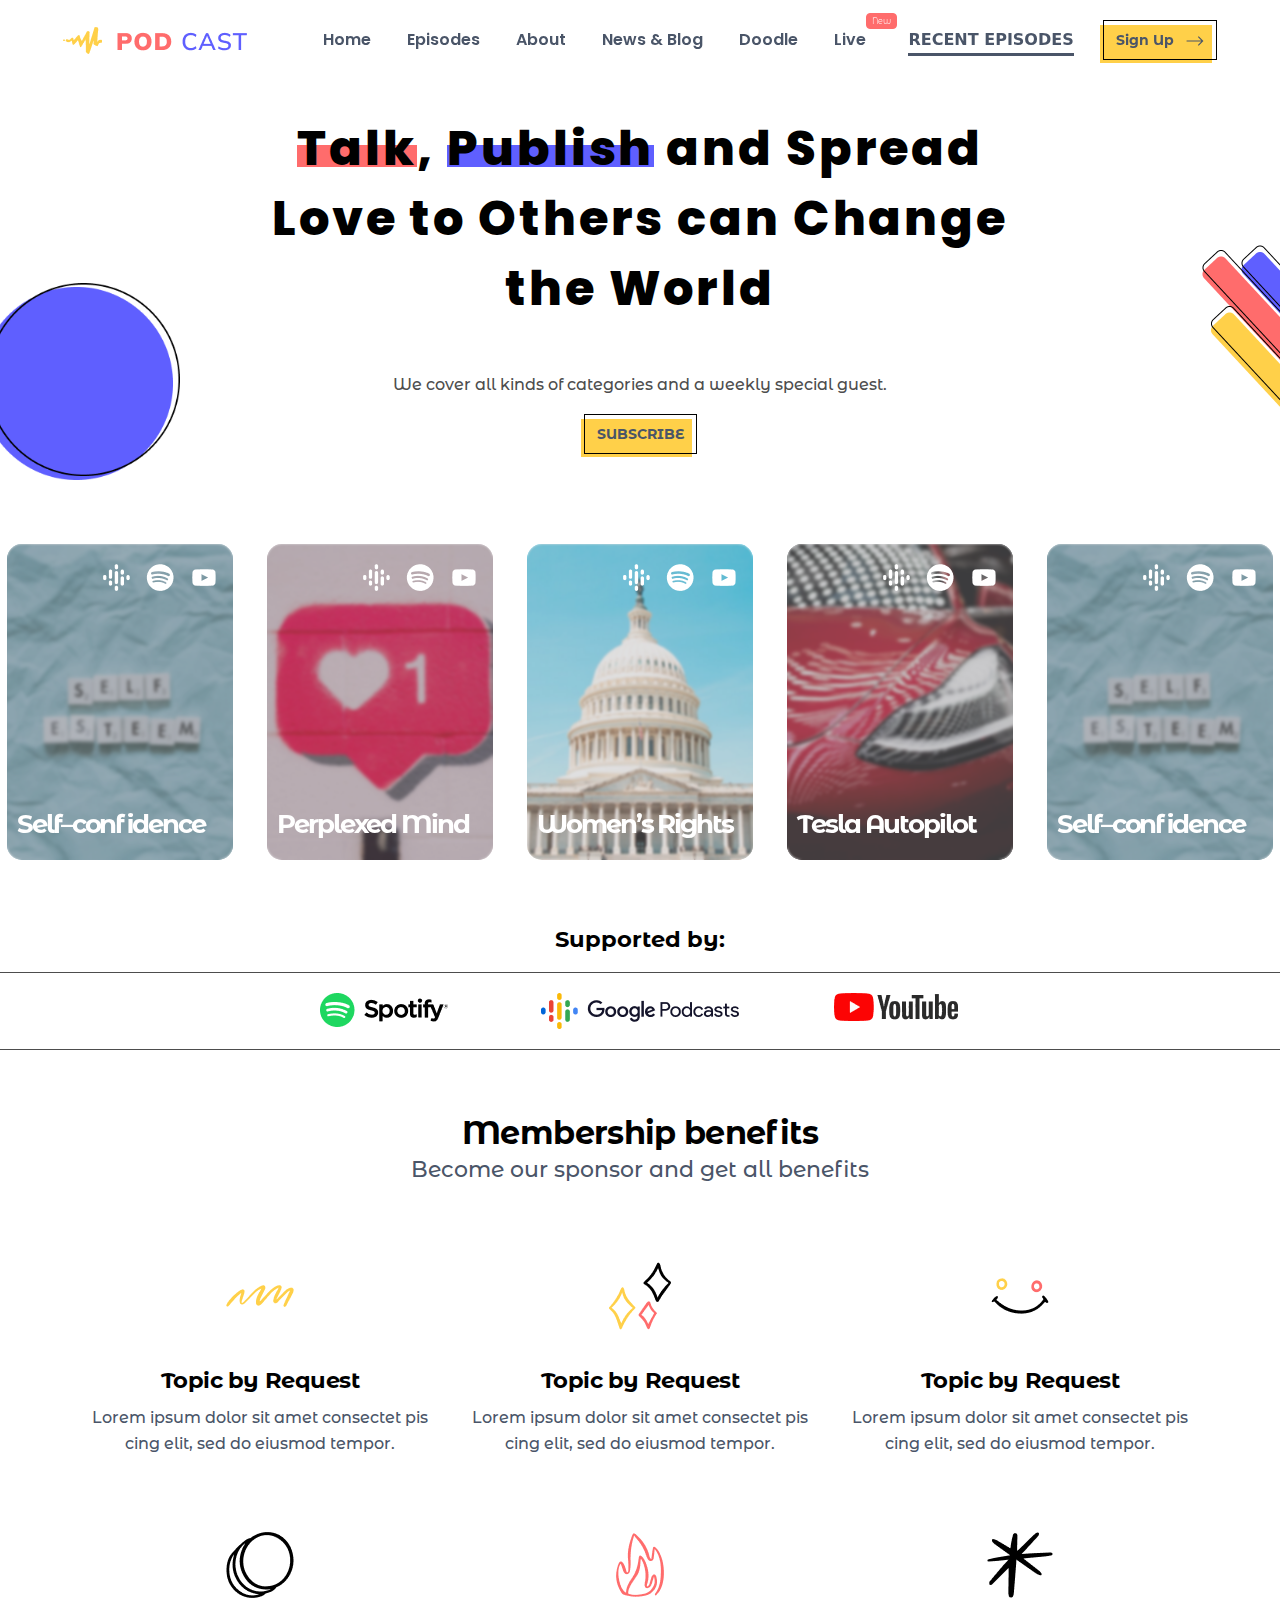
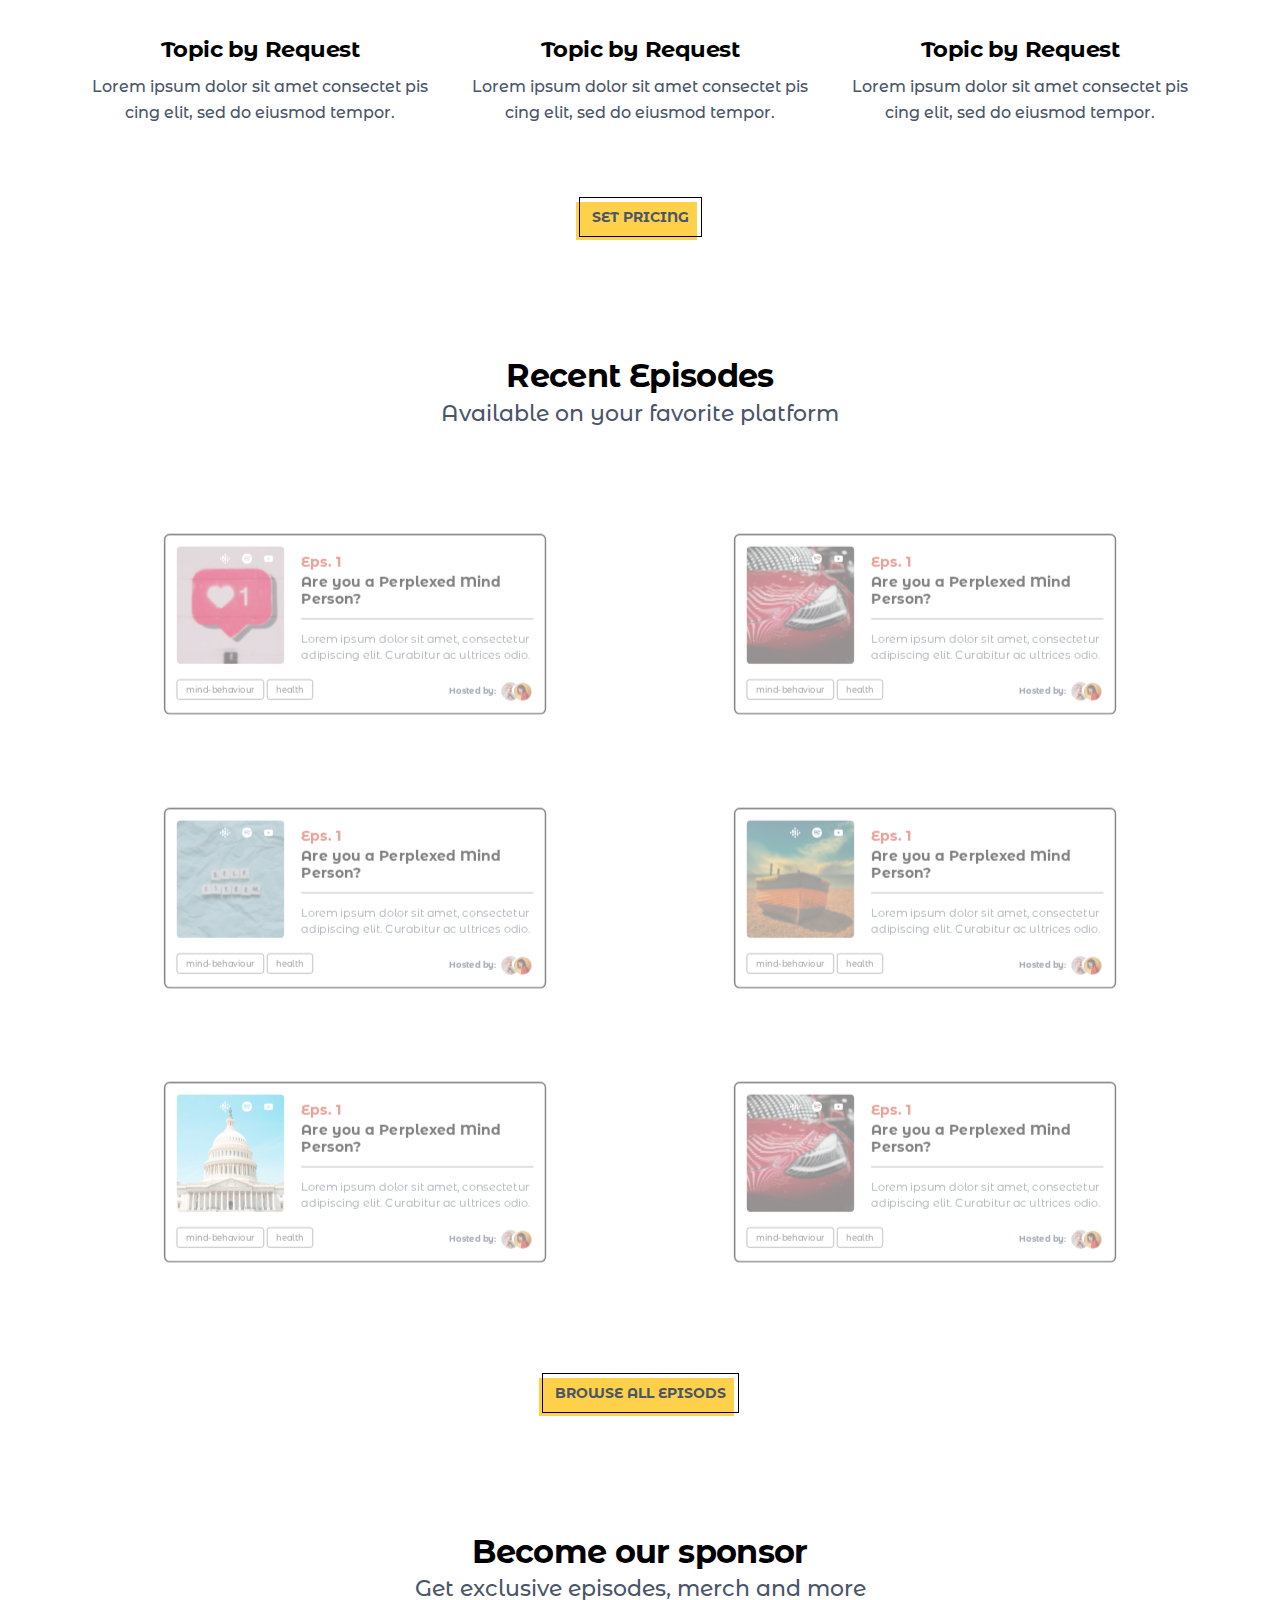
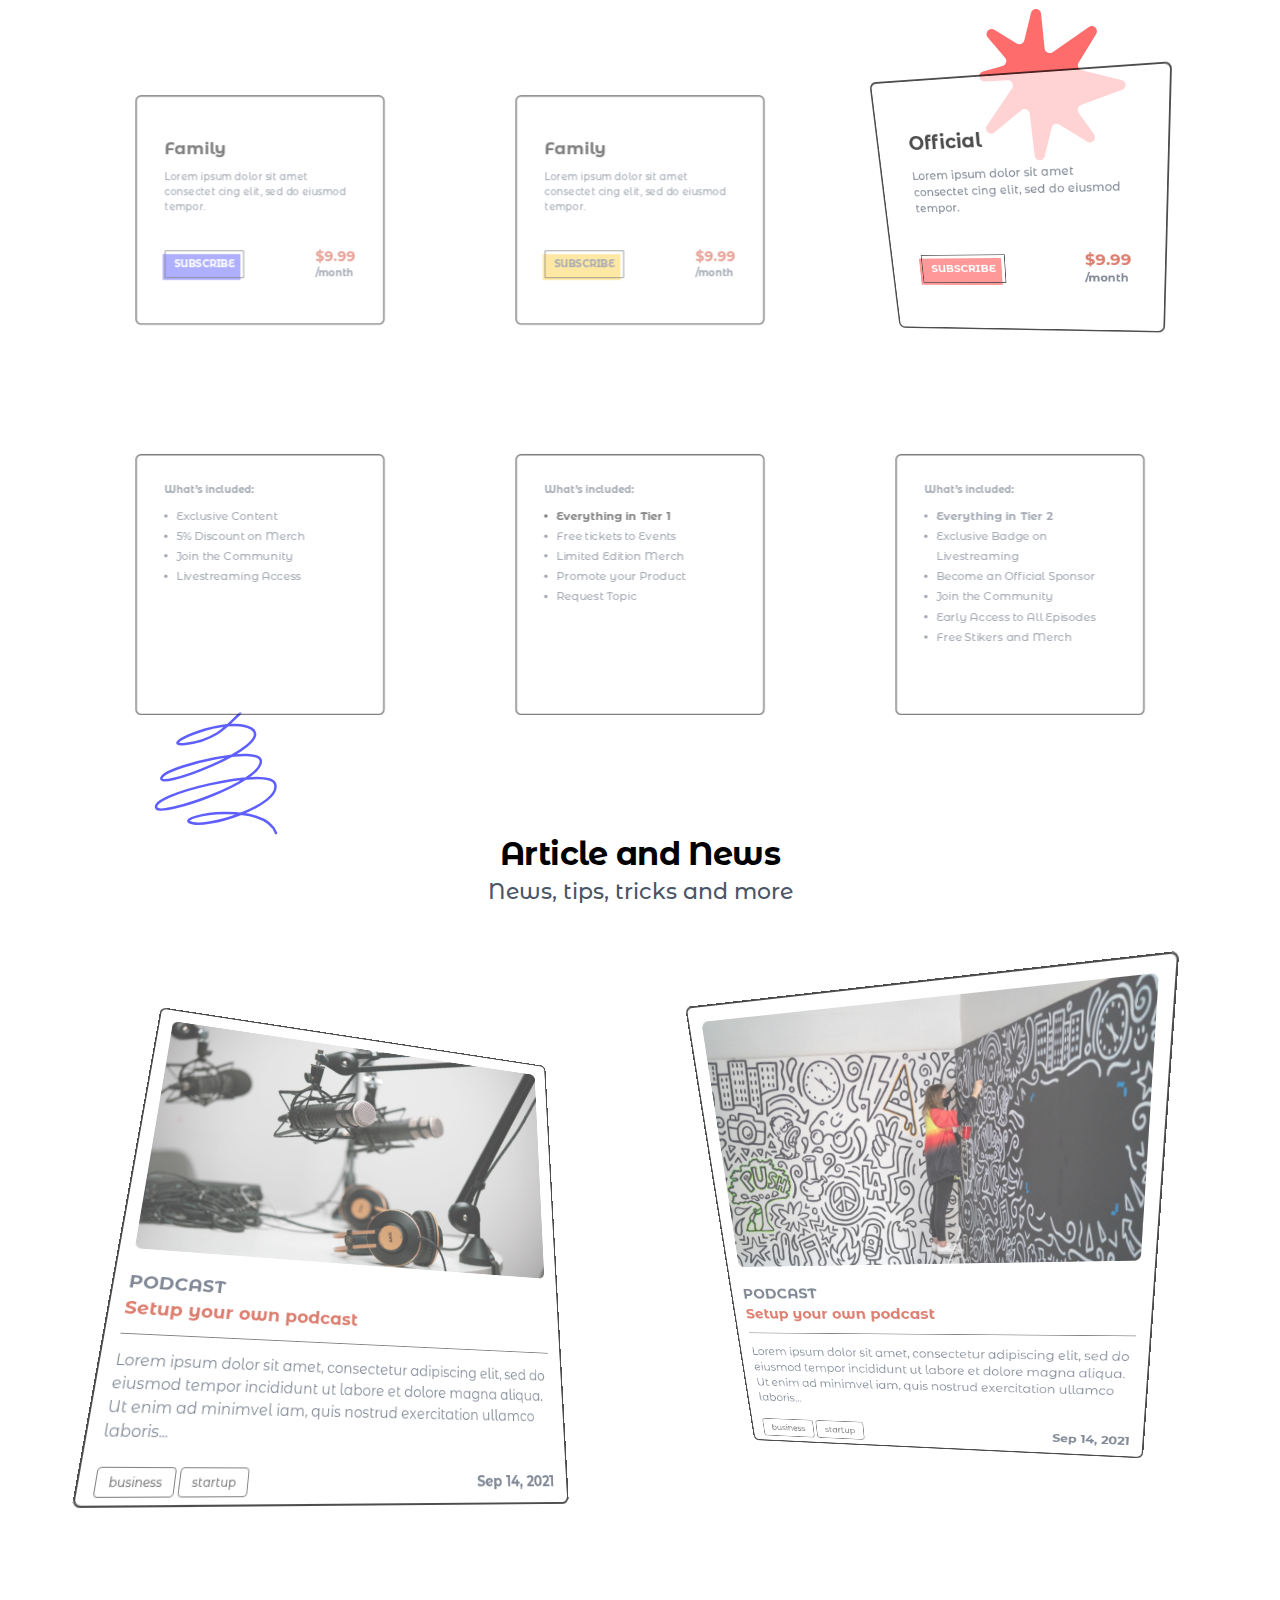
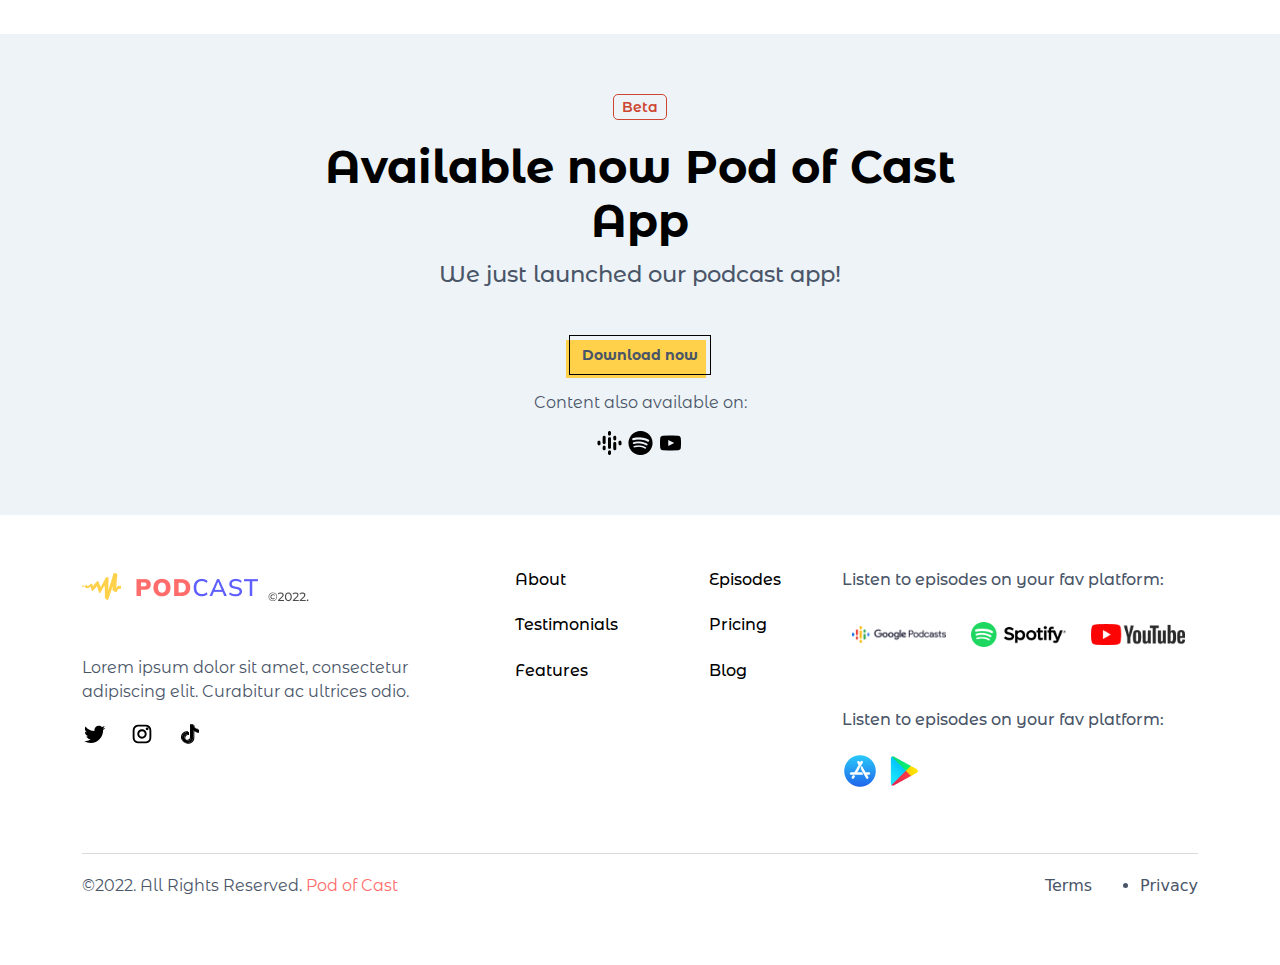
<file: index.html>
<!DOCTYPE html>

<html>

<head>
  <meta charset="utf-8">
  <meta http-equiv="X-UA-Compatible" content="IE=edge">
  <title></title>
  <meta name="description" content="">
  <meta name="viewport" content="width=device-width, initial-scale=1">
  <link rel="stylesheet" href="assets/css/preloader.css" type="text/css">
  <link rel="stylesheet" href="assets/plugins/slick/slick.1.8.1.css" type="text/css">
  <link rel="stylesheet" href="assets/css/index.css" type="text/css">
  <link rel="stylesheet" href="assets/css/bootstrap.min.css" type="text/css">

  <!-- Make css by page name and individual responsive -->
</head>

<body>

  <main id="main">

    <!-- Preloader started  -->
    <section id="preloader">
      <div class="loading">
        <span style="width:80px"><img class="img-fluid w-100" src="assets/images/loader/loader_icon.svg" alt=""></span>
        <span style="color: #FF6C6C; font-weight: bold;">P</span>
        <span style="color: #FF6C6C; font-weight: bold;">O</span>
        <span style="color: #FF6C6C; font-weight: bold;">D</span>
        <span style="color: #5F5FFF; font-weight: bold;">C</span>
        <span style="color: #5F5FFF;">A</span>
        <span style="color: #5F5FFF;">S</span>
        <span style="color: #5F5FFF;">T</span>
      </div>
    </section>
    <!-- Preloader Ended  -->


    <section id="navbar">
      <nav class="navbar navbar-expand-lg navbar-light bg-light fixed-top">
        <div class="container-fluid">
          <a class="navbar-brand" href="/"><img class="img-fluid" src="assets/images/logo/Logo.png" alt=""></a>
          <button class="navbar-toggler" type="button" data-bs-toggle="collapse"
            data-bs-target="#navbarSupportedContent" aria-controls="navbarSupportedContent" aria-expanded="false"
            aria-label="Toggle navigation">
            <span class="navbar-toggler-icon"></span>
          </button>
          <div class="collapse navbar-collapse" id="navbarSupportedContent" style="height: 100%;">
            <ul class="navbar-nav mx-auto mb-2 mb-lg-0 d-flex ">

              <li class="nav-item">
                <a class="nav-link active" aria-current="page" href="/">Home</a>
              </li>

              <li class="nav-item">
                <a class="nav-link " aria-current="page" href="pages/episod.html">Episodes</a>
              </li>
              <li class="nav-item">
                <a class="nav-link" href="pages/about.html">About</a>
              </li>
              <!-- <li class="nav-item dropdown">
                <a class="nav-link dropdown-toggle" href="#" id="navbarDropdown" role="button" data-bs-toggle="dropdown"
                  aria-expanded="false">
                  More

                  <svg width="17" height="17" viewBox="0 0 17 17" fill="none" xmlns="http://www.w3.org/2000/svg">
                    <path opacity="0.3"
                      d="M15.1668 8.49992C15.1668 12.1766 12.1762 15.1666 8.50016 15.1666C4.82416 15.1666 1.8335 12.1766 1.8335 8.49992C1.8335 4.82392 4.82416 1.83325 8.50016 1.83325C12.1762 1.83325 15.1668 4.82392 15.1668 8.49992"
                      stroke="black" stroke-opacity="0.4" stroke-width="1.5" />
                    <path
                      d="M11.3141 7.5384C11.3141 7.66574 11.2654 7.79374 11.1681 7.89107L8.85472 10.2157C8.76072 10.3097 8.63338 10.3624 8.50005 10.3624C8.36738 10.3624 8.24005 10.3097 8.14605 10.2157L5.83138 7.89107C5.63671 7.69574 5.63671 7.37974 5.83271 7.1844C6.02871 6.98974 6.34538 6.9904 6.54005 7.18574L8.50005 9.1544L10.46 7.18574C10.6547 6.9904 10.9707 6.98974 11.1667 7.1844C11.2654 7.28174 11.3141 7.4104 11.3141 7.5384Z"
                      fill="black" />
                  </svg>

                </a>
                <ul class="dropdown-menu" aria-labelledby="navbarDropdown">
                  <div class="arrow"></div>
                  <li><a class="dropdown-item" href="pages/news.html">Article & News</a></li>
                  <li><a class="dropdown-item" href="pages/atwork.html">Doodle</a></li>
                </ul>
                
              </li> -->

              <li class="nav-item position-relative">
                <a href="pages/news.html" class="nav-link ">News & Blog</a>
              </li>

              <li class="nav-item position-relative">
                <a href="pages/atwork.html" class="nav-link ">Doodle</a>
              </li>

              <li class="nav-item position-relative">
                <a href="pages/episod.html" class="nav-link ">Live <sup class="badge position-absolute">New</sup></a>
              </li>
            </ul>

            <div class="right_side_nav ">

              <a style="border-bottom: 3px solid #4A5568;" class="text-dark fw-bold pb-1 me-4" href="pages/episod.html">RECENT
                EPISODES</a>
              <a class="them_btn text-dark yellow_btn text-capitalize" href="">Sign Up
                <svg class="ms-2" width="18" height="10" viewBox="0 0 18 10" fill="none"
                  xmlns="http://www.w3.org/2000/svg">
                  <path
                    d="M12.7046 0.26716L17.4375 5.00004L12.7046 9.73291L11.9091 8.93739L15.284 5.5625L0.589361 5.5625V4.4375L15.2839 4.4375L11.9091 1.06268L12.7046 0.26716Z"
                    fill="#4A5568" />
                </svg>

              </a>
            </div>
          </div>
        </div>
      </nav>
    </section>
    <section id="page_content">

      <section  id="hero" class="animated_banner d-flex align-items-center position-relative overflow-hidden first_content">
        <div class="hero_text text-center mx-auto">
          <h1>
            <span class="text1">Talk</span>, <span class="text2">Publish</span> and <span class="text2">Spread
              Love</span> to Others can Change the World
          </h1>

          <p class="mt-2 mt-md-5">We cover all kinds of categories and a weekly special guest.</p>
          <br>
          <a class="them_btn text-dark yellow_btn text-uppercase" href="">Subscribe</a>
        </div>

        <img class="line position-absolute" src="assets/images/hero/lines.png " alt="">
        <img class="circle img-fluid  position-absolute" src="assets/images/hero/circle.png" alt="">
      </section>

      <div class="gap_64"></div>
      <section id="photo_slider">
        <div class="photo_slider_wrapper">

          <div class="img_card"style="background-image:url('assets/images/card/card5.png')">
            <div class="overlay">

              <div class="card_links d-flex gap-3">
                <a href=""><img src="assets/images/icon/podcast_white.png" alt=""></a>
                <a href=""><img src="assets/images/icon/spotify_white.png" alt=""></a>
                <a href=""><img src="assets/images/icon/youtube_white.png" alt=""></a>
              </div>

               <h5 class="caption text-white">Women’s Rights</h5> 
            </div>
          </div>
          <div class="img_card" style="background-image:url('assets/images/card/card_img2.png')">
            <div class="overlay">
              <div class="card_links d-flex gap-3">
                <a href=""><img src="assets/images/icon/podcast_white.png" alt=""></a>
                <a href=""><img src="assets/images/icon/spotify_white.png" alt=""></a>
                <a href=""><img src="assets/images/icon/youtube_white.png" alt=""></a>
    
              </div>
               <h5 class="caption text-white">Tesla Autopilot</h5> 
            </div>
          </div>

          <div class="img_card" style="background-image:url('assets/images/card/card_img3.png') ;">
            <div class="overlay">
              <div class="card_links d-flex gap-3">
                <a href=""><img src="assets/images/icon/podcast_white.png" alt=""></a>
                <a href=""><img src="assets/images/icon/spotify_white.png" alt=""></a>
                <a href=""><img src="assets/images/icon/youtube_white.png" alt=""></a>
    
              </div>
               <h5 class="caption text-white">Self–confidence</h5> 
            </div>
          </div>

          <div class="img_card" style="background-image: url('assets/images/card/card_img.png');">
            <div class="overlay">
              <div class="card_links d-flex gap-3">
                <a href=""><img src="assets/images/icon/podcast_white.png" alt=""></a>
                <a href=""><img src="assets/images/icon/spotify_white.png" alt=""></a>
                <a href=""><img src="assets/images/icon/youtube_white.png" alt=""></a>
    
              </div>
               <h5 class="caption text-white">Perplexed Mind</h5> 
            </div>
          </div>

        </div>



      </section>

      <div class="gap_64"></div>

      <div id="support_slider">
        <h4 class="fw-bold text-center mb-3 text-black"> Supported by: </h4>
        <div class="support_slider_wrapper ">
          <div>
            <img class="img-fluid" src="assets/images/icon/Spotify_logo.png" alt="">
          </div>
          <div>
            <img class="img-fluid" src="assets/images/icon/Google Podcast.png" alt="">
          </div>
          <div>
            <img class="img-fluid" src="assets/images/icon/Youtube_logo.png" alt="">
          </div>
        </div>
      </div>

      <div class="gap_64"></div>

      <section id="memberships" >

          
        <div class="container">
          <div class="heading_group text-center">
            <h2 class="heading_2">Membership benefits</h2>
            <h6 class="sub_heading">Become our sponsor and get all benefits</h6>
          </div>

          <div class="gap_40"></div>
  
          <div class="row">
            <div class="col-12 col-md-6 col-lg-4">
              <div class="service_cards text-center mx-auto">
                <img class="mx-auto" src="assets/images/icon/Scribble.png" alt="">
                <div class="heading_4 text-black mb-2">Topic by Request</div>
                <p class="text-dark">
                 Lorem ipsum dolor sit amet consectet pis
                 cing elit, sed do eiusmod tempor.
                </p>
             </div>
            </div>
            <div class="col-12 col-md-6 col-lg-4">
              <div class="service_cards text-center mx-auto">
                <img class="mx-auto" src="assets/images/icon/Shining stars.png" alt="">
                <div class="heading_4 text-black mb-2">Topic by Request</div>
                <p class="text-dark">
                 Lorem ipsum dolor sit amet consectet pis
                 cing elit, sed do eiusmod tempor.
                </p>
             </div>
            </div>
            <div class="col-12 col-md-6 col-lg-4">
              <div class="service_cards text-center mx-auto">
                <img class="mx-auto" src="assets/images/icon/Face 1.png" alt="">
                <div class="heading_4 text-black mb-2">Topic by Request</div>
                <p class="text-dark">
                 Lorem ipsum dolor sit amet consectet pis
                 cing elit, sed do eiusmod tempor.
                </p>
             </div>
            </div>
            <div class="col-12 col-md-6 col-lg-4">
              <div class="service_cards text-center mx-auto">
                <img class="mx-auto" src="assets/images/icon/Coin.png" alt="">
                <div class="heading_4 text-black mb-2">Topic by Request</div>
                <p class="text-dark">
                 Lorem ipsum dolor sit amet consectet pis
                 cing elit, sed do eiusmod tempor.
                </p>
             </div>
            </div>
            <div class="col-12 col-md-6 col-lg-4">
              <div class="service_cards text-center mx-auto">
                <img class="mx-auto" src="assets/images/icon/Fire.png" alt="">
                <div class="heading_4 text-black mb-2">Topic by Request</div>
                <p class="text-dark">
                 Lorem ipsum dolor sit amet consectet pis
                 cing elit, sed do eiusmod tempor.
                </p>
             </div>
            </div>
            <div class="col-12 col-md-6 col-lg-4">
              <div class="service_cards text-center mx-auto">
                <img class="mx-auto" src="assets/images/icon/Star.png" alt="">
                <div class="heading_4 text-black mb-2">Topic by Request</div>
                <p class="text-dark">
                 Lorem ipsum dolor sit amet consectet pis
                 cing elit, sed do eiusmod tempor.
                </p>
             </div>
            </div>
          </div>

          <div class="gap_40"></div>
           <div class="btn_wrapper text-center">
            <a class="them_btn yellow_btn text-dark " href="">SET PRICING</a>
           </div>
        </div>
        <div class="gap_64"></div>
      </section>


      <section id="episods">
        <div class="gap_64"></div>
        <div class="heading_group text-center">
          <h2 class="heading_2">Recent Episodes</h2>
          <h6 class="sub_heading">Available on your favorite platform</h6>
        </div>

        <div class="gap_64"></div>
        <div class="container">
          <div class="row">
            <div class="col-12 col-md-6">
              <div class="card card1 p-2 p-md-3 mb-3 " data-aos="wake-up" data-aos-duration="1200">
                <div class="card_body ">
                    <div class="row">
                      <div class="col-12 col-lg-4">
                       
                        <div class="left_img">
                          <div class="card_links d-flex gap-3">
                            <a href=""><img src="assets/images/icon/podcast_white.png" alt=""></a>
                            <a href=""><img src="assets/images/icon/spotify_white.png" alt=""></a>
                            <a href=""><img src="assets/images/icon/youtube_white.png" alt=""></a>
                          </div>
                          <img class="w-100 img-fluid" src="assets/images/card/card_img.png" alt="">
                        </div>
                      </div>
                      <div class="col-12 col-lg-8">
                        <div class="card_info">
                          <div class="card_heading d-flex flex-column justify-content-between pb-1 pb-md-3 mt-2 mt-md-0">
                            <h5 class="text-brown fw-bold">Eps. 1</h5>
                            <h3 class="text-black fw-bold">Are you a Perplexed Mind Person?</h3>
                          </div>
        
                          <div class="card_details mt-1 mt-md-3">
                            <p>Lorem ipsum dolor sit amet, consectetur adipiscing elit. Curabitur ac ultrices odio. </p>
                          </div>
                        </div>
                      </div>
                    </div>
                </div>
                <div class="card_footer d-flex justify-content-between mt-2 mt-md-4">
                  <div class="btn_group">
                    <a class="bordered_btn" href="">mind-behaviour</a>
                    <a class="bordered_btn" href="">health</a>
                  </div>
      
                  <div class="hosters">
                    <span class="fw-bold">Hosted by: </span>
                    <span class="hosters_img">
                      <a href=""><img class="avatar" src="assets/images/avatar/avatar1.png" alt=""></a>
                      <a href=""><img class="avatar" src="assets/images/avatar/avatar2.png" alt=""></a>
                    </span>
                  </div>
                </div>
              </div>
            </div>
            <div class="col-12 col-md-6">
              <div class="card card1 p-2 p-md-3 mb-3" data-aos="wake-up" data-aos-duration="1400">
                <div class="card_body ">
                    <div class="row">
                      <div class="col-12 col-lg-4">
                        <div class="left_img">
                          <div class="card_links d-flex gap-3">
                            <a href=""><img src="assets/images/icon/podcast_white.png" alt=""></a>
                            <a href=""><img src="assets/images/icon/spotify_white.png" alt=""></a>
                            <a href=""><img src="assets/images/icon/youtube_white.png" alt=""></a>
                          </div>
                          <img class="w-100 img-fluid" src="assets/images/card/card_img2.png" alt="">
                        </div>
                      </div>
                      <div class="col-12 col-lg-8">
                        <div class="card_info">
                          <div class="card_heading d-flex flex-column justify-content-between pb-1 pb-md-3 mt-2 mt-md-0">
                            <h5 class="text-brown fw-bold">Eps. 1</h5>
                            <h3 class="text-black fw-bold">Are you a Perplexed Mind Person?</h3>
                          </div>
        
                          <div class="card_details mt-1 mt-md-3">
                            <p>Lorem ipsum dolor sit amet, consectetur adipiscing elit. Curabitur ac ultrices odio. </p>
                          </div>
                        </div>
                      </div>
                    </div>
                </div>
                <div class="card_footer d-flex justify-content-between mt-2 mt-md-4">
                  <div class="btn_group">
                    <a class="bordered_btn" href="">mind-behaviour</a>
                    <a class="bordered_btn" href="">health</a>
                  </div>
      
                  <div class="hosters">
                    <span class="fw-bold">Hosted by: </span>
                    <span class="hosters_img">
                      <a href=""><img class="avatar" src="assets/images/avatar/avatar1.png" alt=""></a>
                      <a href=""><img class="avatar" src="assets/images/avatar/avatar2.png" alt=""></a>
                    </span>
                  </div>
                </div>
              </div>
            </div>
            <div class="col-12 col-md-6">
              <div class="card card1  p-2 p-md-3 mb-3" data-aos="wake-up" data-aos-duration="1200">
                <div class="card_body ">
                    <div class="row">
                      <div class="col-12 col-lg-4">
                        <div class="left_img">
                          <div class="card_links d-flex gap-3">
                            <a href=""><img src="assets/images/icon/podcast_white.png" alt=""></a>
                            <a href=""><img src="assets/images/icon/spotify_white.png" alt=""></a>
                            <a href=""><img src="assets/images/icon/youtube_white.png" alt=""></a>
                          </div>
                          <img class="w-100 img-fluid" src="assets/images/card/card_img3.png" alt="">
                        </div>
                      </div>
                      <div class="col-12 col-lg-8">
                        <div class="card_info">
                          <div class="card_heading d-flex flex-column justify-content-between pb-1 pb-md-3 mt-2 mt-md-0">
                            <h5 class="text-brown fw-bold">Eps. 1</h5>
                            <h3 class="text-black fw-bold">Are you a Perplexed Mind Person?</h3>
                          </div>
        
                          <div class="card_details mt-1 mt-md-3">
                            <p>Lorem ipsum dolor sit amet, consectetur adipiscing elit. Curabitur ac ultrices odio. </p>
                          </div>
                        </div>
                      </div>
                    </div>
                </div>
                <div class="card_footer d-flex justify-content-between mt-2 mt-md-4">
                  <div class="btn_group">
                    <a class="bordered_btn" href="">mind-behaviour</a>
                    <a class="bordered_btn" href="">health</a>
                  </div>
      
                  <div class="hosters">
                    <span class="fw-bold">Hosted by: </span>
                    <span class="hosters_img">
                      <a href=""><img class="avatar" src="assets/images/avatar/avatar1.png" alt=""></a>
                      <a href=""><img class="avatar" src="assets/images/avatar/avatar2.png" alt=""></a>
                    </span>
                  </div>
                </div>
              </div>
            </div>
            <div class="col-12 col-md-6">
              <div class="card card1   p-2 p-md-3 mb-3" data-aos="wake-up" data-aos-duration="1400">
                <div class="card_body ">
                    <div class="row">
                      <div class="col-12 col-lg-4">
                        <div class="left_img">
                          <div class="card_links d-flex gap-3">
                            <a href=""><img src="assets/images/icon/podcast_white.png" alt=""></a>
                            <a href=""><img src="assets/images/icon/spotify_white.png" alt=""></a>
                            <a href=""><img src="assets/images/icon/youtube_white.png" alt=""></a>
                          </div>
                          <img class="w-100 img-fluid" src="assets/images/card/card_img4.png" alt="">
                        </div>
                      </div>
                      <div class="col-12 col-lg-8">
                        <div class="card_info">
                          <div class="card_heading d-flex flex-column justify-content-between pb-1 pb-md-3 mt-2 mt-md-0">
                            <h5 class="text-brown fw-bold">Eps. 1</h5>
                            <h3 class="text-black fw-bold">Are you a Perplexed Mind Person?</h3>
                          </div>
        
                          <div class="card_details mt-1 mt-md-3">
                            <p>Lorem ipsum dolor sit amet, consectetur adipiscing elit. Curabitur ac ultrices odio. </p>
                          </div>
                        </div>
                      </div>
                    </div>
                </div>
                <div class="card_footer d-flex justify-content-between mt-2 mt-md-4">
                  <div class="btn_group">
                    <a class="bordered_btn" href="">mind-behaviour</a>
                    <a class="bordered_btn" href="">health</a>
                  </div>
      
                  <div class="hosters">
                    <span class="fw-bold">Hosted by: </span>
                    <span class="hosters_img">
                      <a href=""><img class="avatar" src="assets/images/avatar/avatar1.png" alt=""></a>
                      <a href=""><img class="avatar" src="assets/images/avatar/avatar2.png" alt=""></a>
                    </span>
                  </div>
                </div>
              </div>
            </div>
            <div class="col-12 col-md-6">
              <div class="card card1   p-2 p-md-3 mb-3" data-aos="wake-up" data-aos-duration="1200">
                <div class="card_body ">
                    <div class="row">
                      <div class="col-12 col-lg-4">
                        <div class="left_img">
                          <div class="card_links d-flex gap-3">
                            <a href=""><img src="assets/images/icon/podcast_white.png" alt=""></a>
                            <a href=""><img src="assets/images/icon/spotify_white.png" alt=""></a>
                            <a href=""><img src="assets/images/icon/youtube_white.png" alt=""></a>
                          </div>
                          <img class="w-100 img-fluid" src="assets/images/card/card5.png" alt="">
                        </div>
                      </div>
                      <div class="col-12 col-lg-8">
                        <div class="card_info">
                          <div class="card_heading d-flex flex-column justify-content-between pb-1 pb-md-3 mt-2 mt-md-0">
                            <h5 class="text-brown fw-bold">Eps. 1</h5>
                            <h3 class="text-black fw-bold">Are you a Perplexed Mind Person?</h3>
                          </div>
        
                          <div class="card_details mt-1 mt-md-3">
                            <p>Lorem ipsum dolor sit amet, consectetur adipiscing elit. Curabitur ac ultrices odio. </p>
                          </div>
                        </div>
                      </div>
                    </div>
                </div>
                <div class="card_footer d-flex justify-content-between mt-2 mt-md-4">
                  <div class="btn_group">
                    <a class="bordered_btn" href="">mind-behaviour</a>
                    <a class="bordered_btn" href="">health</a>
                  </div>
      
                  <div class="hosters">
                    <span class="fw-bold">Hosted by: </span>
                    <span class="hosters_img">
                      <a href=""><img class="avatar" src="assets/images/avatar/avatar1.png" alt=""></a>
                      <a href=""><img class="avatar" src="assets/images/avatar/avatar2.png" alt=""></a>
                    </span>
                  </div>
                </div>
              </div>
            </div>
            <div class="col-12 col-md-6">
              <div class="card card1  p-2 p-md-3 mb-3" data-aos="wake-up" data-aos-duration="1400">
                <div class="card_body ">
                    <div class="row">
                      <div class="col-12 col-lg-4">
                        <div class="left_img">
                          <div class="card_links d-flex gap-3">
                            <a href=""><img src="assets/images/icon/podcast_white.png" alt=""></a>
                            <a href=""><img src="assets/images/icon/spotify_white.png" alt=""></a>
                            <a href=""><img src="assets/images/icon/youtube_white.png" alt=""></a>
                          </div>
                          <img class="w-100 img-fluid" src="assets/images/card/card_img2.png" alt="">
                        </div>
                      </div>
                      <div class="col-12 col-lg-8">
                        <div class="card_info">
                          <div class="card_heading d-flex flex-column justify-content-between pb-1 pb-md-3 mt-2 mt-md-0">
                            <h5 class="text-brown fw-bold">Eps. 1</h5>
                            <h3 class="text-black fw-bold">Are you a Perplexed Mind Person?</h3>
                          </div>
        
                          <div class="card_details mt-1 mt-md-3">
                            <p>Lorem ipsum dolor sit amet, consectetur adipiscing elit. Curabitur ac ultrices odio. </p>
                          </div>
                        </div>
                      </div>
                    </div>
                </div>
                <div class="card_footer d-flex justify-content-between mt-2 mt-md-4">
                  <div class="btn_group">
                    <a class="bordered_btn" href="">mind-behaviour</a>
                    <a class="bordered_btn" href="">health</a>
                  </div>
      
                  <div class="hosters">
                    <span class="fw-bold">Hosted by: </span>
                    <span class="hosters_img">
                      <a href=""><img class="avatar" src="assets/images/avatar/avatar1.png" alt=""></a>
                      <a href=""><img class="avatar" src="assets/images/avatar/avatar2.png" alt=""></a>
                    </span>
                  </div>
                </div>
              </div>
            </div>

          </div>
        </div>
        <div class="gap_64"></div>

        <div class="btn_wrapper text-center">
          <a class="them_btn yellow_btn text-uppercase text-dark" href="">Browse All Episods</a>
        </div>
        <div class="gap_64"></div>
      </section>

      <section id="sponsor">
        <div class="gap_64"></div>
        <svg class="chorki star" width="147" height="153" viewBox="0 0 147 153" fill="none" xmlns="http://www.w3.org/2000/svg">
          <path d="M51.9887 4.87672C53.3442 -0.705837 61.4555 -0.155127 62.044 5.5594L65.6395 40.4751C66.0381 44.3452 70.4411 46.3701 73.6387 44.1538L109.872 19.0398C114.413 15.8926 120.026 21.1847 117.152 25.9027L99.5972 54.7149C97.7956 57.672 99.3924 61.5272 102.757 62.3443L142.68 72.0374C147.588 73.2291 147.98 80.0588 143.24 81.8045L102.008 96.991C98.8376 98.1586 97.651 102.025 99.6203 104.77L115.053 126.281C118.301 130.807 112.996 136.527 108.238 133.628L80.2851 116.597C77.328 114.796 73.4728 116.392 72.6557 119.757L65.7196 148.325C64.3741 153.866 56.3387 153.379 55.6724 147.716L50.7185 105.607C50.246 101.591 45.5186 99.6866 42.3941 102.254L15.36 124.467C10.8054 128.21 4.57888 122.546 7.87398 117.658L33.0832 80.2626C35.4422 76.7633 32.7859 72.0742 28.5717 72.2984L5.65256 73.5178C-0.451023 73.8426 -1.87764 65.1227 4.0112 63.4854L23.5438 58.0546C27.1391 57.055 28.4874 52.6655 26.073 49.82L8.79029 29.4511C5.0341 25.0242 10.3917 18.7556 15.3497 21.7763L37.7149 35.4028C40.672 37.2044 44.5272 35.6076 45.3443 32.2426L51.9887 4.87672Z" fill="#FF6C6C"/>
          </svg>
          <svg class="spring" width="124" height="124" viewBox="0 0 124 124" fill="none" xmlns="http://www.w3.org/2000/svg">
            <path d="M86.3474 2C76.4722 11.0172 63.6396 29.7092 31.2177 32.9779C-0.450531 36.1705 74.6031 3.02726 97.5111 17.6517C124.289 34.7467 -8.1881 84.113 8.77193 64.9345C18.2604 54.205 106.907 33.3564 106.907 50.2606C106.907 71.7648 8.77179 104.986 2.66813 97.3922C-8.09955 83.9963 114.757 54.8902 121.001 72.7607C128.447 94.07 50.0547 119.321 35.4387 111.169C23.7459 104.647 110.256 89.7993 122 122" stroke="#5F5FFF" stroke-width="2.5" stroke-linecap="round"/>
            </svg>
            
        <div class="heading_group text-center">
          <h2 class="heading_2">Become our sponsor</h2>
          <h6 class="sub_heading">Get exclusive episodes, merch and more</h6>
        </div>

        <div class="gap_40"></div>
        <div class="container">
          <div class="row">
            <div class="col-12 col-md-6 col-lg-4">
              <div class="group_card  mb-3 mb-lg-0">
                <div class="card d-flex flex-column gap-5 " data-aos="wake-up" data-aos-duration="1400">
                  
                  <div class="part1 card_heading border-0">
                    <h4 class="text-black fw-bold ">Family</h4>
                    <p class="mt-3">Lorem ipsum dolor sit amet consectet
                      cing elit, sed do eiusmod tempor.</p>
                    </div>
      
                    <div class="button_and_price d-flex align-items-center justify-content-between">
                      <a class="them_btn blue_btn text-white text-uppercase" href="">Subscribe</a>
                      <div>
                        <h5 class="text-brown fw-bold">$9.99</h5>
                        <small class="text-dark  fw-bold">/month</small>
                      </div>
                    </div>
                </div>
      
                <div class="part2 card mt-4" data-aos="wake-up" data-aos-duration="1400">
                  <h6>What’s included:</h6>
                  <div class="features mt-3">
                    <ul>
                      <li>Exclusive Content</li>
                      <li>5% Discount on Merch</li>
                      <li>Join the Community</li>
                      <li>Livestreaming Access</li>
                    </ul>
                  </div>
                </div>
              </div>
            </div>
            <div class="col-12 col-md-6 col-lg-4">
              <div class="group_card  mb-3 mb-lg-0">
                <div class="card d-flex flex-column gap-5 " data-aos="wake-up" data-aos-duration="1400">
                  
                  <div class="part1 card_heading border-0">
                    <h4 class="text-black fw-bold ">Family</h4>
                    <p class="mt-3">Lorem ipsum dolor sit amet consectet
                      cing elit, sed do eiusmod tempor.</p>
                    </div>
      
                    <div class="button_and_price d-flex align-items-center justify-content-between">
                      <a class="them_btn yellow_btn text-dark text-uppercase" href="">Subscribe</a>
                      <div>
                        <h5 class="text-brown fw-bold">$9.99</h5>
                        <small class="text-dark  fw-bold">/month</small>
                      </div>
                    </div>
                </div>
      
                <div class="part2 card mt-4" data-aos="wake-up" data-aos-duration="1400">
                  <h6>What’s included:</h6>
                  <div class="features mt-3">
                    <ul>
                      <li class="fw-bold text-black">Everything in Tier 1</li>
                      <li>Free tickets to Events</li>
                      <li>Limited Edition Merch</li>
                      <li>Promote your Product</li>
                      <li>Request Topic</li>
                    </ul>
                  </div>
                </div>
              </div>
            </div>
            <div class="col-12 col-md-6 col-lg-4 mx-auto">
              <div class="group_card mb-3 mb-lg-0">
                <div class="card  d-flex flex-column gap-5 " data-aos="right-skew" data-aos-duration="1400">
                  
                  <div class="part1 card_heading border-0">
                    <h4 class="text-black fw-bold ">Official</h4>
                    <p class="mt-3">Lorem ipsum dolor sit amet consectet
                      cing elit, sed do eiusmod tempor.</p>
                    </div>
      
                    <div class="button_and_price d-flex align-items-center justify-content-between">
                      <a class="them_btn red_btn text-white text-uppercase" href="">Subscribe</a>
                      <div>
                        <h5 class="text-brown fw-bold">$9.99</h5>
                        <small class="text-dark text-lowercase fw-bold">/month</small>
                      </div>
                    </div>
                </div>
      
                <div class="part2 card mt-4" data-aos="wake-up" data-aos-duration="1400">
                  <h6>What’s included:</h6>
                  <div class="features mt-3">
                    <ul>
                      <li class="fw-bold">Everything in Tier 2</li>
                      <li >Exclusive Badge on Livestreaming</li>
                      <li>Become an Official Sponsor</li>
                      <li>Join the Community</li>
                      <li>Early Access to All Episodes</li>
                      <li>Free Stikers and Merch</li>
                    </ul>
                  </div>
                </div>
              </div>
            </div>

          </div>
        </div>
        <div class="gap_64"></div>
      </section>

      <section id="article_news">
        <div class="heading_group text-center">
          <h2 class="heading_2">Article and News</h2>
          <h6 class="sub_heading">News, tips, tricks and more</h6>
        </div>
        <div class="gap_40"></div>
        <div class="container">
          <div class="row">
            <div class="col-12 col-md-6">
              <div class="card card2    p-2 p-md-3 mb-4 mb-lg-0 " data-aos="left-skew" data-aos-duration="1200">
                <div class="card_body ">
                    <div class="row">
                      <div class="col-12 ">
                        <div class="left_img"><img class="w-100 img-fluid" src="assets/images/card/card2_1.png" alt=""></div>
                      </div>
                      <div class="col-12">
                        <div class="card_info">
                          <div class="card_heading d-flex flex-column justify-content-between pb-1 pb-md-3 mt-2 mt-md-0">
                            <h5 class="text-uppercase mt-1 mt-md-3 fw-bold">Podcast</h5>
                            <h3 class="text-brown fw-bold ">Setup your own podcast</h3>
                          </div>
        
                          <div class="card_details mt-1 mt-md-3">
                            <p>Lorem ipsum dolor sit amet, consectetur adipiscing elit, sed do eiusmod tempor incididunt ut labore et dolore magna aliqua. Ut enim ad minimvel iam, quis nostrud exercitation ullamco laboris... </p>
                          </div>
                        </div>
                      </div>
                    </div>
                </div>
                <div class="card_footer d-flex flex-wrap justify-content-between mt-2 mt-md-4 gap-2">
                  <div class="btn_group">
                    <a class="bordered_btn" href="">business</a>
                    <a class="bordered_btn" href="">startup</a>
                  </div>
      
                  <div class="date">
                    <p class="fw-bold">Sep 14, 2021</p>
                  </div>
                </div>
              </div>
      
            </div>
            <div class="col-12 col-md-6">
              <div class="card card2    p-2 p-md-3 mb-4 mb-lg-0 " data-aos="right-skew" data-aos-duration="1200">
                <div class="card_body ">
                    <div class="row">
                      <div class="col-12 ">
                        <div class="left_img"><img class="w-100 img-fluid" src="assets/images/card/card2_2.png" alt=""></div>
                      </div>
                      <div class="col-12">
                        <div class="card_info">
                          <div class="card_heading d-flex flex-column justify-content-between pb-1 pb-md-3 mt-2 mt-md-0">
                            <h5 class="text-uppercase mt-1 mt-md-3 fw-bold">Podcast</h5>
                            <h3 class="text-brown fw-bold ">Setup your own podcast</h3>
                          </div>
        
                          <div class="card_details mt-1 mt-md-3">
                            <p>Lorem ipsum dolor sit amet, consectetur adipiscing elit, sed do eiusmod tempor incididunt ut labore et dolore magna aliqua. Ut enim ad minimvel iam, quis nostrud exercitation ullamco laboris... </p>
                          </div>
                        </div>
                      </div>
                    </div>
                </div>
                <div class="card_footer d-flex flex-wrap justify-content-between mt-2 mt-md-4 gap-2">
                  <div class="btn_group">
                    <a class="bordered_btn" href="">business</a>
                    <a class="bordered_btn" href="">startup</a>
                  </div>
      
                  <div class="date">
                    <p class="fw-bold">Sep 14, 2021</p>
                  </div>
                </div>
              </div>
            </div>
          </div>
        </div>

        <div class="gap_64"></div>
      </section>

      <section id="app_ad">
        <div class="gap_32"></div>
        <div class="banner1 position-relative overflow-hidden">
          <div style="gap:100px" class="banner_el_wrapper d-flex flex-column ">
            <div class="banner_text text-center text-center">

              <div class="red_badge mx-auto"> Beta</div>
              <h2 class="text-black mx-auto">Available now
                Pod of Cast App</h2>
  
                <p class="text-dark mt-2">We just launched our podcast app!</p>
            </div>
  
            <div class="banner_actions text-center">
              <div>
                <a class="them_btn yellow_btn text-dark" href=""> Download now </a>

                <p class="text-dark mt-4">Content also available on:</p>

              </div>
              
              <div class="mt-3">
                <a href=""><img src="assets/images/icon/podcast.png" alt=""></a>
                <a href=""><img src="assets/images/icon/spotify.png" alt=""></a>
                <a href=""><img src="assets/images/icon/youtube.png" alt=""></a>
              </div>
            </div>
          </div>

          <img class="l_moving_img" data-aos="zoom-out-up" data-aos-duration="1200" src="assets/images/banner/mobile1.png" alt="">
          <img class="r_moving_img" data-aos="zoom-out-down" data-aos-duration="1200" src="assets/images/banner/mobile2.png" alt="">
        </div>

      </section> 



    <section id="footer" class="d-flex  justify-content-center flex-column">
      <div class="container">
        <div  class="row">
          <div class="col-lg-4">
            <div class="footer_logo">
              <img src="assets/images/logo/footer_logo.png">
            </div>
            <p>
              Lorem ipsum dolor sit amet, consectetur adipiscing elit. Curabitur ac ultrices odio. 
            </p>
            <div class="footer_socials d-flex gap-4">
              <a href="">
                <svg width="24" height="24" viewBox="0 0 24 24" fill="none" xmlns="http://www.w3.org/2000/svg">
                  <path d="M8.84156 21C6.41531 21 4.15363 20.2943 2.25 19.0767C3.86624 19.1813 6.71855 18.9308 8.49268 17.2386C5.82381 17.1161 4.6202 15.0692 4.4632 14.1945C4.68997 14.2819 5.77148 14.3869 6.382 14.142C3.31192 13.3722 2.84095 10.678 2.94561 9.85573C3.52125 10.2581 4.49809 10.3981 4.88185 10.3631C2.02109 8.31618 3.05027 5.23707 3.55613 4.57226C5.60912 7.4165 8.6859 9.01393 12.4923 9.10278C12.4205 8.78802 12.3826 8.46032 12.3826 8.12373C12.3826 5.70819 14.3351 3.75 16.7435 3.75C18.0019 3.75 19.1358 4.28457 19.9318 5.13963C20.7727 4.94258 22.0382 4.4813 22.6569 4.0824C22.3451 5.20208 21.3742 6.13612 20.7869 6.48231C20.7918 6.49408 20.7821 6.47048 20.7869 6.48231C21.3028 6.40428 22.6986 6.13603 23.25 5.76192C22.9773 6.39094 21.948 7.4368 21.1033 8.02232C21.2605 14.9535 15.9574 21 8.84156 21Z" fill="black"/>
                  </svg>
              </a>

              <a href="">
                <svg width="24" height="24" viewBox="0 0 24 24" fill="none" xmlns="http://www.w3.org/2000/svg">
                  <path d="M18.5332 6.86675C18.5332 7.63995 17.9064 8.26675 17.1332 8.26675C16.36 8.26675 15.7332 7.63995 15.7332 6.86675C15.7332 6.09355 16.36 5.46675 17.1332 5.46675C17.9064 5.46675 18.5332 6.09355 18.5332 6.86675Z" fill="black"/>
                  <path fill-rule="evenodd" clip-rule="evenodd" d="M11.9998 16.6667C14.5772 16.6667 16.6665 14.5774 16.6665 12.0001C16.6665 9.42275 14.5772 7.33342 11.9998 7.33342C9.42251 7.33342 7.33317 9.42275 7.33317 12.0001C7.33317 14.5774 9.42251 16.6667 11.9998 16.6667ZM11.9998 14.8001C13.5462 14.8001 14.7998 13.5465 14.7998 12.0001C14.7998 10.4537 13.5462 9.20008 11.9998 9.20008C10.4534 9.20008 9.19984 10.4537 9.19984 12.0001C9.19984 13.5465 10.4534 14.8001 11.9998 14.8001Z" fill="black"/>
                  <path fill-rule="evenodd" clip-rule="evenodd" d="M2.6665 11.6267C2.6665 8.49045 2.6665 6.92231 3.27687 5.7244C3.81376 4.67069 4.67045 3.814 5.72416 3.27711C6.92206 2.66675 8.49021 2.66675 11.6265 2.66675H12.3732C15.5095 2.66675 17.0776 2.66675 18.2755 3.27711C19.3292 3.814 20.1859 4.67069 20.7228 5.7244C21.3332 6.92231 21.3332 8.49045 21.3332 11.6267V12.3734C21.3332 15.5097 21.3332 17.0779 20.7228 18.2758C20.1859 19.3295 19.3292 20.1862 18.2755 20.7231C17.0776 21.3334 15.5095 21.3334 12.3732 21.3334H11.6265C8.49021 21.3334 6.92206 21.3334 5.72416 20.7231C4.67045 20.1862 3.81376 19.3295 3.27687 18.2758C2.6665 17.0779 2.6665 15.5097 2.6665 12.3734V11.6267ZM11.6265 4.53341H12.3732C13.9721 4.53341 15.0591 4.53487 15.8992 4.60351C16.7176 4.67037 17.1361 4.79157 17.4281 4.94032C18.1305 5.29825 18.7017 5.86938 19.0596 6.57185C19.2084 6.8638 19.3295 7.28231 19.3964 8.10069C19.4651 8.94085 19.4665 10.0278 19.4665 11.6267V12.3734C19.4665 13.9724 19.4651 15.0593 19.3964 15.8995C19.3295 16.7179 19.2084 17.1364 19.0596 17.4283C18.7017 18.1308 18.1305 18.7019 17.4281 19.0598C17.1361 19.2086 16.7176 19.3298 15.8992 19.3967C15.0591 19.4653 13.9721 19.4667 12.3732 19.4667H11.6265C10.0276 19.4667 8.94061 19.4653 8.10044 19.3967C7.28207 19.3298 6.86355 19.2086 6.57161 19.0598C5.86913 18.7019 5.29801 18.1308 4.94008 17.4283C4.79133 17.1364 4.67013 16.7179 4.60327 15.8995C4.53462 15.0593 4.53317 13.9724 4.53317 12.3734V11.6267C4.53317 10.0278 4.53462 8.94085 4.60327 8.10069C4.67013 7.28231 4.79133 6.8638 4.94008 6.57185C5.29801 5.86938 5.86913 5.29825 6.57161 4.94032C6.86355 4.79157 7.28207 4.67037 8.10044 4.60351C8.94061 4.53487 10.0276 4.53341 11.6265 4.53341Z" fill="black"/>
                  </svg>
                  
              </a>

              <a href="">
                <svg width="24" height="24" viewBox="0 0 24 24" fill="none" xmlns="http://www.w3.org/2000/svg">
                  <path d="M6.33822 14.8446C6.45542 13.8742 6.85342 13.3308 7.60344 12.7739C8.67659 12.0195 10.0171 12.4462 10.0171 12.4462V9.91486C10.343 9.90653 10.669 9.92585 10.9914 9.97259V13.2302C10.9914 13.2302 9.65125 12.8035 8.5781 13.5582C7.82849 14.1148 7.42967 14.6586 7.31288 15.629C7.30921 16.1559 7.4081 16.8447 7.86349 17.4403C7.7509 17.3826 7.63614 17.3168 7.5192 17.243C6.51606 16.5694 6.33333 15.5588 6.33822 14.8446ZM16.5264 5.23436C15.7881 4.42541 15.509 3.60866 15.4081 3.03491H16.3367C16.3367 3.03491 16.1516 4.5393 17.501 6.01873L17.5197 6.03863C17.156 5.80985 16.8225 5.5398 16.5264 5.23436ZM21 7.52781V10.7199C21 10.7199 19.815 10.6735 18.938 10.4504C17.7135 10.1384 16.9264 9.65977 16.9264 9.65977C16.9264 9.65977 16.3827 9.31849 16.3388 9.2947V15.8864C16.3388 16.2534 16.2382 17.17 15.9318 17.9345C15.5318 18.9346 14.9144 19.591 14.8009 19.7252C14.8009 19.7252 14.05 20.6125 12.7254 21.2101C11.5314 21.7491 10.4831 21.7355 10.1697 21.7491C10.1697 21.7491 8.35753 21.8209 6.72686 20.7612C6.37424 20.5276 6.04508 20.263 5.74365 19.9709L5.75179 19.9768C7.38287 21.0365 9.19464 20.9648 9.19464 20.9648C9.5084 20.9511 10.5567 20.9648 11.7503 20.4257C13.0738 19.8282 13.8258 18.9408 13.8258 18.9408C13.9381 18.8066 14.5583 18.1502 14.9567 17.1498C15.2624 16.3857 15.3637 15.4687 15.3637 15.1016V8.51071C15.4076 8.53489 15.9509 8.87618 15.9509 8.87618C15.9509 8.87618 16.7384 9.35515 17.9629 9.6668C18.8403 9.8899 20.025 9.93631 20.025 9.93631V7.43498C20.4303 7.52586 20.7758 7.55043 21 7.52781Z" fill="black"/>
                  <path d="M20.0252 7.43497V9.93553C20.0252 9.93553 18.8405 9.88912 17.9631 9.66601C16.7386 9.35398 15.9511 8.8754 15.9511 8.8754C15.9511 8.8754 15.4078 8.53411 15.3639 8.50993V15.1024C15.3639 15.4694 15.2634 16.3864 14.9569 17.1505C14.5569 18.151 13.9395 18.8074 13.826 18.9416C13.826 18.9416 13.0747 19.8289 11.7505 20.4265C10.5569 20.9655 9.50859 20.9519 9.19483 20.9655C9.19483 20.9655 7.38306 21.0373 5.75198 19.9776L5.74384 19.9717C5.57163 19.805 5.40953 19.6289 5.25834 19.4444C4.73784 18.8098 4.41879 18.0593 4.33862 17.8452C4.33848 17.8443 4.33848 17.8434 4.33862 17.8425C4.20961 17.4704 3.93858 16.5768 3.97561 15.7113C4.04113 14.1843 4.57831 13.247 4.72034 13.0122C5.09649 12.3719 5.58572 11.799 6.16626 11.319C6.67855 10.9048 7.25921 10.5753 7.88443 10.3439C8.56031 10.0722 9.28406 9.92661 10.0169 9.91486V12.4462C10.0169 12.4462 8.67636 12.0211 7.60363 12.7739C6.85361 13.3308 6.4556 13.8742 6.3384 14.8446C6.33352 15.5588 6.51624 16.5694 7.51857 17.2434C7.63551 17.3175 7.75027 17.3833 7.86286 17.4407C8.03797 17.6683 8.2511 17.8667 8.49364 18.0277C9.47278 18.6475 10.2932 18.6908 11.3423 18.2883C12.0419 18.0192 12.5685 17.4126 12.8127 16.7406C12.9661 16.3209 12.9641 15.8985 12.9641 15.4616V3.03491H15.4058C15.5067 3.60866 15.7859 4.42541 16.5241 5.23436C16.8202 5.5398 17.1538 5.80985 17.5175 6.03862C17.6249 6.14979 18.1743 6.69936 18.8796 7.03674C19.2442 7.21114 19.6286 7.34476 20.0252 7.43497Z" fill="black"/>
                  <path d="M3.3667 17.0676V17.0696L3.42729 17.2338C3.42033 17.2147 3.39781 17.1566 3.3667 17.0676Z" fill="black"/>
                  <path d="M7.88461 10.3437C7.25939 10.5751 6.67873 10.9047 6.16644 11.3188C5.58572 11.7999 5.09661 12.374 4.72093 13.0155C4.57891 13.2495 4.04172 14.1876 3.9762 15.7146C3.93917 16.5801 4.2102 17.4737 4.33921 17.8458C4.33907 17.8467 4.33907 17.8476 4.33921 17.8485C4.4206 18.0607 4.73843 18.8112 5.25893 19.4477C5.41012 19.6322 5.57222 19.8083 5.74443 19.975C5.19268 19.6093 4.7006 19.1671 4.28427 18.6629C3.76825 18.0338 3.45001 17.2912 3.36699 17.072C3.36689 17.0704 3.36689 17.0688 3.36699 17.0673V17.0645C3.23758 16.6928 2.96573 15.7989 3.00358 14.9322C3.0691 13.4052 3.60628 12.4679 3.74831 12.2331C4.12388 11.5915 4.613 11.0174 5.19382 10.5364C5.706 10.1221 6.28669 9.79254 6.91199 9.56131C7.30202 9.40621 7.70833 9.29179 8.1239 9.22002C8.75019 9.11524 9.38984 9.10616 10.0191 9.19311V9.91469C9.2856 9.92619 8.56113 10.0718 7.88461 10.3437Z" fill="black"/>
                  <path d="M15.4078 3.03476H12.9661V15.4619C12.9661 15.8987 12.9661 16.32 12.8147 16.7408C12.5681 17.4125 12.0435 18.019 11.3444 18.2881C10.2948 18.6922 9.47442 18.6474 8.49569 18.0276C8.25273 17.8673 8.03905 17.6696 7.86328 17.4425C8.69713 17.8688 9.44349 17.8614 10.3681 17.5057C11.0668 17.2366 11.5922 16.6301 11.838 15.958C11.9919 15.5383 11.9898 15.1159 11.9898 14.6795V2.25H15.3615C15.3615 2.25 15.3236 2.55891 15.4078 3.03476ZM20.0252 6.74328V7.43483C19.6293 7.34447 19.2456 7.21085 18.8816 7.0366C18.1764 6.69921 17.627 6.14964 17.5195 6.03848C17.6442 6.11693 17.7736 6.1883 17.907 6.25222C18.7644 6.66255 19.6089 6.78502 20.0252 6.74328Z" fill="black"/>
                  </svg>
                  
              </a>
            </div>
          </div>
          <div class="col-lg-4">
            <div class="footer_link_wrapper d-flex justify-content-between justify-content-lg-around">
              <ul class="footer_links">
                <li><a href="pages/about.html">About</a></li>
                <li><a href="#">Testimonials</a></li>
                <li><a href="#">Features</a></li>
              </ul>

              <ul class="footer_links">
                <li><a href="pages/episod.html">Episodes</a></li>
                <li><a href="#">Pricing</a></li>
                <li><a href="#">Blog</a></li>
              </ul>
            </div>
          </div>
          <div class="col-lg-4 ">
            <div class="footer_add d-flex flex-column justify-content-end">
              <p class="text-dark">Listen to episodes on your fav platform:</p>
              <div class="add_wrapper">
              <a href="https://podcasts.google.com/"><img src="assets/images/icon/Google Podcast.png" alt=""></a>
              <a href="https://open.spotify.com/"><img src="assets/images/icon/Spotify_logo.png" alt=""></a>
              <a href="https://www.youtube.com/"><img src="assets/images/icon/Youtube_logo.png" alt=""></a>
              </div>
            </div>

            <div class="app_market">
              <p class="text-dark">Listen to episodes on your fav platform:</p>

              <a href="https://www.apple.com/app-store/"><img src="assets/images/icon/app_store.png" alt=""></a>
              <a href="https://play.google.com/store/"><img src="assets/images/icon/google_play.png" alt=""></a>

            </div>
          </div>
        </div>
        <div class="gap_64"></div>
        <div class="tiny_footer d-flex justify-content-between">
          <p>©2022. All Rights Reserved. <span class="text_first_color">Pod of Cast</span></p>
          <div class="conditions">
            <ul class="d-flex">
              <li class="me-5" style="list-style:none;">Terms</li>
              <li>Privacy</li>
            </ul>
          </div>
        </div>
      </div>

      
    </section>
  </main>

  <script src="assets/js/core/jquery-3.6.0.js" type="text/javascript"></script>
  <script src="assets/js/core/bootstrap.min.js" type="text/javascript"></script>
  <script src="assets/js/core/popper.min.js" type="text/javascript"></script>
  <script src="assets/js/preloader.js" type="text/javascript"></script>
  <script src="assets/plugins/twin_max/twin_max.js" type="text/javascript"></script>
  <script src="assets/plugins/chorki/chorki.js" type="text/javascript"></script>
  <script src="assets/plugins/slick/slick.1.8.1.js" type="text/javascript"></script>
  <script src="assets/plugins/aos/aos-2.3.1.js" type="text/javascript"></script>
  <script src="assets/js/common.js" type="text/javascript"></script>

  <script>
    AOS.init();
  
  </script>
  <script>
    
$('.photo_slider_wrapper').slick({
  centerMode: true,
  infinite: true,
  centerPadding: '250px',
  slidesToShow: 3,
  arrows:false,
  autoplay:true,
  responsive: [
    {
      breakpoint: 1200,
      settings: {
        slidesToShow: 2,
        centerPadding: '150px',

      }
    },
    {
      breakpoint: 1030,
      settings: {
        slidesToShow: 2, 
        centerPadding: '100px',

      }
    },

    {
      breakpoint: 992,
      settings: {
        slidesToShow: 2,
        centerPadding: '50px',

      }
    },
    {
      breakpoint: 768,
      settings: {
        slidesToShow: 1,
        centerPadding: '50px',

      }
    }

  ]
});
  </script>


<script>
    
  $('.support_slider_wrapper').slick({
    infinite: true,
    slidesToShow: 5,
    arrows:false,
    autoplay:true,
    responsive: [

  
      {
        breakpoint: 992,
        settings: {
          slidesToShow: 3,
  
        }
      },
      {
        breakpoint: 768,
        settings: {
          slidesToShow: 2,
          autoplay:true
  
        }
      }
  
    ]
  });
    </script>




  <script>
    var rect = $('#hero')[0].getBoundingClientRect();
    var mouse = {
      x: 0,
      y: 0,
      moved: false
    };

    $("#hero").mousemove(function (e) {
      mouse.moved = true;
      mouse.x = e.clientX - rect.left;
      mouse.y = e.clientY - rect.top;
    });

    // Ticker event will be called on every frame
    TweenLite.ticker.addEventListener('tick', function () {
      if (mouse.moved) {
        parallaxIt(" #hero img", -150);
      }
      mouse.moved = false;
    });

    function parallaxIt(target, movement) {
      TweenMax.to(target, 0.5, {
        x: (mouse.x - rect.width / 2) / rect.width * movement,
        y: (mouse.y - rect.height / 2) / rect.height * movement
      });
    }

    $(window).on('resize scroll', function () {
      rect = $('#hero')[0].getBoundingClientRect();
    });



  </script>
</body>

</html>
</file>
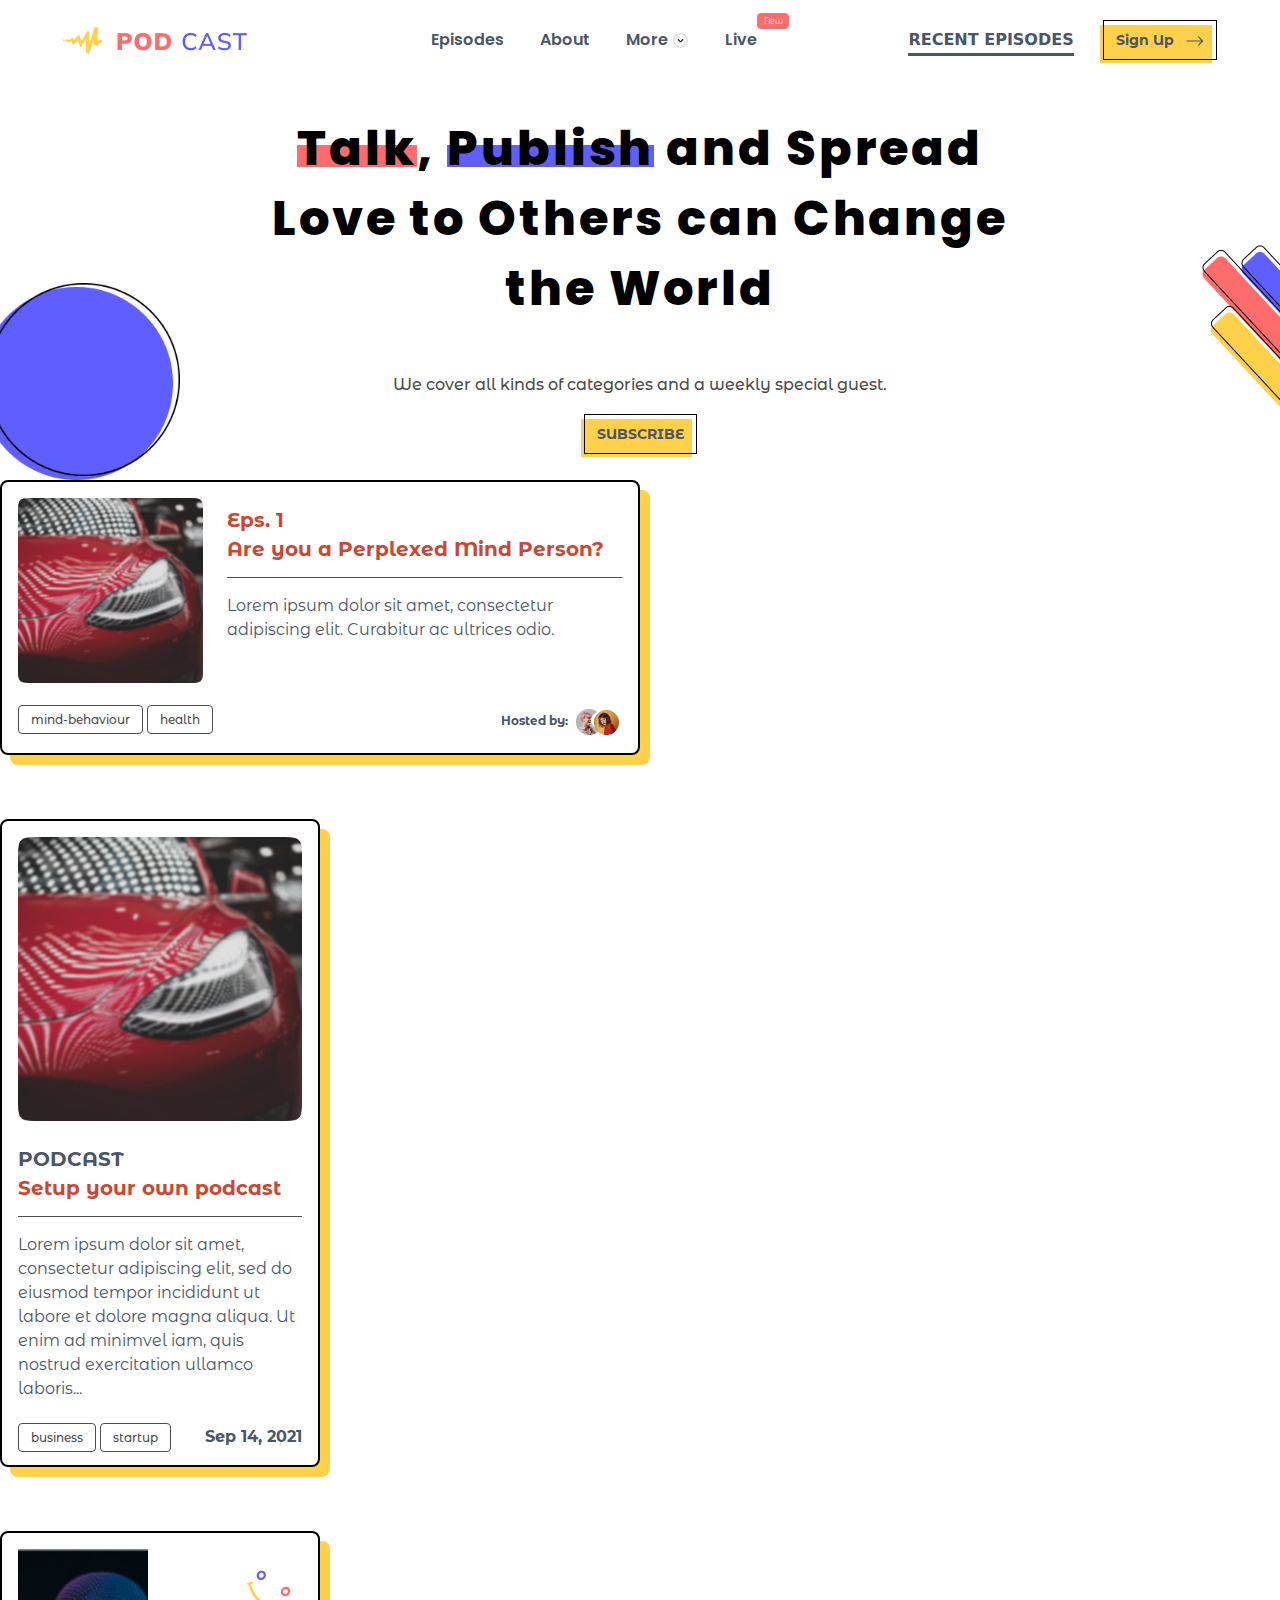
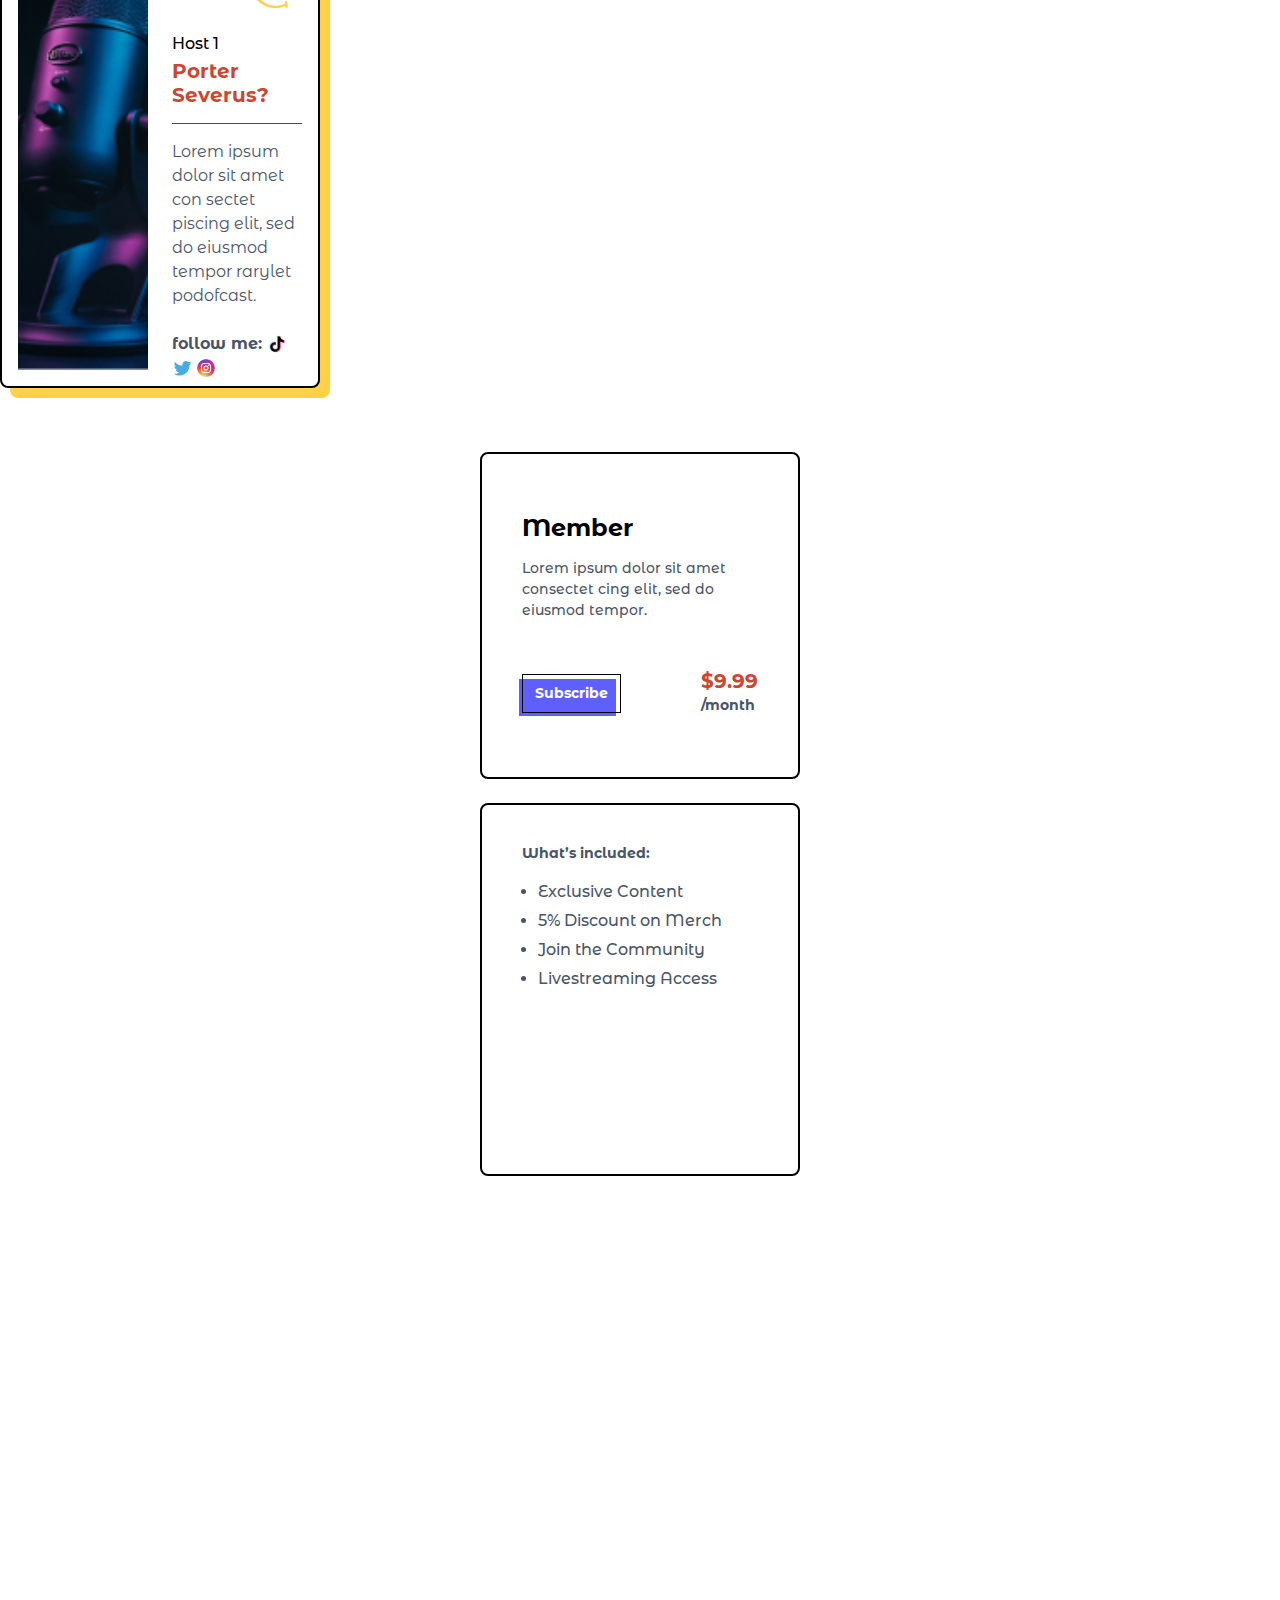
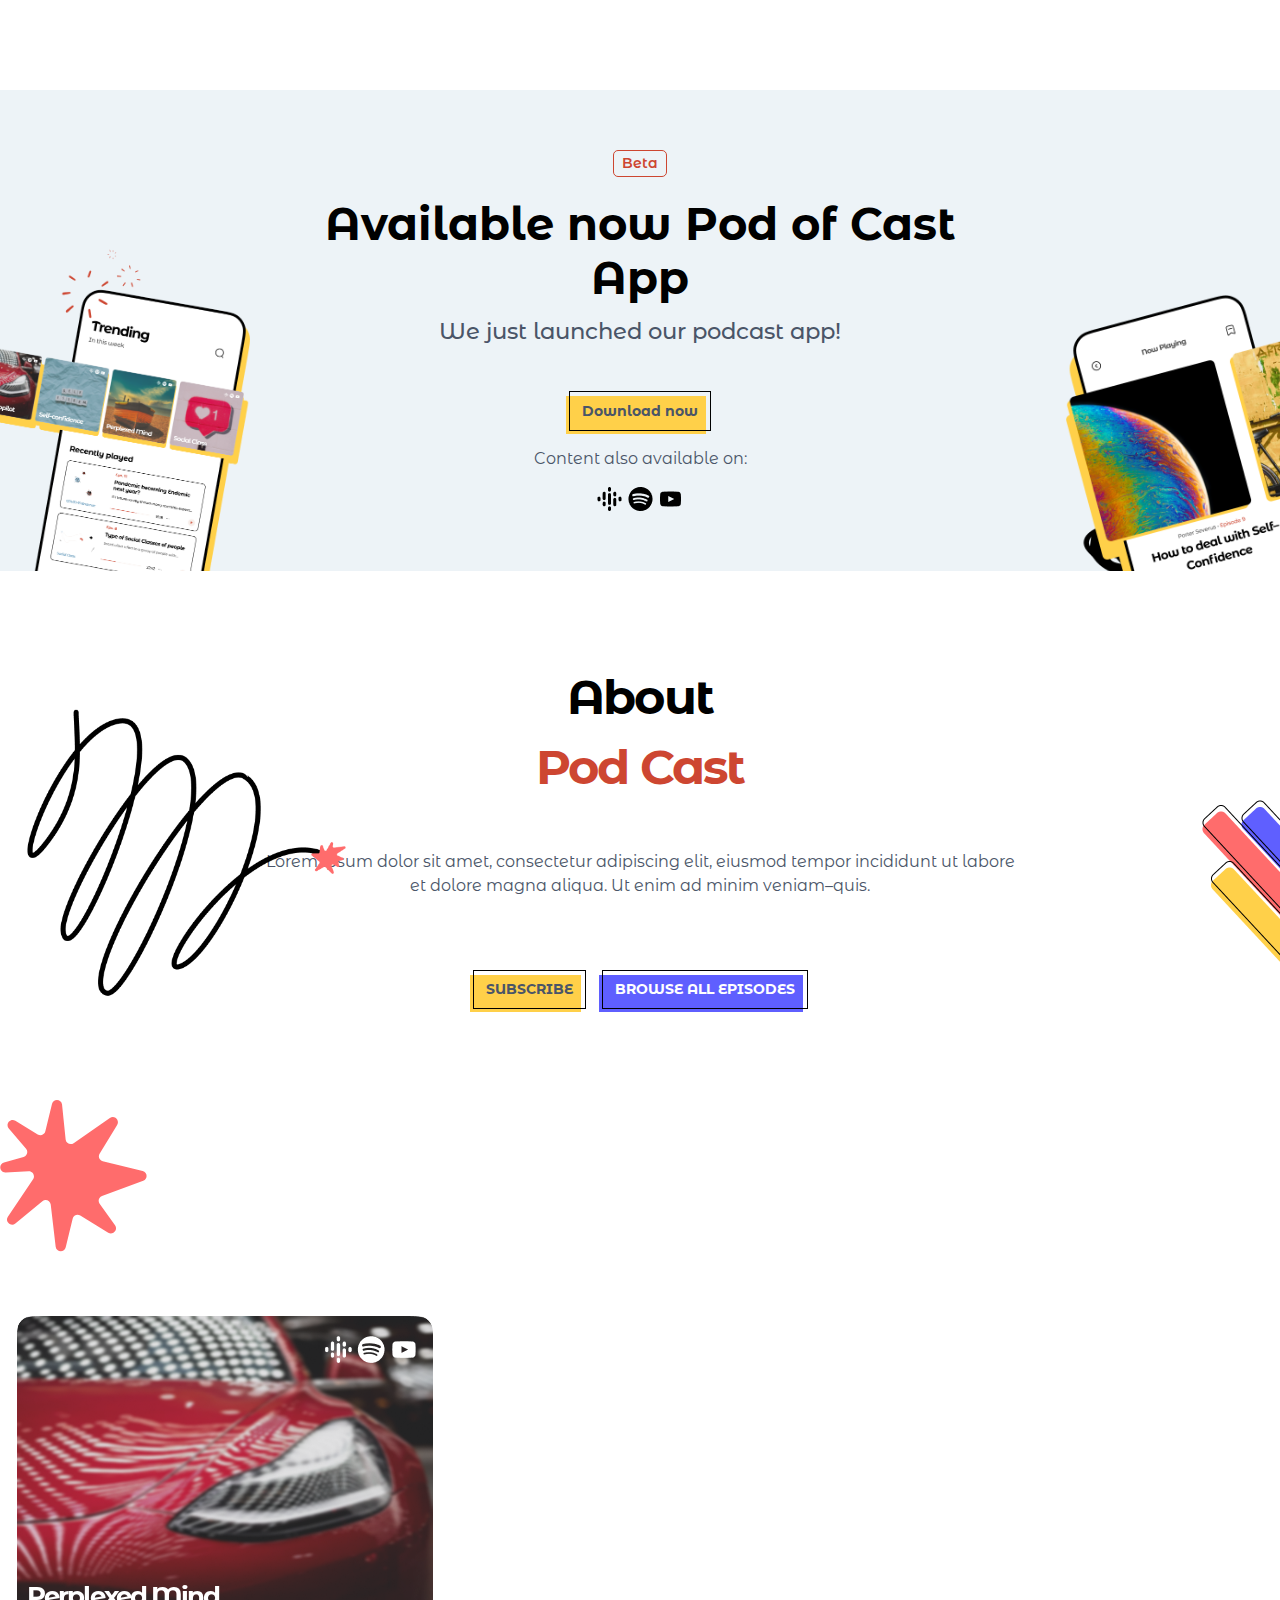
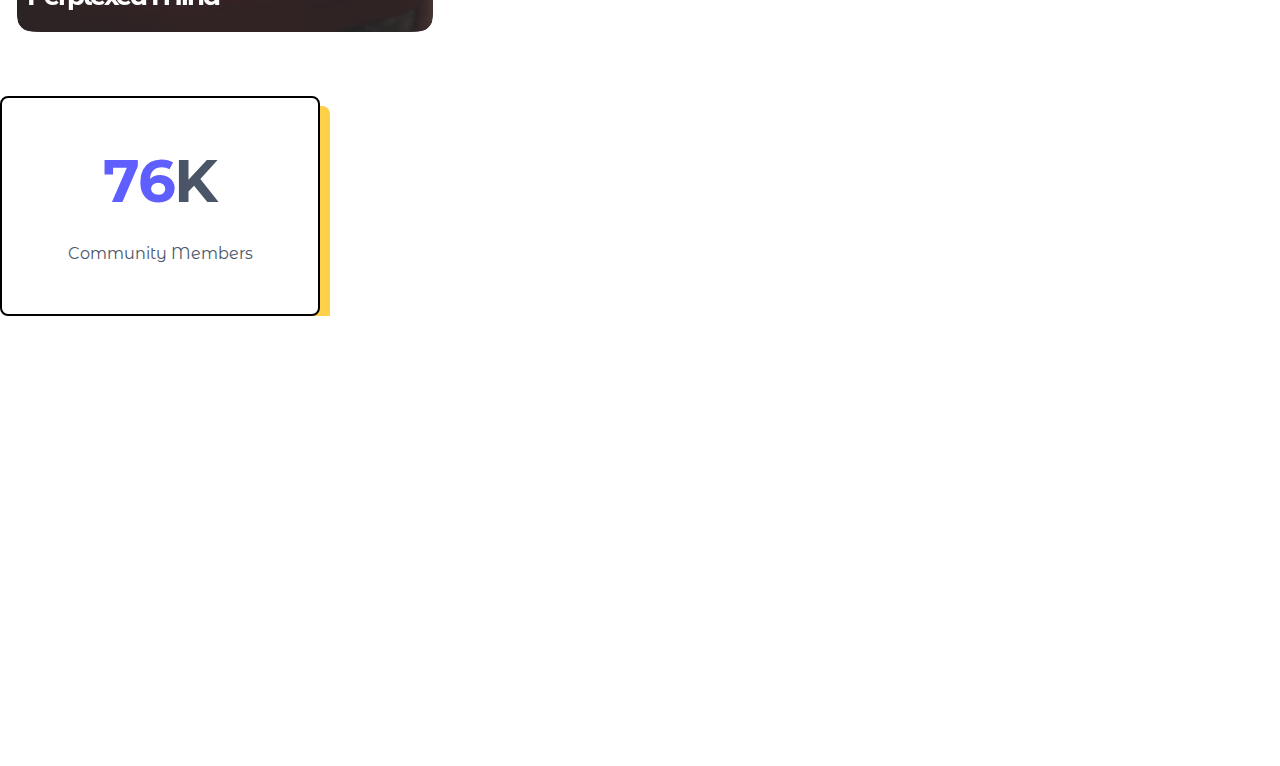
<file: comps.html>
<!DOCTYPE html>

<html>

<head>
  <meta charset="utf-8">
  <meta http-equiv="X-UA-Compatible" content="IE=edge">
  <title></title>
  <meta name="description" content="">
  <meta name="viewport" content="width=device-width, initial-scale=1">
  <link rel="stylesheet" href="assets/css/preloader.css" type="text/css">
  <link rel="stylesheet" href="assets/css/index.css" type="text/css">
  <link rel="stylesheet" href="assets/css/bootstrap.min.css" type="text/css">

  <!-- Make css by page name and individual responsive -->
</head>

<body>

  <main id="main">

    <!-- Preloader started  -->
    <section id="preloader">
      <div class="loading">
        <span style="width:80px"><img class="img-fluid w-100" src="assets/images/loader/loader_icon.svg" alt=""></span>
        <span style="color: #FF6C6C; font-weight: bold;">P</span>
        <span style="color: #FF6C6C; font-weight: bold;">O</span>
        <span style="color: #FF6C6C; font-weight: bold;">D</span>
        <span style="color: #5F5FFF; font-weight: bold;">C</span>
        <span style="color: #5F5FFF;">A</span>
        <span style="color: #5F5FFF;">S</span>
        <span style="color: #5F5FFF;">T</span>
      </div>
    </section>
    <!-- Preloader Ended  -->


    <section id="navbar">
      <nav class="navbar navbar-expand-lg navbar-light bg-light">
        <div class="container-fluid">
          <a class="navbar-brand" href="#"><img class="img-fluid" src="assets/images/logo/Logo.png" alt=""></a>
          <button class="navbar-toggler" type="button" data-bs-toggle="collapse"
            data-bs-target="#navbarSupportedContent" aria-controls="navbarSupportedContent" aria-expanded="false"
            aria-label="Toggle navigation">
            <span class="navbar-toggler-icon"></span>
          </button>
          <div class="collapse navbar-collapse" id="navbarSupportedContent">
            <ul class="navbar-nav mx-auto mb-2 mb-lg-0 d-flex ">
              <li class="nav-item">
                <a class="nav-link active" aria-current="page" href="#">Episodes</a>
              </li>
              <li class="nav-item">
                <a class="nav-link" href="#">About</a>
              </li>
              <li class="nav-item dropdown">
                <a class="nav-link dropdown-toggle" href="#" id="navbarDropdown" role="button" data-bs-toggle="dropdown"
                  aria-expanded="false">
                  More

                  <svg width="17" height="17" viewBox="0 0 17 17" fill="none" xmlns="http://www.w3.org/2000/svg">
                    <path opacity="0.3"
                      d="M15.1668 8.49992C15.1668 12.1766 12.1762 15.1666 8.50016 15.1666C4.82416 15.1666 1.8335 12.1766 1.8335 8.49992C1.8335 4.82392 4.82416 1.83325 8.50016 1.83325C12.1762 1.83325 15.1668 4.82392 15.1668 8.49992"
                      stroke="black" stroke-opacity="0.4" stroke-width="1.5" />
                    <path
                      d="M11.3141 7.5384C11.3141 7.66574 11.2654 7.79374 11.1681 7.89107L8.85472 10.2157C8.76072 10.3097 8.63338 10.3624 8.50005 10.3624C8.36738 10.3624 8.24005 10.3097 8.14605 10.2157L5.83138 7.89107C5.63671 7.69574 5.63671 7.37974 5.83271 7.1844C6.02871 6.98974 6.34538 6.9904 6.54005 7.18574L8.50005 9.1544L10.46 7.18574C10.6547 6.9904 10.9707 6.98974 11.1667 7.1844C11.2654 7.28174 11.3141 7.4104 11.3141 7.5384Z"
                      fill="black" />
                  </svg>

                </a>
                <ul class="dropdown-menu" aria-labelledby="navbarDropdown">
                  <div class="arrow"></div>
                  <li><a class="dropdown-item" href="#">Action</a></li>
                  <li><a class="dropdown-item" href="#">Another action</a></li>
                  <li>
                    <hr class="dropdown-divider">
                  </li>
                  <li><a class="dropdown-item" href="#">Something else here</a></li>
                </ul>
              </li>
              <li class="nav-item position-relative">
                <a href="" class="nav-link ">Live <sup class="badge position-absolute">New</sup></a>
              </li>
            </ul>

            <div class="right_side_nav ">

              <a style="border-bottom: 3px solid #4A5568;" class="text-dark fw-bold pb-1 me-4" href="">RECENT
                EPISODES</a>
              <a class="them_btn text-dark yellow_btn text-capitalize" href="">Sign Up
                <svg class="ms-2" width="18" height="10" viewBox="0 0 18 10" fill="none"
                  xmlns="http://www.w3.org/2000/svg">
                  <path
                    d="M12.7046 0.26716L17.4375 5.00004L12.7046 9.73291L11.9091 8.93739L15.284 5.5625L0.589361 5.5625V4.4375L15.2839 4.4375L11.9091 1.06268L12.7046 0.26716Z"
                    fill="#4A5568" />
                </svg>

              </a>
            </div>
          </div>
        </div>
      </nav>
    </section>
    <section id="page_content">

      <section id="hero" class="animated_banner d-flex align-items-center position-relative overflow-hidden">
        <div class="hero_text text-center mx-auto">
          <h1>
            <span class="text1">Talk</span>, <span class="text2">Publish</span> and <span class="text2">Spread
              Love</span> to Others can Change the World
          </h1>

          <p class="mt-5">We cover all kinds of categories and a weekly special guest.</p>
          <br>
          <a class="them_btn text-dark yellow_btn text-uppercase" href="">Subscribe</a>
        </div>

        <img class="line position-absolute" src="assets/images/hero/lines.png " alt="">
        <img class="circle img-fluid  position-absolute" src="assets/images/hero/circle.png" alt="">
      </section>



        <div class="card card1 has_shadow  p-1 p-md-3 w-50">
          <div class="card_body ">
              <div class="row">
                <div class="col-12 col-lg-4">
                  <div class="left_img"><img class="w-100 img-fluid" src="assets/images/card/card_img2.png" alt=""></div>
                </div>
                <div class="col-12 col-lg-8">
                  <div class="card_info">
                    <div class="card_heading d-flex flex-column justify-content-between pb-1 pb-md-3 mt-2 mt-md-0">
                      <h5 class="text-brown fw-bold">Eps. 1</h5>
                      <h3 class="text-brown fw-bold">Are you a Perplexed Mind Person?</h3>
                    </div>
  
                    <div class="card_details mt-1 mt-md-3">
                      <p>Lorem ipsum dolor sit amet, consectetur adipiscing elit. Curabitur ac ultrices odio. </p>
                    </div>
                  </div>
                </div>
              </div>
          </div>
          <div class="card_footer d-flex justify-content-between mt-2 mt-md-4">
            <div class="btn_group">
              <a class="bordered_btn" href="">mind-behaviour</a>
              <a class="bordered_btn" href="">health</a>
            </div>

            <div class="hosters">
              <span class="fw-bold">Hosted by: </span>
              <span class="hosters_img">
                <a href=""><img class="avatar" src="assets/images/avatar/avatar1.png" alt=""></a>
                <a href=""><img class="avatar" src="assets/images/avatar/avatar2.png" alt=""></a>
              </span>
            </div>
          </div>
        </div>


        <div class="gap_64"></div>
        <div class="card card2 has_shadow  p-1 p-md-3 w-25">
          <div class="card_body ">
              <div class="row">
                <div class="col-12 ">
                  <div class="left_img"><img class="w-100 img-fluid" src="assets/images/card/card_img2.png" alt=""></div>
                </div>
                <div class="col-12">
                  <div class="card_info">
                    <div class="card_heading d-flex flex-column justify-content-between pb-1 pb-md-3 mt-2 mt-md-0">
                      <h5 class="text-uppercase mt-1 mt-md-3 fw-bold">Podcast</h5>
                      <h3 class="text-brown fw-bold ">Setup your own podcast</h3>
                    </div>
  
                    <div class="card_details mt-1 mt-md-3">
                      <p>Lorem ipsum dolor sit amet, consectetur adipiscing elit, sed do eiusmod tempor incididunt ut labore et dolore magna aliqua. Ut enim ad minimvel iam, quis nostrud exercitation ullamco laboris... </p>
                    </div>
                  </div>
                </div>
              </div>
          </div>
          <div class="card_footer d-flex flex-wrap justify-content-between mt-2 mt-md-4 gap-2">
            <div class="btn_group">
              <a class="bordered_btn" href="">business</a>
              <a class="bordered_btn" href="">startup</a>
            </div>

            <div class="date">
              <p class="fw-bold">Sep 14, 2021</p>
            </div>
          </div>
        </div>

        <div class="gap_64"></div>
        <div class="card card3 has_shadow  p-1 p-md-3 w-25">
          <div class="card_body ">
              <div class="row">
                <div class="col-6">
                  <div class="left_img h-100 "><img style="object-fit:cover;" class="w-100 h-100 img-fluid" src="assets/images/card/speaker.png" alt=""></div>
                </div>
                <div class="col-6">
                  <div class="card_info d-flex flex-column justify-content-between h-100">
                    <div class="card_top right_img d-flex justify-content-end">
                      <img class="w-50" src="assets/images/card/Face 1.png" alt="">
                    </div>

                    <div class="card_bottom">
                      <div class="card_heading d-flex flex-column justify-content-between pb-1 pb-md-3 mt-2 mt-md-0">
                        <h6 class="text-black">Host 1</h6>
                        <h3 class="text-black fw-bold">Porter Severus?</h3>
                      </div>
    
                      <div class="card_details mt-1 mt-md-3">
                        <p>Lorem ipsum dolor sit amet con
                          sectet piscing elit, sed do eiusmod tempor rarylet podofcast. </p>
                      </div>
  
                      <div class="card_footer d-flex  mt-2 mt-md-4 justify-content-end">
            
                        <div class="socials align-content-end">
                          <span class="fw-bold">follow me: </span>
                          <span class="social_img">
                            <a href=""><img class="avatar" src="assets/images/icon/tiktok.png" alt=""></a>
                            <a href=""><img class="avatar" src="assets/images/icon/twitter.png" alt=""></a>
                            <a href=""><img class="avatar" src="assets/images/icon/instagram.png" alt=""></a>
                          </span>
                        </div>
                      </div>
                    </div>
                    
                  </div>
                </div>
              </div>
          </div>
          
        </div>

        <div class="gap_64">

        </div>

        <div class="group_card w-25">
          <div class="card  d-flex flex-column gap-5 ">
            
            <div class="part1 card_heading border-0">
              <h4 class="text-black fw-bold ">Member</h4>
              <p class="mt-3">Lorem ipsum dolor sit amet consectet
                cing elit, sed do eiusmod tempor.</p>
              </div>

              <div class="button_and_price d-flex align-items-center justify-content-between">
                <a class="them_btn blue_btn text-white" href="">Subscribe</a>
                <div>
                  <h5 class="text-brown fw-bold">$9.99</h5>
                  <small class="text-dark text-lowercase fw-bold">/month</small>
                </div>
              </div>
          </div>

          <div class="part2 card mt-4">
            <h6>What’s included:</h6>
            <div class="features mt-3">
              <ul>
                <li>Exclusive Content</li>
                <li>5% Discount on Merch</li>
                <li>Join the Community</li>
                <li>Livestreaming Access</li>
              </ul>
            </div>
          </div>
        </div>

        <div class="gap_64"></div>


        <section id="footer">

        </section>

        </div>




        <div class="banner1 position-relative overflow-hidden">
          <div style="gap:100px" class="banner_el_wrapper d-flex flex-column ">
            <div class="banner_text text-center text-center">

              <div class="red_badge mx-auto"> Beta</div>
              <h2 class="text-black mx-auto">Available now
                Pod of Cast App</h2>
  
                <p class="text-dark mt-2">We just launched our podcast app!</p>
            </div>
  
            <div class="banner_actions text-center">
              <div>
                <a class="them_btn yellow_btn text-dark" href=""> Download now </a>

                <p class="text-dark mt-4">Content also available on:</p>

              </div>
              
              <div class="mt-3">
                <a href=""><img src="assets/images/icon/podcast.png" alt=""></a>
                <a href=""><img src="assets/images/icon/spotify.png" alt=""></a>
                <a href=""><img src="assets/images/icon/youtube.png" alt=""></a>
              </div>
            </div>
          </div>

          <img class="l_moving_img" src="assets/images/banner/mobile1.png" alt="">
          <img class="r_moving_img" src="assets/images/banner/mobile2.png" alt="">
        </div>

        <div class="gap_64"></div>

        <section style="min-height: 450px;" id="banner2" class="animated_banner d-flex align-items-center position-relative overflow-hidden">
          <div class="banner2_text text-center mx-auto">
            <h1 class="text-black text-capitalize">
              About
            </h1>
            <h1 class="text-brown text-capitalize">
              Pod Cast
            </h1>
  
            <p class="my-5 mx-auto">
              Lorem ipsum dolor sit amet, consectetur adipiscing elit,  eiusmod tempor incididunt
              ut labore et dolore magna aliqua. Ut enim ad minim veniam–quis.
            </p>
            <br>
            <div class="button_group gap-3 d-flex justify-content-center ">
              <a class="them_btn text-dark yellow_btn text-uppercase" href="">Subscribe</a>
              <a class="them_btn text-white blue_btn text-uppercase" href="">BROWSE ALL EPISODES</a>
            </div>
          </div>
  
          <img class="line position-absolute" src="assets/images/hero/lines.png " alt="">
          <img style="width: 400px;" class="circle img-fluid  position-absolute" src="assets/images/banner/banner_spring.png" alt="">
        </section>

        <style>
          #banner2 h1{
            font-family: 'Montserrat Alternates';
            font-style: normal;
            font-weight: 700;
            font-size: 96px;
            line-height: 100%;
            /* or 96px */ 

            text-align: center;
            letter-spacing: -0.04em;
          }

          .banner2_text p{
            max-width: 766px;
            width: 100%;
          }
        </style>

        <div class="gap_64"></div>

<svg class="chorki" width="147" height="153" viewBox="0 0 147 153" fill="none" xmlns="http://www.w3.org/2000/svg">
    <path d="M51.9887 4.87672C53.3442 -0.705837 61.4555 -0.155126 62.044 5.5594L65.6395 40.4751C66.0381 44.3452 70.4411 46.3701 73.6387 44.1538L109.872 19.0398C114.413 15.8926 120.026 21.1847 117.152 25.9027L99.5973 54.7149C97.7956 57.672 99.3924 61.5272 102.757 62.3443L142.68 72.0374C147.588 73.2291 147.98 80.0588 143.24 81.8045L102.008 96.991C98.8376 98.1586 97.651 102.025 99.6203 104.77L115.053 126.281C118.301 130.807 112.996 136.527 108.238 133.628L80.2851 116.597C77.328 114.796 73.4728 116.392 72.6557 119.757L65.7196 148.325C64.3741 153.866 56.3387 153.379 55.6724 147.716L50.7185 105.607C50.246 101.591 45.5186 99.6866 42.3941 102.254L15.36 124.467C10.8054 128.21 4.57888 122.546 7.87398 117.658L33.0832 80.2626C35.4422 76.7633 32.7859 72.0742 28.5717 72.2984L5.65256 73.5178C-0.451024 73.8426 -1.87764 65.1227 4.0112 63.4854L23.5438 58.0546C27.1391 57.055 28.4873 52.6655 26.073 49.82L8.79029 29.4511C5.03411 25.0242 10.3917 18.7556 15.3497 21.7763L37.7149 35.4028C40.672 37.2044 44.5272 35.6076 45.3443 32.2426L51.9887 4.87672Z" fill="#FF6C6C"/>
    </svg>
    

        <div class="gap_64"></div>

        <div class="img_card">
          <div class="overlay">
            <div class="card_links">
              <a href=""><img src="assets/images/icon/podcast_white.png" alt=""></a>
              <a href=""><img src="assets/images/icon/spotify_white.png" alt=""></a>
              <a href=""><img src="assets/images/icon/youtube_white.png" alt=""></a>
  
            </div>
            <img class="h-100 w-100" src="assets/images/card/card_img2.png" alt="">
             <h5 class="caption text-white">Perplexed Mind</h5> 
          </div>
        </div>


        <style>
          .img_card{
            max-height: 416px;
            max-width: 416px;
            position: relative;
          }
          .img_card .overlay{
            position: absolute;
            width: 100%;
            height: 100%;
            left: 0px;
            top: 0px;
            background: rgba(135, 135, 138, 0.25);
            backdrop-filter: blur(1px);
          }
          .card_links{
            position: absolute;
            right: 15px;
            top: 20px;

          }
          .img_card .caption{
            position: absolute;
            left: 10px;
            bottom: 20px;
            font-family: 'Montserrat Alternates';
            font-style: normal;
            font-weight: 700;
            font-size: 40px;
            line-height: 120%;
          }
          
        </style>


       <div class="gap_64"></div>

       <section class="card card4 has_shadow w-25 d-flex flex-column gap-4 p-5">
            <div class="card4_heading text-center">
                <h2><span class="text_second_color">76</span><span class="text-dark">K</span></h2>
            </div>

            <div class="card4_details text-center">
                <p class="text-dark">Community Members</p>
            </div>
       </section>
    </section>

    <style>
        .card4_heading h2{
            font-family: 'Montserrat Alternates';
font-style: normal;
font-weight: 700;
font-size: 59.3px;
line-height: 120%;
/* or 71px */

letter-spacing: -0.02em;

        }
    </style>

    <section id="footer">
      <!-- Footer  -->
    </section>
  </main>

  <script src="assets/js/core/jquery-3.6.0.js" type="text/javascript"></script>
  <script src="assets/js/core/bootstrap.min.js" type="text/javascript"></script>
  <script src="assets/js/core/popper.min.js" type="text/javascript"></script>
  <script src="assets/js/preloader.js" type="text/javascript"></script>
  <script src="assets/plugins/twin_max/twin_max.js" type="text/javascript"></script>
  <script src="assets/plugins/chorki/chorki.js" type="text/javascript"></script>

  <script src="assets/js/common.js" type="text/javascript"></script>

  <script>
    var rect = $('#hero')[0].getBoundingClientRect();
    var mouse = {
      x: 0,
      y: 0,
      moved: false
    };

    $("#hero").mousemove(function (e) {
      mouse.moved = true;
      mouse.x = e.clientX - rect.left;
      mouse.y = e.clientY - rect.top;
    });

    // Ticker event will be called on every frame
    TweenLite.ticker.addEventListener('tick', function () {
      if (mouse.moved) {
        parallaxIt(" #hero img", -150);
      }
      mouse.moved = false;
    });

    function parallaxIt(target, movement) {
      TweenMax.to(target, 0.5, {
        x: (mouse.x - rect.width / 2) / rect.width * movement,
        y: (mouse.y - rect.height / 2) / rect.height * movement
      });
    }

    $(window).on('resize scroll', function () {
      rect = $('#hero')[0].getBoundingClientRect();
    });



  </script>
</body>

</html>
</file>
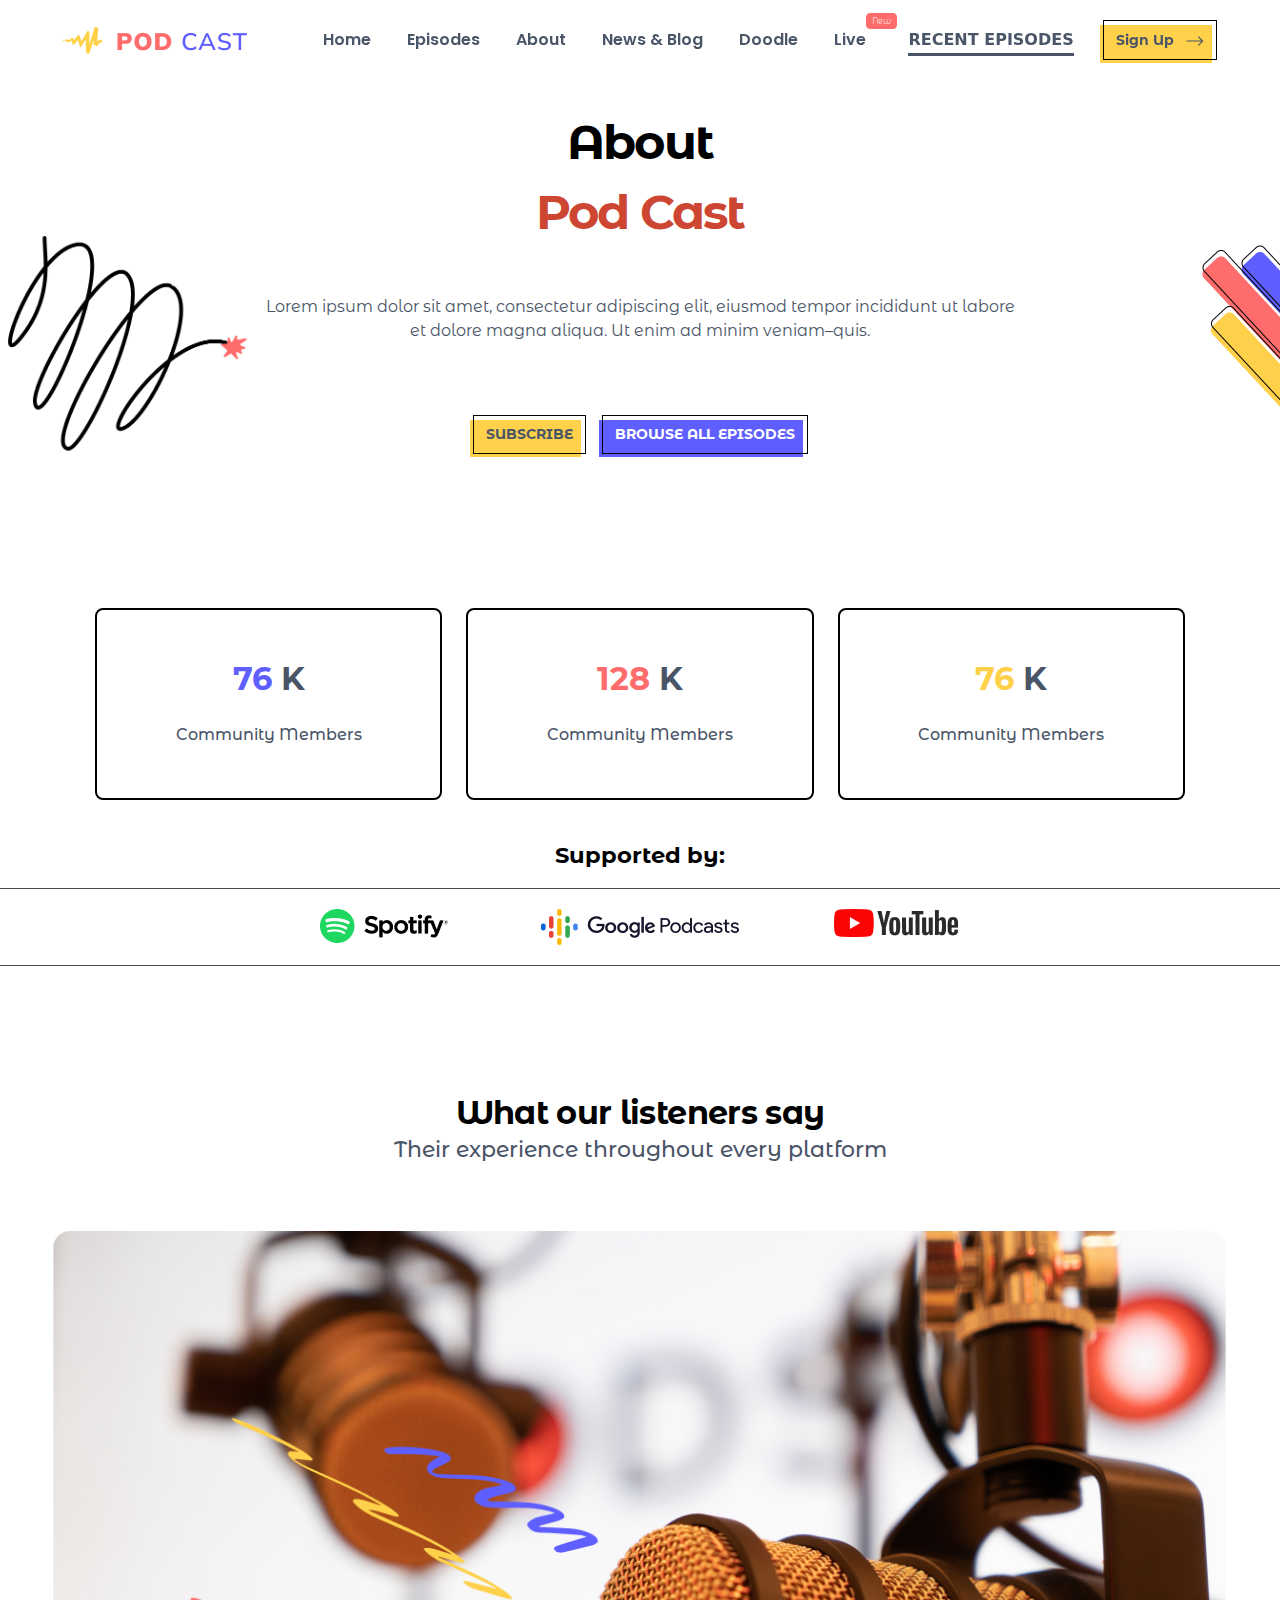
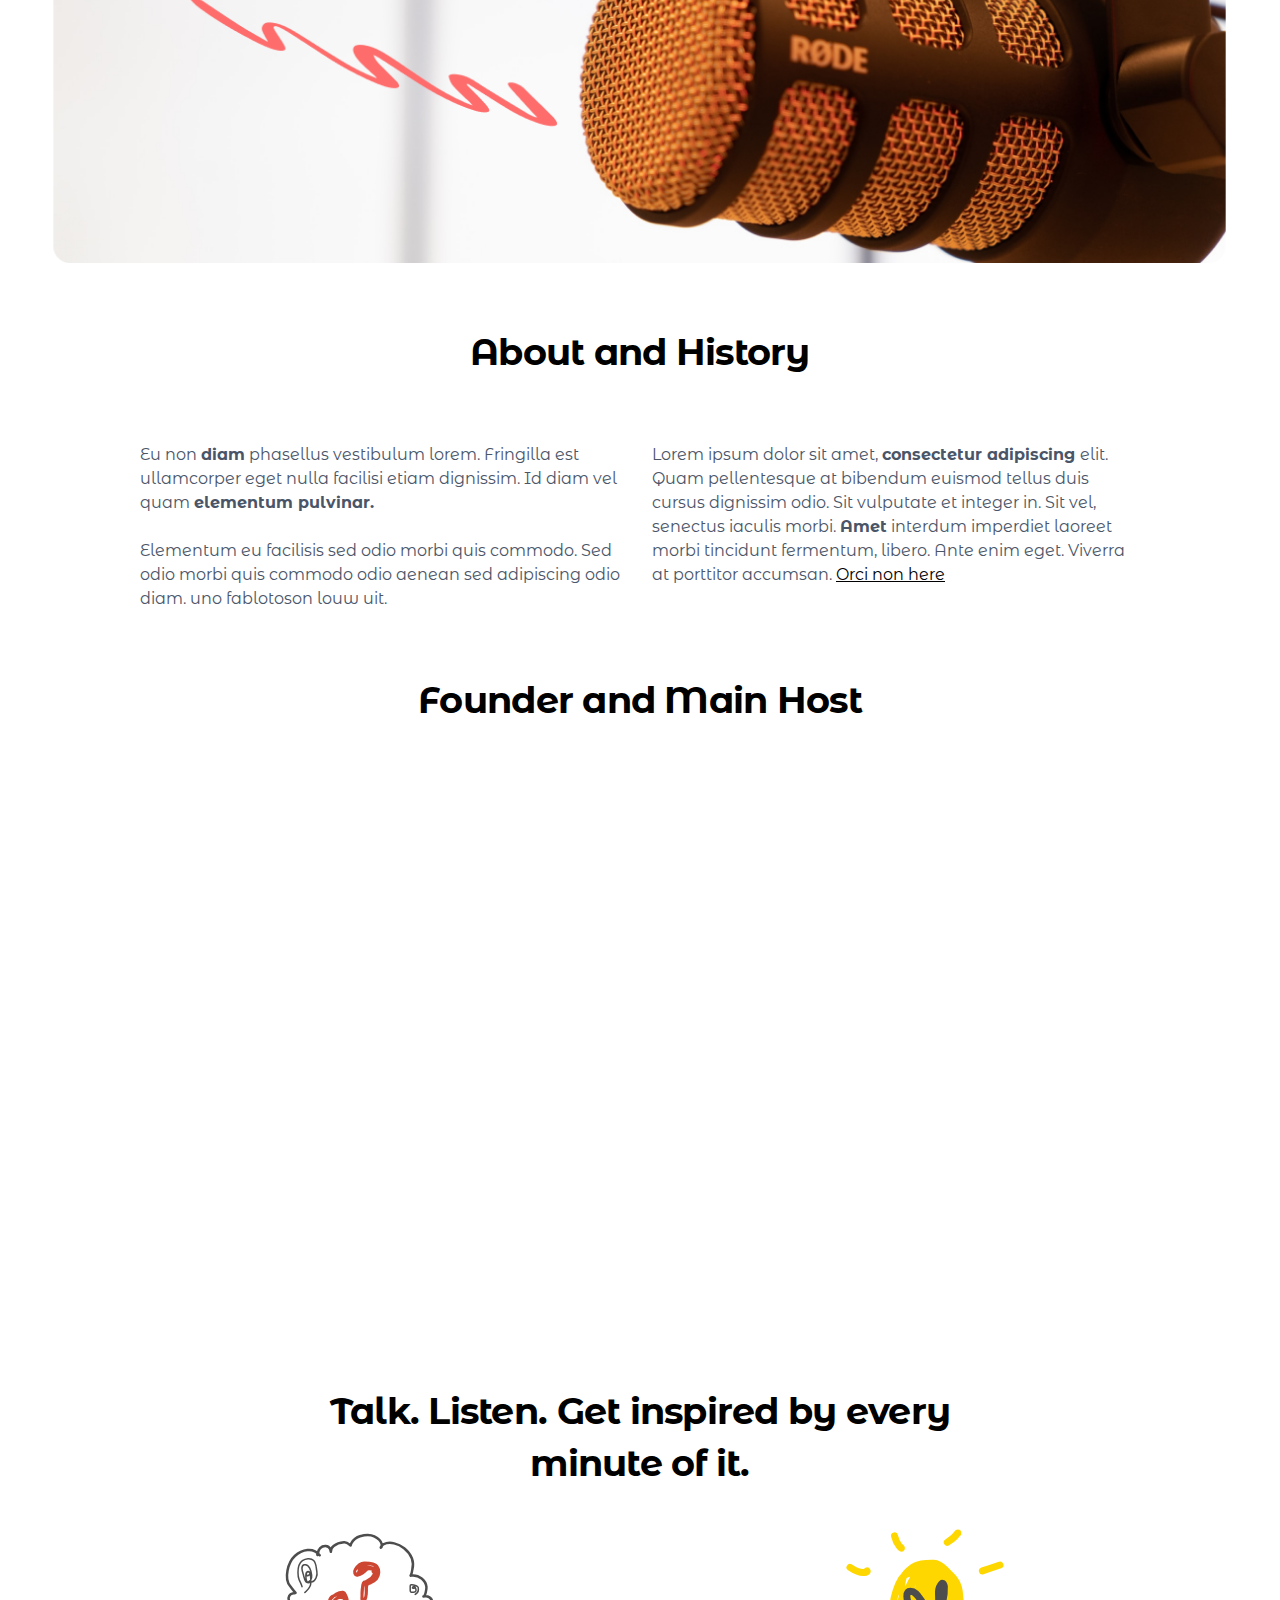
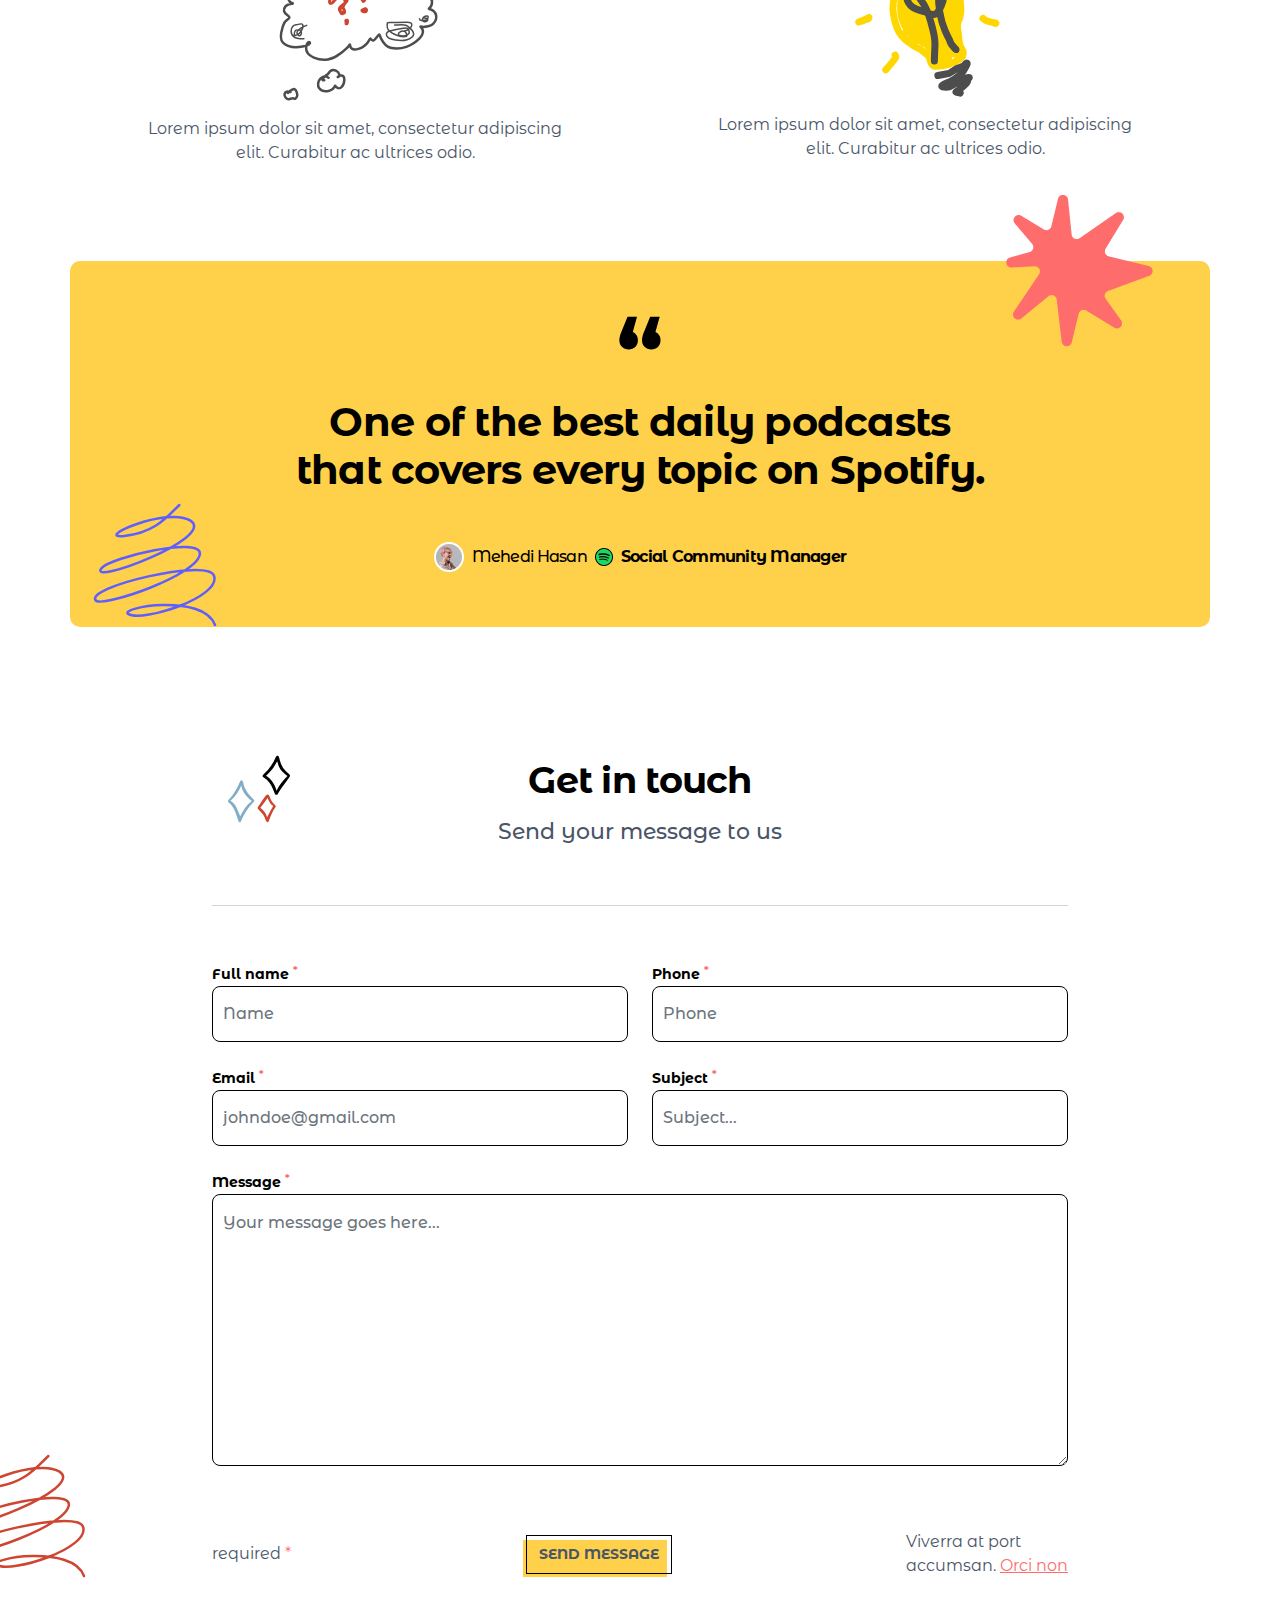
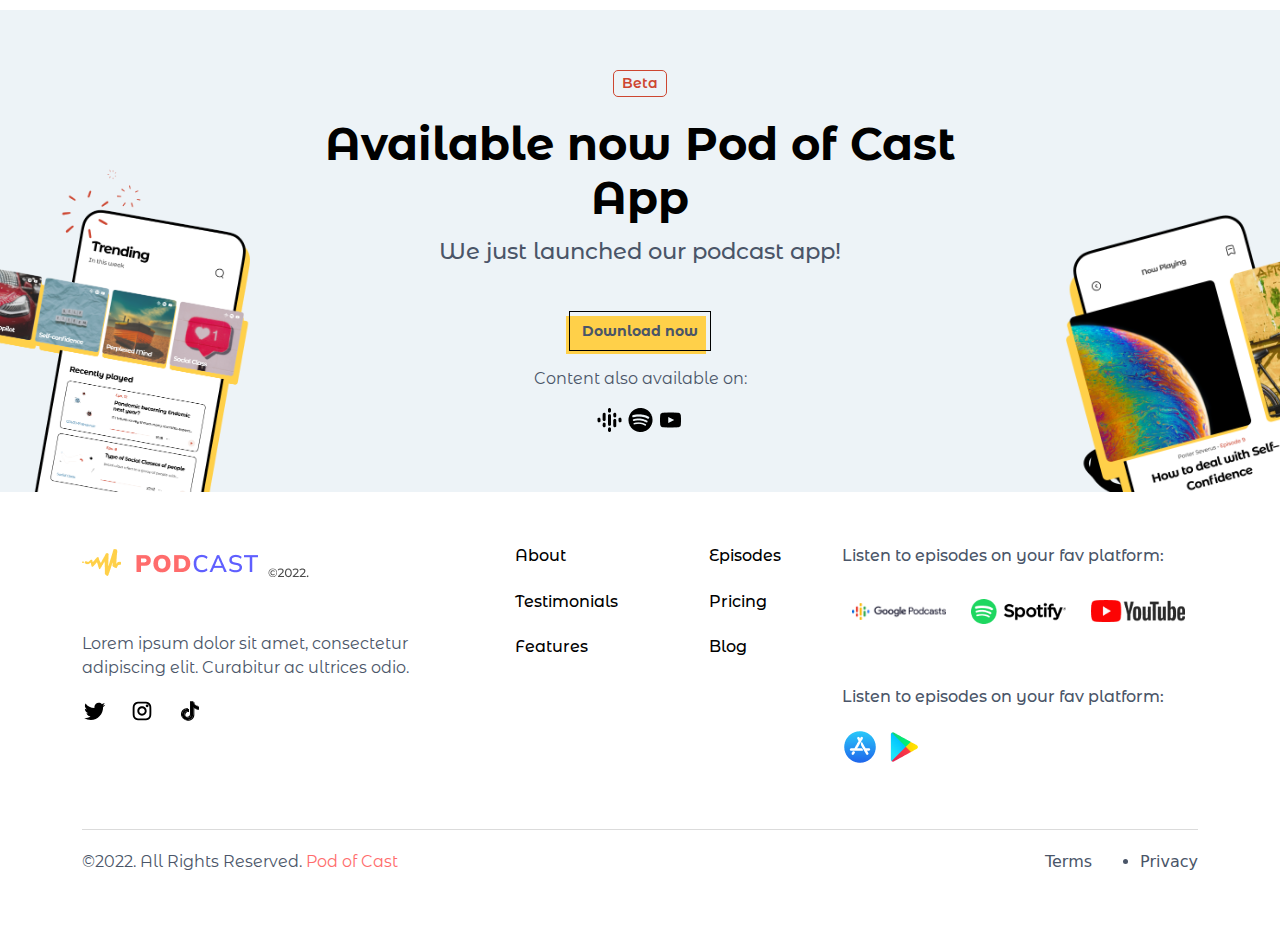
<file: pages/about.html>
<!DOCTYPE html>

<html>

<head>
  <meta charset="utf-8">
  <meta http-equiv="X-UA-Compatible" content="IE=edge">
  <title></title>
  <meta name="description" content="">
  <meta name="viewport" content="width=device-width, initial-scale=1">
  <link rel="stylesheet" href="../assets/css/preloader.css" type="text/css">
  <link rel="stylesheet" href="../assets/css/about.css" type="text/css">
  <link rel="stylesheet" href="../assets/plugins/slick/slick.1.8.1.css">
  <link rel="stylesheet" href="../assets/css/bootstrap.min.css" type="text/css">

  <!-- Make css by page name and individual responsive -->
</head>

<body>

  <main id="main">

    <!-- Preloader started  -->
    <section id="preloader">
      <div class="loading">
        <span style="width:80px"><img class="img-fluid w-100" src="../assets/images/loader/loader_icon.svg" alt=""></span>
        <span style="color: #FF6C6C; font-weight: bold;">P</span>
        <span style="color: #FF6C6C; font-weight: bold;">O</span>
        <span style="color: #FF6C6C; font-weight: bold;">D</span>
        <span style="color: #5F5FFF; font-weight: bold;">C</span>
        <span style="color: #5F5FFF;">A</span>
        <span style="color: #5F5FFF;">S</span>
        <span style="color: #5F5FFF;">T</span>
      </div>
    </section>
    <!-- Preloader Ended  -->


    <section id="navbar">
      <nav class="navbar navbar-expand-lg fixed-top navbar-light bg-light">
        <div class="container-fluid">
          <a class="navbar-brand" href="../index.html"><img class="img-fluid" src="../assets/images/logo/Logo.png" alt=""></a>
          <button class="navbar-toggler" type="button" data-bs-toggle="collapse"
            data-bs-target="#navbarSupportedContent" aria-controls="navbarSupportedContent" aria-expanded="false"
            aria-label="Toggle navigation">
            <span class="navbar-toggler-icon"></span>
          </button>
          <div class="collapse navbar-collapse" id="navbarSupportedContent">
            <ul class="navbar-nav mx-auto mb-2 mb-lg-0 d-flex ">
              <li class="nav-item">
                <a class="nav-link active" aria-current="page" href="../index.html">Home</a>
              </li>

              <li class="nav-item">
                <a class="nav-link active" aria-current="page" href="../pages/episod.html">Episodes</a>
              </li>
              <li class="nav-item">
                <a class="nav-link" href="../pages/about.html">About</a>
              </li>
              <!-- <li class="nav-item dropdown">
                <a class="nav-link dropdown-toggle" href="#" id="navbarDropdown" role="button" data-bs-toggle="dropdown"
                  aria-expanded="false">
                  More

                  <svg width="17" height="17" viewBox="0 0 17 17" fill="none" xmlns="http://www.w3.org/2000/svg">
                    <path opacity="0.3"
                      d="M15.1668 8.49992C15.1668 12.1766 12.1762 15.1666 8.50016 15.1666C4.82416 15.1666 1.8335 12.1766 1.8335 8.49992C1.8335 4.82392 4.82416 1.83325 8.50016 1.83325C12.1762 1.83325 15.1668 4.82392 15.1668 8.49992"
                      stroke="black" stroke-opacity="0.4" stroke-width="1.5" />
                    <path
                      d="M11.3141 7.5384C11.3141 7.66574 11.2654 7.79374 11.1681 7.89107L8.85472 10.2157C8.76072 10.3097 8.63338 10.3624 8.50005 10.3624C8.36738 10.3624 8.24005 10.3097 8.14605 10.2157L5.83138 7.89107C5.63671 7.69574 5.63671 7.37974 5.83271 7.1844C6.02871 6.98974 6.34538 6.9904 6.54005 7.18574L8.50005 9.1544L10.46 7.18574C10.6547 6.9904 10.9707 6.98974 11.1667 7.1844C11.2654 7.28174 11.3141 7.4104 11.3141 7.5384Z"
                      fill="black" />
                  </svg>

                </a>
                <ul class="dropdown-menu" aria-labelledby="navbarDropdown">
                  <div class="arrow"></div>
                  <li><a class="dropdown-item" href="../pages/news.html">News & Blogs</a></li>
                  <li><a class="dropdown-item" href="../pages/atwork.html">Doodle</a></li>
                </ul>
              </li> -->


              <li class="nav-item position-relative">
                <a href="../pages/news.html" class="nav-link ">News & Blog</a>
              </li>

              <li class="nav-item position-relative">
                <a href="../pages/atwork.html" class="nav-link ">Doodle</a>
              </li>

              <li class="nav-item position-relative">
                <a href="../pages/episod.html" class="nav-link ">Live <sup class="badge position-absolute">New</sup></a>
              </li>
            </ul>

            <div class="right_side_nav ">

              <a style="border-bottom: 3px solid #4A5568;" class="text-dark fw-bold pb-1 me-4" href="../pages/episod.html">RECENT
                EPISODES</a>
              <a class="them_btn text-dark yellow_btn text-capitalize" href="../pages/episod.html">Sign Up
                <svg class="ms-2" width="18" height="10" viewBox="0 0 18 10" fill="none"
                  xmlns="http://www.w3.org/2000/svg">
                  <path
                    d="M12.7046 0.26716L17.4375 5.00004L12.7046 9.73291L11.9091 8.93739L15.284 5.5625L0.589361 5.5625V4.4375L15.2839 4.4375L11.9091 1.06268L12.7046 0.26716Z"
                    fill="#4A5568" />
                </svg>

              </a>
            </div>
          </div>
        </div>
      </nav>
    </section>
    <section id="page_content">
        <section style="min-height: 450px;" id="banner2" class="animated_banner d-flex align-items-center position-relative overflow-hidden first_content">
            <div class="banner2_text text-center mx-auto">
              <h1 class="text-black text-capitalize">
                About <br>
                <span class="text-brown text-capitalize"> Pod Cast</span>
              </h1>

    
              <p class="my-2 my-md-5 mx-auto">
                Lorem ipsum dolor sit amet, consectetur adipiscing elit,  eiusmod tempor incididunt
                ut labore et dolore magna aliqua. Ut enim ad minim veniam–quis.
              </p>
              <br>
              <div class="button_group gap-3 d-flex justify-content-center ">
                <a class="them_btn text-dark yellow_btn text-uppercase" href="">Subscribe</a>
                <a class="them_btn text-white blue_btn text-uppercase" href="">BROWSE ALL EPISODES</a>
              </div>
            </div>
    
            <img class="line position-absolute" src="../assets/images//hero/lines.png " alt="">
            <img  class="circle img-fluid  position-absolute" src="../assets/images//banner/banner_spring.png" alt="">
        </section>

        <div class="gap_64 d-none d-md-block"></div>
        <div class="gap_64 d-none d-md-block"></div>

        <section class="card_group">
            <div class="container">
                <div class="row">
                    <div class="col-12 col-md-4 mb-3 mb-md-0 ">
                        <div class="card card4  d-flex flex-column gap-4" data-aos="fade-right" data-aos-duration="1200">
                            <div class="container">
                                <div class="card4_heading text-center mb-4">
                                    <h2 class="fw-bold"><span class="text_second_color">76</span> <span class="text-dark">K</span></h2>
                                </div>
                    
                                <div class="card4_details text-center">
                                    <p class="text-dark">Community Members</p>
                                </div>
                            </div>
                       </div>
                    </div>
                    <div class="col-12 col-md-4 mb-3 mb-md-0 ">
                        <div class="card card4  d-flex flex-column gap-4" >
                            <div class="container">
                                <div class="card4_heading text-center mb-4">
                                    <h2 class="fw-bold"><span class="text_first_color">128</span> <span class="text-dark">K</span></h2>
                                </div>
                    
                                <div class="card4_details text-center">
                                    <p class="text-dark">Community Members</p>
                                </div>
                            </div>
                       </div>
                    </div>
                    <div class="col-12 col-md-4 mb-3 mb-md-0">
                        <div class="card card4  d-flex flex-column gap-4" data-aos="fade-left" data-aos-duration="1200">
                            <div class="container">
                                <div class="card4_heading text-center mb-4">
                                    <h2 class="fw-bold"><span class="text_third_color">76</span> <span class="text-dark">K</span></h2>
                                </div>
                    
                                <div class="card4_details text-center">
                                    <p class="text-dark">Community Members</p>
                                </div>
                            </div>
                       </div>
                    </div>
                </div>
            </div>


        </section>

        <div class="gap_40"></div>

        <section id="support_slider">
            <h4 class="fw-bold text-center mb-3 text-black"> Supported by: </h4>
            <div class="support_slider_wrapper">
              <div>
                <img class="img-fluid" src="../assets/images/icon/Spotify_logo.png" alt="">
              </div>
              <div>
                <img class="img-fluid" src="../assets/images/icon/Google Podcast.png" alt="">
              </div>
              <div>
                <img class="img-fluid" src="../assets/images/icon/Youtube_logo.png" alt="">
              </div>
            </div>
        </section>

        <div class="gap_64"></div>
        <div class="gap_64"> </div>
        
          <section id="listener_say">
              <div class="heading_group text-center">
                <h2 class="heading_2">What our listeners say</h2>
                <h6 class="sub_heading">Their experience throughout every platform</h6>
              </div>
              <div class="gap_64"></div>
              <div class="img_wrapper text-center">
                <img class="img-fluid" src="../assets/images/banner/speakers.png" alt="">
              </div>
          </section>

          <div class="gap_64"></div>


          <section id="history">

            <div class="heading_group text-center">
              <h2 class="heading_3 text-black">About and History</h2>
            </div>

            <div class="gap_64"></div>
            <div class="container">
              <div class="history_wrapper">
                <div class="row">
                  <div class="col-12 col-md-6">
                    <div class="history_text">
                      <p>
                        Eu non <b>diam</b> phasellus vestibulum lorem. Fringilla est ullamcorper eget nulla facilisi etiam dignissim. Id diam vel quam <b>elementum pulvinar.</b>
                      </p>
                      <br>
                      <p>
                        Elementum eu facilisis sed odio morbi quis commodo.
                        Sed odio morbi quis commodo odio aenean sed adipiscing odio diam. uno fablotoson louw uit.
                      </p>
                    </div>
                  </div>
                  <div class="col-12 col-md-6">
                    <div class="history_text">
                      <p>
                        Lorem ipsum dolor sit amet, <b>consectetur adipiscing </b> elit. Quam pellentesque at bibendum euismod tellus duis cursus dignissim odio. Sit vulputate et integer in. Sit vel, senectus iaculis morbi. <b>Amet</b> interdum imperdiet laoreet morbi tincidunt fermentum, libero. Ante enim eget. 
                        Viverra at porttitor accumsan. <a class="text-black text-decoration-underline" href="">Orci non here</a>
                      </p>
                    </div>
                  </div>
              </div>
              </div>
            </div>
          </section>

          <div class="gap_64"></div>

          <section id="founder">
            <div class="heading_group text-center">
              <h2 class="heading_3 text-black">Founder and Main Host</h2>
            </div>
            <div class="gap_64"></div>
            <div class="container">
              <div class="row">
                <div class="col-12 col-md-6 mb-3 mb-md-0">
                  <div class="card card3   p-1 p-md-3" data-aos="fade-right" data-aos-duration="1200">
                    <div class="card_body ">
                        <div class="row">
                          <div class="col-6">
                            <div class="left_img h-100 "><img style="object-fit:cover;" class="w-100 h-100 img-fluid" src="../assets/images/card/speaker.png" alt=""></div>
                          </div>
                          <div class="col-6">
                            <div class="card_info d-flex flex-column justify-content-between h-100">
                              <div class="card_top right_img d-flex justify-content-end">
                                <img class="w-50" src="../assets/images/card/Face 1.png" alt="">
                              </div>
          
                              <div class="card_bottom">
                                <div class="card_heading d-flex flex-column justify-content-between pb-1 pb-md-3 mt-2 mt-md-0">
                                  <h6 class="text-black">Host 1</h6>
                                  <h3 class="text-black fw-bold">Porter Severus?</h3>
                                </div>
              
                                <div class="card_details mt-1 mt-md-3">
                                  <p>Lorem ipsum dolor sit amet con
                                    sectet piscing elit, sed do eiusmod tempor rarylet podofcast. </p>
                                </div>
            
                                <div class="card_footer d-flex  mt-2 mt-md-4 justify-content-end">
                      
                                  <div class="socials align-content-end">
                                    <span class="fw-bold">follow me: </span>
                                    <span class="social_img">
                                      <a href=""><img class="avatar" src="../assets/images/icon/tiktok.png" alt=""></a>
                                      <a href=""><img class="avatar" src="../assets/images/icon/twitter.png" alt=""></a>
                                      <a href=""><img class="avatar" src="../assets/images/icon/instagram.png" alt=""></a>
                                    </span>
                                  </div>
                                </div>
                              </div>
                              
                            </div>
                          </div>
                        </div>
                    </div>
                    
                  </div>
                </div>
                <div class="col-12 col-md-6 mb-3 mb-md-0">
                  <div class="card card3   p-1 p-md-3" data-aos="fade-left" data-aos-duration="1200">
                    <div class="card_body ">
                        <div class="row">
                          <div class="col-6">
                            <div class="left_img h-100 "><img style="object-fit:cover;" class="w-100 h-100 img-fluid" src="../assets/images/card/speaker.png" alt=""></div>
                          </div>
                          <div class="col-6">
                            <div class="card_info d-flex flex-column justify-content-between h-100">
                              <div class="card_top right_img d-flex justify-content-end">
                                <img class="w-50" src="../assets/images/card/Face 1.png" alt="">
                              </div>
          
                              <div class="card_bottom">
                                <div class="card_heading d-flex flex-column justify-content-between pb-1 pb-md-3 mt-2 mt-md-0">
                                  <h6 class="text-black">Host 1</h6>
                                  <h3 class="text-black fw-bold">Porter Severus?</h3>
                                </div>
              
                                <div class="card_details mt-1 mt-md-3">
                                  <p>Lorem ipsum dolor sit amet con
                                    sectet piscing elit, sed do eiusmod tempor rarylet podofcast. </p>
                                </div>
            
                                <div class="card_footer d-flex  mt-2 mt-md-4 justify-content-end">
                      
                                  <div class="socials align-content-end">
                                    <span class="fw-bold">follow me: </span>
                                    <span class="social_img">
                                      <a href=""><img class="avatar" src="../assets/images/icon/tiktok.png" alt=""></a>
                                      <a href=""><img class="avatar" src="../assets/images/icon/twitter.png" alt=""></a>
                                      <a href=""><img class="avatar" src="../assets/images/icon/instagram.png" alt=""></a>
                                    </span>
                                  </div>
                                </div>
                              </div>
                              
                            </div>
                          </div>
                        </div>
                    </div>
                    
                  </div>
                </div>
              </div>
            </div>
          </section>

          <div class="gap_64"></div>

          <section id="idea">
            <div class="gap_64"></div>
            <div class="heading_group text-center">
              <h2 class="heading_3 text-black">Talk. Listen. Get inspired
                by every minute of it.</h2>
            </div>
            <div class="gap_40"></div>
            <div class="container">
              <div class="row">
                <div class="col-12 col-md-6">
                  <div class="idea_wrapper text-center d-flex flex-column justify-center  align-items-center gap-3">
                      <svg class="animate_blink" width="169" height="172" viewBox="0 0 169 172" fill="none" xmlns="http://www.w3.org/2000/svg">
                        <path class="ele" d="M57.5453 148.776C54.4061 146.507 52.459 146.813 49.5963 149.464C46.9221 151.941 46.0605 156.534 48.4642 159.485C52.1932 164.063 60.6231 162.68 63.3891 157.876C64.7313 155.545 64.3208 157.36 65.205 158.075C67.4054 159.855 68.5366 159.987 70.7468 157.892C73.4042 155.373 75.5633 145.216 69.0104 146.556C68.2819 146.706 65.9427 148.325 67.0439 148.1C68.5008 147.802 68.4704 146.008 68.1088 144.877C67.1442 141.861 62.9251 140.39 60.2684 141.511C58.2833 142.348 57.7787 144.785 56.1819 145.707C54.6385 146.598 48.5204 151.816 53.2587 151.251" stroke="#4D4D4D" stroke-width="2.5" stroke-linecap="round" stroke-linejoin="round"/>
                        <path class="ele" d="M19.4428 162.99C17.0202 162.517 14.1661 161.811 13.554 165.101C13.0988 167.547 15.5993 170.621 18.1928 170.212C19.0971 170.069 22.0763 168.679 22.6651 169.268C24.1442 170.747 25.036 169.041 25.9428 167.601C27.0017 165.919 25.3986 160.508 23.1928 160.018C21.7914 159.706 16.2636 163.65 16.9428 163.99" stroke="#4D4D4D" stroke-width="2.5" stroke-linecap="round" stroke-linejoin="round"/>
                        <path class="ele" d="M59.5446 70.166C62.2865 66.6064 67.2243 62.8819 72.0534 63.1505C74.2042 63.2702 75.2565 68.1132 75.9451 69.6649C78.3874 75.1683 66.0856 75.8853 68.551 81.4407C69.0189 82.4952 70.4218 82.8937 71.3307 83.473C73.2598 84.7024 73.5545 84.1227 73.5545 82.1924C73.5545 80.6983 70.3165 76.8127 72.0534 75.7894C76.767 73.0126 75.7513 65.656 69.8019 65.656C65.2294 65.656 58.5439 66.4967 58.5439 72.4209C58.5439 75.3733 61.0399 74.5044 62.2688 72.922C63.7524 71.0117 64.8073 68.6627 67.5503 68.6627C69.4764 68.6627 73.2495 67.918 73.5545 70.6671C73.6062 71.1334 74.6118 73.3462 74.444 73.5623C73.7483 74.4582 73.0517 75.8087 72.5538 76.9308C71.719 78.812 69.0513 78.5636 69.0513 80.9396C69.0513 82.5265 69.137 82.8007 70.052 83.9462C70.3548 84.3252 72.1225 85.3374 71.5531 84.1968" stroke="#CD4631" stroke-width="3" stroke-linecap="round" stroke-linejoin="round"/>
                        <path class="ele" d="M75.0565 91.2122C75.1606 95.3806 77.1986 92.8282 75.6681 91.6019C74.6546 90.7899 74.3713 93.0126 75.5569 93.6063C76.8888 94.2733 76.581 90.9103 76.1684 91.3235C75.0952 92.3983 77.3734 95.3 75.0565 94.7199" stroke="#CD4631" stroke-width="3" stroke-linecap="round" stroke-linejoin="round"/>
                        <path class="" d="M48.6952 26.2355C42.1794 17.908 30.8171 20.4846 23.8072 26.9844C16.9813 33.3136 12.7863 49.1851 19.0804 57.067C20.8312 59.2593 22.373 61.6949 24.4375 63.6002C25.1739 64.28 22.5463 64.3051 21.5555 64.4522C18.4888 64.9075 16.9786 68.2226 17.8163 71.0761C18.2558 72.573 19.484 73.6018 20.9659 73.937C21.9883 74.1683 22.2123 74.5295 21.0367 74.6471C18.2803 74.923 16.319 75.0708 14.4292 77.3831C11.6396 80.7966 12.8995 83.7445 16.2051 85.9653C19.5466 88.2102 18.9295 89.2 15.8191 91.0754C13.3543 92.5615 12.4292 95.5772 11.5758 98.2877C10.0998 102.976 7.99763 110.043 12.1499 113.803C17.3487 118.512 25.1314 118.694 31.5975 117.492C33.7458 117.093 36.3032 116.91 37.982 115.342C38.4352 114.919 39.6654 113.401 38.3749 113.126C36.0741 112.634 35.2396 116.759 35.1198 118.19C34.271 128.328 49.4068 131.789 56.7079 130.527C61.4509 129.707 65.5998 127.417 69.3253 124.449C72.2571 122.113 76.3823 119.522 78.3245 116.197C79.2617 114.593 78.919 116.464 79.4687 117.927C80.7841 121.425 84.5795 120.755 87.4401 119.895C91.3058 118.733 94.7701 116.248 97.105 112.934C97.4473 112.449 99.1759 109.238 99.4659 109.676C103.014 115.025 105.138 107.499 108.173 105.679C108.681 105.375 109.631 108.833 109.924 109.397C112.14 113.66 114.451 117.489 119.449 118.741C130.148 121.42 141.352 116.884 148.753 109.174C151.87 105.927 153.591 101.438 149.644 97.8407C148.69 96.9704 151.7 97.9782 152.263 97.9372C155.356 97.712 159.836 97.3228 162.089 94.9048C164.656 92.1489 166.039 89.7051 165.023 85.8512C164.313 83.1557 162.754 81.5544 160.198 80.5454C159.073 80.1015 156.809 80.019 158.456 78.978C160.108 77.9333 160.875 75.2996 161.025 73.4445C161.26 70.5165 159.25 68.5222 156.65 67.5301C155.478 67.0827 151.874 67.547 152.477 67.4867C154.483 67.2859 155.586 59.4204 155.437 57.9183C154.771 51.242 148.086 46.0399 141.304 46.4746C140.18 46.5466 139.029 47.2146 139.881 46.0535C140.858 44.7205 140.908 42.3304 141.3 40.7887C143.507 32.1055 139.941 24.7698 133.165 19.2163C127.588 14.6455 118.999 12.1316 112.287 15.2865C111.854 15.4903 109.036 18.7623 109.888 18.6771C111.188 18.547 110.772 15.4255 110.596 14.7386C109.768 11.5198 105.981 8.85163 103.218 7.43423C99.1471 5.34589 93.2568 6.06588 88.9787 7.24559C85.2085 8.28522 82.3679 10.7445 80.423 14.0442C79.3923 15.7927 80.2658 17.2537 78.9892 16.0831C76.9191 14.1849 76.1589 12.9412 72.9224 13.2068C69.1084 13.5197 65.6289 14.5187 62.5998 16.9037C61.0488 18.1249 59.6606 20.7754 59.8636 22.8125C59.8667 22.8437 59.4374 20.8829 59.1348 20.1192C57.5045 16.0047 52.0503 16.1445 49.1551 19.0432C47.9354 20.2643 47.238 22.1222 47.1003 23.8337C47.0283 24.7289 46.5271 27.5779 46.2796 25.0941" stroke="#4D4D4D" stroke-width="2.5" stroke-linecap="round" stroke-linejoin="round"/>
                        <path class="ele" d="M87.978 41.1041C87.2434 36.9002 91.8828 36.4356 95.2057 35.592C97.8434 34.9223 100.356 34.3653 102.878 35.8147C104.519 36.7578 106.827 39.1745 106.965 41.1041C107.477 48.2839 101.194 52.6294 94.2884 52.6294C91.3964 52.6294 91.5058 57.8357 91.4807 59.6449C91.4401 62.5673 90.753 65.3929 91.0915 68.3306C91.1846 69.1389 91.6639 73.5972 92.9818 72.0889C95.1648 69.5905 95.4837 64.2766 95.4837 61.1482C95.4837 58.1692 94.6522 55.5708 97.7354 54.3833C100.463 53.3327 103.779 52.1259 105.602 49.6228C108.224 46.0252 108.737 41.0193 105.964 37.3737C103.62 34.293 97.0636 34.1551 93.4822 34.0887C88.7872 34.0016 86.6311 36.7058 84.253 40.603C82.8295 42.9357 83.5476 46.8624 86.9773 46.0038C90.6422 45.0862 93.192 42.9537 95.7617 40.3803C97.1366 39.0034 100.954 39.9456 102.489 40.7144C104.317 41.6294 103.227 44.7884 102.711 46.1151C100.65 51.4232 93.7967 51.2463 92.0922 56.0258C90.8046 59.6364 90.9803 63.3582 90.9803 67.1335C90.9803 68.2995 90.2229 72.0641 92.4814 71.0588C96.788 69.142 94.7696 60.9917 94.9833 57.1393C95.1058 54.9319 98.0202 54.6165 99.4867 53.8822C101.261 52.9938 103.718 50.3901 104.602 48.6206C105.801 46.2194 106.02 42.5585 104.24 40.3803C102.022 37.6654 98.2539 39.3283 95.9841 37.5964C94.0126 36.0921 89.8694 41.2143 88.4784 42.6074C87.9315 43.1551 87.32 43.6356 86.7271 44.1107C86.4578 44.3264 85.6727 45.8924 85.4761 45.8924C84.859 45.8924 86.202 44.8666 86.6993 44.5005C88.3757 43.266 89.9492 41.8572 91.1749 40.1576C92.5397 38.2651 94.7511 39.0997 96.9848 39.0997C98.268 39.0997 101.166 38.5425 102.239 39.3781C103.865 40.6443 104.457 41.7836 101.989 42.6074" stroke="#CD4631" stroke-width="3" stroke-linecap="round" stroke-linejoin="round"/>
                        <path class="ele" d="M93.4816 80.19C86.1847 81.8343 96.7281 84.8246 95.3718 80.5798C94.9115 79.1393 92.8531 79.6587 93.5094 81.1922C93.7984 81.8677 96.4298 83.0116 93.9819 82.1945" stroke="#CD4631" stroke-width="3" stroke-linecap="round" stroke-linejoin="round"/>
                        <path class="ele" d="M123.635 96.0496C127.069 96.0496 131.522 95.2481 134.86 96.2231C136.81 96.7926 137.842 98.0313 139.242 99.3455C140.9 100.902 142.883 102.978 142.637 105.434C142.338 108.431 138.478 109.905 136.072 110.708C132.639 111.854 128.073 111.643 124.501 111.107C121.686 110.684 116.704 109.796 115.598 106.596C114.699 103.997 116.638 102.606 118.854 101.982C122.282 101.017 125.87 100.259 129.386 99.7271C131.09 99.4692 134.961 98.3291 136.661 99.4843C137.374 99.9685 138.091 102.083 138.255 102.902C138.517 104.217 137.819 104.946 136.713 105.556C134.289 106.891 131.337 107.509 128.676 106.51C125.147 105.184 129.641 102.135 131.603 102C133.916 101.84 134.801 102.763 135.622 104.931C136.202 106.463 136.185 107.424 134.254 107.585C131.955 107.777 129.562 107.578 127.377 106.839C123.975 105.689 119.559 103.678 117.226 100.803C116.139 99.4629 116.152 97.6707 116.152 96.0496C116.152 93.3611 116.175 93.5789 119.236 93.5517C124.528 93.5046 129.808 93.2394 135.102 93.2394C136.76 93.2394 138.297 93.0703 139.779 93.9333C140.8 94.5274 140.839 94.7821 140.784 95.9455C140.585 100.133 135.946 101.203 132.677 102.294" stroke="#4D4D4D" stroke-width="1.5" stroke-linecap="round"/>
                        <path class="ele" d="M31.0328 57.6438C30.5469 55.1502 28.9854 52.8623 28.0534 50.4623C27.2427 48.3744 26.9795 45.6642 26.9795 43.4195C26.9795 39.1271 27.5821 34.4906 31.4139 31.7277C34.3491 29.6113 39.7432 28.5856 42.6384 31.4849C45.4534 34.3039 45.0258 38.7433 45.8429 42.344C46.6935 46.0918 44.8132 51.9226 40.6983 53.0816C39.3577 53.4592 35.928 54.309 34.9302 52.9255C33.4831 50.9189 33.0053 47.9065 32.3492 45.5705C31.6446 43.0613 29.1568 37.0531 33.198 35.8389C38.2173 34.331 40.315 42.6318 40.6291 46.0215C40.8132 48.0092 40.9661 49.7621 39.6244 51.3296C39.0652 51.9829 36.6253 53.7968 35.8656 52.6133C34.8112 50.9708 34.0422 43.0892 36.3333 42.9685C36.8735 42.94 38.4369 42.7335 38.7583 43.2807C39.3375 44.2668 38.6327 45.8271 37.719 46.2297C35.9228 47.0211 35.3979 46.9071 35.3979 44.998C35.3979 43.2593 36.1502 41.9432 38.1347 42.795C39.1122 43.2145 39.2248 45.1348 39.3819 45.9868C39.8769 48.672 39.763 51.4224 39.763 54.1398C39.763 58.3361 36.6276 60.6368 33.8389 63.5764" stroke="#4D4D4D" stroke-width="1.5" stroke-linecap="round"/>
                        <path class="ele" d="M32.9017 109.788C29.2138 109.788 25.9736 110.09 22.9249 107.845C20.8402 106.31 20.1189 104.848 20.1189 102.225C20.1189 100.363 20.3295 98.8648 21.6778 97.4373C22.9307 96.1108 24.0732 96.0751 25.8348 95.668C26.4845 95.5178 31.0832 94.2519 31.5853 95.4251C32.3195 97.1409 31.3445 100.068 30.4075 101.531C29.3684 103.153 28.4508 104.749 26.6662 105.66C26.2694 105.862 23.29 107.003 23.2366 106.041C23.1368 104.241 23.3958 102.898 24.4837 101.427C25.1376 100.543 27.6063 100.998 28.5368 101.045C31.9091 101.219 30.404 109.614 26.7354 105.798C25.9477 104.979 25.823 103.343 26.389 102.399C28.4513 98.9562 32.1174 97.4682 35.7076 96.3618" stroke="#4D4D4D" stroke-width="1.5" stroke-linecap="round"/>
                        <path class="ele" d="M144.213 65.4499C145.864 64.4415 147.331 63.1692 147.331 61.0785C147.331 59.7412 147.663 58.413 146.534 57.4877C145.705 56.8082 139.341 54.2721 139.225 56.7071C139.144 58.3991 139.225 60.1131 139.225 61.8071C139.225 63.6502 141.182 63.2869 142.585 63.2642C145.19 63.2221 145.51 61.2688 144.508 58.9275C143.968 57.6678 142.145 56.7818 141.442 58.7193C141.075 59.7304 146.12 58.8928 142.654 58.8928" stroke="#4D4D4D" stroke-width="1.5" stroke-linecap="round"/>
                        <path class="ele" d="M153.852 89.2707C154.54 89.2707 156.476 89.0344 156.707 90.0778C156.912 91.0013 156.578 91.5412 155.911 92.0605C154.45 93.1992 150.607 92.6457 151.465 90.1475C152.075 88.3701 153.875 87.1892 155.742 87.1186C156.192 87.1016 156.75 86.9619 156.986 87.3876C157.215 87.8 157.094 88.6155 156.896 89.0117C156.328 90.1511 155.262 91.1294 154.071 91.2833C152.403 91.4988 148.48 92.268 148.48 89.8087" stroke="#4D4D4D" stroke-width="1.5" stroke-linecap="round"/>
                        </svg>

                        <p>
                          Lorem ipsum dolor sit amet, consectetur adipiscing elit. Curabitur ac ultrices odio. 
                        </p>
                        
                      
                  </div>
                </div>
                <div class="col-12 col-md-6">
                  <div class="idea_wrapper text-center d-flex flex-column justify-center  align-items-center gap-3">
                    <svg class="animate_blink" width="158" height="168" viewBox="0 0 158 168" fill="none" xmlns="http://www.w3.org/2000/svg">
                      <path d="M112.399 91.8605C111.899 88.2604 111.671 84.8992 110.934 81.3886C109.89 76.415 106.333 71.9434 103.87 67.5554C99.0521 58.9727 93.9986 49.274 84.8598 44.737C76.2108 40.4433 69.0087 42.13 60.3806 45.1895C55.0875 47.0665 51.4968 57.4715 49.9639 62.2548C47.454 70.0872 45.9668 76.6135 47.3598 84.9116C48.4241 91.2522 50.6115 100.804 54.977 105.823C57.0262 108.179 58.1796 110.108 60.8038 111.899C62.5559 113.095 64.5622 114.257 66.1098 115.713C68.991 118.423 73.3928 118.872 76.3637 121.822C78.9779 124.417 82.7561 125.367 83.6553 129.385C84.2268 131.938 85.5437 137.05 88.9613 137.239C97.4381 137.706 107.992 134.388 114.71 129.385C117.659 127.189 117.999 122.348 115.621 119.462C112.803 116.042 112.723 108.973 112.399 104.789C112.119 101.177 110.207 97.2459 111.943 93.6058C114.711 87.8047 115.372 81.079 114.45 74.6659C113.121 65.43 114.402 57.3716 108.004 49.6821C105.551 46.7338 102.563 43.9561 99.8337 41.2464C96.4202 37.8572 93.1026 34.3509 87.9197 34.2652C80.082 34.1355 70.5187 34.1666 64.4822 39.9536C61.8926 42.4361 58.2329 45.3849 57.0277 48.8418C54.8493 55.0904 55.733 61.1135 56.4418 67.5877C57.7931 79.9314 57.6995 95.0808 67.2816 104.595C69.9546 107.249 71.4045 103.134 71.8389 101.169C72.5534 97.9371 71.2972 94.4078 70.9275 91.2141C70.4172 86.8064 69.2489 82.7039 67.8676 78.4798C67.1129 76.1718 63.6703 60.7258 58.8181 64.2587C53.0627 68.4493 54.3857 84.0947 55.9535 89.4688C57.611 95.1502 62.0269 105.987 69.9835 103.948C77.4324 102.04 79.7776 93.215 75.4197 87.4972C73.3692 84.8069 65.952 78.2015 65.0681 85.3318C64.1705 92.5732 69.9848 101.387 75.1592 105.791C78.4626 108.602 85.3856 110.951 87.0733 104.918C88.0664 101.368 81.552 95.9649 78.2842 96.644C70.5993 98.241 79.4661 113.226 81.279 116.133C83.4275 119.579 96.0727 127.031 93.5186 118.04C92.8281 115.609 86.7366 108.67 83.7204 110.542C78.3634 113.866 89.8187 125.714 92.6723 126.961C96.9415 128.826 96.6965 124.339 94.8207 121.983C93.1863 119.931 89.6201 117.295 91.0447 122.145C92.0228 125.475 95.1613 133.357 99.8337 132.455C104.775 131.501 102.036 119.725 101.006 117.071C100.143 114.848 98.3552 110.293 95.9926 109.12C93.9002 108.081 95.5634 113.202 95.7647 113.709C97.037 116.916 100.308 124.763 104.651 124.763C109.943 124.763 105.214 112.567 104.521 110.897C103.771 109.088 103.016 105.922 101.006 105.015C99.3452 104.266 100.81 110.28 101.006 110.897C101.502 112.466 104.925 126.661 108.883 124.892C113.707 122.737 110.594 112.985 109.73 109.475C108.845 105.884 107.655 102.399 106.67 98.8418C106.117 96.8457 105.915 97.4469 106.409 99.165C106.663 100.048 107.697 101.952 108.883 101.363C110.992 100.316 110.733 95.7689 110.934 93.8967C111.712 86.6334 111.039 78.9009 110.511 71.6278C110.158 66.7661 109.713 63.007 107.158 58.9904C103.357 53.0153 102.667 47.2558 96.1228 43.121C91.2539 40.0446 85.5431 36.0508 79.8793 39.2425C72.5521 43.3716 67.0722 52.4894 63.8962 59.9924C62.6447 62.9491 61.3656 72.4779 67.1189 67.8463C71.0119 64.7122 73.4903 60.7096 75.5173 56.2109C77.608 51.5709 80.3421 46.5852 79.8142 41.3434C78.7758 31.033 67.8794 47.9357 66.8259 50.2315C64.8177 54.6078 57.3315 72.2273 64.9379 74.9245C67.7092 75.9072 70.6976 72.833 72.3598 70.9814C76.5153 66.3522 79.8848 60.2839 80.628 54.0454C81.0537 50.4715 80.4218 45.4228 76.7869 43.5089C72.031 41.0047 66.746 50.1826 65.1332 53.205C61.8288 59.3978 59.7194 66.103 59.1762 73.1146C58.8635 77.1502 58.3367 83.4711 62.5941 85.8489C65.9737 87.7363 70.337 82.7689 72.1645 80.6129C76.7718 75.1772 79.6811 69.0068 82.1254 62.3841C83.9494 57.4421 84.8151 51.5881 83.3949 46.4177C82.1649 41.9398 77.4249 48.5268 76.6241 49.7791C71.6223 57.6009 69.4373 67.4237 67.9978 76.4759C67.2329 81.2857 65.7375 89.0482 69.072 93.2503C76.6474 102.797 86.9648 76.8767 87.9848 73.2438C89.7203 67.0623 90.6436 60.1898 89.8077 53.7868C89.0031 47.6245 85.1014 55.9471 84.3389 57.9562C81.8088 64.6231 80.9601 72.201 80.4327 79.2555C80.0603 84.2358 79.1038 91.2682 81.0186 96.1268C82.7832 100.604 86.4797 98.2391 88.3754 95.4158C92.4723 89.3141 93.5637 81.8751 94.2348 74.7306C94.8024 68.6878 94.7759 62.2666 93.9092 56.2432C92.906 49.2704 90.379 63.6496 90.1983 64.7758C88.7511 73.7963 87.8267 83.0488 87.7895 92.1837C87.7699 96.9855 86.1359 110.205 91.5655 113.257C94.6114 114.969 97.3064 110.746 98.5642 108.57C102.636 101.529 102.643 91.9062 102.08 84.0712C101.68 78.5166 100.987 72.9924 100.127 67.4908C99.7486 65.074 99.5346 62.2342 98.3363 60.0247C96.6815 56.9733 96.0778 71.1555 96.0902 71.951C96.1323 74.642 98.5229 109.529 102.894 107.439C105.203 106.335 105.442 99.8846 105.628 97.9045C106.506 88.5656 104.99 78.7728 103.317 69.5916C103.192 68.9096 101.413 61.9379 101.396 61.9963C99.9304 67.0094 100.68 73.352 100.68 78.4798C100.68 84.3838 100.378 90.4155 101.852 96.1915C102.449 98.5325 103.743 101.273 104.912 97.6136C108.556 86.2019 105.251 72.1067 102.145 60.8004C101.324 57.81 101.199 59.9744 101.396 61.6731C101.915 66.141 102.551 71.1138 104.196 75.3124C104.471 76.0153 106.477 80.4483 107.939 78.6737C109.351 76.9601 107.837 72.0427 107.353 70.2703C105.641 63.9914 102.396 58.1733 98.9548 52.6879C97.0979 49.7283 94.958 46.1733 91.3376 45.1249C82.1181 42.455 83.1029 70.0072 83.2322 73.6963C83.4456 79.7884 84.1896 85.7952 85.9991 91.6343C86.2746 92.5232 88.0401 98.1073 89.5147 95.5451C91.677 91.7879 88.0416 84.5453 86.3572 81.2594C84.8205 78.2616 79.4148 67.6705 75.2244 67.814C70.764 67.9667 70.8067 76.5308 70.9275 79.2555C71.27 86.981 73.0267 94.607 76.5264 101.557C78.2217 104.923 81.1962 108.635 85.0876 109.508C86.6904 109.867 90.2656 109.414 89.71 106.987C89.155 104.562 85.909 103.221 84.0785 102.009C80.4338 99.5967 76.9942 97.0013 73.0759 95.0279C66.3966 91.664 72.816 102.912 74.085 105.338C76.1379 109.264 78.9252 114.228 83.3298 115.939C85.1917 116.663 85.7051 115.365 84.1762 114.226C81.2037 112.013 78.2577 109.769 75.2244 107.633C74.0183 106.784 69.6839 102.219 67.9978 102.591C67.9041 102.612 75.564 112.575 76.9496 113.645C81.6781 117.296 67.3457 106.527 62.3988 103.173C58.5448 100.559 60.6912 101.897 62.9197 104.078C64.9949 106.108 66.897 108.273 68.9092 110.348C70.576 112.066 72.8395 111.144 75.2244 111.996C78.6074 113.205 82.1225 117.224 86.0316 114.42C89.8056 111.714 89.4641 110.849 91.3051 115.81C93.5176 121.773 94.6099 128.088 95.9926 134.265C96.4639 136.371 97.1583 133.832 97.49 132.972C98.3732 130.683 99.4604 128.073 99.5082 125.603C99.5946 121.141 95.9436 119.839 93.0954 123.567C92.2518 124.671 88.7235 132.227 93.0629 130.257C95.2382 129.27 96.0718 127.859 96.5785 125.539C98.1184 118.489 98.0988 110.772 97.49 103.625C97.3293 101.739 97.1019 92.548 94.2022 91.8282C90.8218 90.9891 89.1711 104.323 88.9613 106.276C88.3899 111.594 87.3497 116.988 88.3754 122.307C89.2977 127.089 91.5412 125.452 92.9327 121.725C95.1381 115.818 95.3111 108.828 95.0486 102.623C94.8663 98.3163 94.347 94.1488 93.3559 89.9536C93.0353 88.5966 92.7243 85.3277 91.2725 84.4268C88.8018 82.8935 88.4325 93.2202 88.3754 94.1553C88.1958 97.0968 87.2911 105.878 87.822 102.979C89.8898 91.6866 86.1308 78.0248 80.0421 68.4604C72.5394 56.675 64.4171 76.6509 64.4171 83.3279C64.4171 84.4862 64.5477 88.5654 66.6957 87.5296C70.4974 85.6961 69.9871 78.6599 69.9509 75.377C69.9143 72.0475 69.2927 62.2866 65.5238 60.3802C60.9739 58.0788 60.8778 74.2939 60.8363 75.5709" stroke="#FFD700" stroke-width="7.02381" stroke-linecap="round" stroke-linejoin="round"/>
                      <path class="" d="M91.8906 146.547C94.9871 145.947 98.2151 145.152 101.298 144.769C104.046 144.428 107.823 141.204 110.283 139.889C112.542 138.681 115.369 138.418 117.542 136.98C118.396 136.414 121.326 132.437 121.188 134.911C121.102 136.437 118.899 139.053 118.225 140.503C117.021 143.093 114.288 145.62 112.073 147.42C109.672 149.37 107.305 150.982 104.521 152.365C101.872 153.68 98.5103 154.431 96.2526 156.437C94.6523 157.859 97.3442 157.912 98.6615 158.15C101.157 158.601 103.696 158.123 105.725 156.728C108.139 155.069 111.498 153.417 114.286 152.494C116.774 151.671 118.377 150.108 120.602 149.003C121.472 148.571 124.626 147.888 122.652 149.456C121.707 150.207 121.709 152.234 121.188 153.27C120.529 154.577 119.012 155.826 117.9 156.76C115.468 158.803 112.825 161.16 110.055 162.707C108.872 163.368 113.984 163.886 114.156 164" stroke="#4D4D4D" stroke-width="7.02381" stroke-linecap="round" stroke-linejoin="round"/>
                      <path class="" d="M88.3751 132.003C88.3751 126.035 88.9611 120.239 88.9611 114.291C88.9611 106.938 86.672 99.6837 84.7293 92.636C82.7132 85.3218 80.1748 78.0307 75.4845 71.9508C72.6988 68.3397 69.782 62.19 64.4819 62.19C61.3417 62.19 60.8361 65.0189 60.8361 67.4259C60.8361 71.9863 63.3893 75.945 67.1512 78.4795C71.3009 81.2754 76.6141 81.9284 81.2137 83.7155C85.0399 85.202 88.9323 86.9818 91.7605 83.1337C97.3315 75.5537 98.6892 66.5236 98.3361 57.4065C98.3013 56.5084 96.9181 53.4491 95.8621 54.4976C93.8134 56.5318 92.5392 60.3045 92.4767 63.1596C92.1972 75.9245 93.9183 89.7933 99.0522 101.556C100.202 104.191 101.367 106.826 102.763 109.346C103.844 111.296 104.198 113.603 105.498 115.39C106.236 116.404 111.764 122.824 109.469 119.785" stroke="#4D4D4D" stroke-width="7.02381" stroke-linecap="round" stroke-linejoin="round"/>
                      <path class="ele" d="M39.7424 140.729C43.0834 137.412 45.8738 133.792 48.6617 129.999C50.4577 127.555 49.8169 128.268 49.1174 126.185" stroke="#FFD700" stroke-width="7.02381" stroke-linecap="round" stroke-linejoin="round"/>
                      <path class="ele" d="M12.7891 93.0238C15.9507 91.9347 20.14 90.4034 22.8802 88.4989C23.2842 88.2181 22.2789 90.9247 21.5781 89.5331" stroke="#FFD700" stroke-width="7.02381" stroke-linecap="round" stroke-linejoin="round"/>
                      <path class="ele" d="M4 38.3374C8.03186 41.0334 11.9837 43.5733 17.0208 43.5733C18.1398 43.5733 21.8063 43.4447 20.9922 41.828" stroke="#FFD700" stroke-width="7.02381" stroke-linecap="round" stroke-linejoin="round"/>
                      <path class="ele" d="M48.5312 6.92188C49.3827 10.867 50.8876 13.8221 53.1862 17.1029C53.5796 17.6644 56.4068 20.6874 54.9766 18.5573" stroke="#FFD700" stroke-width="7.02381" stroke-linecap="round" stroke-linejoin="round"/>
                      <path class="ele" d="M101.266 13.3211C103.834 11.604 106.729 9.75504 108.883 7.50343C109.504 6.85383 111.813 3.77757 111.813 4.0128" stroke="#FFD700" stroke-width="7.02381" stroke-linecap="round" stroke-linejoin="round"/>
                      <path class="ele" d="M136.422 41.828C142.293 39.9245 154 36.0103 154 36.0103" stroke="#FFD700" stroke-width="7.02381" stroke-linecap="round" stroke-linejoin="round"/>
                      <path class="ele" d="M137.008 89.5333C140.511 92.909 143.85 92.4353 148.141 94.0582C150.035 94.7748 150.749 94.1238 148.141 93.6057" stroke="#FFD700" stroke-width="7.02381" stroke-linecap="round" stroke-linejoin="round"/>
                      </svg>

                      <p>
                        Lorem ipsum dolor sit amet, consectetur adipiscing elit. Curabitur ac ultrices odio. 
                      </p>
                  </div>
                </div>
              </div>
            </div>
          </section>

          <div class="gap_96"></div>
          <section  id="comments" >
            <div class="container comments_wrapper d-flex flex-column justify-content-center align-items-center gap-5">
              <svg width="42" height="34" viewBox="0 0 42 34" fill="none" xmlns="http://www.w3.org/2000/svg">
                <path d="M13.8015 16.0612C15.4007 16.7648 16.648 17.8202 17.5436 19.2275C18.4391 20.6348 18.8869 22.2979 18.8869 24.2169C18.8869 26.9675 18.0233 29.2063 16.2962 30.9334C14.5691 32.5965 12.3623 33.4281 9.67565 33.4281C6.98905 33.4281 4.75022 32.5645 2.95915 30.8374C1.23205 29.1103 0.368501 26.9035 0.368501 24.2169C0.368501 22.9376 0.528418 21.6582 0.848251 20.3789C1.16808 19.0996 1.87172 17.1806 2.95915 14.6219L8.52425 0.805098H18.0233L13.8015 16.0612ZM36.4457 16.0612C38.0449 16.7648 39.2922 17.8202 40.1878 19.2275C41.0833 20.6348 41.5311 22.2979 41.5311 24.2169C41.5311 26.9675 40.6675 29.2063 38.9404 30.9334C37.2133 32.5965 35.0065 33.4281 32.3199 33.4281C29.6333 33.4281 27.3944 32.5645 25.6034 30.8374C23.8763 29.1103 23.0127 26.9035 23.0127 24.2169C23.0127 22.9376 23.1726 21.6582 23.4925 20.3789C23.8123 19.0996 24.5159 17.1806 25.6034 14.6219L31.1685 0.805098H40.6675L36.4457 16.0612Z" fill="black"/>
                </svg>
  
                <div class="comment_slider">
  
                  <div class="comment_slider_wrapper d-flex flex-column gap-5">
                    <h1 class="fw-bold">
                      One of the best daily podcasts that
                      covers every topic on Spotify.
                    </h1>
  
                    <div class="commenter d-flex justify-content-center align-items-center gap-2">
                      <img src="../assets/images/avatar/avatar1.png" alt="">
                      <h6 class="text-black ">Mehedi Hasan</h6>
                      <img src="../assets/images/icon/Spotify_green.png" alt="">
                      <h6 class="text-black fw-bold"> Social Community Manager</h6>  
                    </div>
                  </div>
                </div>
                
                <img class="chorki img1" src="../assets/images/banner/Star.png" alt="">
                <svg class="spring" width="124" height="124" viewBox="0 0 124 124" fill="none" xmlns="http://www.w3.org/2000/svg">
                  <path d="M86.3474 2C76.4722 11.0172 63.6396 29.7092 31.2177 32.9779C-0.450531 36.1705 74.6031 3.02726 97.5111 17.6517C124.289 34.7467 -8.1881 84.113 8.77193 64.9345C18.2604 54.205 106.907 33.3564 106.907 50.2606C106.907 71.7648 8.77179 104.986 2.66813 97.3922C-8.09955 83.9963 114.757 54.8902 121.001 72.7607C128.447 94.07 50.0547 119.321 35.4387 111.169C23.7459 104.647 110.256 89.7993 122 122" stroke="#5F5FFF" stroke-width="2.5" stroke-linecap="round"></path>
                  </svg>
            </div>
            <div class="gap_64"></div>
          </section>

          <section id="contact">
            <div class="container">
              <div class="gap_64"></div>
            <div class="heading_group text-center">
              <h2 class="heading_3 text-black">Get in touch</h2>
              <h6 class="sub_heading mt-2">Send your message to us</h6>
              <div class="gap_40"></div>            
            </div>

            <div class="form">
              <hr>
              <div class="gap_40"></div>
              <div class="row">
                <div class="col-12 col-md-6">
                   <div class="form_group mb-4">
                    <label for="">Full name <sup class="text_first_color">*</sup></label>
                    <input placeholder="Name" class="form-control" type="text" name="" id="">
                   </div>
                   <div class="form_group mb-4">
                    <label for="">Email <sup class="text_first_color">*</sup></label>
                    <input placeholder="johndoe@gmail.com" class="form-control" type="text" name="" id="">
                   </div>
                </div>
                <div class="col-12 col-md-6">
                  <div class="form_group mb-4">
                    <label for="">Phone <sup class="text_first_color">*</sup></label>
                    <input placeholder="Phone" class="form-control" type="text" name="" id="">
                   </div>
                   <div class="form_group mb-4">
                    <label for="">Subject <sup class="text_first_color">*</sup></label>
                    <input placeholder="Subject..." class="form-control" type="text" name="" id="">
                   </div>
                </div>
                <div class="col-12">
                  <label for="">Message <sup class="text_first_color">*</sup></label>
                  <textarea placeholder="Your message goes here..." class="form-control" name="" id="" cols="30" rows="10"></textarea>
                </div>
              </div>
             <div class="gap_64 d-none d-md-block"></div>
             <div class="submit_wrapper d-flex align-items-center justify-content-between">
              <p class="d-none d-md-block">required <span class="text_first_color">*</span></p>
              <a class="them_btn yellow_btn text-dark mt-4 mt-md-0" href="">SEND MESSAGE</a>
              <div class="d-none d-md-block">
                <p>Viverra at port</p>
                 <p>accumsan. <a class="text_first_color text-decoration-underline" href="">Orci non</a></p>
              </div>
             </div>

             <svg class="svg1 animate_star" width="64" height="68" viewBox="0 0 64 68" fill="none" xmlns="http://www.w3.org/2000/svg">
              <path class="ele" d="M62.6584 19.741C63.0782 20.2014 63.1323 20.8785 62.8073 21.4201C62.5094 21.9212 62.2521 22.3545 61.9542 22.7607C58.8667 27.0399 57.174 29.2743 54.1271 33.5805C53.3553 34.6639 51.4865 37.9816 50.7688 39.1191C50.7553 39.1326 50.7553 39.1462 50.7417 39.1597C50.0917 40.1347 48.4938 40.067 47.9792 38.9972C47.9792 38.9972 47.9792 38.9837 47.9657 38.9837C47.2073 37.318 46.598 35.5982 45.8938 33.9055C43.9573 29.2337 41.2626 25.1847 36.7803 22.5305C35.1553 21.5691 35.1282 20.8649 36.3875 19.4701C36.8615 18.9555 37.3355 18.4274 37.85 17.967C42.8198 13.5389 46.2459 8.06804 48.8053 1.97429C48.9678 1.59512 49.2928 1.2972 49.6448 0.999288C50.1053 0.620122 50.7688 0.674289 51.175 1.10762C51.5136 1.45971 51.825 1.83887 52.0146 2.25866C52.4344 3.23366 52.5428 4.33054 52.8 5.37325C54.1813 11.0472 57.2553 15.5701 61.9271 19.0503C62.1844 19.2399 62.4146 19.4837 62.6584 19.741ZM50.2136 6.14512C48.6021 8.82637 47.248 11.5889 45.4063 13.9993C43.524 16.4503 41.1678 18.5357 39.0146 20.7972C44.4855 24.0743 47.6542 29.2607 49.5636 35.6253C52.3667 29.8295 56.2396 25.2253 60.4917 20.9191C53.775 15.8003 52.1771 13.4847 50.2136 6.14512Z" fill="black"/>
              <path class="ele" d="M11.5927 66.4733C10.3605 62.9795 9.29066 59.4181 7.9365 55.9785C6.60941 52.6472 4.63233 49.6816 1.78858 47.3931C0.745871 46.5535 0.772954 45.7951 1.62608 44.8472C6.41983 39.6337 10.1032 33.7295 12.7438 27.1618C13.0282 26.4576 13.7865 25.3337 14.3146 25.3337C15.75 24.9951 16.2646 27.7983 16.3188 28.0556C17.524 34.6639 21.6136 39.4712 26.2042 43.967C27.6938 45.4295 27.8157 45.8764 26.3532 47.2847C20.8417 52.566 17.1855 59.066 14.0438 65.9045C13.0552 68.2879 11.7417 66.8931 11.5927 66.4733ZM3.44066 45.7816C6.36566 47.6368 8.30212 50.1149 9.71046 52.9181C11.0782 55.667 12.0802 58.5785 13.2177 61.3681C15.8448 55.491 19.3927 50.0608 24.7823 45.9306C19.5688 41.8274 15.4521 37.142 14.1927 30.4253C11.9313 36.4649 8.34275 41.4889 3.44066 45.7816Z" fill="#81ADC8"/>
              <path class="ele" d="M48.602 51.9025C45.6093 55.9244 43.7812 60.515 42.102 65.1869C41.9937 65.4848 41.6416 67.1775 40.3551 67.164C39.9895 67.164 39.3801 66.5817 39.1499 66.1213C38.1343 64.0494 37.4978 61.7338 36.2114 59.865C34.6947 57.6442 32.6093 55.8161 30.8489 53.7713C30.5916 53.4734 30.4968 52.7963 30.6593 52.4307C30.9708 51.7536 31.526 51.2119 31.9593 50.589C34.1666 47.339 36.3333 44.0619 38.6083 40.8661C39.0822 40.2025 40.0166 39.4036 40.5718 39.4036C41.953 39.39 42.2239 40.4734 42.4676 41.2452C43.578 44.7932 45.4874 47.7588 48.2635 50.2098C49.252 51.1307 48.7239 51.74 48.602 51.9025ZM33.3947 52.8369C36.6176 55.1254 38.8114 58.4296 40.1385 62.1265C42.102 58.5244 44.1062 54.8546 46.1645 51.0629C43.402 49.1536 41.4791 45.5921 40.5989 42.965C38.1885 46.2692 35.8051 49.5327 33.3947 52.8369Z" fill="#CD4631"/>
              </svg>

              <svg class="svg2" width="124" height="124" viewBox="0 0 124 124" fill="none" xmlns="http://www.w3.org/2000/svg">
                <path d="M86.3474 2C76.4722 11.0172 63.6396 29.7092 31.2177 32.9779C-0.450531 36.1705 74.6031 3.02726 97.5111 17.6517C124.289 34.7467 -8.1881 84.113 8.77193 64.9345C18.2604 54.205 106.907 33.3564 106.907 50.2606C106.907 71.7648 8.77179 104.986 2.66813 97.3922C-8.09955 83.9963 114.757 54.8902 121.001 72.7607C128.447 94.07 50.0547 119.321 35.4387 111.169C23.7459 104.647 110.256 89.7993 122 122" stroke="#CD4631" stroke-width="2.5" stroke-linecap="round"/>
                </svg>
                
            </div>
            </div>

              
          </section>


          <section id="app_ad">
            <div class="gap_32"></div>
            <div class="banner1 position-relative overflow-hidden">
              <div style="gap:100px" class="banner_el_wrapper d-flex flex-column ">
                <div class="banner_text text-center text-center">
    
                  <div class="red_badge mx-auto"> Beta</div>
                  <h2 class="text-black mx-auto">Available now
                    Pod of Cast App</h2>
      
                    <p class="text-dark mt-2">We just launched our podcast app!</p>
                </div>
      
                <div class="banner_actions text-center">
                  <div>
                    <a class="them_btn yellow_btn text-dark" href=""> Download now </a>
    
                    <p class="text-dark mt-4">Content also available on:</p>
    
                  </div>
                  
                  <div class="mt-3">
                    <a href=""><img src="../assets/images/icon/podcast.png" alt=""></a>
                    <a href=""><img src="../assets/images/icon/spotify.png" alt=""></a>
                    <a href=""><img src="../assets/images/icon/youtube.png" alt=""></a>
                  </div>
                </div>
              </div>
    
              <img class="l_moving_img" src="../assets/images/banner/mobile1.png" alt="">
              <img class="r_moving_img" src="../assets/images/banner/mobile2.png" alt="">
            </div>
    
          </section>

          


    </section>


   

    <section id="footer" class="d-flex  justify-content-center flex-column">
      <div class="container">
        <div  class="row">
          <div class="col-lg-4">
            <div class="footer_logo">
              <img src="../assets/images/logo/footer_logo.png">
            </div>
            <p>
              Lorem ipsum dolor sit amet, consectetur adipiscing elit. Curabitur ac ultrices odio. 
            </p>
            <div class="footer_socials d-flex gap-4">
              <a href="">
                <svg width="24" height="24" viewBox="0 0 24 24" fill="none" xmlns="http://www.w3.org/2000/svg">
                  <path d="M8.84156 21C6.41531 21 4.15363 20.2943 2.25 19.0767C3.86624 19.1813 6.71855 18.9308 8.49268 17.2386C5.82381 17.1161 4.6202 15.0692 4.4632 14.1945C4.68997 14.2819 5.77148 14.3869 6.382 14.142C3.31192 13.3722 2.84095 10.678 2.94561 9.85573C3.52125 10.2581 4.49809 10.3981 4.88185 10.3631C2.02109 8.31618 3.05027 5.23707 3.55613 4.57226C5.60912 7.4165 8.6859 9.01393 12.4923 9.10278C12.4205 8.78802 12.3826 8.46032 12.3826 8.12373C12.3826 5.70819 14.3351 3.75 16.7435 3.75C18.0019 3.75 19.1358 4.28457 19.9318 5.13963C20.7727 4.94258 22.0382 4.4813 22.6569 4.0824C22.3451 5.20208 21.3742 6.13612 20.7869 6.48231C20.7918 6.49408 20.7821 6.47048 20.7869 6.48231C21.3028 6.40428 22.6986 6.13603 23.25 5.76192C22.9773 6.39094 21.948 7.4368 21.1033 8.02232C21.2605 14.9535 15.9574 21 8.84156 21Z" fill="black"/>
                  </svg>
              </a>

              <a href="">
                <svg width="24" height="24" viewBox="0 0 24 24" fill="none" xmlns="http://www.w3.org/2000/svg">
                  <path d="M18.5332 6.86675C18.5332 7.63995 17.9064 8.26675 17.1332 8.26675C16.36 8.26675 15.7332 7.63995 15.7332 6.86675C15.7332 6.09355 16.36 5.46675 17.1332 5.46675C17.9064 5.46675 18.5332 6.09355 18.5332 6.86675Z" fill="black"/>
                  <path fill-rule="evenodd" clip-rule="evenodd" d="M11.9998 16.6667C14.5772 16.6667 16.6665 14.5774 16.6665 12.0001C16.6665 9.42275 14.5772 7.33342 11.9998 7.33342C9.42251 7.33342 7.33317 9.42275 7.33317 12.0001C7.33317 14.5774 9.42251 16.6667 11.9998 16.6667ZM11.9998 14.8001C13.5462 14.8001 14.7998 13.5465 14.7998 12.0001C14.7998 10.4537 13.5462 9.20008 11.9998 9.20008C10.4534 9.20008 9.19984 10.4537 9.19984 12.0001C9.19984 13.5465 10.4534 14.8001 11.9998 14.8001Z" fill="black"/>
                  <path fill-rule="evenodd" clip-rule="evenodd" d="M2.6665 11.6267C2.6665 8.49045 2.6665 6.92231 3.27687 5.7244C3.81376 4.67069 4.67045 3.814 5.72416 3.27711C6.92206 2.66675 8.49021 2.66675 11.6265 2.66675H12.3732C15.5095 2.66675 17.0776 2.66675 18.2755 3.27711C19.3292 3.814 20.1859 4.67069 20.7228 5.7244C21.3332 6.92231 21.3332 8.49045 21.3332 11.6267V12.3734C21.3332 15.5097 21.3332 17.0779 20.7228 18.2758C20.1859 19.3295 19.3292 20.1862 18.2755 20.7231C17.0776 21.3334 15.5095 21.3334 12.3732 21.3334H11.6265C8.49021 21.3334 6.92206 21.3334 5.72416 20.7231C4.67045 20.1862 3.81376 19.3295 3.27687 18.2758C2.6665 17.0779 2.6665 15.5097 2.6665 12.3734V11.6267ZM11.6265 4.53341H12.3732C13.9721 4.53341 15.0591 4.53487 15.8992 4.60351C16.7176 4.67037 17.1361 4.79157 17.4281 4.94032C18.1305 5.29825 18.7017 5.86938 19.0596 6.57185C19.2084 6.8638 19.3295 7.28231 19.3964 8.10069C19.4651 8.94085 19.4665 10.0278 19.4665 11.6267V12.3734C19.4665 13.9724 19.4651 15.0593 19.3964 15.8995C19.3295 16.7179 19.2084 17.1364 19.0596 17.4283C18.7017 18.1308 18.1305 18.7019 17.4281 19.0598C17.1361 19.2086 16.7176 19.3298 15.8992 19.3967C15.0591 19.4653 13.9721 19.4667 12.3732 19.4667H11.6265C10.0276 19.4667 8.94061 19.4653 8.10044 19.3967C7.28207 19.3298 6.86355 19.2086 6.57161 19.0598C5.86913 18.7019 5.29801 18.1308 4.94008 17.4283C4.79133 17.1364 4.67013 16.7179 4.60327 15.8995C4.53462 15.0593 4.53317 13.9724 4.53317 12.3734V11.6267C4.53317 10.0278 4.53462 8.94085 4.60327 8.10069C4.67013 7.28231 4.79133 6.8638 4.94008 6.57185C5.29801 5.86938 5.86913 5.29825 6.57161 4.94032C6.86355 4.79157 7.28207 4.67037 8.10044 4.60351C8.94061 4.53487 10.0276 4.53341 11.6265 4.53341Z" fill="black"/>
                  </svg>
                  
              </a>

              <a href="">
                <svg width="24" height="24" viewBox="0 0 24 24" fill="none" xmlns="http://www.w3.org/2000/svg">
                  <path d="M6.33822 14.8446C6.45542 13.8742 6.85342 13.3308 7.60344 12.7739C8.67659 12.0195 10.0171 12.4462 10.0171 12.4462V9.91486C10.343 9.90653 10.669 9.92585 10.9914 9.97259V13.2302C10.9914 13.2302 9.65125 12.8035 8.5781 13.5582C7.82849 14.1148 7.42967 14.6586 7.31288 15.629C7.30921 16.1559 7.4081 16.8447 7.86349 17.4403C7.7509 17.3826 7.63614 17.3168 7.5192 17.243C6.51606 16.5694 6.33333 15.5588 6.33822 14.8446ZM16.5264 5.23436C15.7881 4.42541 15.509 3.60866 15.4081 3.03491H16.3367C16.3367 3.03491 16.1516 4.5393 17.501 6.01873L17.5197 6.03863C17.156 5.80985 16.8225 5.5398 16.5264 5.23436ZM21 7.52781V10.7199C21 10.7199 19.815 10.6735 18.938 10.4504C17.7135 10.1384 16.9264 9.65977 16.9264 9.65977C16.9264 9.65977 16.3827 9.31849 16.3388 9.2947V15.8864C16.3388 16.2534 16.2382 17.17 15.9318 17.9345C15.5318 18.9346 14.9144 19.591 14.8009 19.7252C14.8009 19.7252 14.05 20.6125 12.7254 21.2101C11.5314 21.7491 10.4831 21.7355 10.1697 21.7491C10.1697 21.7491 8.35753 21.8209 6.72686 20.7612C6.37424 20.5276 6.04508 20.263 5.74365 19.9709L5.75179 19.9768C7.38287 21.0365 9.19464 20.9648 9.19464 20.9648C9.5084 20.9511 10.5567 20.9648 11.7503 20.4257C13.0738 19.8282 13.8258 18.9408 13.8258 18.9408C13.9381 18.8066 14.5583 18.1502 14.9567 17.1498C15.2624 16.3857 15.3637 15.4687 15.3637 15.1016V8.51071C15.4076 8.53489 15.9509 8.87618 15.9509 8.87618C15.9509 8.87618 16.7384 9.35515 17.9629 9.6668C18.8403 9.8899 20.025 9.93631 20.025 9.93631V7.43498C20.4303 7.52586 20.7758 7.55043 21 7.52781Z" fill="black"/>
                  <path d="M20.0252 7.43497V9.93553C20.0252 9.93553 18.8405 9.88912 17.9631 9.66601C16.7386 9.35398 15.9511 8.8754 15.9511 8.8754C15.9511 8.8754 15.4078 8.53411 15.3639 8.50993V15.1024C15.3639 15.4694 15.2634 16.3864 14.9569 17.1505C14.5569 18.151 13.9395 18.8074 13.826 18.9416C13.826 18.9416 13.0747 19.8289 11.7505 20.4265C10.5569 20.9655 9.50859 20.9519 9.19483 20.9655C9.19483 20.9655 7.38306 21.0373 5.75198 19.9776L5.74384 19.9717C5.57163 19.805 5.40953 19.6289 5.25834 19.4444C4.73784 18.8098 4.41879 18.0593 4.33862 17.8452C4.33848 17.8443 4.33848 17.8434 4.33862 17.8425C4.20961 17.4704 3.93858 16.5768 3.97561 15.7113C4.04113 14.1843 4.57831 13.247 4.72034 13.0122C5.09649 12.3719 5.58572 11.799 6.16626 11.319C6.67855 10.9048 7.25921 10.5753 7.88443 10.3439C8.56031 10.0722 9.28406 9.92661 10.0169 9.91486V12.4462C10.0169 12.4462 8.67636 12.0211 7.60363 12.7739C6.85361 13.3308 6.4556 13.8742 6.3384 14.8446C6.33352 15.5588 6.51624 16.5694 7.51857 17.2434C7.63551 17.3175 7.75027 17.3833 7.86286 17.4407C8.03797 17.6683 8.2511 17.8667 8.49364 18.0277C9.47278 18.6475 10.2932 18.6908 11.3423 18.2883C12.0419 18.0192 12.5685 17.4126 12.8127 16.7406C12.9661 16.3209 12.9641 15.8985 12.9641 15.4616V3.03491H15.4058C15.5067 3.60866 15.7859 4.42541 16.5241 5.23436C16.8202 5.5398 17.1538 5.80985 17.5175 6.03862C17.6249 6.14979 18.1743 6.69936 18.8796 7.03674C19.2442 7.21114 19.6286 7.34476 20.0252 7.43497Z" fill="black"/>
                  <path d="M3.3667 17.0676V17.0696L3.42729 17.2338C3.42033 17.2147 3.39781 17.1566 3.3667 17.0676Z" fill="black"/>
                  <path d="M7.88461 10.3437C7.25939 10.5751 6.67873 10.9047 6.16644 11.3188C5.58572 11.7999 5.09661 12.374 4.72093 13.0155C4.57891 13.2495 4.04172 14.1876 3.9762 15.7146C3.93917 16.5801 4.2102 17.4737 4.33921 17.8458C4.33907 17.8467 4.33907 17.8476 4.33921 17.8485C4.4206 18.0607 4.73843 18.8112 5.25893 19.4477C5.41012 19.6322 5.57222 19.8083 5.74443 19.975C5.19268 19.6093 4.7006 19.1671 4.28427 18.6629C3.76825 18.0338 3.45001 17.2912 3.36699 17.072C3.36689 17.0704 3.36689 17.0688 3.36699 17.0673V17.0645C3.23758 16.6928 2.96573 15.7989 3.00358 14.9322C3.0691 13.4052 3.60628 12.4679 3.74831 12.2331C4.12388 11.5915 4.613 11.0174 5.19382 10.5364C5.706 10.1221 6.28669 9.79254 6.91199 9.56131C7.30202 9.40621 7.70833 9.29179 8.1239 9.22002C8.75019 9.11524 9.38984 9.10616 10.0191 9.19311V9.91469C9.2856 9.92619 8.56113 10.0718 7.88461 10.3437Z" fill="black"/>
                  <path d="M15.4078 3.03476H12.9661V15.4619C12.9661 15.8987 12.9661 16.32 12.8147 16.7408C12.5681 17.4125 12.0435 18.019 11.3444 18.2881C10.2948 18.6922 9.47442 18.6474 8.49569 18.0276C8.25273 17.8673 8.03905 17.6696 7.86328 17.4425C8.69713 17.8688 9.44349 17.8614 10.3681 17.5057C11.0668 17.2366 11.5922 16.6301 11.838 15.958C11.9919 15.5383 11.9898 15.1159 11.9898 14.6795V2.25H15.3615C15.3615 2.25 15.3236 2.55891 15.4078 3.03476ZM20.0252 6.74328V7.43483C19.6293 7.34447 19.2456 7.21085 18.8816 7.0366C18.1764 6.69921 17.627 6.14964 17.5195 6.03848C17.6442 6.11693 17.7736 6.1883 17.907 6.25222C18.7644 6.66255 19.6089 6.78502 20.0252 6.74328Z" fill="black"/>
                  </svg>
                  
              </a>
            </div>
          </div>
          <div class="col-lg-4">
            <div class="footer_link_wrapper d-flex justify-content-between justify-content-lg-around">
              <ul class="footer_links">
                <li><a href="../pages/about.html">About</a></li>
                <li><a href="#">Testimonials</a></li>
                <li><a href="#">Features</a></li>
              </ul>

              <ul class="footer_links">
                <li><a href="../pages/episod.html">Episodes</a></li>
                <li><a href="#">Pricing</a></li>
                <li><a href="#">Blog</a></li>
              </ul>
            </div>
          </div>
          <div class="col-lg-4 ">
            <div class="footer_add d-flex flex-column justify-content-end">
              <p class="text-dark">Listen to episodes on your fav platform:</p>
              <div class="add_wrapper">
              <a href="https://podcasts.google.com/"><img src="../assets/images//icon/Google Podcast.png" alt=""></a>
              <a href="https://open.spotify.com/"><img src="../assets/images//icon/Spotify_logo.png" alt=""></a>
              <a href="https://www.youtube.com/"><img src="../assets/images//icon/Youtube_logo.png" alt=""></a>
              </div>
            </div>

            <div class="app_market">
              <p class="text-dark">Listen to episodes on your fav platform:</p>

              <a href="https://www.apple.com/app-store/"><img src="../assets/images//icon/app_store.png" alt=""></a>
              <a href="https://play.google.com/store/"><img src="../assets/images//icon/google_play.png" alt=""></a>

            </div>
          </div>
        </div>
        <div class="gap_64"></div>
        <div class="tiny_footer d-flex justify-content-between">
          <p>©2022. All Rights Reserved. <span class="text_first_color">Pod of Cast</span></p>
          <div class="conditions">
            <ul class="d-flex">
              <li class="me-5" style="list-style:none;">Terms</li>
              <li>Privacy</li>
            </ul>
          </div>
        </div>
      </div>

      
    </section>
  </main>

  <script src="../assets/js/core/jquery-3.6.0.js" type="text/javascript"></script>
  <script src="../assets/js/core/bootstrap.min.js" type="text/javascript"></script>
  <script src="../assets/js/core/popper.min.js" type="text/javascript"></script>
  <script src="../assets/js/preloader.js" type="text/javascript"></script>
  <script src="../assets/plugins/twin_max/twin_max.js"></script>
  <script src="../assets/plugins/slick/slick.1.8.1.js"></script>
  <script src="../assets/plugins/aos/aos-2.3.1.js"></script>
  <script src="../assets/plugins/chorki/chorki.js" type="text/javascript"></script>
  <script src="../assets/js/common.js" type="text/javascript"></script>

  <script>
    AOS.init();
  </script>

  <script>
    var rect = $('#banner2')[0].getBoundingClientRect();
    var mouse = {
      x: 0,
      y: 0,
      moved: false
    };

    $("#banner2").mousemove(function (e) {
      mouse.moved = true;
      mouse.x = e.clientX - rect.left;
      mouse.y = e.clientY - rect.top;
    });

    // Ticker event will be called on every frame
    TweenLite.ticker.addEventListener('tick', function () {
      if (mouse.moved) {
        parallaxIt(" #banner2 img", -150);
      }
      mouse.moved = false;
    });

    function parallaxIt(target, movement) {
      TweenMax.to(target, 0.5, {
        x: (mouse.x - rect.width / 2) / rect.width * movement,
        y: (mouse.y - rect.height / 2) / rect.height * movement
      });
    }

    $(window).on('resize scroll', function () {
      rect = $('#banner2')[0].getBoundingClientRect();
    });



  </script>

<script>
    
  $('.support_slider_wrapper').slick({
    infinite: true,
    slidesToShow: 5,
    arrows:false,
    responsive: [

  
      {
        breakpoint: 992,
        settings: {
          slidesToShow: 3,
  
        }
      },
      {
        breakpoint: 768,
        settings: {
          slidesToShow: 2,
          autoplay:true
  
        }
      }
  
    ]
  });
    </script>
</body>

</html>
</file>
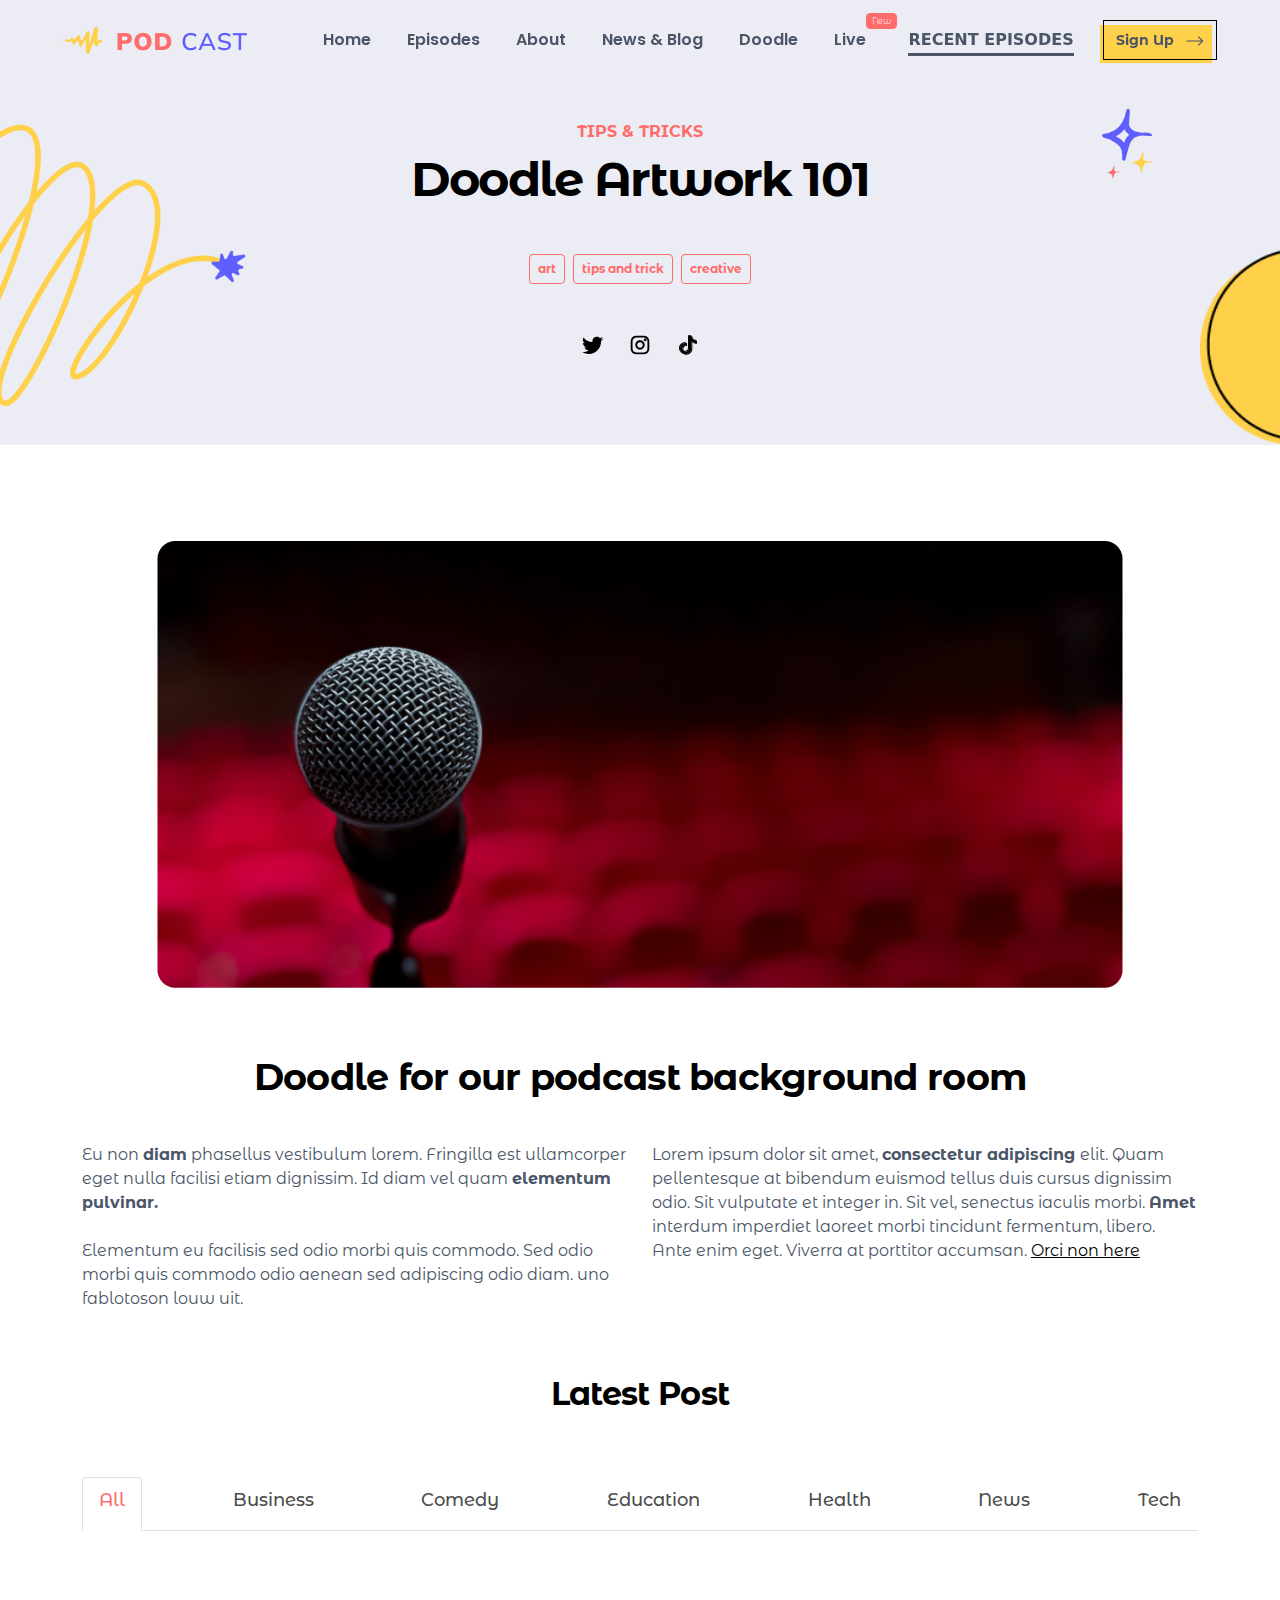
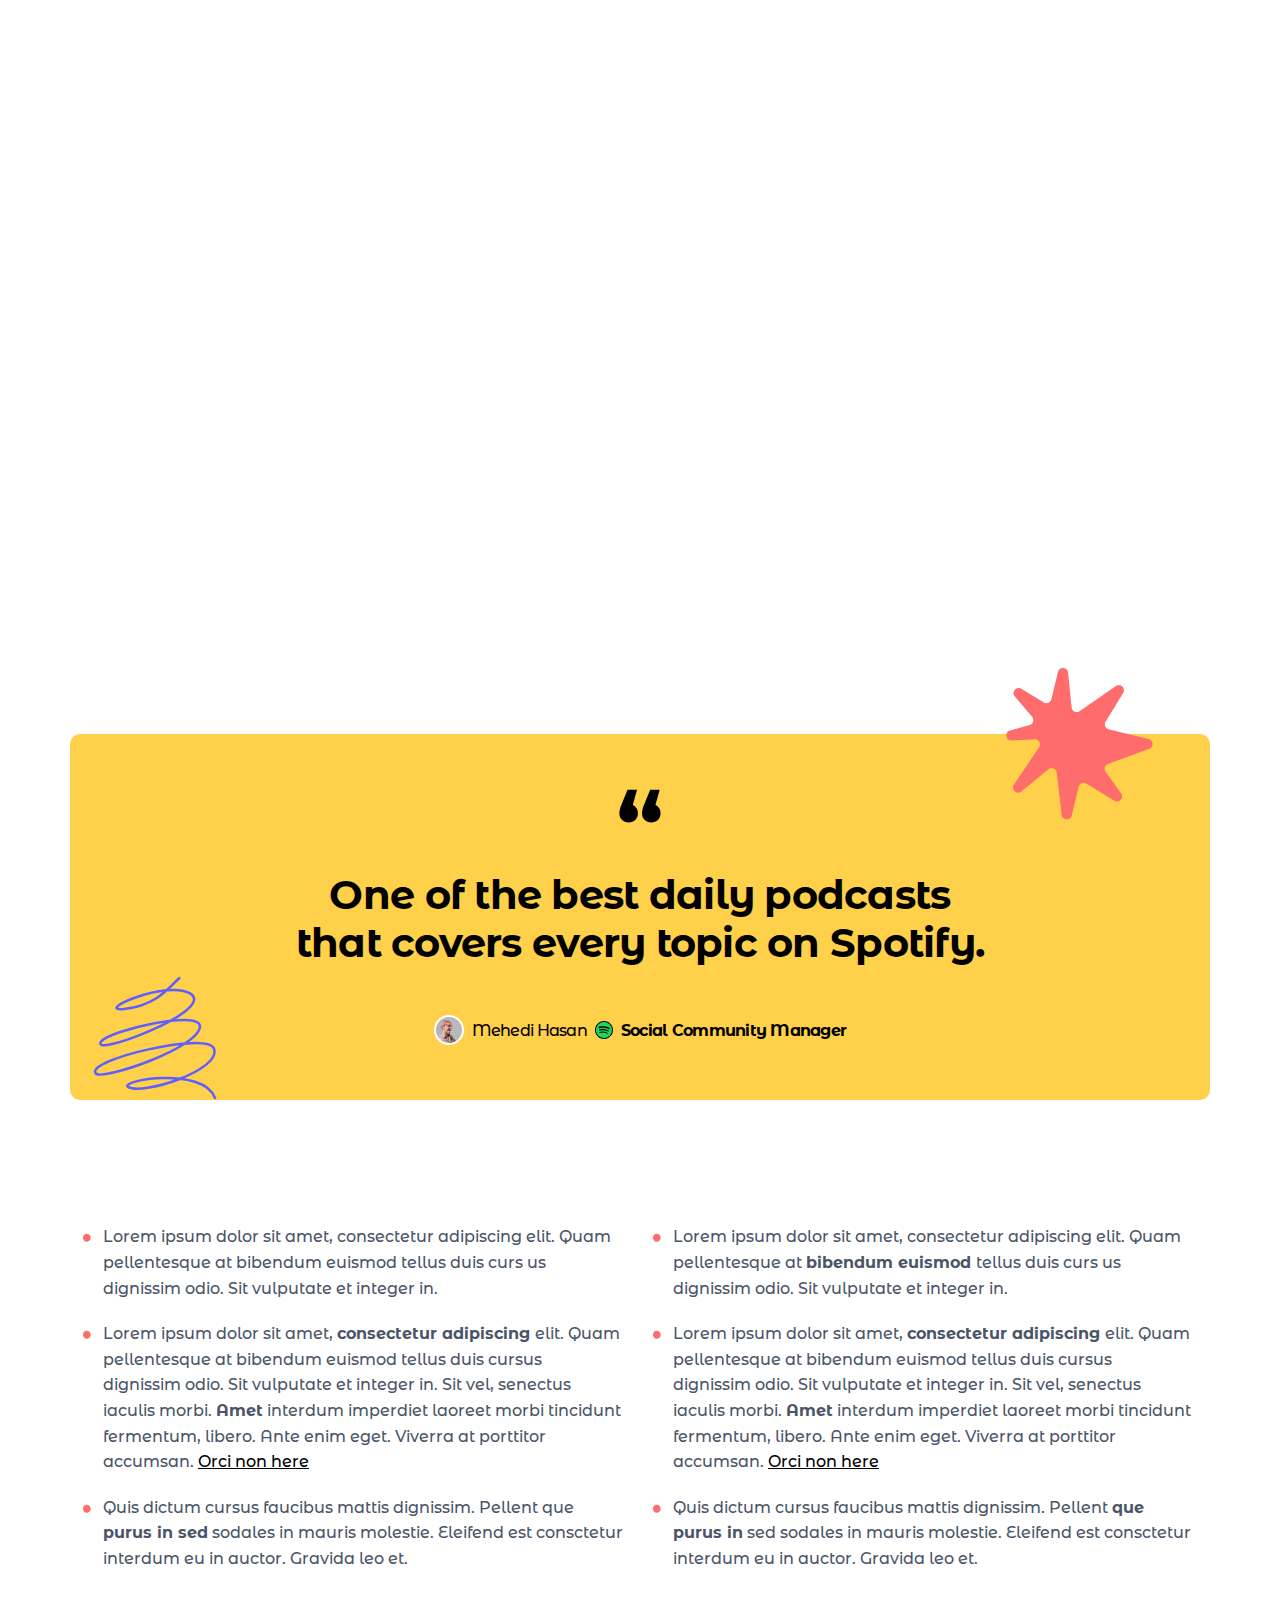
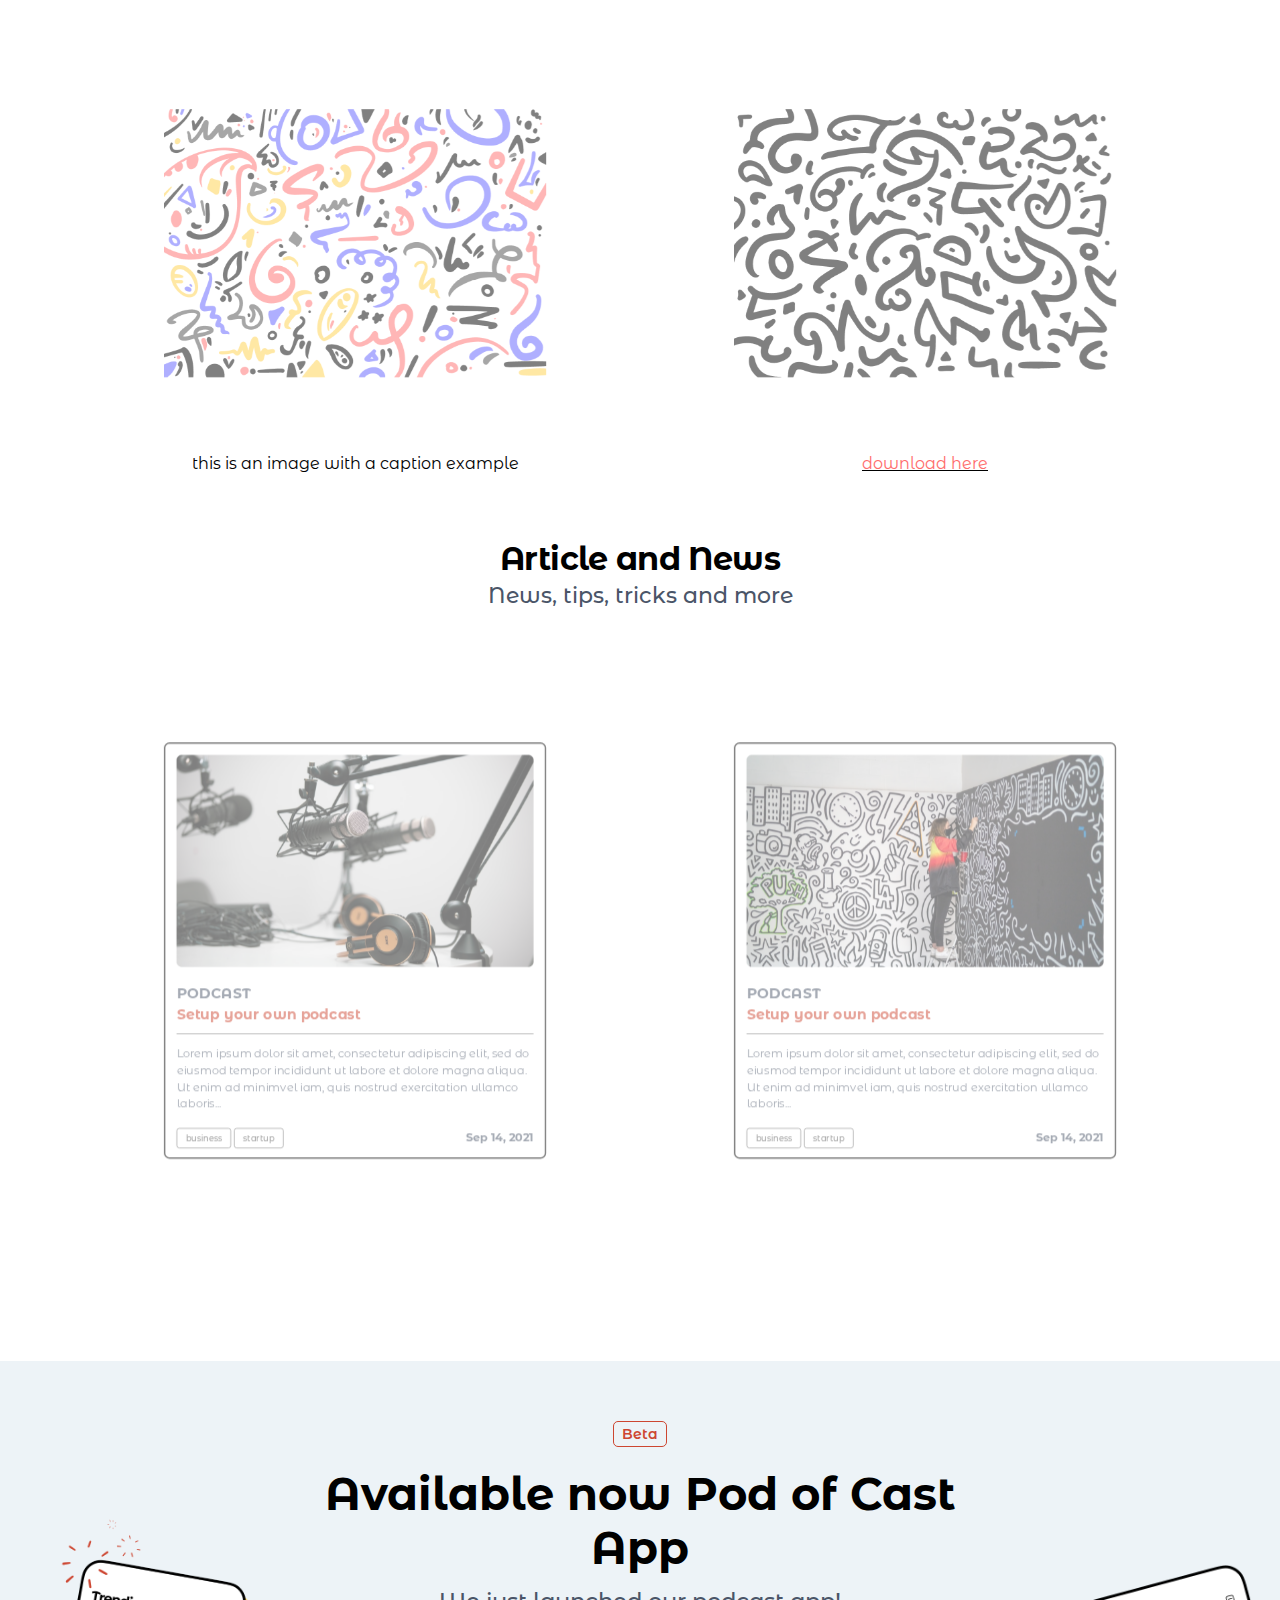
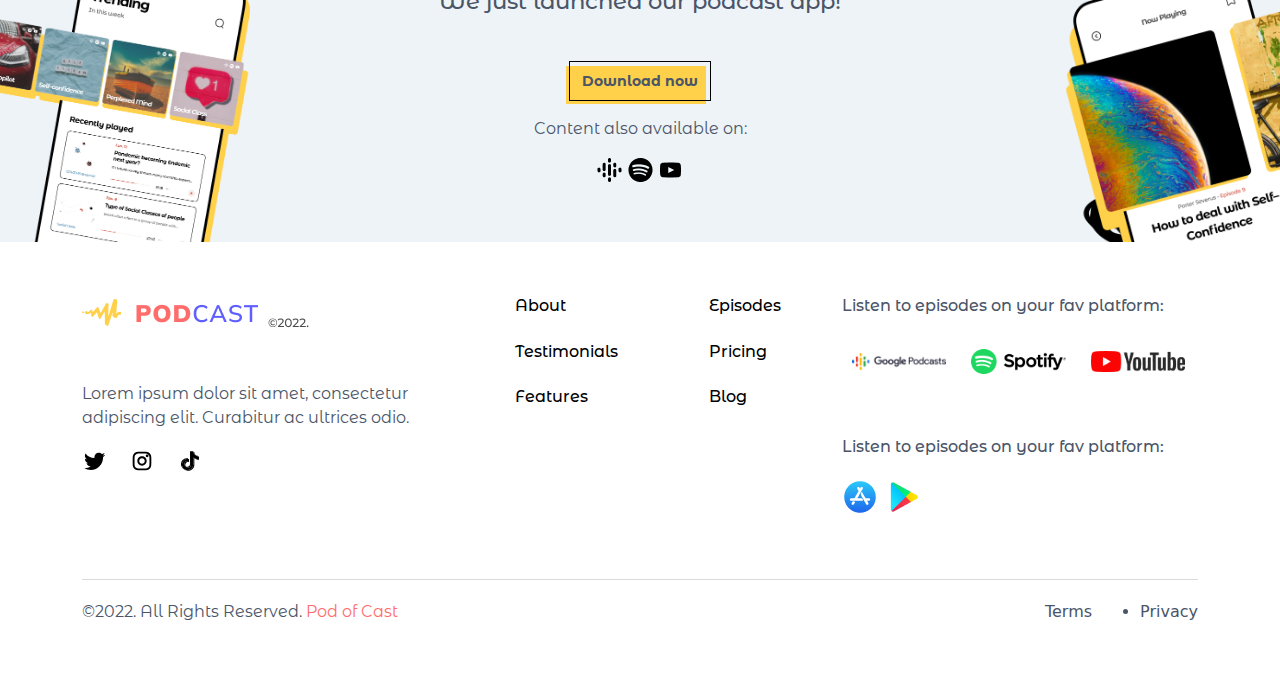
<file: pages/atwork.html>
<!DOCTYPE html>

<html>

<head>
  <meta charset="utf-8">
  <meta http-equiv="X-UA-Compatible" content="IE=edge">
  <title></title>
  <meta name="description" content="">
  <meta name="viewport" content="width=device-width, initial-scale=1">
  <link rel="stylesheet" href="../assets/css/preloader.css" type="text/css">
  <link rel="stylesheet" href="../assets/css/atwork.css" type="text/css">
  <link rel="stylesheet" href="../assets/css/bootstrap.min.css" type="text/css">

  <!-- Make css by page name and individual responsive -->
</head>

<body>

  <main id="main">

    <!-- Preloader started  -->
    <section id="preloader">
      <div class="loading">
        <span style="width:80px"><img class="img-fluid w-100" src="../assets/images/loader/loader_icon.svg" alt=""></span>
        <span style="color: #FF6C6C; font-weight: bold;">P</span>
        <span style="color: #FF6C6C; font-weight: bold;">O</span>
        <span style="color: #FF6C6C; font-weight: bold;">D</span>
        <span style="color: #5F5FFF; font-weight: bold;">C</span>
        <span style="color: #5F5FFF;">A</span>
        <span style="color: #5F5FFF;">S</span>
        <span style="color: #5F5FFF;">T</span>
      </div>
    </section>
    <!-- Preloader Ended  -->


    <section id="navbar">
      <nav class="navbar navbar-expand-lg fixed-top navbar-light bg-light">
        <div class="container-fluid">
          <a class="navbar-brand" href="../index.html"><img class="img-fluid" src="../assets/images/logo/Logo.png" alt=""></a>
          <button class="navbar-toggler" type="button" data-bs-toggle="collapse"
            data-bs-target="#navbarSupportedContent" aria-controls="navbarSupportedContent" aria-expanded="false"
            aria-label="Toggle navigation">
            <span class="navbar-toggler-icon"></span>
          </button>
          <div class="collapse navbar-collapse" id="navbarSupportedContent">
            <ul class="navbar-nav mx-auto mb-2 mb-lg-0 d-flex ">
              <li class="nav-item">
                <a class="nav-link active" aria-current="page" href="../index.html">Home</a>
              </li>

              <li class="nav-item">
                <a class="nav-link active" aria-current="page" href="../pages/episod.html">Episodes</a>
              </li>
              <li class="nav-item">
                <a class="nav-link" href="../pages/about.html">About</a>
              </li>
              <!-- <li class="nav-item dropdown">
                <a class="nav-link dropdown-toggle" href="#" id="navbarDropdown" role="button" data-bs-toggle="dropdown"
                  aria-expanded="false">
                  More

                  <svg width="17" height="17" viewBox="0 0 17 17" fill="none" xmlns="http://www.w3.org/2000/svg">
                    <path opacity="0.3"
                      d="M15.1668 8.49992C15.1668 12.1766 12.1762 15.1666 8.50016 15.1666C4.82416 15.1666 1.8335 12.1766 1.8335 8.49992C1.8335 4.82392 4.82416 1.83325 8.50016 1.83325C12.1762 1.83325 15.1668 4.82392 15.1668 8.49992"
                      stroke="black" stroke-opacity="0.4" stroke-width="1.5" />
                    <path
                      d="M11.3141 7.5384C11.3141 7.66574 11.2654 7.79374 11.1681 7.89107L8.85472 10.2157C8.76072 10.3097 8.63338 10.3624 8.50005 10.3624C8.36738 10.3624 8.24005 10.3097 8.14605 10.2157L5.83138 7.89107C5.63671 7.69574 5.63671 7.37974 5.83271 7.1844C6.02871 6.98974 6.34538 6.9904 6.54005 7.18574L8.50005 9.1544L10.46 7.18574C10.6547 6.9904 10.9707 6.98974 11.1667 7.1844C11.2654 7.28174 11.3141 7.4104 11.3141 7.5384Z"
                      fill="black" />
                  </svg>

                </a>
                <ul class="dropdown-menu" aria-labelledby="navbarDropdown">
                  <div class="arrow"></div>
                  <li><a class="dropdown-item" href="../pages/news.html">News & Blogs</a></li>
                  <li><a class="dropdown-item" href="../pages/atwork.html">Doodle</a></li>
                </ul>
              </li> -->


              <li class="nav-item position-relative">
                <a href="../pages/news.html" class="nav-link ">News & Blog</a>
              </li>

              <li class="nav-item position-relative">
                <a href="../pages/atwork.html" class="nav-link ">Doodle</a>
              </li>

              <li class="nav-item position-relative">
                <a href="../pages/episod.html" class="nav-link ">Live <sup class="badge position-absolute">New</sup></a>
              </li>
            </ul>

            <div class="right_side_nav ">

              <a style="border-bottom: 3px solid #4A5568;" class="text-dark fw-bold pb-1 me-4" href="../pages/episod.html">RECENT
                EPISODES</a>
              <a class="them_btn text-dark yellow_btn text-capitalize" href="../pages/episod.html">Sign Up
                <svg class="ms-2" width="18" height="10" viewBox="0 0 18 10" fill="none"
                  xmlns="http://www.w3.org/2000/svg">
                  <path
                    d="M12.7046 0.26716L17.4375 5.00004L12.7046 9.73291L11.9091 8.93739L15.284 5.5625L0.589361 5.5625V4.4375L15.2839 4.4375L11.9091 1.06268L12.7046 0.26716Z"
                    fill="#4A5568" />
                </svg>

              </a>
            </div>
          </div>
        </div>
      </nav>
      </section>
    <section id="page_content">
    
        <section style="min-height: 500px; background-color:#ECECF4;" id="banner2" class="animated_banner d-flex align-items-center position-relative overflow-hidden ">
            <div class="banner2_text text-center mx-auto first_content">
                <div class="gap_40"></div>
                <p class="text_first_color fw-bold text-center mx-auto">TIPS & TRICKS</p>
                <h1 class="text-black text-capitalize">
                    Doodle Artwork 101
                </h1>
                <div class="gap_40"></div>
                <div class="d-flex gap-2 justify-content-center">
                    <span class="badge text_first_color p-2">art</span>
                    <span class="badge text_first_color p-2">tips and trick</span>
                    <span class="badge text_first_color p-2">creative</span>
                </div>

                <div class="footer_socials d-flex gap-4 justify-content-center mt-5">
                    <a href="">
                      <svg width="24" height="24" viewBox="0 0 24 24" fill="none" xmlns="http://www.w3.org/2000/svg">
                        <path d="M8.84156 21C6.41531 21 4.15363 20.2943 2.25 19.0767C3.86624 19.1813 6.71855 18.9308 8.49268 17.2386C5.82381 17.1161 4.6202 15.0692 4.4632 14.1945C4.68997 14.2819 5.77148 14.3869 6.382 14.142C3.31192 13.3722 2.84095 10.678 2.94561 9.85573C3.52125 10.2581 4.49809 10.3981 4.88185 10.3631C2.02109 8.31618 3.05027 5.23707 3.55613 4.57226C5.60912 7.4165 8.6859 9.01393 12.4923 9.10278C12.4205 8.78802 12.3826 8.46032 12.3826 8.12373C12.3826 5.70819 14.3351 3.75 16.7435 3.75C18.0019 3.75 19.1358 4.28457 19.9318 5.13963C20.7727 4.94258 22.0382 4.4813 22.6569 4.0824C22.3451 5.20208 21.3742 6.13612 20.7869 6.48231C20.7918 6.49408 20.7821 6.47048 20.7869 6.48231C21.3028 6.40428 22.6986 6.13603 23.25 5.76192C22.9773 6.39094 21.948 7.4368 21.1033 8.02232C21.2605 14.9535 15.9574 21 8.84156 21Z" fill="black"/>
                        </svg>
                    </a>
      
                    <a href="">
                      <svg width="24" height="24" viewBox="0 0 24 24" fill="none" xmlns="http://www.w3.org/2000/svg">
                        <path d="M18.5332 6.86675C18.5332 7.63995 17.9064 8.26675 17.1332 8.26675C16.36 8.26675 15.7332 7.63995 15.7332 6.86675C15.7332 6.09355 16.36 5.46675 17.1332 5.46675C17.9064 5.46675 18.5332 6.09355 18.5332 6.86675Z" fill="black"/>
                        <path fill-rule="evenodd" clip-rule="evenodd" d="M11.9998 16.6667C14.5772 16.6667 16.6665 14.5774 16.6665 12.0001C16.6665 9.42275 14.5772 7.33342 11.9998 7.33342C9.42251 7.33342 7.33317 9.42275 7.33317 12.0001C7.33317 14.5774 9.42251 16.6667 11.9998 16.6667ZM11.9998 14.8001C13.5462 14.8001 14.7998 13.5465 14.7998 12.0001C14.7998 10.4537 13.5462 9.20008 11.9998 9.20008C10.4534 9.20008 9.19984 10.4537 9.19984 12.0001C9.19984 13.5465 10.4534 14.8001 11.9998 14.8001Z" fill="black"/>
                        <path fill-rule="evenodd" clip-rule="evenodd" d="M2.6665 11.6267C2.6665 8.49045 2.6665 6.92231 3.27687 5.7244C3.81376 4.67069 4.67045 3.814 5.72416 3.27711C6.92206 2.66675 8.49021 2.66675 11.6265 2.66675H12.3732C15.5095 2.66675 17.0776 2.66675 18.2755 3.27711C19.3292 3.814 20.1859 4.67069 20.7228 5.7244C21.3332 6.92231 21.3332 8.49045 21.3332 11.6267V12.3734C21.3332 15.5097 21.3332 17.0779 20.7228 18.2758C20.1859 19.3295 19.3292 20.1862 18.2755 20.7231C17.0776 21.3334 15.5095 21.3334 12.3732 21.3334H11.6265C8.49021 21.3334 6.92206 21.3334 5.72416 20.7231C4.67045 20.1862 3.81376 19.3295 3.27687 18.2758C2.6665 17.0779 2.6665 15.5097 2.6665 12.3734V11.6267ZM11.6265 4.53341H12.3732C13.9721 4.53341 15.0591 4.53487 15.8992 4.60351C16.7176 4.67037 17.1361 4.79157 17.4281 4.94032C18.1305 5.29825 18.7017 5.86938 19.0596 6.57185C19.2084 6.8638 19.3295 7.28231 19.3964 8.10069C19.4651 8.94085 19.4665 10.0278 19.4665 11.6267V12.3734C19.4665 13.9724 19.4651 15.0593 19.3964 15.8995C19.3295 16.7179 19.2084 17.1364 19.0596 17.4283C18.7017 18.1308 18.1305 18.7019 17.4281 19.0598C17.1361 19.2086 16.7176 19.3298 15.8992 19.3967C15.0591 19.4653 13.9721 19.4667 12.3732 19.4667H11.6265C10.0276 19.4667 8.94061 19.4653 8.10044 19.3967C7.28207 19.3298 6.86355 19.2086 6.57161 19.0598C5.86913 18.7019 5.29801 18.1308 4.94008 17.4283C4.79133 17.1364 4.67013 16.7179 4.60327 15.8995C4.53462 15.0593 4.53317 13.9724 4.53317 12.3734V11.6267C4.53317 10.0278 4.53462 8.94085 4.60327 8.10069C4.67013 7.28231 4.79133 6.8638 4.94008 6.57185C5.29801 5.86938 5.86913 5.29825 6.57161 4.94032C6.86355 4.79157 7.28207 4.67037 8.10044 4.60351C8.94061 4.53487 10.0276 4.53341 11.6265 4.53341Z" fill="black"/>
                        </svg>
                        
                    </a>
      
                    <a href="">
                      <svg width="24" height="24" viewBox="0 0 24 24" fill="none" xmlns="http://www.w3.org/2000/svg">
                        <path d="M6.33822 14.8446C6.45542 13.8742 6.85342 13.3308 7.60344 12.7739C8.67659 12.0195 10.0171 12.4462 10.0171 12.4462V9.91486C10.343 9.90653 10.669 9.92585 10.9914 9.97259V13.2302C10.9914 13.2302 9.65125 12.8035 8.5781 13.5582C7.82849 14.1148 7.42967 14.6586 7.31288 15.629C7.30921 16.1559 7.4081 16.8447 7.86349 17.4403C7.7509 17.3826 7.63614 17.3168 7.5192 17.243C6.51606 16.5694 6.33333 15.5588 6.33822 14.8446ZM16.5264 5.23436C15.7881 4.42541 15.509 3.60866 15.4081 3.03491H16.3367C16.3367 3.03491 16.1516 4.5393 17.501 6.01873L17.5197 6.03863C17.156 5.80985 16.8225 5.5398 16.5264 5.23436ZM21 7.52781V10.7199C21 10.7199 19.815 10.6735 18.938 10.4504C17.7135 10.1384 16.9264 9.65977 16.9264 9.65977C16.9264 9.65977 16.3827 9.31849 16.3388 9.2947V15.8864C16.3388 16.2534 16.2382 17.17 15.9318 17.9345C15.5318 18.9346 14.9144 19.591 14.8009 19.7252C14.8009 19.7252 14.05 20.6125 12.7254 21.2101C11.5314 21.7491 10.4831 21.7355 10.1697 21.7491C10.1697 21.7491 8.35753 21.8209 6.72686 20.7612C6.37424 20.5276 6.04508 20.263 5.74365 19.9709L5.75179 19.9768C7.38287 21.0365 9.19464 20.9648 9.19464 20.9648C9.5084 20.9511 10.5567 20.9648 11.7503 20.4257C13.0738 19.8282 13.8258 18.9408 13.8258 18.9408C13.9381 18.8066 14.5583 18.1502 14.9567 17.1498C15.2624 16.3857 15.3637 15.4687 15.3637 15.1016V8.51071C15.4076 8.53489 15.9509 8.87618 15.9509 8.87618C15.9509 8.87618 16.7384 9.35515 17.9629 9.6668C18.8403 9.8899 20.025 9.93631 20.025 9.93631V7.43498C20.4303 7.52586 20.7758 7.55043 21 7.52781Z" fill="black"/>
                        <path d="M20.0252 7.43497V9.93553C20.0252 9.93553 18.8405 9.88912 17.9631 9.66601C16.7386 9.35398 15.9511 8.8754 15.9511 8.8754C15.9511 8.8754 15.4078 8.53411 15.3639 8.50993V15.1024C15.3639 15.4694 15.2634 16.3864 14.9569 17.1505C14.5569 18.151 13.9395 18.8074 13.826 18.9416C13.826 18.9416 13.0747 19.8289 11.7505 20.4265C10.5569 20.9655 9.50859 20.9519 9.19483 20.9655C9.19483 20.9655 7.38306 21.0373 5.75198 19.9776L5.74384 19.9717C5.57163 19.805 5.40953 19.6289 5.25834 19.4444C4.73784 18.8098 4.41879 18.0593 4.33862 17.8452C4.33848 17.8443 4.33848 17.8434 4.33862 17.8425C4.20961 17.4704 3.93858 16.5768 3.97561 15.7113C4.04113 14.1843 4.57831 13.247 4.72034 13.0122C5.09649 12.3719 5.58572 11.799 6.16626 11.319C6.67855 10.9048 7.25921 10.5753 7.88443 10.3439C8.56031 10.0722 9.28406 9.92661 10.0169 9.91486V12.4462C10.0169 12.4462 8.67636 12.0211 7.60363 12.7739C6.85361 13.3308 6.4556 13.8742 6.3384 14.8446C6.33352 15.5588 6.51624 16.5694 7.51857 17.2434C7.63551 17.3175 7.75027 17.3833 7.86286 17.4407C8.03797 17.6683 8.2511 17.8667 8.49364 18.0277C9.47278 18.6475 10.2932 18.6908 11.3423 18.2883C12.0419 18.0192 12.5685 17.4126 12.8127 16.7406C12.9661 16.3209 12.9641 15.8985 12.9641 15.4616V3.03491H15.4058C15.5067 3.60866 15.7859 4.42541 16.5241 5.23436C16.8202 5.5398 17.1538 5.80985 17.5175 6.03862C17.6249 6.14979 18.1743 6.69936 18.8796 7.03674C19.2442 7.21114 19.6286 7.34476 20.0252 7.43497Z" fill="black"/>
                        <path d="M3.3667 17.0676V17.0696L3.42729 17.2338C3.42033 17.2147 3.39781 17.1566 3.3667 17.0676Z" fill="black"/>
                        <path d="M7.88461 10.3437C7.25939 10.5751 6.67873 10.9047 6.16644 11.3188C5.58572 11.7999 5.09661 12.374 4.72093 13.0155C4.57891 13.2495 4.04172 14.1876 3.9762 15.7146C3.93917 16.5801 4.2102 17.4737 4.33921 17.8458C4.33907 17.8467 4.33907 17.8476 4.33921 17.8485C4.4206 18.0607 4.73843 18.8112 5.25893 19.4477C5.41012 19.6322 5.57222 19.8083 5.74443 19.975C5.19268 19.6093 4.7006 19.1671 4.28427 18.6629C3.76825 18.0338 3.45001 17.2912 3.36699 17.072C3.36689 17.0704 3.36689 17.0688 3.36699 17.0673V17.0645C3.23758 16.6928 2.96573 15.7989 3.00358 14.9322C3.0691 13.4052 3.60628 12.4679 3.74831 12.2331C4.12388 11.5915 4.613 11.0174 5.19382 10.5364C5.706 10.1221 6.28669 9.79254 6.91199 9.56131C7.30202 9.40621 7.70833 9.29179 8.1239 9.22002C8.75019 9.11524 9.38984 9.10616 10.0191 9.19311V9.91469C9.2856 9.92619 8.56113 10.0718 7.88461 10.3437Z" fill="black"/>
                        <path d="M15.4078 3.03476H12.9661V15.4619C12.9661 15.8987 12.9661 16.32 12.8147 16.7408C12.5681 17.4125 12.0435 18.019 11.3444 18.2881C10.2948 18.6922 9.47442 18.6474 8.49569 18.0276C8.25273 17.8673 8.03905 17.6696 7.86328 17.4425C8.69713 17.8688 9.44349 17.8614 10.3681 17.5057C11.0668 17.2366 11.5922 16.6301 11.838 15.958C11.9919 15.5383 11.9898 15.1159 11.9898 14.6795V2.25H15.3615C15.3615 2.25 15.3236 2.55891 15.4078 3.03476ZM20.0252 6.74328V7.43483C19.6293 7.34447 19.2456 7.21085 18.8816 7.0366C18.1764 6.69921 17.627 6.14964 17.5195 6.03848C17.6442 6.11693 17.7736 6.1883 17.907 6.25222C18.7644 6.66255 19.6089 6.78502 20.0252 6.74328Z" fill="black"/>
                        </svg>
                        
                    </a>
                  </div>

              <br>

              <div class="gap_64"></div>

            </div>

                
            <img style="right:0px; bottom:20px;" class="line position-absolute" src="../assets/images/banner/circle.png" alt="">
            <img  class="circle img-fluid  position-absolute" src="../assets/images//banner/yellow_spring.png" alt="">
            <svg style="width:50px; top:60px; right:10%" class="animate_star position-absolute" width="120" height="167" viewBox="0 0 120 167" fill="none" xmlns="http://www.w3.org/2000/svg">
                <path class="ele" fill-rule="evenodd" clip-rule="evenodd" d="M58.6233 112.966C58.593 113.074 58.5625 113.182 58.5321 113.289C58.2653 114.233 57.9948 115.175 57.7193 116.115C57.5218 116.804 57.3886 117.493 57.2569 118.175C57.0593 119.196 56.8653 120.2 56.4631 121.158C56.3433 121.444 56.205 121.725 56.0426 122.002C55.9963 122.081 55.948 122.159 55.8977 122.237C55.2904 123.415 53.1652 124.828 51.9507 124.828C50.7363 124.828 48.6111 123.179 48.6111 122.002C48.4856 120.835 48.4638 119.627 48.4815 118.413C48.486 118.099 48.4932 117.784 48.5019 117.47C48.5141 117.029 48.5294 116.588 48.5445 116.149C48.5754 115.256 48.606 114.37 48.6105 113.505C48.6106 113.485 48.6107 113.466 48.6108 113.446C48.611 113.394 48.6111 113.341 48.6111 113.289C48.559 112.644 48.507 111.998 48.4535 111.353C48.1945 108.231 47.8998 105.109 47.3966 101.987C47.3579 101.788 47.3174 101.591 47.2751 101.394C45.6593 93.8806 41.4267 87.4964 33.7342 82.6776C33.1421 82.3034 32.5516 81.928 31.9615 81.5529C26.6478 78.1748 21.3699 74.8195 15.2921 72.5883C14.0953 72.149 12.8676 71.7533 11.6024 71.4095C10.1279 71.0089 8.60271 70.679 7.0166 70.4329C6.7908 70.3979 6.55828 70.3524 6.32304 70.2974C6.21211 70.2714 6.10058 70.2433 5.98886 70.2131C4.74473 69.8769 3.47754 69.2849 2.76608 68.5491C2.6416 68.4043 2.51074 68.2545 2.37645 68.1009C1.20054 66.7551 -0.238888 65.1077 0.0336009 63.8396C0.337209 62.4268 2.76608 60.543 4.89135 60.3075C6.18751 60.1218 7.45163 59.9122 8.68466 59.6794C10.0621 59.4194 11.4007 59.1305 12.7019 58.8137C12.7356 58.8055 12.7693 58.7973 12.803 58.789C12.8108 58.7871 12.8186 58.7852 12.8265 58.7833C13.7997 58.5445 14.7519 58.2901 15.6836 58.0204C34.3596 52.6145 44.8075 41.0729 51.4707 26.6194C52.1776 25.0862 52.8418 23.5201 53.4688 21.9251C53.703 21.3197 53.9221 20.7064 54.1288 20.0869C54.1356 20.0664 54.1425 20.0458 54.1493 20.0253C55.0075 17.4406 55.6504 14.7476 56.2649 12.055C56.3468 11.696 56.4283 11.337 56.5097 10.9783C56.5445 10.8248 56.5793 10.6714 56.6141 10.518C56.7278 10.0174 56.8417 9.51756 56.9571 9.01915C57.1066 8.37325 57.2586 7.72976 57.4157 7.09021C57.5895 6.77569 57.7191 6.46118 57.8213 6.14831C57.8807 5.96648 57.9309 5.7852 57.9752 5.60479C58.0507 5.29696 58.109 4.99166 58.1665 4.69051C58.3211 3.88026 58.4701 3.09997 58.9338 2.38071C59.8446 1.20334 61.6662 -0.209513 62.8807 0.0259618C64.0951 0.0259618 65.6131 1.67429 66.524 2.85166C66.9774 3.55506 66.9229 4.38979 66.8662 5.25777C66.847 5.55207 66.8276 5.85019 66.8276 6.14831C66.8015 6.57356 66.7753 6.99708 66.7492 7.41915C66.7294 7.74046 66.7095 8.06093 66.6896 8.3807C66.6694 8.70545 66.6492 9.02947 66.6291 9.35291C66.572 10.2678 66.5148 11.178 66.4577 12.0866C66.4305 12.5204 66.4032 12.9538 66.376 13.3872C66.3747 13.4081 66.3733 13.429 66.372 13.4499C66.2203 15.8629 66.0685 18.2759 65.9167 20.7477C65.8155 22.5531 65.6806 24.3584 65.5457 26.1637C65.5352 26.3039 65.5247 26.4441 65.5142 26.5843C65.5124 26.6089 65.5106 26.6334 65.5088 26.6579C65.4246 27.7865 65.3416 28.915 65.2681 30.0436C65.1171 32.3609 65.0059 34.6782 65.0059 36.9955C64.729 45.1583 70.7685 50.3817 78.7452 53.9171C78.7739 53.9298 78.8026 53.9424 78.8313 53.9551C79.5713 54.2814 80.3277 54.5932 81.0972 54.8916C86.8657 57.0109 93.2415 58.1882 100.225 57.4818C101.473 57.3435 102.721 57.327 103.978 57.3848C104.033 57.3873 104.087 57.3899 104.142 57.3927C105.258 57.4496 106.38 57.5634 107.514 57.7005C108.24 57.7882 108.97 57.8856 109.707 57.9838C110.88 58.1401 112.069 58.2985 113.28 58.4237C113.941 58.5262 114.602 58.6288 115.213 58.7702C115.298 58.79 115.382 58.8105 115.466 58.8319C116.155 59.009 116.768 59.2453 117.227 59.6011C118.441 60.7785 119.959 62.4268 119.959 63.6042C119.959 65.7234 117.227 65.9589 114.798 65.7234C114.05 65.6788 113.313 65.6342 112.583 65.588C112.568 65.5871 112.554 65.5861 112.539 65.5852C112.417 65.5775 112.294 65.5696 112.172 65.5618C111.945 65.5471 111.718 65.5323 111.491 65.5172C109.668 65.3959 107.875 65.2593 106.046 65.082C105.13 64.9932 104.204 64.8941 103.261 64.7815C102.506 64.7084 101.758 64.658 101.016 64.6284C100.993 64.6275 100.97 64.6266 100.947 64.6258C94.548 64.3821 88.5816 65.689 82.6152 67.3718C81.368 67.7587 80.1207 68.3046 78.9787 68.9605C77.3408 69.9012 75.9194 71.0681 75.025 72.3167C71.6853 76.3198 68.3456 80.3229 66.8276 84.7969C64.8065 90.5445 63.1591 96.3646 61.5745 102.177C61.2859 103.235 60.9994 104.293 60.7132 105.351C60.069 107.73 59.4259 110.105 58.7624 112.471C58.7162 112.636 58.6698 112.801 58.6233 112.966ZM53.1511 81.5073C53.2987 81.0749 53.4477 80.6444 53.5981 80.216C55.987 73.2417 60.8091 67.4859 63.7803 63.9393C63.866 63.837 63.9501 63.7367 64.0325 63.6381C64.377 63.1865 64.7372 62.7505 65.1109 62.3299C60.5754 59.261 56.259 55.12 53.6204 49.5846C51.3452 52.3464 48.8122 54.977 45.981 57.4324C42.2078 60.7049 38.0332 63.555 33.4293 65.9612C35.534 67.2158 37.4798 68.4601 39.2739 69.6073C39.9339 70.0293 40.5733 70.4382 41.1926 70.8297C46.0352 73.8672 50.0146 77.4589 53.1511 81.5073Z" fill="#5F5FFF"/>
                <path class="ele" fill-rule="evenodd" clip-rule="evenodd" d="M97.307 145.001C97.082 145.832 96.8566 146.661 96.6248 147.488C96.5956 147.592 96.5663 147.697 96.5368 147.801C96.4349 148.161 96.3316 148.521 96.2264 148.88C96.1509 149.143 96.1 149.407 96.0497 149.667C95.9743 150.057 95.9001 150.44 95.7465 150.806C95.7008 150.915 95.6479 151.023 95.5859 151.129C95.5682 151.159 95.5498 151.189 95.5305 151.219C95.2986 151.668 94.4868 152.208 94.0229 152.208C93.5591 152.208 92.7473 151.578 92.7473 151.129C92.6994 150.683 92.691 150.221 92.6978 149.758C92.6995 149.638 92.7023 149.517 92.7056 149.397C92.7102 149.229 92.7161 149.061 92.7218 148.893C92.7336 148.552 92.7453 148.214 92.747 147.883C92.7471 147.876 92.7471 147.868 92.7472 147.86C92.7472 147.84 92.7473 147.821 92.7473 147.801C92.6556 146.663 92.5639 145.526 92.415 144.388C92.3755 144.087 92.332 143.785 92.2834 143.483C91.9909 141.986 91.4327 140.603 90.5643 139.358C89.7113 138.134 88.5589 137.044 87.0647 136.108C86.8386 135.965 86.613 135.822 86.3876 135.678C85.4784 135.1 84.5719 134.524 83.6394 133.987C82.8461 133.531 82.0339 133.103 81.1853 132.726C79.8555 132.137 78.4362 131.675 76.8593 131.431C76.7731 131.417 76.6843 131.4 76.5944 131.379C76.5521 131.369 76.5094 131.358 76.4668 131.347C75.9916 131.218 75.5075 130.992 75.2358 130.711C75.1882 130.656 75.1382 130.599 75.0869 130.54C74.6378 130.026 74.088 129.397 74.192 128.912C74.308 128.373 75.2358 127.653 76.0476 127.563C76.5427 127.492 77.0255 127.412 77.4965 127.323C78.0464 127.219 78.5802 127.104 79.0983 126.976C79.3321 126.919 79.5627 126.859 79.7901 126.796C80.4191 126.624 81.0242 126.434 81.6065 126.227C82.4463 125.929 83.2386 125.595 83.9869 125.228C86.9539 123.774 89.2275 121.8 91.0153 119.459C91.2156 119.197 91.4098 118.93 91.5981 118.659C91.6547 118.577 91.7108 118.495 91.7664 118.413C92.9062 116.724 93.8289 114.871 94.6028 112.902C94.6922 112.671 94.7759 112.437 94.8549 112.2C94.8575 112.192 94.8601 112.184 94.8627 112.176C94.9044 112.051 94.9448 111.924 94.984 111.798C95.2939 110.794 95.5298 109.755 95.7643 108.721C95.7776 108.662 95.7909 108.604 95.8042 108.545C95.8476 108.354 95.8912 108.163 95.9352 107.972C95.9923 107.726 96.0504 107.48 96.1104 107.236C96.1768 107.115 96.2263 106.995 96.2653 106.876C96.288 106.806 96.3072 106.737 96.3241 106.668C96.3529 106.551 96.3752 106.434 96.3972 106.319C96.4562 106.009 96.5131 105.711 96.6902 105.437C97.0382 104.987 97.734 104.447 98.1979 104.537C98.6617 104.537 99.2416 105.167 99.5895 105.617C99.7627 105.885 99.7419 106.204 99.7202 106.536C99.7129 106.648 99.7055 106.762 99.7055 106.876C99.6955 107.038 99.6855 107.2 99.6755 107.361C99.668 107.484 99.6604 107.606 99.6528 107.729C99.6451 107.853 99.6374 107.976 99.6296 108.1C99.6078 108.449 99.586 108.797 99.5642 109.144C99.5533 109.318 99.5424 109.491 99.5315 109.664C99.4743 110.574 99.417 111.484 99.3598 112.416C99.3591 112.428 99.3583 112.44 99.3576 112.452C99.3189 113.142 99.2674 113.832 99.2158 114.521C99.2118 114.575 99.2078 114.628 99.2038 114.682C99.2031 114.691 99.2024 114.701 99.2017 114.71C99.1035 116.026 99.0096 117.342 99.0096 118.659C98.9785 119.576 99.1564 120.397 99.5006 121.132C99.909 122.004 100.551 122.757 101.357 123.41C102.145 124.05 103.089 124.594 104.123 125.062C104.178 125.087 104.234 125.112 104.291 125.137C104.573 125.261 104.862 125.38 105.156 125.494C107.339 126.296 109.75 126.745 112.389 126.491C112.413 126.489 112.438 126.486 112.462 126.484C112.939 126.431 113.416 126.425 113.896 126.447C113.917 126.448 113.938 126.449 113.959 126.45C114.658 126.485 115.363 126.579 116.084 126.676C116.532 126.735 116.987 126.796 117.449 126.844C117.701 126.883 117.954 126.922 118.187 126.976C118.22 126.983 118.252 126.991 118.284 126.999C118.547 127.067 118.781 127.157 118.956 127.293C119.42 127.743 120 128.373 120 128.822C120 129.632 118.956 129.722 118.029 129.632C117.743 129.615 117.462 129.598 117.183 129.58C117.177 129.58 117.172 129.579 117.166 129.579C117.119 129.576 117.073 129.573 117.026 129.57C116.939 129.564 116.852 129.559 116.766 129.553C115.72 129.483 114.701 129.401 113.622 129.272C113.334 129.244 113.048 129.225 112.765 129.214C112.756 129.213 112.747 129.213 112.738 129.213C112.494 129.203 112.251 129.2 112.01 129.202C109.838 129.221 107.787 129.683 105.736 130.261C104.576 130.621 103.417 131.341 102.837 132.15C102.762 132.24 102.687 132.33 102.612 132.42C102.523 132.527 102.434 132.634 102.346 132.74C102.295 132.802 102.244 132.864 102.194 132.926C101.15 134.201 100.187 135.497 99.7055 136.917C99.5128 137.465 99.3291 138.015 99.1523 138.566C98.7479 139.826 98.3804 141.093 98.0277 142.361C98.0086 142.43 97.9896 142.498 97.9706 142.567C97.7673 143.301 97.5685 144.035 97.3699 144.768C97.349 144.846 97.328 144.923 97.307 145.001ZM93.6933 131.053C94.2248 130.175 94.7878 129.391 95.3031 128.726C94.9642 128.406 94.6347 128.068 94.3189 127.711C94.0467 127.967 93.7673 128.22 93.4805 128.469C92.9765 128.906 92.4568 129.324 91.921 129.724C92.5456 130.144 93.1364 130.587 93.6933 131.053Z" fill="#FFD049"/>
                <path class="ele" fill-rule="evenodd" clip-rule="evenodd" d="M28.4848 161.469C28.4032 161.768 28.3223 162.066 28.2416 162.365C28.0895 162.926 27.9377 163.487 27.7811 164.046C27.763 164.11 27.7449 164.174 27.7267 164.239C27.6637 164.461 27.5998 164.684 27.5348 164.906C27.4882 165.068 27.4567 165.231 27.4256 165.392C27.379 165.633 27.3332 165.87 27.2383 166.096C27.21 166.164 27.1773 166.23 27.139 166.295C27.128 166.314 27.1166 166.333 27.1048 166.351C26.9614 166.629 26.4597 166.963 26.173 166.963C25.8863 166.963 25.3846 166.573 25.3846 166.295C25.355 166.02 25.3498 165.735 25.354 165.448C25.3551 165.374 25.3567 165.3 25.3588 165.225C25.3617 165.121 25.3653 165.017 25.3689 164.914C25.3761 164.703 25.3834 164.494 25.3844 164.29C25.3845 164.285 25.3845 164.28 25.3845 164.276C25.3845 164.263 25.3846 164.251 25.3846 164.239C25.3129 163.349 25.2412 162.46 25.0979 161.57C25.0662 161.408 25.0295 161.248 24.9876 161.091C24.6854 159.953 24.1134 158.932 23.2158 158.058C22.8297 157.681 22.3834 157.332 21.8725 157.012C21.7327 156.924 21.5933 156.835 21.454 156.746C21.2759 156.633 21.098 156.52 20.9196 156.408C20.3529 156.051 19.7822 155.703 19.1894 155.387C18.0947 154.804 16.9246 154.332 15.5651 154.121C15.5118 154.113 15.4569 154.102 15.4014 154.089C15.3752 154.083 15.3489 154.077 15.3225 154.069C15.0288 153.99 14.7297 153.85 14.5617 153.677C14.5323 153.642 14.5014 153.607 14.4697 153.571C14.1921 153.253 13.8523 152.864 13.9166 152.565C13.9883 152.231 14.5617 151.787 15.0634 151.731C15.3694 151.687 15.6678 151.638 15.9589 151.583C16.2988 151.519 16.6287 151.447 16.9489 151.368C17.0934 151.333 17.2359 151.296 17.3765 151.257C18.132 151.05 18.8317 150.802 19.4806 150.516C20.0685 150.256 20.6147 149.966 21.1229 149.647C21.9661 149.118 22.7048 148.511 23.3562 147.837C23.8417 147.336 24.2788 146.797 24.6744 146.228C24.7093 146.177 24.744 146.127 24.7783 146.076C25.4218 145.123 25.9533 144.084 26.405 142.984C26.4478 142.88 26.4899 142.775 26.5314 142.67C26.5866 142.527 26.6384 142.382 26.6872 142.236C26.6888 142.231 26.6904 142.226 26.692 142.221C26.9216 141.53 27.0859 140.805 27.2492 140.086C27.2575 140.049 27.2657 140.013 27.2739 139.977C27.3007 139.859 27.3276 139.741 27.3549 139.623C27.3902 139.471 27.4261 139.319 27.4631 139.168C27.5042 139.093 27.5347 139.019 27.5589 138.945C27.5729 138.902 27.5848 138.86 27.5952 138.817C27.613 138.744 27.6268 138.672 27.6404 138.601C27.6769 138.41 27.712 138.226 27.8215 138.056C28.0365 137.778 28.4666 137.444 28.7533 137.5C29.04 137.5 29.3983 137.889 29.6134 138.167C29.7204 138.333 29.7076 138.53 29.6942 138.735C29.6896 138.805 29.685 138.875 29.685 138.945C29.6789 139.046 29.6727 139.146 29.6666 139.245C29.6619 139.321 29.6572 139.397 29.6525 139.472C29.6477 139.549 29.6429 139.626 29.6382 139.702C29.6247 139.918 29.6112 140.133 29.5977 140.347C29.591 140.455 29.5843 140.562 29.5775 140.669C29.5417 141.239 29.5058 141.808 29.47 142.392C29.4503 142.744 29.4251 143.096 29.399 143.448C29.3935 143.522 29.388 143.596 29.3824 143.67C29.3799 143.704 29.3775 143.737 29.375 143.77C29.3746 143.776 29.3741 143.781 29.3737 143.787C29.313 144.601 29.255 145.414 29.255 146.228C29.2266 147.065 29.48 147.772 29.9303 148.372C30.0184 148.489 30.1139 148.602 30.2164 148.711C30.7774 149.31 31.5451 149.791 32.4151 150.185C32.4495 150.201 32.4841 150.216 32.5188 150.231C32.6935 150.308 32.8721 150.382 33.0537 150.452C34.0895 150.833 35.2082 151.085 36.4099 151.11C36.7881 151.118 37.1746 151.104 37.5692 151.064C37.864 151.031 38.1587 151.027 38.4553 151.041C38.4682 151.042 38.4812 151.042 38.4941 151.043C38.9262 151.065 39.3622 151.123 39.8079 151.182C40.0848 151.219 40.3655 151.257 40.6512 151.286C40.8073 151.31 40.9633 151.335 41.1075 151.368C41.1277 151.373 41.1477 151.378 41.1673 151.383C41.3301 151.424 41.4747 151.48 41.583 151.564C41.8697 151.842 42.2281 152.231 42.2281 152.509C42.2281 153.01 41.583 153.065 41.0096 153.01C40.8331 152.999 40.6592 152.988 40.4868 152.978C40.4834 152.977 40.4799 152.977 40.4764 152.977C40.4475 152.975 40.4187 152.973 40.3899 152.971C40.3361 152.968 40.2825 152.964 40.229 152.961C39.583 152.918 38.9529 152.867 38.286 152.787C38.1079 152.77 37.9313 152.758 37.7562 152.751C37.7507 152.751 37.7453 152.751 37.7399 152.75C37.2281 152.731 36.7281 152.753 36.2359 152.807C35.2749 152.912 34.3435 153.136 33.4121 153.399C32.6954 153.621 31.9786 154.066 31.6203 154.566C31.5739 154.622 31.5275 154.677 31.4812 154.733C31.4263 154.799 31.3716 154.865 31.3171 154.931C31.0495 155.255 30.7883 155.581 30.551 155.913C30.2782 156.295 30.0368 156.685 29.8531 157.089C29.7899 157.229 29.7335 157.369 29.685 157.512C29.2935 158.626 28.9614 159.751 28.6481 160.877C28.6363 160.919 28.6245 160.961 28.6128 161.004C28.5699 161.159 28.5272 161.314 28.4848 161.469Z" fill="#FF6C6C"/>
            </svg>
                
                
        </section>


        <div class="gap_96"></div>

        <section id="doodle">
            <div class="img_wrapper text-center">
                <img class="img-fluid " data-aos="zoom-in"  src="../assets/images/banner/section_img.png" alt="">
            </div>
            <div class="gap_64"></div>
            <div class="heading_group text-center">
                <div class="heading_3 text-black">Doodle for our podcast background room</div>
            </div>
            <div class="gap_40"></div>
            
            <div class="container">
                <div class="row">
                    <div class="col-12 col-md-6">
                      <div class="history_text">
                        <p>
                          Eu non <b>diam</b> phasellus vestibulum lorem. Fringilla est ullamcorper eget nulla facilisi etiam dignissim. Id diam vel quam <b>elementum pulvinar.</b>
                        </p>
                        <br>
                        <p>
                          Elementum eu facilisis sed odio morbi quis commodo.
                          Sed odio morbi quis commodo odio aenean sed adipiscing odio diam. uno fablotoson louw uit.
                        </p>
                      </div>  
                    </div>
                    <div class="col-12 col-md-6">
                      <div class="history_text">
                        <p>
                          Lorem ipsum dolor sit amet, <b>consectetur adipiscing </b> elit. Quam pellentesque at bibendum euismod tellus duis cursus dignissim odio. Sit vulputate et integer in. Sit vel, senectus iaculis morbi. <b>Amet</b> interdum imperdiet laoreet morbi tincidunt fermentum, libero. Ante enim eget. 
                          Viverra at porttitor accumsan. <a class="text-black text-decoration-underline" href="">Orci non here</a>
                        </p>
                      </div>
                    </div>
                </div>
            </div>
        </section>

        <div class="gap_64"></div>
        <section id="latest_episode">
          <div class="heading_group text-center">
            <h2 class="heading_2">Latest Post</h2>
          </div>
          <div class="gap_64"></div>

          <div class="container">
            <div class="latest_episode_tab podcast_tab">
              <nav>
                <div class="nav nav-tabs justify-content-center justify-content-md-between" id="nav-tab" role="tablist">
                  <button class="nav-link active"  data-bs-toggle="tab" data-bs-target="#nav-all" type="button" role="tab"  aria-selected="true">All</button>
                  <button class="nav-link" data-bs-toggle="tab" data-bs-target="#nav-business" type="button" role="tab"  aria-selected="false">Business</button>
                  <button class="nav-link"  data-bs-toggle="tab" data-bs-target="#nav-comedy" type="button" role="tab" aria-selected="false">Comedy</button>
                  <button class="nav-link"  data-bs-toggle="tab" data-bs-target="#nav-education" type="button" role="tab" aria-selected="false">Education</button>
                  <button class="nav-link"  data-bs-toggle="tab" data-bs-target="#nav-health" type="button" role="tab" aria-selected="false">Health</button>
                  <button class="nav-link"  data-bs-toggle="tab" data-bs-target="#nav-news" type="button" role="tab" aria-selected="false">News</button>
                  <button class="nav-link"  data-bs-toggle="tab" data-bs-target="#nav-tech" type="button" role="tab" aria-selected="false">Tech</button>




                </div>
              </nav>
              <div class="gap_64"></div>
              <div class="tab-content" id="nav-tabContent">
                <div class="tab-pane fade show active" id="nav-all" role="tabpanel" aria-labelledby="nav-home-tab">
                    <div class="row">
                        <div class="col-12 col-md-6">
                          <div class="card card2   p-2 p-md-3  mb-3" data-aos="zoom-in" data-aos-duration="1200">
                            <div class="card_body ">
                                <div class="row">
                                  <div class="col-12 ">
                                    <div class="left_img"><img class="w-100 img-fluid" src="../assets/images/card/card2_1.png" alt=""></div>
                                  </div>
                                  <div class="col-12">
                                    <div class="card_info">
                                      <div class="card_heading d-flex flex-column justify-content-between pb-1 pb-md-3 mt-2 mt-md-0">
                                        <h5 class="text-uppercase mt-1 mt-md-3 fw-bold">Podcast</h5>
                                        <h3 class="text-brown fw-bold ">Setup your own podcast</h3>
                                      </div>
                    
                                      <div class="card_details mt-1 mt-md-3">
                                        <p>Lorem ipsum dolor sit amet, consectetur adipiscing elit, sed do eiusmod tempor incididunt ut labore et dolore magna aliqua. Ut enim ad minimvel iam, quis nostrud exercitation ullamco laboris... </p>
                                      </div>
                                    </div>
                                  </div>
                                </div>
                            </div>
                            <div class="card_footer d-flex flex-wrap justify-content-between mt-2 mt-md-4 gap-2">
                              <div class="btn_group">
                                <a class="bordered_btn" href="">business</a>
                                <a class="bordered_btn" href="">startup</a>
                              </div>
                  
                              <div class="date">
                                <p class="fw-bold">Sep 14, 2021</p>
                              </div>
                            </div>
                          </div>
                  
                        </div>
                        <div class="col-12 col-md-6">
                          <div class="card card2   p-1 p-md-3 " data-aos="zoom-in" data-aos-duration="1200">
                            <div class="card_body ">
                                <div class="row">
                                  <div class="col-12 ">
                                    <div class="left_img"><img class="w-100 img-fluid" src="../assets/images/card/card2_2.png" alt=""></div>
                                  </div>
                                  <div class="col-12">
                                    <div class="card_info">
                                      <div class="card_heading d-flex flex-column justify-content-between pb-1 pb-md-3 mt-2 mt-md-0">
                                        <h5 class="text-uppercase mt-1 mt-md-3 fw-bold">Podcast</h5>
                                        <h3 class="text-brown fw-bold ">Setup your own podcast</h3>
                                      </div>
                    
                                      <div class="card_details mt-1 mt-md-3">
                                        <p>Lorem ipsum dolor sit amet, consectetur adipiscing elit, sed do eiusmod tempor incididunt ut labore et dolore magna aliqua. Ut enim ad minimvel iam, quis nostrud exercitation ullamco laboris... </p>
                                      </div>
                                    </div>
                                  </div>
                                </div>
                            </div>
                            <div class="card_footer d-flex flex-wrap justify-content-between mt-2 mt-md-4 gap-2">
                              <div class="btn_group">
                                <a class="bordered_btn" href="">business</a>
                                <a class="bordered_btn" href="">startup</a>
                              </div>
                  
                              <div class="date">
                                <p class="fw-bold">Sep 14, 2021</p>
                              </div>
                            </div>
                          </div>
                  
                        </div>
                      </div>
                </div>
                <div class="tab-pane fade" id="nav-business" role="tabpanel" aria-labelledby="nav-profile-tab">
                    <div class="row">
                        <div class="col-12 col-md-6">
                          <div class="card card2   p-2 p-md-3  mb-3">
                            <div class="card_body ">
                                <div class="row">
                                  <div class="col-12 ">
                                    <div class="left_img"><img  data-aos-duration="1200" class="w-100 img-fluid" src="../assets/images/card/card2_1.png" alt=""></div>
                                  </div>
                                  <div class="col-12">
                                    <div class="card_info">
                                      <div class="card_heading d-flex flex-column justify-content-between pb-1 pb-md-3 mt-2 mt-md-0">
                                        <h5 class="text-uppercase mt-1 mt-md-3 fw-bold">Podcast</h5>
                                        <h3 class="text-brown fw-bold ">Setup your own podcast</h3>
                                      </div>
                    
                                      <div class="card_details mt-1 mt-md-3">
                                        <p>Lorem ipsum dolor sit amet, consectetur adipiscing elit, sed do eiusmod tempor incididunt ut labore et dolore magna aliqua. Ut enim ad minimvel iam, quis nostrud exercitation ullamco laboris... </p>
                                      </div>
                                    </div>
                                  </div>
                                </div>
                            </div>
                            <div class="card_footer d-flex flex-wrap justify-content-between mt-2 mt-md-4 gap-2">
                              <div class="btn_group">
                                <a class="bordered_btn" href="">business</a>
                                <a class="bordered_btn" href="">startup</a>
                              </div>
                  
                              <div class="date">
                                <p class="fw-bold">Sep 14, 2021</p>
                              </div>
                            </div>
                          </div>
                  
                        </div>
                        <div class="col-12 col-md-6">
                          <div class="card card2   p-1 p-md-3 ">
                            <div class="card_body ">
                                <div class="row">
                                  <div class="col-12 ">
                                    <div class="left_img"><img class="w-100 img-fluid" src="../assets/images/card/card2_2.png" alt=""></div>
                                  </div>
                                  <div class="col-12">
                                    <div class="card_info">
                                      <div class="card_heading d-flex flex-column justify-content-between pb-1 pb-md-3 mt-2 mt-md-0">
                                        <h5 class="text-uppercase mt-1 mt-md-3 fw-bold">Podcast</h5>
                                        <h3 class="text-brown fw-bold ">Setup your own podcast</h3>
                                      </div>
                    
                                      <div class="card_details mt-1 mt-md-3">
                                        <p>Lorem ipsum dolor sit amet, consectetur adipiscing elit, sed do eiusmod tempor incididunt ut labore et dolore magna aliqua. Ut enim ad minimvel iam, quis nostrud exercitation ullamco laboris... </p>
                                      </div>
                                    </div>
                                  </div>
                                </div>
                            </div>
                            <div class="card_footer d-flex flex-wrap justify-content-between mt-2 mt-md-4 gap-2">
                              <div class="btn_group">
                                <a class="bordered_btn" href="">business</a>
                                <a class="bordered_btn" href="">startup</a>
                              </div>
                  
                              <div class="date">
                                <p class="fw-bold">Sep 14, 2021</p>
                              </div>
                            </div>
                          </div>
                  
                        </div>
                      </div>
                </div>
                <div class="tab-pane fade" id="nav-comedy" role="tabpanel" aria-labelledby="nav-contact-tab">
                    <div class="row">
                        <div class="col-12 col-md-6">
                          <div class="card card2   p-2 p-md-3  mb-3">
                            <div class="card_body ">
                                <div class="row">
                                  <div class="col-12 ">
                                    <div class="left_img"><img class="w-100 img-fluid" src="../assets/images/card/card2_1.png" alt=""></div>
                                  </div>
                                  <div class="col-12">
                                    <div class="card_info">
                                      <div class="card_heading d-flex flex-column justify-content-between pb-1 pb-md-3 mt-2 mt-md-0">
                                        <h5 class="text-uppercase mt-1 mt-md-3 fw-bold">Podcast</h5>
                                        <h3 class="text-brown fw-bold ">Setup your own podcast</h3>
                                      </div>
                    
                                      <div class="card_details mt-1 mt-md-3">
                                        <p>Lorem ipsum dolor sit amet, consectetur adipiscing elit, sed do eiusmod tempor incididunt ut labore et dolore magna aliqua. Ut enim ad minimvel iam, quis nostrud exercitation ullamco laboris... </p>
                                      </div>
                                    </div>
                                  </div>
                                </div>
                            </div>
                            <div class="card_footer d-flex flex-wrap justify-content-between mt-2 mt-md-4 gap-2">
                              <div class="btn_group">
                                <a class="bordered_btn" href="">business</a>
                                <a class="bordered_btn" href="">startup</a>
                              </div>
                  
                              <div class="date">
                                <p class="fw-bold">Sep 14, 2021</p>
                              </div>
                            </div>
                          </div>
                  
                        </div>
                        <div class="col-12 col-md-6">
                          <div class="card card2   p-1 p-md-3 ">
                            <div class="card_body ">
                                <div class="row">
                                  <div class="col-12 ">
                                    <div class="left_img"><img class="w-100 img-fluid" src="../assets/images/card/card2_2.png" alt=""></div>
                                  </div>
                                  <div class="col-12">
                                    <div class="card_info">
                                      <div class="card_heading d-flex flex-column justify-content-between pb-1 pb-md-3 mt-2 mt-md-0">
                                        <h5 class="text-uppercase mt-1 mt-md-3 fw-bold">Podcast</h5>
                                        <h3 class="text-brown fw-bold ">Setup your own podcast</h3>
                                      </div>
                    
                                      <div class="card_details mt-1 mt-md-3">
                                        <p>Lorem ipsum dolor sit amet, consectetur adipiscing elit, sed do eiusmod tempor incididunt ut labore et dolore magna aliqua. Ut enim ad minimvel iam, quis nostrud exercitation ullamco laboris... </p>
                                      </div>
                                    </div>
                                  </div>
                                </div>
                            </div>
                            <div class="card_footer d-flex flex-wrap justify-content-between mt-2 mt-md-4 gap-2">
                              <div class="btn_group">
                                <a class="bordered_btn" href="">business</a>
                                <a class="bordered_btn" href="">startup</a>
                              </div>
                  
                              <div class="date">
                                <p class="fw-bold">Sep 14, 2021</p>
                              </div>
                            </div>
                          </div>
                  
                        </div>
                      </div>
                </div>
                <div class="tab-pane fade" id="nav-education" role="tabpanel" aria-labelledby="nav-contact-tab">
                    <div class="row">
                        <div class="col-12 col-md-6">
                          <div class="card card2   p-2 p-md-3  mb-3">
                            <div class="card_body ">
                                <div class="row">
                                  <div class="col-12 ">
                                    <div class="left_img"><img class="w-100 img-fluid" src="../assets/images/card/card2_1.png" alt=""></div>
                                  </div>
                                  <div class="col-12">
                                    <div class="card_info">
                                      <div class="card_heading d-flex flex-column justify-content-between pb-1 pb-md-3 mt-2 mt-md-0">
                                        <h5 class="text-uppercase mt-1 mt-md-3 fw-bold">Podcast</h5>
                                        <h3 class="text-brown fw-bold ">Setup your own podcast</h3>
                                      </div>
                    
                                      <div class="card_details mt-1 mt-md-3">
                                        <p>Lorem ipsum dolor sit amet, consectetur adipiscing elit, sed do eiusmod tempor incididunt ut labore et dolore magna aliqua. Ut enim ad minimvel iam, quis nostrud exercitation ullamco laboris... </p>
                                      </div>
                                    </div>
                                  </div>
                                </div>
                            </div>
                            <div class="card_footer d-flex flex-wrap justify-content-between mt-2 mt-md-4 gap-2">
                              <div class="btn_group">
                                <a class="bordered_btn" href="">business</a>
                                <a class="bordered_btn" href="">startup</a>
                              </div>
                  
                              <div class="date">
                                <p class="fw-bold">Sep 14, 2021</p>
                              </div>
                            </div>
                          </div>
                  
                        </div>
                        <div class="col-12 col-md-6">
                          <div class="card card2   p-1 p-md-3 ">
                            <div class="card_body ">
                                <div class="row">
                                  <div class="col-12 ">
                                    <div class="left_img"><img class="w-100 img-fluid" src="../assets/images/card/card2_2.png" alt=""></div>
                                  </div>
                                  <div class="col-12">
                                    <div class="card_info">
                                      <div class="card_heading d-flex flex-column justify-content-between pb-1 pb-md-3 mt-2 mt-md-0">
                                        <h5 class="text-uppercase mt-1 mt-md-3 fw-bold">Podcast</h5>
                                        <h3 class="text-brown fw-bold ">Setup your own podcast</h3>
                                      </div>
                    
                                      <div class="card_details mt-1 mt-md-3">
                                        <p>Lorem ipsum dolor sit amet, consectetur adipiscing elit, sed do eiusmod tempor incididunt ut labore et dolore magna aliqua. Ut enim ad minimvel iam, quis nostrud exercitation ullamco laboris... </p>
                                      </div>
                                    </div>
                                  </div>
                                </div>
                            </div>
                            <div class="card_footer d-flex flex-wrap justify-content-between mt-2 mt-md-4 gap-2">
                              <div class="btn_group">
                                <a class="bordered_btn" href="">business</a>
                                <a class="bordered_btn" href="">startup</a>
                              </div>
                  
                              <div class="date">
                                <p class="fw-bold">Sep 14, 2021</p>
                              </div>
                            </div>
                          </div>
                  
                        </div>
                      </div>
                </div>
                <div class="tab-pane fade" id="nav-health" role="tabpanel" aria-labelledby="nav-contact-tab">
                    <div class="row">
                        <div class="col-12 col-md-6">
                          <div class="card card2   p-2 p-md-3  mb-3">
                            <div class="card_body ">
                                <div class="row">
                                  <div class="col-12 ">
                                    <div class="left_img"><img class="w-100 img-fluid" src="../assets/images/card/card2_1.png" alt=""></div>
                                  </div>
                                  <div class="col-12">
                                    <div class="card_info">
                                      <div class="card_heading d-flex flex-column justify-content-between pb-1 pb-md-3 mt-2 mt-md-0">
                                        <h5 class="text-uppercase mt-1 mt-md-3 fw-bold">Podcast</h5>
                                        <h3 class="text-brown fw-bold ">Setup your own podcast</h3>
                                      </div>
                    
                                      <div class="card_details mt-1 mt-md-3">
                                        <p>Lorem ipsum dolor sit amet, consectetur adipiscing elit, sed do eiusmod tempor incididunt ut labore et dolore magna aliqua. Ut enim ad minimvel iam, quis nostrud exercitation ullamco laboris... </p>
                                      </div>
                                    </div>
                                  </div>
                                </div>
                            </div>
                            <div class="card_footer d-flex flex-wrap justify-content-between mt-2 mt-md-4 gap-2">
                              <div class="btn_group">
                                <a class="bordered_btn" href="">business</a>
                                <a class="bordered_btn" href="">startup</a>
                              </div>
                  
                              <div class="date">
                                <p class="fw-bold">Sep 14, 2021</p>
                              </div>
                            </div>
                          </div>
                  
                        </div>
                        <div class="col-12 col-md-6">
                          <div class="card card2   p-1 p-md-3 ">
                            <div class="card_body ">
                                <div class="row">
                                  <div class="col-12 ">
                                    <div class="left_img"><img class="w-100 img-fluid" src="../assets/images/card/card2_2.png" alt=""></div>
                                  </div>
                                  <div class="col-12">
                                    <div class="card_info">
                                      <div class="card_heading d-flex flex-column justify-content-between pb-1 pb-md-3 mt-2 mt-md-0">
                                        <h5 class="text-uppercase mt-1 mt-md-3 fw-bold">Podcast</h5>
                                        <h3 class="text-brown fw-bold ">Setup your own podcast</h3>
                                      </div>
                    
                                      <div class="card_details mt-1 mt-md-3">
                                        <p>Lorem ipsum dolor sit amet, consectetur adipiscing elit, sed do eiusmod tempor incididunt ut labore et dolore magna aliqua. Ut enim ad minimvel iam, quis nostrud exercitation ullamco laboris... </p>
                                      </div>
                                    </div>
                                  </div>
                                </div>
                            </div>
                            <div class="card_footer d-flex flex-wrap justify-content-between mt-2 mt-md-4 gap-2">
                              <div class="btn_group">
                                <a class="bordered_btn" href="">business</a>
                                <a class="bordered_btn" href="">startup</a>
                              </div>
                  
                              <div class="date">
                                <p class="fw-bold">Sep 14, 2021</p>
                              </div>
                            </div>
                          </div>
                  
                        </div>
                      </div>
                </div>
                <div class="tab-pane fade" id="nav-news" role="tabpanel" aria-labelledby="nav-contact-tab">
                    <div class="row">
                        <div class="col-12 col-md-6">
                          <div class="card card2   p-2 p-md-3  mb-3">
                            <div class="card_body ">
                                <div class="row">
                                  <div class="col-12 ">
                                    <div class="left_img"><img class="w-100 img-fluid" src="../assets/images/card/card2_1.png" alt=""></div>
                                  </div>
                                  <div class="col-12">
                                    <div class="card_info">
                                      <div class="card_heading d-flex flex-column justify-content-between pb-1 pb-md-3 mt-2 mt-md-0">
                                        <h5 class="text-uppercase mt-1 mt-md-3 fw-bold">Podcast</h5>
                                        <h3 class="text-brown fw-bold ">Setup your own podcast</h3>
                                      </div>
                    
                                      <div class="card_details mt-1 mt-md-3">
                                        <p>Lorem ipsum dolor sit amet, consectetur adipiscing elit, sed do eiusmod tempor incididunt ut labore et dolore magna aliqua. Ut enim ad minimvel iam, quis nostrud exercitation ullamco laboris... </p>
                                      </div>
                                    </div>
                                  </div>
                                </div>
                            </div>
                            <div class="card_footer d-flex flex-wrap justify-content-between mt-2 mt-md-4 gap-2">
                              <div class="btn_group">
                                <a class="bordered_btn" href="">business</a>
                                <a class="bordered_btn" href="">startup</a>
                              </div>
                  
                              <div class="date">
                                <p class="fw-bold">Sep 14, 2021</p>
                              </div>
                            </div>
                          </div>
                  
                        </div>
                        <div class="col-12 col-md-6">
                          <div class="card card2   p-1 p-md-3 ">
                            <div class="card_body ">
                                <div class="row">
                                  <div class="col-12 ">
                                    <div class="left_img"><img class="w-100 img-fluid" src="../assets/images/card/card2_2.png" alt=""></div>
                                  </div>
                                  <div class="col-12">
                                    <div class="card_info">
                                      <div class="card_heading d-flex flex-column justify-content-between pb-1 pb-md-3 mt-2 mt-md-0">
                                        <h5 class="text-uppercase mt-1 mt-md-3 fw-bold">Podcast</h5>
                                        <h3 class="text-brown fw-bold ">Setup your own podcast</h3>
                                      </div>
                    
                                      <div class="card_details mt-1 mt-md-3">
                                        <p>Lorem ipsum dolor sit amet, consectetur adipiscing elit, sed do eiusmod tempor incididunt ut labore et dolore magna aliqua. Ut enim ad minimvel iam, quis nostrud exercitation ullamco laboris... </p>
                                      </div>
                                    </div>
                                  </div>
                                </div>
                            </div>
                            <div class="card_footer d-flex flex-wrap justify-content-between mt-2 mt-md-4 gap-2">
                              <div class="btn_group">
                                <a class="bordered_btn" href="">business</a>
                                <a class="bordered_btn" href="">startup</a>
                              </div>
                  
                              <div class="date">
                                <p class="fw-bold">Sep 14, 2021</p>
                              </div>
                            </div>
                          </div>
                  
                        </div>
                      </div>
                </div>
                <div class="tab-pane fade" id="nav-tech" role="tabpanel" aria-labelledby="nav-contact-tab">
                    <div class="row">
                        <div class="col-12 col-md-6">
                          <div class="card card2   p-2 p-md-3  mb-3">
                            <div class="card_body ">
                                <div class="row">
                                  <div class="col-12 ">
                                    <div class="left_img"><img class="w-100 img-fluid" src="../assets/images/card/card2_1.png" alt=""></div>
                                  </div>
                                  <div class="col-12">
                                    <div class="card_info">
                                      <div class="card_heading d-flex flex-column justify-content-between pb-1 pb-md-3 mt-2 mt-md-0">
                                        <h5 class="text-uppercase mt-1 mt-md-3 fw-bold">Podcast</h5>
                                        <h3 class="text-brown fw-bold ">Setup your own podcast</h3>
                                      </div>
                    
                                      <div class="card_details mt-1 mt-md-3">
                                        <p>Lorem ipsum dolor sit amet, consectetur adipiscing elit, sed do eiusmod tempor incididunt ut labore et dolore magna aliqua. Ut enim ad minimvel iam, quis nostrud exercitation ullamco laboris... </p>
                                      </div>
                                    </div>
                                  </div>
                                </div>
                            </div>
                            <div class="card_footer d-flex flex-wrap justify-content-between mt-2 mt-md-4 gap-2">
                              <div class="btn_group">
                                <a class="bordered_btn" href="">business</a>
                                <a class="bordered_btn" href="">startup</a>
                              </div>
                  
                              <div class="date">
                                <p class="fw-bold">Sep 14, 2021</p>
                              </div>
                            </div>
                          </div>
                  
                        </div>
                        <div class="col-12 col-md-6">
                          <div class="card card2   p-1 p-md-3 ">
                            <div class="card_body ">
                                <div class="row">
                                  <div class="col-12 ">
                                    <div class="left_img"><img class="w-100 img-fluid" src="../assets/images/card/card2_2.png" alt=""></div>
                                  </div>
                                  <div class="col-12">
                                    <div class="card_info">
                                      <div class="card_heading d-flex flex-column justify-content-between pb-1 pb-md-3 mt-2 mt-md-0">
                                        <h5 class="text-uppercase mt-1 mt-md-3 fw-bold">Podcast</h5>
                                        <h3 class="text-brown fw-bold ">Setup your own podcast</h3>
                                      </div>
                    
                                      <div class="card_details mt-1 mt-md-3">
                                        <p>Lorem ipsum dolor sit amet, consectetur adipiscing elit, sed do eiusmod tempor incididunt ut labore et dolore magna aliqua. Ut enim ad minimvel iam, quis nostrud exercitation ullamco laboris... </p>
                                      </div>
                                    </div>
                                  </div>
                                </div>
                            </div>
                            <div class="card_footer d-flex flex-wrap justify-content-between mt-2 mt-md-4 gap-2">
                              <div class="btn_group">
                                <a class="bordered_btn" href="">business</a>
                                <a class="bordered_btn" href="">startup</a>
                              </div>
                  
                              <div class="date">
                                <p class="fw-bold">Sep 14, 2021</p>
                              </div>
                            </div>
                          </div>
                  
                        </div>
                      </div>
                </div>
              </div>
            </div>
          </div>
          <div class="gap_64"></div>
        </section>
        <div class="gap_64"></div>

        <section  id="comments" >
            <div class="container comments_wrapper d-flex flex-column justify-content-center align-items-center gap-5">
              <svg  width="42" height="34" viewBox="0 0 42 34" fill="none" xmlns="http://www.w3.org/2000/svg">
                <path d="M13.8015 16.0612C15.4007 16.7648 16.648 17.8202 17.5436 19.2275C18.4391 20.6348 18.8869 22.2979 18.8869 24.2169C18.8869 26.9675 18.0233 29.2063 16.2962 30.9334C14.5691 32.5965 12.3623 33.4281 9.67565 33.4281C6.98905 33.4281 4.75022 32.5645 2.95915 30.8374C1.23205 29.1103 0.368501 26.9035 0.368501 24.2169C0.368501 22.9376 0.528418 21.6582 0.848251 20.3789C1.16808 19.0996 1.87172 17.1806 2.95915 14.6219L8.52425 0.805098H18.0233L13.8015 16.0612ZM36.4457 16.0612C38.0449 16.7648 39.2922 17.8202 40.1878 19.2275C41.0833 20.6348 41.5311 22.2979 41.5311 24.2169C41.5311 26.9675 40.6675 29.2063 38.9404 30.9334C37.2133 32.5965 35.0065 33.4281 32.3199 33.4281C29.6333 33.4281 27.3944 32.5645 25.6034 30.8374C23.8763 29.1103 23.0127 26.9035 23.0127 24.2169C23.0127 22.9376 23.1726 21.6582 23.4925 20.3789C23.8123 19.0996 24.5159 17.1806 25.6034 14.6219L31.1685 0.805098H40.6675L36.4457 16.0612Z" fill="black"/>
                </svg>
  
                <div class="comment_slider">
  
                  <div class="comment_slider_wrapper d-flex flex-column gap-5">
                    <h1 class="fw-bold">
                      One of the best daily podcasts that
                      covers every topic on Spotify.
                    </h1>
  
                    <div class="commenter d-flex justify-content-center align-items-center gap-2">
                      <img src="../assets/images/avatar/avatar1.png" alt="">
                      <h6 class="text-black ">Mehedi Hasan</h6>
                      <img src="../assets/images/icon/Spotify_green.png" alt="">
                      <h6 class="text-black fw-bold"> Social Community Manager</h6>  
                    </div>
                  </div>
                </div>
                
                <img class="chorki img1" src="../assets/images/banner/Star.png" alt="">
                <svg class="spring" width="124" height="124" viewBox="0 0 124 124" fill="none" xmlns="http://www.w3.org/2000/svg">
                  <path d="M86.3474 2C76.4722 11.0172 63.6396 29.7092 31.2177 32.9779C-0.450531 36.1705 74.6031 3.02726 97.5111 17.6517C124.289 34.7467 -8.1881 84.113 8.77193 64.9345C18.2604 54.205 106.907 33.3564 106.907 50.2606C106.907 71.7648 8.77179 104.986 2.66813 97.3922C-8.09955 83.9963 114.757 54.8902 121.001 72.7607C128.447 94.07 50.0547 119.321 35.4387 111.169C23.7459 104.647 110.256 89.7993 122 122" stroke="#5F5FFF" stroke-width="2.5" stroke-linecap="round"></path>
                  </svg>
            </div>
            <div class="gap_64"></div>
          </section>

          <section id="doodle">

            <div class="gap_40"></div>
            
            <div class="container">
                <div class="row">
                    <div class="col-12 col-md-6">
                      <div class="chart">
                        <ul>
                            <li>
                                Lorem ipsum dolor sit amet, consectetur adipiscing elit. Quam pellentesque at bibendum euismod tellus duis curs
                                                    us dignissim odio. Sit vulputate et integer in.
                            </li>

                            <li>
                                Lorem ipsum dolor sit amet, <b>consectetur adipiscing </b> elit. Quam pellentesque at bibendum euismod tellus duis cursus dignissim odio. Sit vulputate et integer in. Sit vel, senectus iaculis morbi. <b>Amet</b> interdum imperdiet laoreet morbi tincidunt fermentum, libero. Ante enim eget. 
                                Viverra at porttitor accumsan. <a class="text-black text-decoration-underline" href="">Orci non here</a>
                            </li>

                            <li>
                                Quis dictum cursus faucibus mattis dignissim. Pellent
                                que <b>purus in sed</b> sodales in mauris molestie. Eleifend est consctetur interdum eu in auctor. Gravida leo et.
                            </li>
                        </ul>
                        <div class="gap_64"></div>
                        <div class="doodle_img max-auto">
                            <img  data-aos="wake-up" data-aos-duration="1200" class="img-fluid" src="../assets/images/banner/Doodle.png" alt="">
                            <p class="text-black  text-center mt-3">this is an image with a caption example</p>
                        </div>
                      </div>  
                    </div>
                    <div class="col-12 col-md-6">
                      <div class="chart">
                        <ul>
                            <li>Lorem ipsum dolor sit amet, consectetur adipiscing elit. Quam pellentesque at <b>bibendum euismod </b> tellus duis curs
                                us dignissim odio. Sit vulputate et integer in.</li>

                                <li>
                                    Lorem ipsum dolor sit amet, <b>consectetur adipiscing </b> elit. Quam pellentesque at bibendum euismod tellus duis cursus dignissim odio. Sit vulputate et integer in. Sit vel, senectus iaculis morbi. <b>Amet</b> interdum imperdiet laoreet morbi tincidunt fermentum, libero. Ante enim eget. 
                                    Viverra at porttitor accumsan. <a class="text-black text-decoration-underline" href="">Orci non here</a>
                                </li>

                                <li>
                                    Quis dictum cursus faucibus mattis dignissim. Pellent
                                    <b>que purus in</b> sed sodales in mauris molestie. Eleifend est consctetur interdum eu in auctor. Gravida leo et.
                                </li>
                        </ul>
                        <div class="gap_64"></div>
                        <div class="doodle_img mx-auto">
                            <img  data-aos="wake-up" data-aos-duration="1200" class="img-fluid" src="../assets/images/banner/Doodle 2.png" alt="">
                            <p class="text-black  text-center mt-3  text-decoration-underline"><a class="text_first_color" href="">download here</a></p>
                        </div>
                      </div>
                    </div>
                </div>
            </div>
            <div class="gap_64"></div>
        </section>

        <section id="article_news">
            <div class="heading_group text-center">
              <h2 class="heading_2">Article and News</h2>
              <h6 class="sub_heading">News, tips, tricks and more</h6>
            </div>
            <div class="gap_40"></div>
            <div class="container">
              <div class="row">
                <div class="col-12 col-md-6">
                  <div class="card card2   p-2 p-md-3  mb-3"  data-aos="wake-up" data-aos-duration="1200">
                    <div class="card_body ">
                        <div class="row">
                          <div class="col-12 ">
                            <div class="left_img"><img class="w-100 img-fluid" src="../assets/images/card/card2_1.png" alt=""></div>
                          </div>
                          <div class="col-12">
                            <div class="card_info">
                              <div class="card_heading d-flex flex-column justify-content-between pb-1 pb-md-3 mt-2 mt-md-0">
                                <h5 class="text-uppercase mt-1 mt-md-3 fw-bold">Podcast</h5>
                                <h3 class="text-brown fw-bold ">Setup your own podcast</h3>
                              </div>
            
                              <div class="card_details mt-1 mt-md-3">
                                <p>Lorem ipsum dolor sit amet, consectetur adipiscing elit, sed do eiusmod tempor incididunt ut labore et dolore magna aliqua. Ut enim ad minimvel iam, quis nostrud exercitation ullamco laboris... </p>
                              </div>
                            </div>
                          </div>
                        </div>
                    </div>
                    <div class="card_footer d-flex flex-wrap justify-content-between mt-2 mt-md-4 gap-2">
                      <div class="btn_group">
                        <a class="bordered_btn" href="">business</a>
                        <a class="bordered_btn" href="">startup</a>
                      </div>
          
                      <div class="date">
                        <p class="fw-bold">Sep 14, 2021</p>
                      </div>
                    </div>
                  </div>
          
                </div>
                <div class="col-12 col-md-6">
                  <div class="card card2   p-1 p-md-3 "  data-aos="wake-up" data-aos-duration="1200">
                    <div class="card_body ">
                        <div class="row">
                          <div class="col-12 ">
                            <div class="left_img"><img class="w-100 img-fluid" src="../assets/images/card/card2_2.png" alt=""></div>
                          </div>
                          <div class="col-12">
                            <div class="card_info">
                              <div class="card_heading d-flex flex-column justify-content-between pb-1 pb-md-3 mt-2 mt-md-0">
                                <h5 class="text-uppercase mt-1 mt-md-3 fw-bold">Podcast</h5>
                                <h3 class="text-brown fw-bold ">Setup your own podcast</h3>
                              </div>
            
                              <div class="card_details mt-1 mt-md-3">
                                <p>Lorem ipsum dolor sit amet, consectetur adipiscing elit, sed do eiusmod tempor incididunt ut labore et dolore magna aliqua. Ut enim ad minimvel iam, quis nostrud exercitation ullamco laboris... </p>
                              </div>
                            </div>
                          </div>
                        </div>
                    </div>
                    <div class="card_footer d-flex flex-wrap justify-content-between mt-2 mt-md-4 gap-2">
                      <div class="btn_group">
                        <a class="bordered_btn" href="">business</a>
                        <a class="bordered_btn" href="">startup</a>
                      </div>
          
                      <div class="date">
                        <p class="fw-bold">Sep 14, 2021</p>
                      </div>
                    </div>
                  </div>
          
                </div>
              </div>
            </div>
    
            <div class="gap_64"></div>
          </section>

        <section id="app_ad">
          <div class="gap_32"></div>
          <div class="banner1 position-relative overflow-hidden">
            <div style="gap:100px" class="banner_el_wrapper d-flex flex-column ">
              <div class="banner_text text-center text-center">
  
                <div class="red_badge mx-auto"> Beta</div>
                <h2 class="text-black mx-auto">Available now
                  Pod of Cast App</h2>
    
                  <p class="text-dark mt-2">We just launched our podcast app!</p>
              </div>  
    
              <div class="banner_actions text-center">
                <div>
                  <a class="them_btn yellow_btn text-dark" href=""> Download now </a>
  
                  <p class="text-dark mt-4">Content also available on:</p>
  
                </div>
                
                <div class="mt-3">
                  <a href=""><img src="../assets/images/icon/podcast.png" alt=""></a>
                  <a href=""><img src="../assets/images/icon/spotify.png" alt=""></a>
                  <a href=""><img src="../assets/images/icon/youtube.png" alt=""></a>
                </div>
              </div>
            </div>
  
            <img class="l_moving_img" src="../assets/images/banner/mobile1.png" alt="">
            <img class="r_moving_img" src="../assets/images/banner/mobile2.png" alt="">
          </div>
  
        </section>

    </section>
    <section id="footer" class="d-flex  justify-content-center flex-column">
        <div class="container">
          <div  class="row">
            <div class="col-lg-4">
              <div class="footer_logo">
                <img src="../assets/images/logo/footer_logo.png">
              </div>
              <p>
                Lorem ipsum dolor sit amet, consectetur adipiscing elit. Curabitur ac ultrices odio. 
              </p>
              <div class="footer_socials d-flex gap-4">
                <a href="">
                  <svg width="24" height="24" viewBox="0 0 24 24" fill="none" xmlns="http://www.w3.org/2000/svg">
                    <path d="M8.84156 21C6.41531 21 4.15363 20.2943 2.25 19.0767C3.86624 19.1813 6.71855 18.9308 8.49268 17.2386C5.82381 17.1161 4.6202 15.0692 4.4632 14.1945C4.68997 14.2819 5.77148 14.3869 6.382 14.142C3.31192 13.3722 2.84095 10.678 2.94561 9.85573C3.52125 10.2581 4.49809 10.3981 4.88185 10.3631C2.02109 8.31618 3.05027 5.23707 3.55613 4.57226C5.60912 7.4165 8.6859 9.01393 12.4923 9.10278C12.4205 8.78802 12.3826 8.46032 12.3826 8.12373C12.3826 5.70819 14.3351 3.75 16.7435 3.75C18.0019 3.75 19.1358 4.28457 19.9318 5.13963C20.7727 4.94258 22.0382 4.4813 22.6569 4.0824C22.3451 5.20208 21.3742 6.13612 20.7869 6.48231C20.7918 6.49408 20.7821 6.47048 20.7869 6.48231C21.3028 6.40428 22.6986 6.13603 23.25 5.76192C22.9773 6.39094 21.948 7.4368 21.1033 8.02232C21.2605 14.9535 15.9574 21 8.84156 21Z" fill="black"/>
                    </svg>
                </a>
  
                <a href="">
                  <svg width="24" height="24" viewBox="0 0 24 24" fill="none" xmlns="http://www.w3.org/2000/svg">
                    <path d="M18.5332 6.86675C18.5332 7.63995 17.9064 8.26675 17.1332 8.26675C16.36 8.26675 15.7332 7.63995 15.7332 6.86675C15.7332 6.09355 16.36 5.46675 17.1332 5.46675C17.9064 5.46675 18.5332 6.09355 18.5332 6.86675Z" fill="black"/>
                    <path fill-rule="evenodd" clip-rule="evenodd" d="M11.9998 16.6667C14.5772 16.6667 16.6665 14.5774 16.6665 12.0001C16.6665 9.42275 14.5772 7.33342 11.9998 7.33342C9.42251 7.33342 7.33317 9.42275 7.33317 12.0001C7.33317 14.5774 9.42251 16.6667 11.9998 16.6667ZM11.9998 14.8001C13.5462 14.8001 14.7998 13.5465 14.7998 12.0001C14.7998 10.4537 13.5462 9.20008 11.9998 9.20008C10.4534 9.20008 9.19984 10.4537 9.19984 12.0001C9.19984 13.5465 10.4534 14.8001 11.9998 14.8001Z" fill="black"/>
                    <path fill-rule="evenodd" clip-rule="evenodd" d="M2.6665 11.6267C2.6665 8.49045 2.6665 6.92231 3.27687 5.7244C3.81376 4.67069 4.67045 3.814 5.72416 3.27711C6.92206 2.66675 8.49021 2.66675 11.6265 2.66675H12.3732C15.5095 2.66675 17.0776 2.66675 18.2755 3.27711C19.3292 3.814 20.1859 4.67069 20.7228 5.7244C21.3332 6.92231 21.3332 8.49045 21.3332 11.6267V12.3734C21.3332 15.5097 21.3332 17.0779 20.7228 18.2758C20.1859 19.3295 19.3292 20.1862 18.2755 20.7231C17.0776 21.3334 15.5095 21.3334 12.3732 21.3334H11.6265C8.49021 21.3334 6.92206 21.3334 5.72416 20.7231C4.67045 20.1862 3.81376 19.3295 3.27687 18.2758C2.6665 17.0779 2.6665 15.5097 2.6665 12.3734V11.6267ZM11.6265 4.53341H12.3732C13.9721 4.53341 15.0591 4.53487 15.8992 4.60351C16.7176 4.67037 17.1361 4.79157 17.4281 4.94032C18.1305 5.29825 18.7017 5.86938 19.0596 6.57185C19.2084 6.8638 19.3295 7.28231 19.3964 8.10069C19.4651 8.94085 19.4665 10.0278 19.4665 11.6267V12.3734C19.4665 13.9724 19.4651 15.0593 19.3964 15.8995C19.3295 16.7179 19.2084 17.1364 19.0596 17.4283C18.7017 18.1308 18.1305 18.7019 17.4281 19.0598C17.1361 19.2086 16.7176 19.3298 15.8992 19.3967C15.0591 19.4653 13.9721 19.4667 12.3732 19.4667H11.6265C10.0276 19.4667 8.94061 19.4653 8.10044 19.3967C7.28207 19.3298 6.86355 19.2086 6.57161 19.0598C5.86913 18.7019 5.29801 18.1308 4.94008 17.4283C4.79133 17.1364 4.67013 16.7179 4.60327 15.8995C4.53462 15.0593 4.53317 13.9724 4.53317 12.3734V11.6267C4.53317 10.0278 4.53462 8.94085 4.60327 8.10069C4.67013 7.28231 4.79133 6.8638 4.94008 6.57185C5.29801 5.86938 5.86913 5.29825 6.57161 4.94032C6.86355 4.79157 7.28207 4.67037 8.10044 4.60351C8.94061 4.53487 10.0276 4.53341 11.6265 4.53341Z" fill="black"/>
                    </svg>
                    
                </a>
  
                <a href="">
                  <svg width="24" height="24" viewBox="0 0 24 24" fill="none" xmlns="http://www.w3.org/2000/svg">
                    <path d="M6.33822 14.8446C6.45542 13.8742 6.85342 13.3308 7.60344 12.7739C8.67659 12.0195 10.0171 12.4462 10.0171 12.4462V9.91486C10.343 9.90653 10.669 9.92585 10.9914 9.97259V13.2302C10.9914 13.2302 9.65125 12.8035 8.5781 13.5582C7.82849 14.1148 7.42967 14.6586 7.31288 15.629C7.30921 16.1559 7.4081 16.8447 7.86349 17.4403C7.7509 17.3826 7.63614 17.3168 7.5192 17.243C6.51606 16.5694 6.33333 15.5588 6.33822 14.8446ZM16.5264 5.23436C15.7881 4.42541 15.509 3.60866 15.4081 3.03491H16.3367C16.3367 3.03491 16.1516 4.5393 17.501 6.01873L17.5197 6.03863C17.156 5.80985 16.8225 5.5398 16.5264 5.23436ZM21 7.52781V10.7199C21 10.7199 19.815 10.6735 18.938 10.4504C17.7135 10.1384 16.9264 9.65977 16.9264 9.65977C16.9264 9.65977 16.3827 9.31849 16.3388 9.2947V15.8864C16.3388 16.2534 16.2382 17.17 15.9318 17.9345C15.5318 18.9346 14.9144 19.591 14.8009 19.7252C14.8009 19.7252 14.05 20.6125 12.7254 21.2101C11.5314 21.7491 10.4831 21.7355 10.1697 21.7491C10.1697 21.7491 8.35753 21.8209 6.72686 20.7612C6.37424 20.5276 6.04508 20.263 5.74365 19.9709L5.75179 19.9768C7.38287 21.0365 9.19464 20.9648 9.19464 20.9648C9.5084 20.9511 10.5567 20.9648 11.7503 20.4257C13.0738 19.8282 13.8258 18.9408 13.8258 18.9408C13.9381 18.8066 14.5583 18.1502 14.9567 17.1498C15.2624 16.3857 15.3637 15.4687 15.3637 15.1016V8.51071C15.4076 8.53489 15.9509 8.87618 15.9509 8.87618C15.9509 8.87618 16.7384 9.35515 17.9629 9.6668C18.8403 9.8899 20.025 9.93631 20.025 9.93631V7.43498C20.4303 7.52586 20.7758 7.55043 21 7.52781Z" fill="black"/>
                    <path d="M20.0252 7.43497V9.93553C20.0252 9.93553 18.8405 9.88912 17.9631 9.66601C16.7386 9.35398 15.9511 8.8754 15.9511 8.8754C15.9511 8.8754 15.4078 8.53411 15.3639 8.50993V15.1024C15.3639 15.4694 15.2634 16.3864 14.9569 17.1505C14.5569 18.151 13.9395 18.8074 13.826 18.9416C13.826 18.9416 13.0747 19.8289 11.7505 20.4265C10.5569 20.9655 9.50859 20.9519 9.19483 20.9655C9.19483 20.9655 7.38306 21.0373 5.75198 19.9776L5.74384 19.9717C5.57163 19.805 5.40953 19.6289 5.25834 19.4444C4.73784 18.8098 4.41879 18.0593 4.33862 17.8452C4.33848 17.8443 4.33848 17.8434 4.33862 17.8425C4.20961 17.4704 3.93858 16.5768 3.97561 15.7113C4.04113 14.1843 4.57831 13.247 4.72034 13.0122C5.09649 12.3719 5.58572 11.799 6.16626 11.319C6.67855 10.9048 7.25921 10.5753 7.88443 10.3439C8.56031 10.0722 9.28406 9.92661 10.0169 9.91486V12.4462C10.0169 12.4462 8.67636 12.0211 7.60363 12.7739C6.85361 13.3308 6.4556 13.8742 6.3384 14.8446C6.33352 15.5588 6.51624 16.5694 7.51857 17.2434C7.63551 17.3175 7.75027 17.3833 7.86286 17.4407C8.03797 17.6683 8.2511 17.8667 8.49364 18.0277C9.47278 18.6475 10.2932 18.6908 11.3423 18.2883C12.0419 18.0192 12.5685 17.4126 12.8127 16.7406C12.9661 16.3209 12.9641 15.8985 12.9641 15.4616V3.03491H15.4058C15.5067 3.60866 15.7859 4.42541 16.5241 5.23436C16.8202 5.5398 17.1538 5.80985 17.5175 6.03862C17.6249 6.14979 18.1743 6.69936 18.8796 7.03674C19.2442 7.21114 19.6286 7.34476 20.0252 7.43497Z" fill="black"/>
                    <path d="M3.3667 17.0676V17.0696L3.42729 17.2338C3.42033 17.2147 3.39781 17.1566 3.3667 17.0676Z" fill="black"/>
                    <path d="M7.88461 10.3437C7.25939 10.5751 6.67873 10.9047 6.16644 11.3188C5.58572 11.7999 5.09661 12.374 4.72093 13.0155C4.57891 13.2495 4.04172 14.1876 3.9762 15.7146C3.93917 16.5801 4.2102 17.4737 4.33921 17.8458C4.33907 17.8467 4.33907 17.8476 4.33921 17.8485C4.4206 18.0607 4.73843 18.8112 5.25893 19.4477C5.41012 19.6322 5.57222 19.8083 5.74443 19.975C5.19268 19.6093 4.7006 19.1671 4.28427 18.6629C3.76825 18.0338 3.45001 17.2912 3.36699 17.072C3.36689 17.0704 3.36689 17.0688 3.36699 17.0673V17.0645C3.23758 16.6928 2.96573 15.7989 3.00358 14.9322C3.0691 13.4052 3.60628 12.4679 3.74831 12.2331C4.12388 11.5915 4.613 11.0174 5.19382 10.5364C5.706 10.1221 6.28669 9.79254 6.91199 9.56131C7.30202 9.40621 7.70833 9.29179 8.1239 9.22002C8.75019 9.11524 9.38984 9.10616 10.0191 9.19311V9.91469C9.2856 9.92619 8.56113 10.0718 7.88461 10.3437Z" fill="black"/>
                    <path d="M15.4078 3.03476H12.9661V15.4619C12.9661 15.8987 12.9661 16.32 12.8147 16.7408C12.5681 17.4125 12.0435 18.019 11.3444 18.2881C10.2948 18.6922 9.47442 18.6474 8.49569 18.0276C8.25273 17.8673 8.03905 17.6696 7.86328 17.4425C8.69713 17.8688 9.44349 17.8614 10.3681 17.5057C11.0668 17.2366 11.5922 16.6301 11.838 15.958C11.9919 15.5383 11.9898 15.1159 11.9898 14.6795V2.25H15.3615C15.3615 2.25 15.3236 2.55891 15.4078 3.03476ZM20.0252 6.74328V7.43483C19.6293 7.34447 19.2456 7.21085 18.8816 7.0366C18.1764 6.69921 17.627 6.14964 17.5195 6.03848C17.6442 6.11693 17.7736 6.1883 17.907 6.25222C18.7644 6.66255 19.6089 6.78502 20.0252 6.74328Z" fill="black"/>
                    </svg>
                    
                </a>
              </div>
            </div>
            <div class="col-lg-4">
              <div class="footer_link_wrapper d-flex justify-content-between justify-content-lg-around">
                <ul class="footer_links">
                  <li><a href="../pages/about.html">About</a></li>
                  <li><a href="#">Testimonials</a></li>
                  <li><a href="#">Features</a></li>
                </ul>
  
                <ul class="footer_links">
                  <li><a href="../pages/episod.html">Episodes</a></li>
                  <li><a href="#">Pricing</a></li>
                  <li><a href="#">Blog</a></li>
                </ul>
              </div>
            </div>
            <div class="col-lg-4 ">
              <div class="footer_add d-flex flex-column justify-content-end">
                <p class="text-dark">Listen to episodes on your fav platform:</p>
                <div class="add_wrapper">
                <a href="https://podcasts.google.com/"><img src="../assets/images//icon/Google Podcast.png" alt=""></a>
                <a href="https://open.spotify.com/"><img src="../assets/images//icon/Spotify_logo.png" alt=""></a>
                <a href="https://www.youtube.com/"><img src="../assets/images//icon/Youtube_logo.png" alt=""></a>
                </div>
              </div>
  
              <div class="app_market">
                <p class="text-dark">Listen to episodes on your fav platform:</p>
  
                <a href="https://www.apple.com/app-store/"><img src="../assets/images//icon/app_store.png" alt=""></a>
                <a href="https://play.google.com/store/"><img src="../assets/images//icon/google_play.png" alt=""></a>
  
              </div>
            </div>
          </div>
          <div class="gap_64"></div>
          <div class="tiny_footer d-flex justify-content-between">
            <p>©2022. All Rights Reserved. <span class="text_first_color">Pod of Cast</span></p>
            <div class="conditions">
              <ul class="d-flex">
                <li class="me-5" style="list-style:none;">Terms</li>
                <li>Privacy</li>
              </ul>
            </div>
          </div>
        </div>
  
        
      </section>
  </main>

  <script src="../assets/js/core/jquery-3.6.0.js" type="text/javascript"></script>
  <script src="../assets/js/core/bootstrap.min.js" type="text/javascript"></script>
  <script src="../assets/js/core/popper.min.js" type="text/javascript"></script>
  <script src="../assets/plugins/twin_max/twin_max.js" type="text/javascript"></script>
  <script src="../assets/js/preloader.js" type="text/javascript"></script>
  <script src="../assets/plugins/aos/aos-2.3.1.js"></script>
  <script src="../assets/plugins/chorki/chorki.js" type="text/javascript"></script>
  <script src="../assets/js/common.js" type="text/javascript"></script>

  <script>

    AOS.init();

    var rect = $('#banner2')[0].getBoundingClientRect();
    var mouse = {
      x: 0,
      y: 0,
      moved: false
    };

    $("#banner2").mousemove(function (e) {
      mouse.moved = true;
      mouse.x = e.clientX - rect.left;
      mouse.y = e.clientY - rect.top;
    });

    // Ticker event will be called on every frame
    TweenLite.ticker.addEventListener('tick', function () {
      if (mouse.moved) {
        parallaxIt(" #banner2 img", -150);
      }
      mouse.moved = false;
    });

    function parallaxIt(target, movement) {
      TweenMax.to(target, 0.5, {
        x: (mouse.x - rect.width / 2) / rect.width * movement,
        y: (mouse.y - rect.height / 2) / rect.height * movement
      });
    }

    $(window).on('resize scroll', function () {
      rect = $('#banner2')[0].getBoundingClientRect();
    });



  </script>
</body>

</html>
</file>
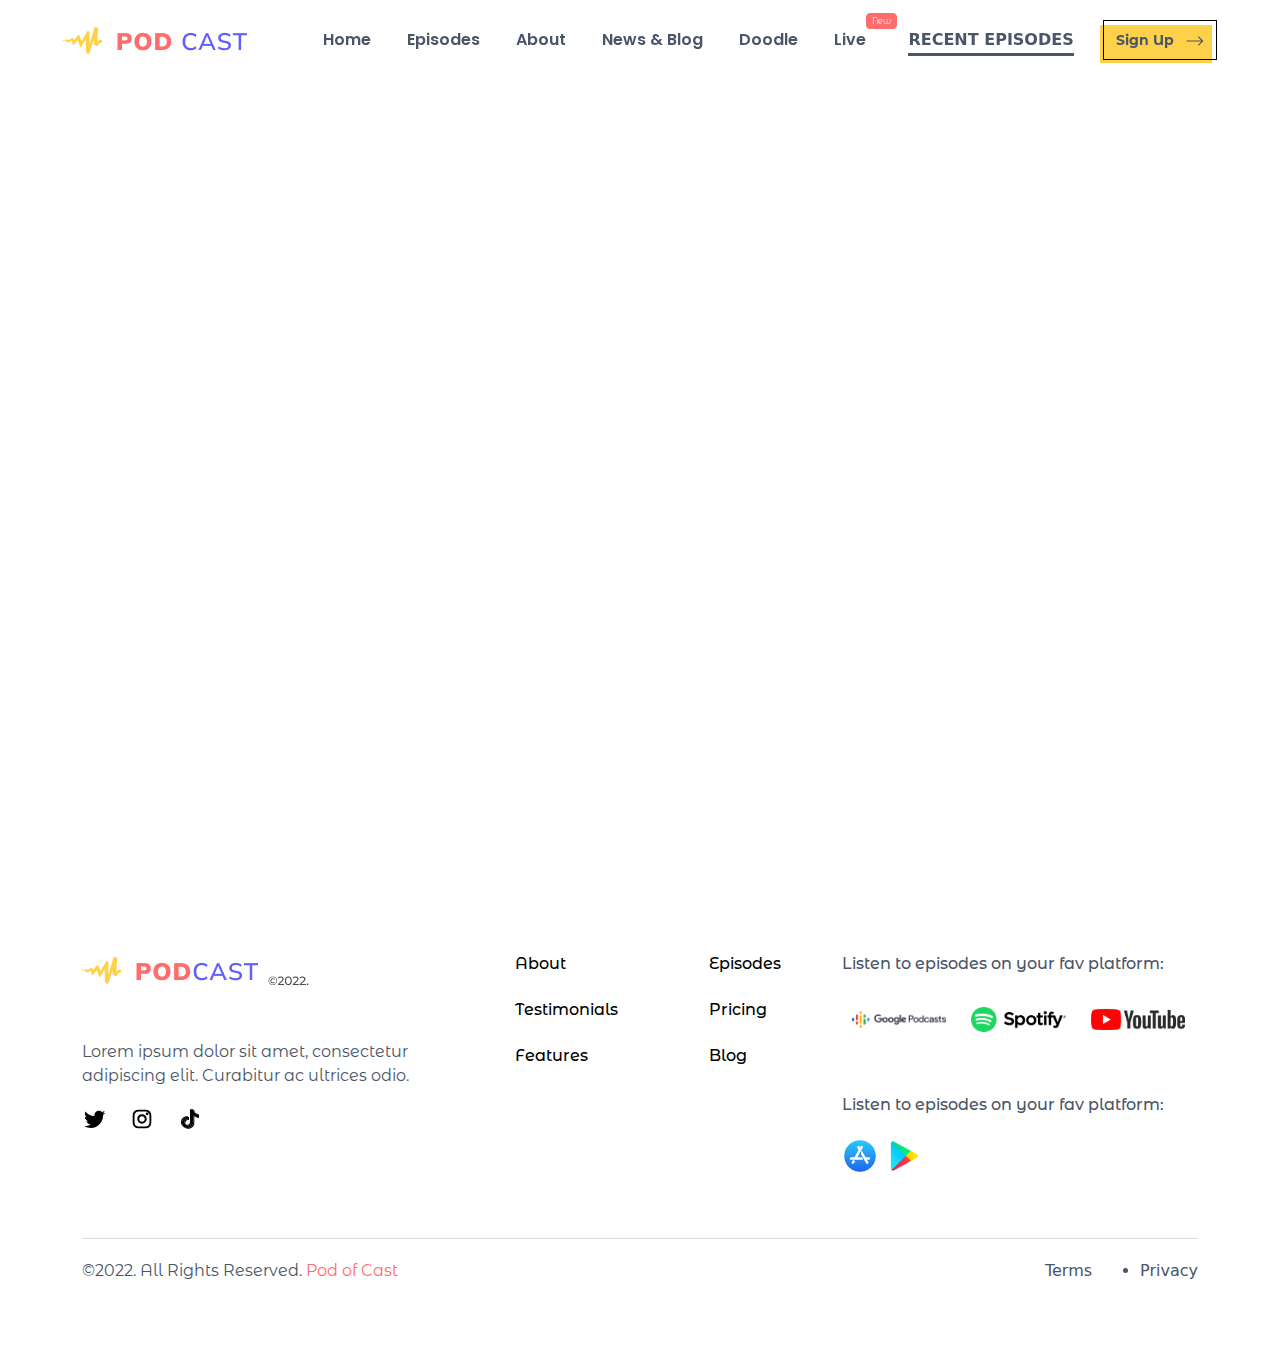
<file: pages/blank.html>
<!DOCTYPE html>

<html>

<head>
  <meta charset="utf-8">
  <meta http-equiv="X-UA-Compatible" content="IE=edge">
  <title></title>
  <meta name="description" content="">
  <meta name="viewport" content="width=device-width, initial-scale=1">
  <link rel="stylesheet" href="../assets/css/preloader.css" type="text/css">
  <link rel="stylesheet" href="../assets/css/index.css" type="text/css">
  <link rel="stylesheet" href="../assets/css/bootstrap.min.css" type="text/css">

  <!-- Make css by page name and individual responsive -->
</head>

<body>

  <main id="main">

    <!-- Preloader started  -->
    <section id="preloader">
      <div class="loading">
        <span style="width:80px"><img class="img-fluid w-100" src="../assets/images/loader/loader_icon.svg" alt=""></span>
        <span style="color: #FF6C6C; font-weight: bold;">P</span>
        <span style="color: #FF6C6C; font-weight: bold;">O</span>
        <span style="color: #FF6C6C; font-weight: bold;">D</span>
        <span style="color: #5F5FFF; font-weight: bold;">C</span>
        <span style="color: #5F5FFF;">A</span>
        <span style="color: #5F5FFF;">S</span>
        <span style="color: #5F5FFF;">T</span>
      </div>
    </section>
    <!-- Preloader Ended  -->


    <section id="navbar">
      <nav class="navbar navbar-expand-lg fixed-top navbar-light bg-light">
        <div class="container-fluid">
          <a class="navbar-brand" href="../index.html"><img class="img-fluid" src="../assets/images/logo/Logo.png" alt=""></a>
          <button class="navbar-toggler" type="button" data-bs-toggle="collapse"
            data-bs-target="#navbarSupportedContent" aria-controls="navbarSupportedContent" aria-expanded="false"
            aria-label="Toggle navigation">
            <span class="navbar-toggler-icon"></span>
          </button>
          <div class="collapse navbar-collapse" id="navbarSupportedContent">
            <ul class="navbar-nav mx-auto mb-2 mb-lg-0 d-flex ">
              <li class="nav-item">
                <a class="nav-link active" aria-current="page" href="../index.html">Home</a>
              </li>

              <li class="nav-item">
                <a class="nav-link active" aria-current="page" href="../pages/episod.html">Episodes</a>
              </li>
              <li class="nav-item">
                <a class="nav-link" href="../pages/about.html">About</a>
              </li>
              <!-- <li class="nav-item dropdown">
                <a class="nav-link dropdown-toggle" href="#" id="navbarDropdown" role="button" data-bs-toggle="dropdown"
                  aria-expanded="false">
                  More

                  <svg width="17" height="17" viewBox="0 0 17 17" fill="none" xmlns="http://www.w3.org/2000/svg">
                    <path opacity="0.3"
                      d="M15.1668 8.49992C15.1668 12.1766 12.1762 15.1666 8.50016 15.1666C4.82416 15.1666 1.8335 12.1766 1.8335 8.49992C1.8335 4.82392 4.82416 1.83325 8.50016 1.83325C12.1762 1.83325 15.1668 4.82392 15.1668 8.49992"
                      stroke="black" stroke-opacity="0.4" stroke-width="1.5" />
                    <path
                      d="M11.3141 7.5384C11.3141 7.66574 11.2654 7.79374 11.1681 7.89107L8.85472 10.2157C8.76072 10.3097 8.63338 10.3624 8.50005 10.3624C8.36738 10.3624 8.24005 10.3097 8.14605 10.2157L5.83138 7.89107C5.63671 7.69574 5.63671 7.37974 5.83271 7.1844C6.02871 6.98974 6.34538 6.9904 6.54005 7.18574L8.50005 9.1544L10.46 7.18574C10.6547 6.9904 10.9707 6.98974 11.1667 7.1844C11.2654 7.28174 11.3141 7.4104 11.3141 7.5384Z"
                      fill="black" />
                  </svg>

                </a>
                <ul class="dropdown-menu" aria-labelledby="navbarDropdown">
                  <div class="arrow"></div>
                  <li><a class="dropdown-item" href="../pages/news.html">News & Blogs</a></li>
                  <li><a class="dropdown-item" href="../pages/atwork.html">Doodle</a></li>
                </ul>
              </li> -->


              <li class="nav-item position-relative">
                <a href="../pages/news.html" class="nav-link ">News & Blog</a>
              </li>

              <li class="nav-item position-relative">
                <a href="../pages/atwork.html" class="nav-link ">Doodle</a>
              </li>

              <li class="nav-item position-relative">
                <a href="../pages/episod.html" class="nav-link ">Live <sup class="badge position-absolute">New</sup></a>
              </li>
            </ul>

            <div class="right_side_nav ">

              <a style="border-bottom: 3px solid #4A5568;" class="text-dark fw-bold pb-1 me-4" href="../pages/episod.html">RECENT
                EPISODES</a>
              <a class="them_btn text-dark yellow_btn text-capitalize" href="../pages/episod.html">Sign Up
                <svg class="ms-2" width="18" height="10" viewBox="0 0 18 10" fill="none"
                  xmlns="http://www.w3.org/2000/svg">
                  <path
                    d="M12.7046 0.26716L17.4375 5.00004L12.7046 9.73291L11.9091 8.93739L15.284 5.5625L0.589361 5.5625V4.4375L15.2839 4.4375L11.9091 1.06268L12.7046 0.26716Z"
                    fill="#4A5568" />
                </svg>

              </a>
            </div>
          </div>
        </div>
      </nav>
    </section>
    <section id="page_content">

    </section>
    <section id="footer" class="d-flex  justify-content-center flex-column">
      <div class="container">
        <div  class="row">
          <div class="col-lg-4">
            <div class="footer_logo">
              <img src="../assets/images/logo/footer_logo.png">
            </div>
            <p>
              Lorem ipsum dolor sit amet, consectetur adipiscing elit. Curabitur ac ultrices odio. 
            </p>
            <div class="footer_socials d-flex gap-4">
              <a href="">
                <svg width="24" height="24" viewBox="0 0 24 24" fill="none" xmlns="http://www.w3.org/2000/svg">
                  <path d="M8.84156 21C6.41531 21 4.15363 20.2943 2.25 19.0767C3.86624 19.1813 6.71855 18.9308 8.49268 17.2386C5.82381 17.1161 4.6202 15.0692 4.4632 14.1945C4.68997 14.2819 5.77148 14.3869 6.382 14.142C3.31192 13.3722 2.84095 10.678 2.94561 9.85573C3.52125 10.2581 4.49809 10.3981 4.88185 10.3631C2.02109 8.31618 3.05027 5.23707 3.55613 4.57226C5.60912 7.4165 8.6859 9.01393 12.4923 9.10278C12.4205 8.78802 12.3826 8.46032 12.3826 8.12373C12.3826 5.70819 14.3351 3.75 16.7435 3.75C18.0019 3.75 19.1358 4.28457 19.9318 5.13963C20.7727 4.94258 22.0382 4.4813 22.6569 4.0824C22.3451 5.20208 21.3742 6.13612 20.7869 6.48231C20.7918 6.49408 20.7821 6.47048 20.7869 6.48231C21.3028 6.40428 22.6986 6.13603 23.25 5.76192C22.9773 6.39094 21.948 7.4368 21.1033 8.02232C21.2605 14.9535 15.9574 21 8.84156 21Z" fill="black"/>
                  </svg>
              </a>

              <a href="">
                <svg width="24" height="24" viewBox="0 0 24 24" fill="none" xmlns="http://www.w3.org/2000/svg">
                  <path d="M18.5332 6.86675C18.5332 7.63995 17.9064 8.26675 17.1332 8.26675C16.36 8.26675 15.7332 7.63995 15.7332 6.86675C15.7332 6.09355 16.36 5.46675 17.1332 5.46675C17.9064 5.46675 18.5332 6.09355 18.5332 6.86675Z" fill="black"/>
                  <path fill-rule="evenodd" clip-rule="evenodd" d="M11.9998 16.6667C14.5772 16.6667 16.6665 14.5774 16.6665 12.0001C16.6665 9.42275 14.5772 7.33342 11.9998 7.33342C9.42251 7.33342 7.33317 9.42275 7.33317 12.0001C7.33317 14.5774 9.42251 16.6667 11.9998 16.6667ZM11.9998 14.8001C13.5462 14.8001 14.7998 13.5465 14.7998 12.0001C14.7998 10.4537 13.5462 9.20008 11.9998 9.20008C10.4534 9.20008 9.19984 10.4537 9.19984 12.0001C9.19984 13.5465 10.4534 14.8001 11.9998 14.8001Z" fill="black"/>
                  <path fill-rule="evenodd" clip-rule="evenodd" d="M2.6665 11.6267C2.6665 8.49045 2.6665 6.92231 3.27687 5.7244C3.81376 4.67069 4.67045 3.814 5.72416 3.27711C6.92206 2.66675 8.49021 2.66675 11.6265 2.66675H12.3732C15.5095 2.66675 17.0776 2.66675 18.2755 3.27711C19.3292 3.814 20.1859 4.67069 20.7228 5.7244C21.3332 6.92231 21.3332 8.49045 21.3332 11.6267V12.3734C21.3332 15.5097 21.3332 17.0779 20.7228 18.2758C20.1859 19.3295 19.3292 20.1862 18.2755 20.7231C17.0776 21.3334 15.5095 21.3334 12.3732 21.3334H11.6265C8.49021 21.3334 6.92206 21.3334 5.72416 20.7231C4.67045 20.1862 3.81376 19.3295 3.27687 18.2758C2.6665 17.0779 2.6665 15.5097 2.6665 12.3734V11.6267ZM11.6265 4.53341H12.3732C13.9721 4.53341 15.0591 4.53487 15.8992 4.60351C16.7176 4.67037 17.1361 4.79157 17.4281 4.94032C18.1305 5.29825 18.7017 5.86938 19.0596 6.57185C19.2084 6.8638 19.3295 7.28231 19.3964 8.10069C19.4651 8.94085 19.4665 10.0278 19.4665 11.6267V12.3734C19.4665 13.9724 19.4651 15.0593 19.3964 15.8995C19.3295 16.7179 19.2084 17.1364 19.0596 17.4283C18.7017 18.1308 18.1305 18.7019 17.4281 19.0598C17.1361 19.2086 16.7176 19.3298 15.8992 19.3967C15.0591 19.4653 13.9721 19.4667 12.3732 19.4667H11.6265C10.0276 19.4667 8.94061 19.4653 8.10044 19.3967C7.28207 19.3298 6.86355 19.2086 6.57161 19.0598C5.86913 18.7019 5.29801 18.1308 4.94008 17.4283C4.79133 17.1364 4.67013 16.7179 4.60327 15.8995C4.53462 15.0593 4.53317 13.9724 4.53317 12.3734V11.6267C4.53317 10.0278 4.53462 8.94085 4.60327 8.10069C4.67013 7.28231 4.79133 6.8638 4.94008 6.57185C5.29801 5.86938 5.86913 5.29825 6.57161 4.94032C6.86355 4.79157 7.28207 4.67037 8.10044 4.60351C8.94061 4.53487 10.0276 4.53341 11.6265 4.53341Z" fill="black"/>
                  </svg>
                  
              </a>

              <a href="">
                <svg width="24" height="24" viewBox="0 0 24 24" fill="none" xmlns="http://www.w3.org/2000/svg">
                  <path d="M6.33822 14.8446C6.45542 13.8742 6.85342 13.3308 7.60344 12.7739C8.67659 12.0195 10.0171 12.4462 10.0171 12.4462V9.91486C10.343 9.90653 10.669 9.92585 10.9914 9.97259V13.2302C10.9914 13.2302 9.65125 12.8035 8.5781 13.5582C7.82849 14.1148 7.42967 14.6586 7.31288 15.629C7.30921 16.1559 7.4081 16.8447 7.86349 17.4403C7.7509 17.3826 7.63614 17.3168 7.5192 17.243C6.51606 16.5694 6.33333 15.5588 6.33822 14.8446ZM16.5264 5.23436C15.7881 4.42541 15.509 3.60866 15.4081 3.03491H16.3367C16.3367 3.03491 16.1516 4.5393 17.501 6.01873L17.5197 6.03863C17.156 5.80985 16.8225 5.5398 16.5264 5.23436ZM21 7.52781V10.7199C21 10.7199 19.815 10.6735 18.938 10.4504C17.7135 10.1384 16.9264 9.65977 16.9264 9.65977C16.9264 9.65977 16.3827 9.31849 16.3388 9.2947V15.8864C16.3388 16.2534 16.2382 17.17 15.9318 17.9345C15.5318 18.9346 14.9144 19.591 14.8009 19.7252C14.8009 19.7252 14.05 20.6125 12.7254 21.2101C11.5314 21.7491 10.4831 21.7355 10.1697 21.7491C10.1697 21.7491 8.35753 21.8209 6.72686 20.7612C6.37424 20.5276 6.04508 20.263 5.74365 19.9709L5.75179 19.9768C7.38287 21.0365 9.19464 20.9648 9.19464 20.9648C9.5084 20.9511 10.5567 20.9648 11.7503 20.4257C13.0738 19.8282 13.8258 18.9408 13.8258 18.9408C13.9381 18.8066 14.5583 18.1502 14.9567 17.1498C15.2624 16.3857 15.3637 15.4687 15.3637 15.1016V8.51071C15.4076 8.53489 15.9509 8.87618 15.9509 8.87618C15.9509 8.87618 16.7384 9.35515 17.9629 9.6668C18.8403 9.8899 20.025 9.93631 20.025 9.93631V7.43498C20.4303 7.52586 20.7758 7.55043 21 7.52781Z" fill="black"/>
                  <path d="M20.0252 7.43497V9.93553C20.0252 9.93553 18.8405 9.88912 17.9631 9.66601C16.7386 9.35398 15.9511 8.8754 15.9511 8.8754C15.9511 8.8754 15.4078 8.53411 15.3639 8.50993V15.1024C15.3639 15.4694 15.2634 16.3864 14.9569 17.1505C14.5569 18.151 13.9395 18.8074 13.826 18.9416C13.826 18.9416 13.0747 19.8289 11.7505 20.4265C10.5569 20.9655 9.50859 20.9519 9.19483 20.9655C9.19483 20.9655 7.38306 21.0373 5.75198 19.9776L5.74384 19.9717C5.57163 19.805 5.40953 19.6289 5.25834 19.4444C4.73784 18.8098 4.41879 18.0593 4.33862 17.8452C4.33848 17.8443 4.33848 17.8434 4.33862 17.8425C4.20961 17.4704 3.93858 16.5768 3.97561 15.7113C4.04113 14.1843 4.57831 13.247 4.72034 13.0122C5.09649 12.3719 5.58572 11.799 6.16626 11.319C6.67855 10.9048 7.25921 10.5753 7.88443 10.3439C8.56031 10.0722 9.28406 9.92661 10.0169 9.91486V12.4462C10.0169 12.4462 8.67636 12.0211 7.60363 12.7739C6.85361 13.3308 6.4556 13.8742 6.3384 14.8446C6.33352 15.5588 6.51624 16.5694 7.51857 17.2434C7.63551 17.3175 7.75027 17.3833 7.86286 17.4407C8.03797 17.6683 8.2511 17.8667 8.49364 18.0277C9.47278 18.6475 10.2932 18.6908 11.3423 18.2883C12.0419 18.0192 12.5685 17.4126 12.8127 16.7406C12.9661 16.3209 12.9641 15.8985 12.9641 15.4616V3.03491H15.4058C15.5067 3.60866 15.7859 4.42541 16.5241 5.23436C16.8202 5.5398 17.1538 5.80985 17.5175 6.03862C17.6249 6.14979 18.1743 6.69936 18.8796 7.03674C19.2442 7.21114 19.6286 7.34476 20.0252 7.43497Z" fill="black"/>
                  <path d="M3.3667 17.0676V17.0696L3.42729 17.2338C3.42033 17.2147 3.39781 17.1566 3.3667 17.0676Z" fill="black"/>
                  <path d="M7.88461 10.3437C7.25939 10.5751 6.67873 10.9047 6.16644 11.3188C5.58572 11.7999 5.09661 12.374 4.72093 13.0155C4.57891 13.2495 4.04172 14.1876 3.9762 15.7146C3.93917 16.5801 4.2102 17.4737 4.33921 17.8458C4.33907 17.8467 4.33907 17.8476 4.33921 17.8485C4.4206 18.0607 4.73843 18.8112 5.25893 19.4477C5.41012 19.6322 5.57222 19.8083 5.74443 19.975C5.19268 19.6093 4.7006 19.1671 4.28427 18.6629C3.76825 18.0338 3.45001 17.2912 3.36699 17.072C3.36689 17.0704 3.36689 17.0688 3.36699 17.0673V17.0645C3.23758 16.6928 2.96573 15.7989 3.00358 14.9322C3.0691 13.4052 3.60628 12.4679 3.74831 12.2331C4.12388 11.5915 4.613 11.0174 5.19382 10.5364C5.706 10.1221 6.28669 9.79254 6.91199 9.56131C7.30202 9.40621 7.70833 9.29179 8.1239 9.22002C8.75019 9.11524 9.38984 9.10616 10.0191 9.19311V9.91469C9.2856 9.92619 8.56113 10.0718 7.88461 10.3437Z" fill="black"/>
                  <path d="M15.4078 3.03476H12.9661V15.4619C12.9661 15.8987 12.9661 16.32 12.8147 16.7408C12.5681 17.4125 12.0435 18.019 11.3444 18.2881C10.2948 18.6922 9.47442 18.6474 8.49569 18.0276C8.25273 17.8673 8.03905 17.6696 7.86328 17.4425C8.69713 17.8688 9.44349 17.8614 10.3681 17.5057C11.0668 17.2366 11.5922 16.6301 11.838 15.958C11.9919 15.5383 11.9898 15.1159 11.9898 14.6795V2.25H15.3615C15.3615 2.25 15.3236 2.55891 15.4078 3.03476ZM20.0252 6.74328V7.43483C19.6293 7.34447 19.2456 7.21085 18.8816 7.0366C18.1764 6.69921 17.627 6.14964 17.5195 6.03848C17.6442 6.11693 17.7736 6.1883 17.907 6.25222C18.7644 6.66255 19.6089 6.78502 20.0252 6.74328Z" fill="black"/>
                  </svg>
                  
              </a>
            </div>
          </div>
          <div class="col-lg-4">
            <div class="footer_link_wrapper d-flex justify-content-between justify-content-lg-around">
              <ul class="footer_links">
                <li><a href="../pages/about.html">About</a></li>
                <li><a href="#">Testimonials</a></li>
                <li><a href="#">Features</a></li>
              </ul>

              <ul class="footer_links">
                <li><a href="../pages/episod.html">Episodes</a></li>
                <li><a href="#">Pricing</a></li>
                <li><a href="#">Blog</a></li>
              </ul>
            </div>
          </div>
          <div class="col-lg-4 ">
            <div class="footer_add d-flex flex-column justify-content-end">
              <p class="text-dark">Listen to episodes on your fav platform:</p>
              <div class="add_wrapper">
              <a href="https://podcasts.google.com/"><img src="../assets/images//icon/Google Podcast.png" alt=""></a>
              <a href="https://open.spotify.com/"><img src="../assets/images//icon/Spotify_logo.png" alt=""></a>
              <a href="https://www.youtube.com/"><img src="../assets/images//icon/Youtube_logo.png" alt=""></a>
              </div>
            </div>

            <div class="app_market">
              <p class="text-dark">Listen to episodes on your fav platform:</p>

              <a href="https://www.apple.com/app-store/"><img src="../assets/images//icon/app_store.png" alt=""></a>
              <a href="https://play.google.com/store/"><img src="../assets/images//icon/google_play.png" alt=""></a>

            </div>
          </div>
        </div>
        <div class="gap_64"></div>
        <div class="tiny_footer d-flex justify-content-between">
          <p>©2022. All Rights Reserved. <span class="text_first_color">Pod of Cast</span></p>
          <div class="conditions">
            <ul class="d-flex">
              <li class="me-5" style="list-style:none;">Terms</li>
              <li>Privacy</li>
            </ul>
          </div>
        </div>
      </div>

      
    </section>
  </main>

  <script src="../assets/js/core/jquery-3.6.0.js" type="text/javascript"></script>
  <script src="../assets/js/core/bootstrap.min.js" type="text/javascript"></script>
  <script src="../assets/js/core/popper.min.js" type="text/javascript"></script>
  <script src="../assets/js/preloader.js" type="text/javascript"></script>
  <script src="../assets/js/common.js" type="text/javascript"></script>
</body>

</html>
</file>
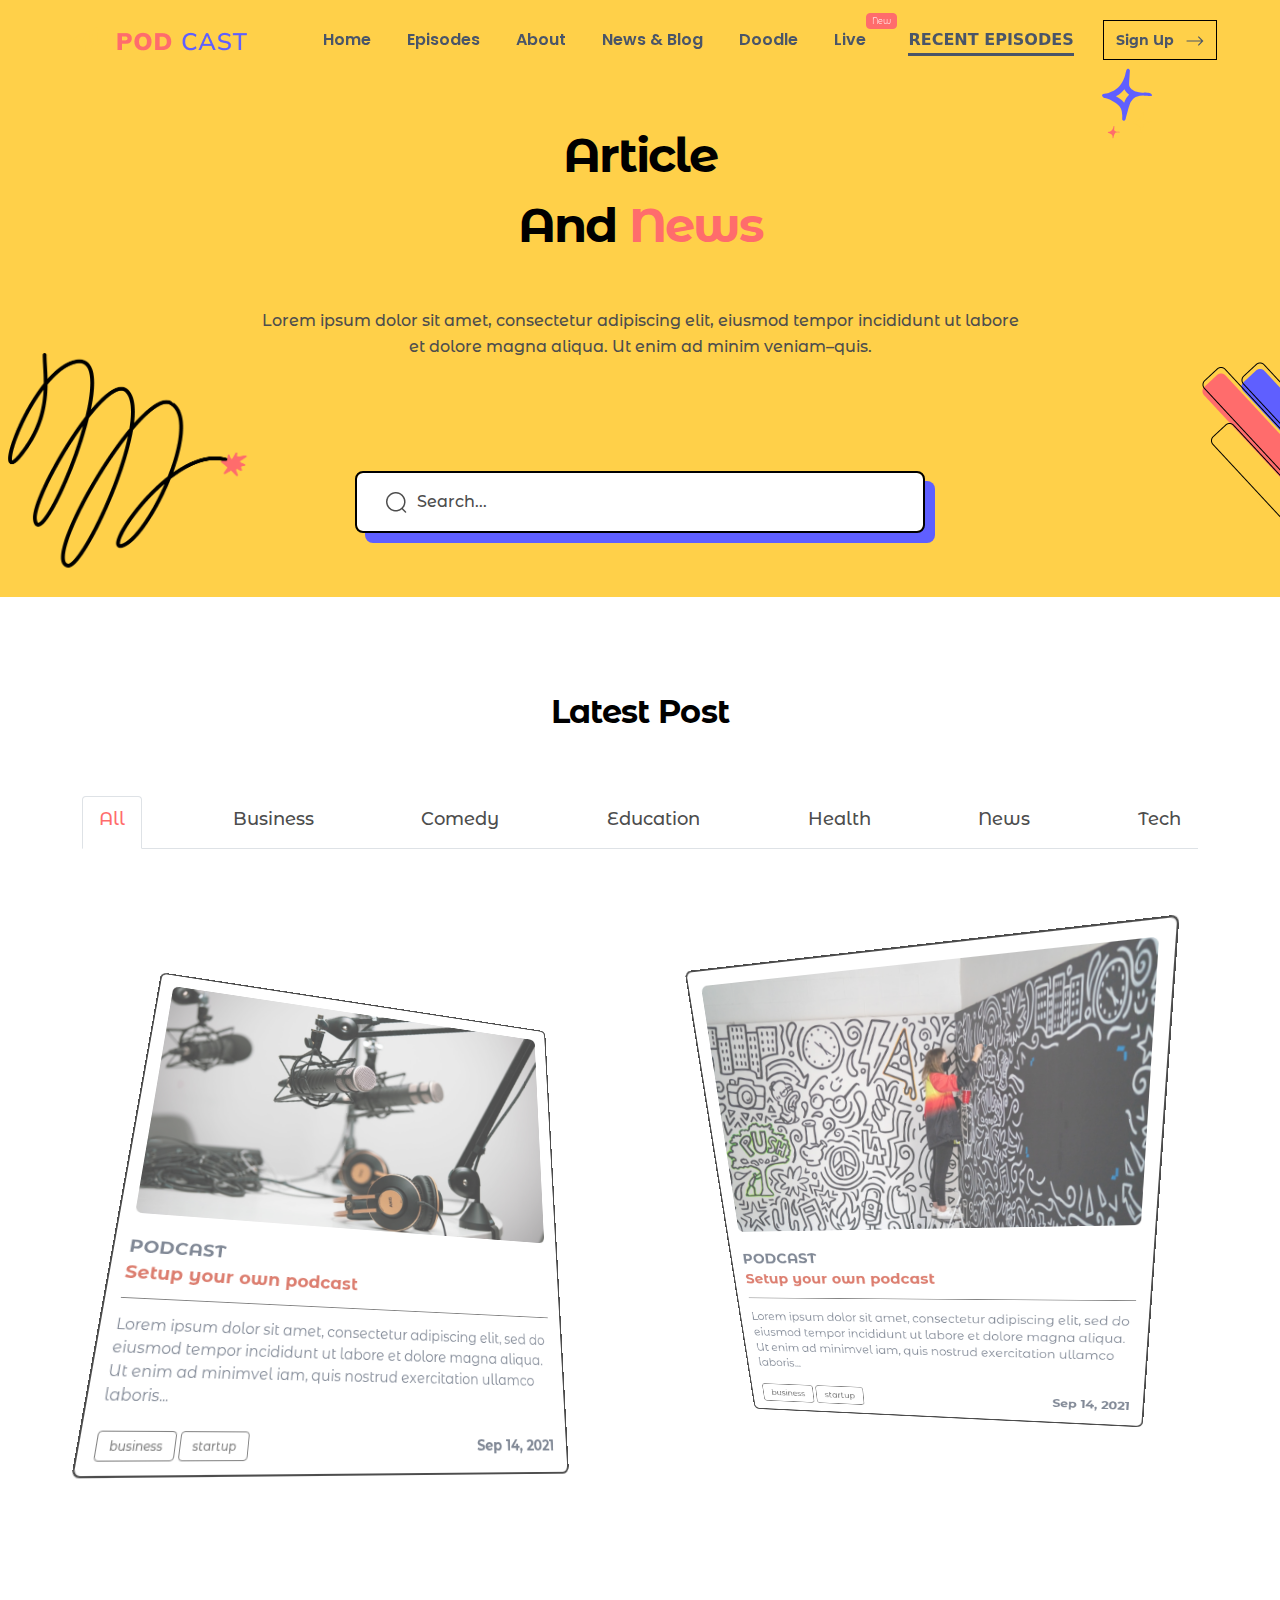
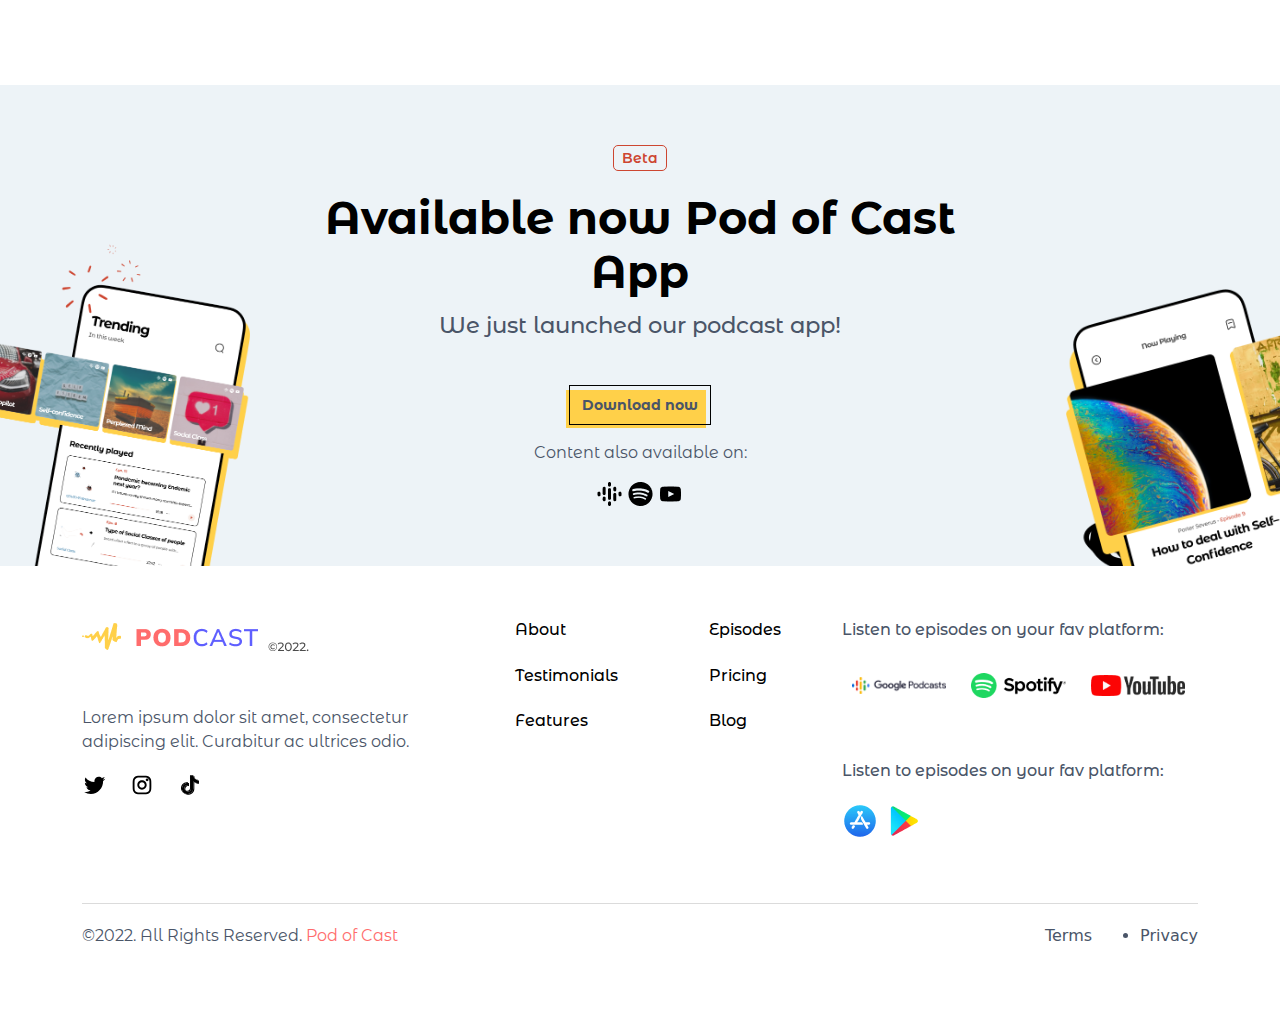
<file: pages/news.html>
<!DOCTYPE html>

<html>

<head>
  <meta charset="utf-8">
  <meta http-equiv="X-UA-Compatible" content="IE=edge">
  <title></title>
  <meta name="description" content="">
  <meta name="viewport" content="width=device-width, initial-scale=1">
  <link rel="stylesheet" href="../assets/css/preloader.css" type="text/css">
  <link rel="stylesheet" href="../assets/css/news.css" type="text/css">
  <link rel="stylesheet" href="../assets/css/bootstrap.min.css" type="text/css">

  <!-- Make css by page name and individual responsive -->
</head>

<body>

  <main id="main">

    <!-- Preloader started  -->
    <section id="preloader">
      <div class="loading">
        <span style="width:80px"><img class="img-fluid w-100" src="../assets/images/loader/loader_icon.svg" alt=""></span>
        <span style="color: #FF6C6C; font-weight: bold;">P</span>
        <span style="color: #FF6C6C; font-weight: bold;">O</span>
        <span style="color: #FF6C6C; font-weight: bold;">D</span>
        <span style="color: #5F5FFF; font-weight: bold;">C</span>
        <span style="color: #5F5FFF;">A</span>
        <span style="color: #5F5FFF;">S</span>
        <span style="color: #5F5FFF;">T</span>
      </div>
    </section>
    <!-- Preloader Ended  -->


    <section id="navbar">
      <nav class="navbar navbar-expand-lg fixed-top navbar-light bg-light">
        <div class="container-fluid">
          <a class="navbar-brand" href="../index.html"><img class="img-fluid" src="../assets/images/logo/Logo.png" alt=""></a>
          <button class="navbar-toggler" type="button" data-bs-toggle="collapse"
            data-bs-target="#navbarSupportedContent" aria-controls="navbarSupportedContent" aria-expanded="false"
            aria-label="Toggle navigation">
            <span class="navbar-toggler-icon"></span>
          </button>
          <div class="collapse navbar-collapse" id="navbarSupportedContent">
            <ul class="navbar-nav mx-auto mb-2 mb-lg-0 d-flex ">

              <li class="nav-item">
                <a class="nav-link active" aria-current="page" href="../index.html">Home</a>
              </li>

              <li class="nav-item">
                <a class="nav-link active" aria-current="page" href="../pages/episod.html">Episodes</a>
              </li>
              <li class="nav-item">
                <a class="nav-link" href="../pages/about.html">About</a>
              </li>
              <!-- <li class="nav-item dropdown">
                <a class="nav-link dropdown-toggle" href="#" id="navbarDropdown" role="button" data-bs-toggle="dropdown"
                  aria-expanded="false">
                  More

                  <svg width="17" height="17" viewBox="0 0 17 17" fill="none" xmlns="http://www.w3.org/2000/svg">
                    <path opacity="0.3"
                      d="M15.1668 8.49992C15.1668 12.1766 12.1762 15.1666 8.50016 15.1666C4.82416 15.1666 1.8335 12.1766 1.8335 8.49992C1.8335 4.82392 4.82416 1.83325 8.50016 1.83325C12.1762 1.83325 15.1668 4.82392 15.1668 8.49992"
                      stroke="black" stroke-opacity="0.4" stroke-width="1.5" />
                    <path
                      d="M11.3141 7.5384C11.3141 7.66574 11.2654 7.79374 11.1681 7.89107L8.85472 10.2157C8.76072 10.3097 8.63338 10.3624 8.50005 10.3624C8.36738 10.3624 8.24005 10.3097 8.14605 10.2157L5.83138 7.89107C5.63671 7.69574 5.63671 7.37974 5.83271 7.1844C6.02871 6.98974 6.34538 6.9904 6.54005 7.18574L8.50005 9.1544L10.46 7.18574C10.6547 6.9904 10.9707 6.98974 11.1667 7.1844C11.2654 7.28174 11.3141 7.4104 11.3141 7.5384Z"
                      fill="black" />
                  </svg>

                </a>
                <ul class="dropdown-menu" aria-labelledby="navbarDropdown">
                  <div class="arrow"></div>
                  <li><a class="dropdown-item" href="../pages/news.html">News & Blogs</a></li>
                  <li><a class="dropdown-item" href="../pages/atwork.html">Doodle</a></li>
                </ul>
              </li> -->


              <li class="nav-item position-relative">
                <a href="../pages/news.html" class="nav-link ">News & Blog</a>
              </li>

              <li class="nav-item position-relative">
                <a href="../pages/atwork.html" class="nav-link ">Doodle</a>
              </li>

              <li class="nav-item position-relative">
                <a href="../pages/episod.html" class="nav-link ">Live <sup class="badge position-absolute">New</sup></a>
              </li>
            </ul>

            <div class="right_side_nav ">

              <a style="border-bottom: 3px solid #4A5568;" class="text-dark fw-bold pb-1 me-4" href="../pages/episod.html">RECENT
                EPISODES</a>
              <a class="them_btn text-dark yellow_btn text-capitalize" href="../pages/episod.html">Sign Up
                <svg class="ms-2" width="18" height="10" viewBox="0 0 18 10" fill="none"
                  xmlns="http://www.w3.org/2000/svg">
                  <path
                    d="M12.7046 0.26716L17.4375 5.00004L12.7046 9.73291L11.9091 8.93739L15.284 5.5625L0.589361 5.5625V4.4375L15.2839 4.4375L11.9091 1.06268L12.7046 0.26716Z"
                    fill="#4A5568" />
                </svg>

              </a>
            </div>
          </div>
        </div>
      </nav>
      </section>
    <section id="page_content">
    
        <section style="min-height: 450px; background-color:var(--third-color);" id="banner2" class="animated_banner d-flex align-items-center position-relative overflow-hidden ">
            <div class="banner2_text text-center mx-auto first_content">
                <div class="gap_40"></div>
              <h1 class="text-black text-capitalize">
                Article
              </h1>
              <h1 class=" text-capitalize text-black">
                and <span class="text_first_color">News</span>
              </h1>
    
              <p class="my-2 my-md-5 mx-auto banner_moto px-2 px-md-0">
                Lorem ipsum dolor sit amet, consectetur adipiscing elit,  eiusmod tempor incididunt
                ut labore et dolore magna aliqua. Ut enim ad minim veniam–quis.
              </p>
              <br>

              <div class="gap_40"></div>
              <div class="input_wrapper">
                <input placeholder="Search..." class="form-control has_shadow_blue" type="text" name="" id="">  
              </div>
              <div class="gap_64"></div>

            </div>

            <svg style="width:50px; top:20px; right:10%" class="animate_star position-absolute" width="120" height="167" viewBox="0 0 120 167" fill="none" xmlns="http://www.w3.org/2000/svg">
                <path class="ele" fill-rule="evenodd" clip-rule="evenodd" d="M58.6233 112.966C58.593 113.074 58.5625 113.182 58.5321 113.289C58.2653 114.233 57.9948 115.175 57.7193 116.115C57.5218 116.804 57.3886 117.493 57.2569 118.175C57.0593 119.196 56.8653 120.2 56.4631 121.158C56.3433 121.444 56.205 121.725 56.0426 122.002C55.9963 122.081 55.948 122.159 55.8977 122.237C55.2904 123.415 53.1652 124.828 51.9507 124.828C50.7363 124.828 48.6111 123.179 48.6111 122.002C48.4856 120.835 48.4638 119.627 48.4815 118.413C48.486 118.099 48.4932 117.784 48.5019 117.47C48.5141 117.029 48.5294 116.588 48.5445 116.149C48.5754 115.256 48.606 114.37 48.6105 113.505C48.6106 113.485 48.6107 113.466 48.6108 113.446C48.611 113.394 48.6111 113.341 48.6111 113.289C48.559 112.644 48.507 111.998 48.4535 111.353C48.1945 108.231 47.8998 105.109 47.3966 101.987C47.3579 101.788 47.3174 101.591 47.2751 101.394C45.6593 93.8806 41.4267 87.4964 33.7342 82.6776C33.1421 82.3034 32.5516 81.928 31.9615 81.5529C26.6478 78.1748 21.3699 74.8195 15.2921 72.5883C14.0953 72.149 12.8676 71.7533 11.6024 71.4095C10.1279 71.0089 8.60271 70.679 7.0166 70.4329C6.7908 70.3979 6.55828 70.3524 6.32304 70.2974C6.21211 70.2714 6.10058 70.2433 5.98886 70.2131C4.74473 69.8769 3.47754 69.2849 2.76608 68.5491C2.6416 68.4043 2.51074 68.2545 2.37645 68.1009C1.20054 66.7551 -0.238888 65.1077 0.0336009 63.8396C0.337209 62.4268 2.76608 60.543 4.89135 60.3075C6.18751 60.1218 7.45163 59.9122 8.68466 59.6794C10.0621 59.4194 11.4007 59.1305 12.7019 58.8137C12.7356 58.8055 12.7693 58.7973 12.803 58.789C12.8108 58.7871 12.8186 58.7852 12.8265 58.7833C13.7997 58.5445 14.7519 58.2901 15.6836 58.0204C34.3596 52.6145 44.8075 41.0729 51.4707 26.6194C52.1776 25.0862 52.8418 23.5201 53.4688 21.9251C53.703 21.3197 53.9221 20.7064 54.1288 20.0869C54.1356 20.0664 54.1425 20.0458 54.1493 20.0253C55.0075 17.4406 55.6504 14.7476 56.2649 12.055C56.3468 11.696 56.4283 11.337 56.5097 10.9783C56.5445 10.8248 56.5793 10.6714 56.6141 10.518C56.7278 10.0174 56.8417 9.51756 56.9571 9.01915C57.1066 8.37325 57.2586 7.72976 57.4157 7.09021C57.5895 6.77569 57.7191 6.46118 57.8213 6.14831C57.8807 5.96648 57.9309 5.7852 57.9752 5.60479C58.0507 5.29696 58.109 4.99166 58.1665 4.69051C58.3211 3.88026 58.4701 3.09997 58.9338 2.38071C59.8446 1.20334 61.6662 -0.209513 62.8807 0.0259618C64.0951 0.0259618 65.6131 1.67429 66.524 2.85166C66.9774 3.55506 66.9229 4.38979 66.8662 5.25777C66.847 5.55207 66.8276 5.85019 66.8276 6.14831C66.8015 6.57356 66.7753 6.99708 66.7492 7.41915C66.7294 7.74046 66.7095 8.06093 66.6896 8.3807C66.6694 8.70545 66.6492 9.02947 66.6291 9.35291C66.572 10.2678 66.5148 11.178 66.4577 12.0866C66.4305 12.5204 66.4032 12.9538 66.376 13.3872C66.3747 13.4081 66.3733 13.429 66.372 13.4499C66.2203 15.8629 66.0685 18.2759 65.9167 20.7477C65.8155 22.5531 65.6806 24.3584 65.5457 26.1637C65.5352 26.3039 65.5247 26.4441 65.5142 26.5843C65.5124 26.6089 65.5106 26.6334 65.5088 26.6579C65.4246 27.7865 65.3416 28.915 65.2681 30.0436C65.1171 32.3609 65.0059 34.6782 65.0059 36.9955C64.729 45.1583 70.7685 50.3817 78.7452 53.9171C78.7739 53.9298 78.8026 53.9424 78.8313 53.9551C79.5713 54.2814 80.3277 54.5932 81.0972 54.8916C86.8657 57.0109 93.2415 58.1882 100.225 57.4818C101.473 57.3435 102.721 57.327 103.978 57.3848C104.033 57.3873 104.087 57.3899 104.142 57.3927C105.258 57.4496 106.38 57.5634 107.514 57.7005C108.24 57.7882 108.97 57.8856 109.707 57.9838C110.88 58.1401 112.069 58.2985 113.28 58.4237C113.941 58.5262 114.602 58.6288 115.213 58.7702C115.298 58.79 115.382 58.8105 115.466 58.8319C116.155 59.009 116.768 59.2453 117.227 59.6011C118.441 60.7785 119.959 62.4268 119.959 63.6042C119.959 65.7234 117.227 65.9589 114.798 65.7234C114.05 65.6788 113.313 65.6342 112.583 65.588C112.568 65.5871 112.554 65.5861 112.539 65.5852C112.417 65.5775 112.294 65.5696 112.172 65.5618C111.945 65.5471 111.718 65.5323 111.491 65.5172C109.668 65.3959 107.875 65.2593 106.046 65.082C105.13 64.9932 104.204 64.8941 103.261 64.7815C102.506 64.7084 101.758 64.658 101.016 64.6284C100.993 64.6275 100.97 64.6266 100.947 64.6258C94.548 64.3821 88.5816 65.689 82.6152 67.3718C81.368 67.7587 80.1207 68.3046 78.9787 68.9605C77.3408 69.9012 75.9194 71.0681 75.025 72.3167C71.6853 76.3198 68.3456 80.3229 66.8276 84.7969C64.8065 90.5445 63.1591 96.3646 61.5745 102.177C61.2859 103.235 60.9994 104.293 60.7132 105.351C60.069 107.73 59.4259 110.105 58.7624 112.471C58.7162 112.636 58.6698 112.801 58.6233 112.966ZM53.1511 81.5073C53.2987 81.0749 53.4477 80.6444 53.5981 80.216C55.987 73.2417 60.8091 67.4859 63.7803 63.9393C63.866 63.837 63.9501 63.7367 64.0325 63.6381C64.377 63.1865 64.7372 62.7505 65.1109 62.3299C60.5754 59.261 56.259 55.12 53.6204 49.5846C51.3452 52.3464 48.8122 54.977 45.981 57.4324C42.2078 60.7049 38.0332 63.555 33.4293 65.9612C35.534 67.2158 37.4798 68.4601 39.2739 69.6073C39.9339 70.0293 40.5733 70.4382 41.1926 70.8297C46.0352 73.8672 50.0146 77.4589 53.1511 81.5073Z" fill="#5F5FFF"/>
                <path class="ele" fill-rule="evenodd" clip-rule="evenodd" d="M97.307 145.001C97.082 145.832 96.8566 146.661 96.6248 147.488C96.5956 147.592 96.5663 147.697 96.5368 147.801C96.4349 148.161 96.3316 148.521 96.2264 148.88C96.1509 149.143 96.1 149.407 96.0497 149.667C95.9743 150.057 95.9001 150.44 95.7465 150.806C95.7008 150.915 95.6479 151.023 95.5859 151.129C95.5682 151.159 95.5498 151.189 95.5305 151.219C95.2986 151.668 94.4868 152.208 94.0229 152.208C93.5591 152.208 92.7473 151.578 92.7473 151.129C92.6994 150.683 92.691 150.221 92.6978 149.758C92.6995 149.638 92.7023 149.517 92.7056 149.397C92.7102 149.229 92.7161 149.061 92.7218 148.893C92.7336 148.552 92.7453 148.214 92.747 147.883C92.7471 147.876 92.7471 147.868 92.7472 147.86C92.7472 147.84 92.7473 147.821 92.7473 147.801C92.6556 146.663 92.5639 145.526 92.415 144.388C92.3755 144.087 92.332 143.785 92.2834 143.483C91.9909 141.986 91.4327 140.603 90.5643 139.358C89.7113 138.134 88.5589 137.044 87.0647 136.108C86.8386 135.965 86.613 135.822 86.3876 135.678C85.4784 135.1 84.5719 134.524 83.6394 133.987C82.8461 133.531 82.0339 133.103 81.1853 132.726C79.8555 132.137 78.4362 131.675 76.8593 131.431C76.7731 131.417 76.6843 131.4 76.5944 131.379C76.5521 131.369 76.5094 131.358 76.4668 131.347C75.9916 131.218 75.5075 130.992 75.2358 130.711C75.1882 130.656 75.1382 130.599 75.0869 130.54C74.6378 130.026 74.088 129.397 74.192 128.912C74.308 128.373 75.2358 127.653 76.0476 127.563C76.5427 127.492 77.0255 127.412 77.4965 127.323C78.0464 127.219 78.5802 127.104 79.0983 126.976C79.3321 126.919 79.5627 126.859 79.7901 126.796C80.4191 126.624 81.0242 126.434 81.6065 126.227C82.4463 125.929 83.2386 125.595 83.9869 125.228C86.9539 123.774 89.2275 121.8 91.0153 119.459C91.2156 119.197 91.4098 118.93 91.5981 118.659C91.6547 118.577 91.7108 118.495 91.7664 118.413C92.9062 116.724 93.8289 114.871 94.6028 112.902C94.6922 112.671 94.7759 112.437 94.8549 112.2C94.8575 112.192 94.8601 112.184 94.8627 112.176C94.9044 112.051 94.9448 111.924 94.984 111.798C95.2939 110.794 95.5298 109.755 95.7643 108.721C95.7776 108.662 95.7909 108.604 95.8042 108.545C95.8476 108.354 95.8912 108.163 95.9352 107.972C95.9923 107.726 96.0504 107.48 96.1104 107.236C96.1768 107.115 96.2263 106.995 96.2653 106.876C96.288 106.806 96.3072 106.737 96.3241 106.668C96.3529 106.551 96.3752 106.434 96.3972 106.319C96.4562 106.009 96.5131 105.711 96.6902 105.437C97.0382 104.987 97.734 104.447 98.1979 104.537C98.6617 104.537 99.2416 105.167 99.5895 105.617C99.7627 105.885 99.7419 106.204 99.7202 106.536C99.7129 106.648 99.7055 106.762 99.7055 106.876C99.6955 107.038 99.6855 107.2 99.6755 107.361C99.668 107.484 99.6604 107.606 99.6528 107.729C99.6451 107.853 99.6374 107.976 99.6296 108.1C99.6078 108.449 99.586 108.797 99.5642 109.144C99.5533 109.318 99.5424 109.491 99.5315 109.664C99.4743 110.574 99.417 111.484 99.3598 112.416C99.3591 112.428 99.3583 112.44 99.3576 112.452C99.3189 113.142 99.2674 113.832 99.2158 114.521C99.2118 114.575 99.2078 114.628 99.2038 114.682C99.2031 114.691 99.2024 114.701 99.2017 114.71C99.1035 116.026 99.0096 117.342 99.0096 118.659C98.9785 119.576 99.1564 120.397 99.5006 121.132C99.909 122.004 100.551 122.757 101.357 123.41C102.145 124.05 103.089 124.594 104.123 125.062C104.178 125.087 104.234 125.112 104.291 125.137C104.573 125.261 104.862 125.38 105.156 125.494C107.339 126.296 109.75 126.745 112.389 126.491C112.413 126.489 112.438 126.486 112.462 126.484C112.939 126.431 113.416 126.425 113.896 126.447C113.917 126.448 113.938 126.449 113.959 126.45C114.658 126.485 115.363 126.579 116.084 126.676C116.532 126.735 116.987 126.796 117.449 126.844C117.701 126.883 117.954 126.922 118.187 126.976C118.22 126.983 118.252 126.991 118.284 126.999C118.547 127.067 118.781 127.157 118.956 127.293C119.42 127.743 120 128.373 120 128.822C120 129.632 118.956 129.722 118.029 129.632C117.743 129.615 117.462 129.598 117.183 129.58C117.177 129.58 117.172 129.579 117.166 129.579C117.119 129.576 117.073 129.573 117.026 129.57C116.939 129.564 116.852 129.559 116.766 129.553C115.72 129.483 114.701 129.401 113.622 129.272C113.334 129.244 113.048 129.225 112.765 129.214C112.756 129.213 112.747 129.213 112.738 129.213C112.494 129.203 112.251 129.2 112.01 129.202C109.838 129.221 107.787 129.683 105.736 130.261C104.576 130.621 103.417 131.341 102.837 132.15C102.762 132.24 102.687 132.33 102.612 132.42C102.523 132.527 102.434 132.634 102.346 132.74C102.295 132.802 102.244 132.864 102.194 132.926C101.15 134.201 100.187 135.497 99.7055 136.917C99.5128 137.465 99.3291 138.015 99.1523 138.566C98.7479 139.826 98.3804 141.093 98.0277 142.361C98.0086 142.43 97.9896 142.498 97.9706 142.567C97.7673 143.301 97.5685 144.035 97.3699 144.768C97.349 144.846 97.328 144.923 97.307 145.001ZM93.6933 131.053C94.2248 130.175 94.7878 129.391 95.3031 128.726C94.9642 128.406 94.6347 128.068 94.3189 127.711C94.0467 127.967 93.7673 128.22 93.4805 128.469C92.9765 128.906 92.4568 129.324 91.921 129.724C92.5456 130.144 93.1364 130.587 93.6933 131.053Z" fill="#FFD049"/>
                <path class="ele" fill-rule="evenodd" clip-rule="evenodd" d="M28.4848 161.469C28.4032 161.768 28.3223 162.066 28.2416 162.365C28.0895 162.926 27.9377 163.487 27.7811 164.046C27.763 164.11 27.7449 164.174 27.7267 164.239C27.6637 164.461 27.5998 164.684 27.5348 164.906C27.4882 165.068 27.4567 165.231 27.4256 165.392C27.379 165.633 27.3332 165.87 27.2383 166.096C27.21 166.164 27.1773 166.23 27.139 166.295C27.128 166.314 27.1166 166.333 27.1048 166.351C26.9614 166.629 26.4597 166.963 26.173 166.963C25.8863 166.963 25.3846 166.573 25.3846 166.295C25.355 166.02 25.3498 165.735 25.354 165.448C25.3551 165.374 25.3567 165.3 25.3588 165.225C25.3617 165.121 25.3653 165.017 25.3689 164.914C25.3761 164.703 25.3834 164.494 25.3844 164.29C25.3845 164.285 25.3845 164.28 25.3845 164.276C25.3845 164.263 25.3846 164.251 25.3846 164.239C25.3129 163.349 25.2412 162.46 25.0979 161.57C25.0662 161.408 25.0295 161.248 24.9876 161.091C24.6854 159.953 24.1134 158.932 23.2158 158.058C22.8297 157.681 22.3834 157.332 21.8725 157.012C21.7327 156.924 21.5933 156.835 21.454 156.746C21.2759 156.633 21.098 156.52 20.9196 156.408C20.3529 156.051 19.7822 155.703 19.1894 155.387C18.0947 154.804 16.9246 154.332 15.5651 154.121C15.5118 154.113 15.4569 154.102 15.4014 154.089C15.3752 154.083 15.3489 154.077 15.3225 154.069C15.0288 153.99 14.7297 153.85 14.5617 153.677C14.5323 153.642 14.5014 153.607 14.4697 153.571C14.1921 153.253 13.8523 152.864 13.9166 152.565C13.9883 152.231 14.5617 151.787 15.0634 151.731C15.3694 151.687 15.6678 151.638 15.9589 151.583C16.2988 151.519 16.6287 151.447 16.9489 151.368C17.0934 151.333 17.2359 151.296 17.3765 151.257C18.132 151.05 18.8317 150.802 19.4806 150.516C20.0685 150.256 20.6147 149.966 21.1229 149.647C21.9661 149.118 22.7048 148.511 23.3562 147.837C23.8417 147.336 24.2788 146.797 24.6744 146.228C24.7093 146.177 24.744 146.127 24.7783 146.076C25.4218 145.123 25.9533 144.084 26.405 142.984C26.4478 142.88 26.4899 142.775 26.5314 142.67C26.5866 142.527 26.6384 142.382 26.6872 142.236C26.6888 142.231 26.6904 142.226 26.692 142.221C26.9216 141.53 27.0859 140.805 27.2492 140.086C27.2575 140.049 27.2657 140.013 27.2739 139.977C27.3007 139.859 27.3276 139.741 27.3549 139.623C27.3902 139.471 27.4261 139.319 27.4631 139.168C27.5042 139.093 27.5347 139.019 27.5589 138.945C27.5729 138.902 27.5848 138.86 27.5952 138.817C27.613 138.744 27.6268 138.672 27.6404 138.601C27.6769 138.41 27.712 138.226 27.8215 138.056C28.0365 137.778 28.4666 137.444 28.7533 137.5C29.04 137.5 29.3983 137.889 29.6134 138.167C29.7204 138.333 29.7076 138.53 29.6942 138.735C29.6896 138.805 29.685 138.875 29.685 138.945C29.6789 139.046 29.6727 139.146 29.6666 139.245C29.6619 139.321 29.6572 139.397 29.6525 139.472C29.6477 139.549 29.6429 139.626 29.6382 139.702C29.6247 139.918 29.6112 140.133 29.5977 140.347C29.591 140.455 29.5843 140.562 29.5775 140.669C29.5417 141.239 29.5058 141.808 29.47 142.392C29.4503 142.744 29.4251 143.096 29.399 143.448C29.3935 143.522 29.388 143.596 29.3824 143.67C29.3799 143.704 29.3775 143.737 29.375 143.77C29.3746 143.776 29.3741 143.781 29.3737 143.787C29.313 144.601 29.255 145.414 29.255 146.228C29.2266 147.065 29.48 147.772 29.9303 148.372C30.0184 148.489 30.1139 148.602 30.2164 148.711C30.7774 149.31 31.5451 149.791 32.4151 150.185C32.4495 150.201 32.4841 150.216 32.5188 150.231C32.6935 150.308 32.8721 150.382 33.0537 150.452C34.0895 150.833 35.2082 151.085 36.4099 151.11C36.7881 151.118 37.1746 151.104 37.5692 151.064C37.864 151.031 38.1587 151.027 38.4553 151.041C38.4682 151.042 38.4812 151.042 38.4941 151.043C38.9262 151.065 39.3622 151.123 39.8079 151.182C40.0848 151.219 40.3655 151.257 40.6512 151.286C40.8073 151.31 40.9633 151.335 41.1075 151.368C41.1277 151.373 41.1477 151.378 41.1673 151.383C41.3301 151.424 41.4747 151.48 41.583 151.564C41.8697 151.842 42.2281 152.231 42.2281 152.509C42.2281 153.01 41.583 153.065 41.0096 153.01C40.8331 152.999 40.6592 152.988 40.4868 152.978C40.4834 152.977 40.4799 152.977 40.4764 152.977C40.4475 152.975 40.4187 152.973 40.3899 152.971C40.3361 152.968 40.2825 152.964 40.229 152.961C39.583 152.918 38.9529 152.867 38.286 152.787C38.1079 152.77 37.9313 152.758 37.7562 152.751C37.7507 152.751 37.7453 152.751 37.7399 152.75C37.2281 152.731 36.7281 152.753 36.2359 152.807C35.2749 152.912 34.3435 153.136 33.4121 153.399C32.6954 153.621 31.9786 154.066 31.6203 154.566C31.5739 154.622 31.5275 154.677 31.4812 154.733C31.4263 154.799 31.3716 154.865 31.3171 154.931C31.0495 155.255 30.7883 155.581 30.551 155.913C30.2782 156.295 30.0368 156.685 29.8531 157.089C29.7899 157.229 29.7335 157.369 29.685 157.512C29.2935 158.626 28.9614 159.751 28.6481 160.877C28.6363 160.919 28.6245 160.961 28.6128 161.004C28.5699 161.159 28.5272 161.314 28.4848 161.469Z" fill="#FF6C6C"/>
                </svg>

            <img class="line position-absolute" src="../assets/images//hero/lines.png " alt="">
            <img  class="circle img-fluid  position-absolute" src="../assets/images//banner/banner_spring.png" alt="">
        </section>


        <div class="gap_96"></div>
        <section id="latest_episode">   
          <div class="heading_group text-center">
            <h2 class="heading_2">Latest Post</h2>
          </div>
          <div class="gap_64"></div>

          <div class="container">
            <div class="latest_episode_tab podcast_tab">
              <nav>
                <div class="nav nav-tabs justify-content-center justify-content-md-between" id="nav-tab" role="tablist">
                  <button class="nav-link active"  data-bs-toggle="tab" data-bs-target="#nav-all" type="button" role="tab"  aria-selected="true">All</button>
                  <button class="nav-link" data-bs-toggle="tab" data-bs-target="#nav-business" type="button" role="tab"  aria-selected="false">Business</button>
                  <button class="nav-link"  data-bs-toggle="tab" data-bs-target="#nav-comedy" type="button" role="tab" aria-selected="false">Comedy</button>
                  <button class="nav-link"  data-bs-toggle="tab" data-bs-target="#nav-education" type="button" role="tab" aria-selected="false">Education</button>
                  <button class="nav-link"  data-bs-toggle="tab" data-bs-target="#nav-health" type="button" role="tab" aria-selected="false">Health</button>
                  <button class="nav-link"  data-bs-toggle="tab" data-bs-target="#nav-news" type="button" role="tab" aria-selected="false">News</button>
                  <button class="nav-link"  data-bs-toggle="tab" data-bs-target="#nav-tech" type="button" role="tab" aria-selected="false">Tech</button>




                </div>
              </nav>
              <div class="gap_64"></div>
              <div class="tab-content" id="nav-tabContent">
                <div class="tab-pane fade show active" id="nav-all" role="tabpanel" aria-labelledby="nav-home-tab">
                    <div class="row">
                        <div class="col-12 col-md-6">
                          <div class="card card2  p-2  p-md-3 mb-3 " data-aos="left-skew" data-aos-duration="1200">
                            <div class="card_body ">
                                <div class="row">
                                  <div class="col-12 ">
                                    <div class="left_img"><img class="w-100 img-fluid" src="../assets/images/card/card2_1.png" alt=""></div>
                                  </div>
                                  <div class="col-12">
                                    <div class="card_info">
                                      <div class="card_heading d-flex flex-column justify-content-between pb-1 pb-md-3 mt-2 mt-md-0">
                                        <h5 class="text-uppercase mt-1 mt-md-3 fw-bold">Podcast</h5>
                                        <h3 class="text-brown fw-bold ">Setup your own podcast</h3>
                                      </div>
                    
                                      <div class="card_details mt-1 mt-md-3">
                                        <p>Lorem ipsum dolor sit amet, consectetur adipiscing elit, sed do eiusmod tempor incididunt ut labore et dolore magna aliqua. Ut enim ad minimvel iam, quis nostrud exercitation ullamco laboris... </p>
                                      </div>
                                    </div>
                                  </div>
                                </div>
                            </div>
                            <div class="card_footer d-flex flex-wrap justify-content-between mt-2 mt-md-4 gap-2">
                              <div class="btn_group">
                                <a class="bordered_btn" href="">business</a>
                                <a class="bordered_btn" href="">startup</a>
                              </div>
                  
                              <div class="date">
                                <p class="fw-bold">Sep 14, 2021</p>
                              </div>
                            </div>
                          </div>
                  
                        </div>
                        <div class="col-12 col-md-6">
                          <div class="card card2   p-2 p-md-3 mb-3 " data-aos="right-skew" data-aos-duration="1200">
                            <div class="card_body ">
                                <div class="row">
                                  <div class="col-12 ">
                                    <div class="left_img"><img class="w-100 img-fluid" src="../assets/images/card/card2_2.png" alt=""></div>
                                  </div>
                                  <div class="col-12">
                                    <div class="card_info">
                                      <div class="card_heading d-flex flex-column justify-content-between pb-1 pb-md-3 mt-2 mt-md-0">
                                        <h5 class="text-uppercase mt-1 mt-md-3 fw-bold">Podcast</h5>
                                        <h3 class="text-brown fw-bold ">Setup your own podcast</h3>
                                      </div>
                    
                                      <div class="card_details mt-1 mt-md-3">
                                        <p>Lorem ipsum dolor sit amet, consectetur adipiscing elit, sed do eiusmod tempor incididunt ut labore et dolore magna aliqua. Ut enim ad minimvel iam, quis nostrud exercitation ullamco laboris... </p>
                                      </div>
                                    </div>
                                  </div>
                                </div>
                            </div>
                            <div class="card_footer d-flex flex-wrap justify-content-between mt-2 mt-md-4 gap-2">
                              <div class="btn_group">
                                <a class="bordered_btn" href="">business</a>
                                <a class="bordered_btn" href="">startup</a>
                              </div>
                  
                              <div class="date">
                                <p class="fw-bold">Sep 14, 2021</p>
                              </div>
                            </div>
                          </div>
                  
                        </div>
                      </div>
                </div>
                <div class="tab-pane fade" id="nav-business" role="tabpanel" aria-labelledby="nav-profile-tab">
                    <div class="row">
                        <div class="col-12 col-md-6">
                          <div class="card card2  p-2  p-md-3 mb-3 ">
                            <div class="card_body ">
                                <div class="row">
                                  <div class="col-12 ">
                                    <div class="left_img"><img class="w-100 img-fluid" src="../assets/images/card/card2_1.png" alt=""></div>
                                  </div>
                                  <div class="col-12">
                                    <div class="card_info">
                                      <div class="card_heading d-flex flex-column justify-content-between pb-1 pb-md-3 mt-2 mt-md-0">
                                        <h5 class="text-uppercase mt-1 mt-md-3 fw-bold">Podcast</h5>
                                        <h3 class="text-brown fw-bold ">Setup your own podcast</h3>
                                      </div>
                    
                                      <div class="card_details mt-1 mt-md-3">
                                        <p>Lorem ipsum dolor sit amet, consectetur adipiscing elit, sed do eiusmod tempor incididunt ut labore et dolore magna aliqua. Ut enim ad minimvel iam, quis nostrud exercitation ullamco laboris... </p>
                                      </div>
                                    </div>
                                  </div>
                                </div>
                            </div>
                            <div class="card_footer d-flex flex-wrap justify-content-between mt-2 mt-md-4 gap-2">
                              <div class="btn_group">
                                <a class="bordered_btn" href="">business</a>
                                <a class="bordered_btn" href="">startup</a>
                              </div>
                  
                              <div class="date">
                                <p class="fw-bold">Sep 14, 2021</p>
                              </div>
                            </div>
                          </div>
                  
                        </div>
                        <div class="col-12 col-md-6">
                          <div class="card card2   p-2 p-md-3 mb-3  ">
                            <div class="card_body ">
                                <div class="row">
                                  <div class="col-12 ">
                                    <div class="left_img"><img class="w-100 img-fluid" src="../assets/images/card/card2_2.png" alt=""></div>
                                  </div>
                                  <div class="col-12">
                                    <div class="card_info">
                                      <div class="card_heading d-flex flex-column justify-content-between pb-1 pb-md-3 mt-2 mt-md-0">
                                        <h5 class="text-uppercase mt-1 mt-md-3 fw-bold">Podcast</h5>
                                        <h3 class="text-brown fw-bold ">Setup your own podcast</h3>
                                      </div>
                    
                                      <div class="card_details mt-1 mt-md-3">
                                        <p>Lorem ipsum dolor sit amet, consectetur adipiscing elit, sed do eiusmod tempor incididunt ut labore et dolore magna aliqua. Ut enim ad minimvel iam, quis nostrud exercitation ullamco laboris... </p>
                                      </div>
                                    </div>
                                  </div>
                                </div>
                            </div>
                            <div class="card_footer d-flex flex-wrap justify-content-between mt-2 mt-md-4 gap-2">
                              <div class="btn_group">
                                <a class="bordered_btn" href="">business</a>
                                <a class="bordered_btn" href="">startup</a>
                              </div>
                  
                              <div class="date">
                                <p class="fw-bold">Sep 14, 2021</p>
                              </div>
                            </div>
                          </div>
                  
                        </div>
                      </div>
                </div>
                <div class="tab-pane fade" id="nav-comedy" role="tabpanel" aria-labelledby="nav-contact-tab">
                    <div class="row">
                        <div class="col-12 col-md-6">
                          <div class="card card2  p-2  p-md-3 mb-3 ">
                            <div class="card_body ">
                                <div class="row">
                                  <div class="col-12 ">
                                    <div class="left_img"><img class="w-100 img-fluid" src="../assets/images/card/card2_1.png" alt=""></div>
                                  </div>
                                  <div class="col-12">
                                    <div class="card_info">
                                      <div class="card_heading d-flex flex-column justify-content-between pb-1 pb-md-3 mt-2 mt-md-0">
                                        <h5 class="text-uppercase mt-1 mt-md-3 fw-bold">Podcast</h5>
                                        <h3 class="text-brown fw-bold ">Setup your own podcast</h3>
                                      </div>
                    
                                      <div class="card_details mt-1 mt-md-3">
                                        <p>Lorem ipsum dolor sit amet, consectetur adipiscing elit, sed do eiusmod tempor incididunt ut labore et dolore magna aliqua. Ut enim ad minimvel iam, quis nostrud exercitation ullamco laboris... </p>
                                      </div>
                                    </div>
                                  </div>
                                </div>
                            </div>
                            <div class="card_footer d-flex flex-wrap justify-content-between mt-2 mt-md-4 gap-2">
                              <div class="btn_group">
                                <a class="bordered_btn" href="">business</a>
                                <a class="bordered_btn" href="">startup</a>
                              </div>
                  
                              <div class="date">
                                <p class="fw-bold">Sep 14, 2021</p>
                              </div>
                            </div>
                          </div>
                  
                        </div>
                        <div class="col-12 col-md-6">
                          <div class="card card2   p-2 p-md-3 mb-3 ">
                            <div class="card_body ">
                                <div class="row">
                                  <div class="col-12 ">
                                    <div class="left_img"><img class="w-100 img-fluid" src="../assets/images/card/card2_2.png" alt=""></div>
                                  </div>
                                  <div class="col-12">
                                    <div class="card_info">
                                      <div class="card_heading d-flex flex-column justify-content-between pb-1 pb-md-3 mt-2 mt-md-0">
                                        <h5 class="text-uppercase mt-1 mt-md-3 fw-bold">Podcast</h5>
                                        <h3 class="text-brown fw-bold ">Setup your own podcast</h3>
                                      </div>
                    
                                      <div class="card_details mt-1 mt-md-3">
                                        <p>Lorem ipsum dolor sit amet, consectetur adipiscing elit, sed do eiusmod tempor incididunt ut labore et dolore magna aliqua. Ut enim ad minimvel iam, quis nostrud exercitation ullamco laboris... </p>
                                      </div>
                                    </div>
                                  </div>
                                </div>
                            </div>
                            <div class="card_footer d-flex flex-wrap justify-content-between mt-2 mt-md-4 gap-2">
                              <div class="btn_group">
                                <a class="bordered_btn" href="">business</a>
                                <a class="bordered_btn" href="">startup</a>
                              </div>
                  
                              <div class="date">
                                <p class="fw-bold">Sep 14, 2021</p>
                              </div>
                            </div>
                          </div>
                  
                        </div>
                      </div>
                </div>
                <div class="tab-pane fade" id="nav-education" role="tabpanel" aria-labelledby="nav-contact-tab">
                    <div class="row">
                        <div class="col-12 col-md-6">
                          <div class="card card2  p-2  p-md-3 mb-3 ">
                            <div class="card_body ">
                                <div class="row">
                                  <div class="col-12 ">
                                    <div class="left_img"><img class="w-100 img-fluid" src="../assets/images/card/card2_1.png" alt=""></div>
                                  </div>
                                  <div class="col-12">
                                    <div class="card_info">
                                      <div class="card_heading d-flex flex-column justify-content-between pb-1 pb-md-3 mt-2 mt-md-0">
                                        <h5 class="text-uppercase mt-1 mt-md-3 fw-bold">Podcast</h5>
                                        <h3 class="text-brown fw-bold ">Setup your own podcast</h3>
                                      </div>
                    
                                      <div class="card_details mt-1 mt-md-3">
                                        <p>Lorem ipsum dolor sit amet, consectetur adipiscing elit, sed do eiusmod tempor incididunt ut labore et dolore magna aliqua. Ut enim ad minimvel iam, quis nostrud exercitation ullamco laboris... </p>
                                      </div>
                                    </div>
                                  </div>
                                </div>
                            </div>
                            <div class="card_footer d-flex flex-wrap justify-content-between mt-2 mt-md-4 gap-2">
                              <div class="btn_group">
                                <a class="bordered_btn" href="">business</a>
                                <a class="bordered_btn" href="">startup</a>
                              </div>
                  
                              <div class="date">
                                <p class="fw-bold">Sep 14, 2021</p>
                              </div>
                            </div>
                          </div>
                  
                        </div>
                        <div class="col-12 col-md-6">
                          <div class="card card2   p-2 p-md-3 mb-3 ">
                            <div class="card_body ">
                                <div class="row">
                                  <div class="col-12 ">
                                    <div class="left_img"><img class="w-100 img-fluid" src="../assets/images/card/card2_2.png" alt=""></div>
                                  </div>
                                  <div class="col-12">
                                    <div class="card_info">
                                      <div class="card_heading d-flex flex-column justify-content-between pb-1 pb-md-3 mt-2 mt-md-0">
                                        <h5 class="text-uppercase mt-1 mt-md-3 fw-bold">Podcast</h5>
                                        <h3 class="text-brown fw-bold ">Setup your own podcast</h3>
                                      </div>
                    
                                      <div class="card_details mt-1 mt-md-3">
                                        <p>Lorem ipsum dolor sit amet, consectetur adipiscing elit, sed do eiusmod tempor incididunt ut labore et dolore magna aliqua. Ut enim ad minimvel iam, quis nostrud exercitation ullamco laboris... </p>
                                      </div>
                                    </div>
                                  </div>
                                </div>
                            </div>
                            <div class="card_footer d-flex flex-wrap justify-content-between mt-2 mt-md-4 gap-2">
                              <div class="btn_group">
                                <a class="bordered_btn" href="">business</a>
                                <a class="bordered_btn" href="">startup</a>
                              </div>
                  
                              <div class="date">
                                <p class="fw-bold">Sep 14, 2021</p>
                              </div>
                            </div>
                          </div>
                  
                        </div>
                      </div>
                </div>
                <div class="tab-pane fade" id="nav-health" role="tabpanel" aria-labelledby="nav-contact-tab">
                    <div class="row">
                        <div class="col-12 col-md-6">
                          <div class="card card2  p-2  p-md-3 mb-3 ">
                            <div class="card_body ">
                                <div class="row">
                                  <div class="col-12 ">
                                    <div class="left_img"><img class="w-100 img-fluid" src="../assets/images/card/card2_1.png" alt=""></div>
                                  </div>
                                  <div class="col-12">
                                    <div class="card_info">
                                      <div class="card_heading d-flex flex-column justify-content-between pb-1 pb-md-3 mt-2 mt-md-0">
                                        <h5 class="text-uppercase mt-1 mt-md-3 fw-bold">Podcast</h5>
                                        <h3 class="text-brown fw-bold ">Setup your own podcast</h3>
                                      </div>
                    
                                      <div class="card_details mt-1 mt-md-3">
                                        <p>Lorem ipsum dolor sit amet, consectetur adipiscing elit, sed do eiusmod tempor incididunt ut labore et dolore magna aliqua. Ut enim ad minimvel iam, quis nostrud exercitation ullamco laboris... </p>
                                      </div>
                                    </div>
                                  </div>
                                </div>
                            </div>
                            <div class="card_footer d-flex flex-wrap justify-content-between mt-2 mt-md-4 gap-2">
                              <div class="btn_group">
                                <a class="bordered_btn" href="">business</a>
                                <a class="bordered_btn" href="">startup</a>
                              </div>
                  
                              <div class="date">
                                <p class="fw-bold">Sep 14, 2021</p>
                              </div>
                            </div>
                          </div>
                  
                        </div>
                        <div class="col-12 col-md-6">
                          <div class="card card2   p-2 p-md-3 mb-3  ">
                            <div class="card_body ">
                                <div class="row">
                                  <div class="col-12 ">
                                    <div class="left_img"><img class="w-100 img-fluid" src="../assets/images/card/card2_2.png" alt=""></div>
                                  </div>
                                  <div class="col-12">
                                    <div class="card_info">
                                      <div class="card_heading d-flex flex-column justify-content-between pb-1 pb-md-3 mt-2 mt-md-0">
                                        <h5 class="text-uppercase mt-1 mt-md-3 fw-bold">Podcast</h5>
                                        <h3 class="text-brown fw-bold ">Setup your own podcast</h3>
                                      </div>
                    
                                      <div class="card_details mt-1 mt-md-3">
                                        <p>Lorem ipsum dolor sit amet, consectetur adipiscing elit, sed do eiusmod tempor incididunt ut labore et dolore magna aliqua. Ut enim ad minimvel iam, quis nostrud exercitation ullamco laboris... </p>
                                      </div>
                                    </div>
                                  </div>
                                </div>
                            </div>
                            <div class="card_footer d-flex flex-wrap justify-content-between mt-2 mt-md-4 gap-2">
                              <div class="btn_group">
                                <a class="bordered_btn" href="">business</a>
                                <a class="bordered_btn" href="">startup</a>
                              </div>
                  
                              <div class="date">
                                <p class="fw-bold">Sep 14, 2021</p>
                              </div>
                            </div>
                          </div>
                  
                        </div>
                      </div>
                </div>
                <div class="tab-pane fade" id="nav-news" role="tabpanel" aria-labelledby="nav-contact-tab">
                    <div class="row">
                        <div class="col-12 col-md-6">
                          <div class="card card2  p-2  p-md-3 mb-3 ">
                            <div class="card_body ">
                                <div class="row">
                                  <div class="col-12 ">
                                    <div class="left_img"><img class="w-100 img-fluid" src="../assets/images/card/card2_1.png" alt=""></div>
                                  </div>
                                  <div class="col-12">
                                    <div class="card_info">
                                      <div class="card_heading d-flex flex-column justify-content-between pb-1 pb-md-3 mt-2 mt-md-0">
                                        <h5 class="text-uppercase mt-1 mt-md-3 fw-bold">Podcast</h5>
                                        <h3 class="text-brown fw-bold ">Setup your own podcast</h3>
                                      </div>
                    
                                      <div class="card_details mt-1 mt-md-3">
                                        <p>Lorem ipsum dolor sit amet, consectetur adipiscing elit, sed do eiusmod tempor incididunt ut labore et dolore magna aliqua. Ut enim ad minimvel iam, quis nostrud exercitation ullamco laboris... </p>
                                      </div>
                                    </div>
                                  </div>
                                </div>
                            </div>
                            <div class="card_footer d-flex flex-wrap justify-content-between mt-2 mt-md-4 gap-2">
                              <div class="btn_group">
                                <a class="bordered_btn" href="">business</a>
                                <a class="bordered_btn" href="">startup</a>
                              </div>
                  
                              <div class="date">
                                <p class="fw-bold">Sep 14, 2021</p>
                              </div>
                            </div>
                          </div>
                  
                        </div>
                        <div class="col-12 col-md-6">
                          <div class="card card2   p-2 p-md-3 mb-3 ">
                            <div class="card_body ">
                                <div class="row">
                                  <div class="col-12 ">
                                    <div class="left_img"><img class="w-100 img-fluid" src="../assets/images/card/card2_2.png" alt=""></div>
                                  </div>
                                  <div class="col-12">
                                    <div class="card_info">
                                      <div class="card_heading d-flex flex-column justify-content-between pb-1 pb-md-3 mt-2 mt-md-0">
                                        <h5 class="text-uppercase mt-1 mt-md-3 fw-bold">Podcast</h5>
                                        <h3 class="text-brown fw-bold ">Setup your own podcast</h3>
                                      </div>
                    
                                      <div class="card_details mt-1 mt-md-3">
                                        <p>Lorem ipsum dolor sit amet, consectetur adipiscing elit, sed do eiusmod tempor incididunt ut labore et dolore magna aliqua. Ut enim ad minimvel iam, quis nostrud exercitation ullamco laboris... </p>
                                      </div>
                                    </div>
                                  </div>
                                </div>
                            </div>
                            <div class="card_footer d-flex flex-wrap justify-content-between mt-2 mt-md-4 gap-2">
                              <div class="btn_group">
                                <a class="bordered_btn" href="">business</a>
                                <a class="bordered_btn" href="">startup</a>
                              </div>
                  
                              <div class="date">
                                <p class="fw-bold">Sep 14, 2021</p>
                              </div>
                            </div>
                          </div>
                  
                        </div>
                      </div>
                </div>
                <div class="tab-pane fade" id="nav-tech" role="tabpanel" aria-labelledby="nav-contact-tab">
                    <div class="row">
                        <div class="col-12 col-md-6">
                          <div class="card card2  p-2  p-md-3 mb-3 ">
                            <div class="card_body ">
                                <div class="row">
                                  <div class="col-12 ">
                                    <div class="left_img"><img class="w-100 img-fluid" src="../assets/images/card/card2_1.png" alt=""></div>
                                  </div>
                                  <div class="col-12">
                                    <div class="card_info">
                                      <div class="card_heading d-flex flex-column justify-content-between pb-1 pb-md-3 mt-2 mt-md-0">
                                        <h5 class="text-uppercase mt-1 mt-md-3 fw-bold">Podcast</h5>
                                        <h3 class="text-brown fw-bold ">Setup your own podcast</h3>
                                      </div>
                    
                                      <div class="card_details mt-1 mt-md-3">
                                        <p>Lorem ipsum dolor sit amet, consectetur adipiscing elit, sed do eiusmod tempor incididunt ut labore et dolore magna aliqua. Ut enim ad minimvel iam, quis nostrud exercitation ullamco laboris... </p>
                                      </div>
                                    </div>
                                  </div>
                                </div>
                            </div>
                            <div class="card_footer d-flex flex-wrap justify-content-between mt-2 mt-md-4 gap-2">
                              <div class="btn_group">
                                <a class="bordered_btn" href="">business</a>
                                <a class="bordered_btn" href="">startup</a>
                              </div>
                  
                              <div class="date">
                                <p class="fw-bold">Sep 14, 2021</p>
                              </div>
                            </div>
                          </div>
                  
                        </div>
                        <div class="col-12 col-md-6">
                          <div class="card card2   p-2 p-md-3 mb-3 ">
                            <div class="card_body ">
                                <div class="row">
                                  <div class="col-12 ">
                                    <div class="left_img"><img class="w-100 img-fluid" src="../assets/images/card/card2_2.png" alt=""></div>
                                  </div>
                                  <div class="col-12">
                                    <div class="card_info">
                                      <div class="card_heading d-flex flex-column justify-content-between pb-1 pb-md-3 mt-2 mt-md-0">
                                        <h5 class="text-uppercase mt-1 mt-md-3 fw-bold">Podcast</h5>
                                        <h3 class="text-brown fw-bold ">Setup your own podcast</h3>
                                      </div>
                    
                                      <div class="card_details mt-1 mt-md-3">
                                        <p>Lorem ipsum dolor sit amet, consectetur adipiscing elit, sed do eiusmod tempor incididunt ut labore et dolore magna aliqua. Ut enim ad minimvel iam, quis nostrud exercitation ullamco laboris... </p>
                                      </div>
                                    </div>
                                  </div>
                                </div>
                            </div>
                            <div class="card_footer d-flex flex-wrap justify-content-between mt-2 mt-md-4 gap-2">
                              <div class="btn_group">
                                <a class="bordered_btn" href="">business</a>
                                <a class="bordered_btn" href="">startup</a>
                              </div>
                  
                              <div class="date">
                                <p class="fw-bold">Sep 14, 2021</p>
                              </div>
                            </div>
                          </div>
                  
                        </div>
                      </div>
                </div>
              </div>
            </div>
          </div>
          <div class="gap_64"></div>
        </section>
        <div class="gap_64 d-none d-lg-block"></div>

        <section id="app_ad">
          <div class="gap_32"></div>
          <div class="banner1 position-relative overflow-hidden">
            <div style="gap:100px" class="banner_el_wrapper d-flex flex-column ">
              <div class="banner_text text-center text-center">
  
                <div class="red_badge mx-auto"> Beta</div>
                <h2 class="text-black mx-auto">Available now
                  Pod of Cast App</h2>
    
                  <p class="text-dark mt-2">We just launched our podcast app!</p>
              </div>
    
              <div class="banner_actions text-center">
                <div>
                  <a class="them_btn yellow_btn text-dark" href=""> Download now </a>
  
                  <p class="text-dark mt-4">Content also available on:</p>
  
                </div>
                
                <div class="mt-3">
                  <a href=""><img src="../assets/images/icon/podcast.png" alt=""></a>
                  <a href=""><img src="../assets/images/icon/spotify.png" alt=""></a>
                  <a href=""><img src="../assets/images/icon/youtube.png" alt=""></a>
                </div>
              </div>
            </div>
  
            <img class="l_moving_img" src="../assets/images/banner/mobile1.png" alt="">
            <img class="r_moving_img" src="../assets/images/banner/mobile2.png" alt="">
          </div>
  
        </section>
  
        <section id="footer" class="d-flex  justify-content-center flex-column">
            <div class="container">
              <div  class="row">
                <div class="col-lg-4">
                  <div class="footer_logo">
                    <img src="../assets/images/logo/footer_logo.png">
                  </div>
                  <p>
                    Lorem ipsum dolor sit amet, consectetur adipiscing elit. Curabitur ac ultrices odio. 
                  </p>
                  <div class="footer_socials d-flex gap-4">
                    <a href="">
                      <svg width="24" height="24" viewBox="0 0 24 24" fill="none" xmlns="http://www.w3.org/2000/svg">
                        <path d="M8.84156 21C6.41531 21 4.15363 20.2943 2.25 19.0767C3.86624 19.1813 6.71855 18.9308 8.49268 17.2386C5.82381 17.1161 4.6202 15.0692 4.4632 14.1945C4.68997 14.2819 5.77148 14.3869 6.382 14.142C3.31192 13.3722 2.84095 10.678 2.94561 9.85573C3.52125 10.2581 4.49809 10.3981 4.88185 10.3631C2.02109 8.31618 3.05027 5.23707 3.55613 4.57226C5.60912 7.4165 8.6859 9.01393 12.4923 9.10278C12.4205 8.78802 12.3826 8.46032 12.3826 8.12373C12.3826 5.70819 14.3351 3.75 16.7435 3.75C18.0019 3.75 19.1358 4.28457 19.9318 5.13963C20.7727 4.94258 22.0382 4.4813 22.6569 4.0824C22.3451 5.20208 21.3742 6.13612 20.7869 6.48231C20.7918 6.49408 20.7821 6.47048 20.7869 6.48231C21.3028 6.40428 22.6986 6.13603 23.25 5.76192C22.9773 6.39094 21.948 7.4368 21.1033 8.02232C21.2605 14.9535 15.9574 21 8.84156 21Z" fill="black"/>
                        </svg>
                    </a>
      
                    <a href="">
                      <svg width="24" height="24" viewBox="0 0 24 24" fill="none" xmlns="http://www.w3.org/2000/svg">
                        <path d="M18.5332 6.86675C18.5332 7.63995 17.9064 8.26675 17.1332 8.26675C16.36 8.26675 15.7332 7.63995 15.7332 6.86675C15.7332 6.09355 16.36 5.46675 17.1332 5.46675C17.9064 5.46675 18.5332 6.09355 18.5332 6.86675Z" fill="black"/>
                        <path fill-rule="evenodd" clip-rule="evenodd" d="M11.9998 16.6667C14.5772 16.6667 16.6665 14.5774 16.6665 12.0001C16.6665 9.42275 14.5772 7.33342 11.9998 7.33342C9.42251 7.33342 7.33317 9.42275 7.33317 12.0001C7.33317 14.5774 9.42251 16.6667 11.9998 16.6667ZM11.9998 14.8001C13.5462 14.8001 14.7998 13.5465 14.7998 12.0001C14.7998 10.4537 13.5462 9.20008 11.9998 9.20008C10.4534 9.20008 9.19984 10.4537 9.19984 12.0001C9.19984 13.5465 10.4534 14.8001 11.9998 14.8001Z" fill="black"/>
                        <path fill-rule="evenodd" clip-rule="evenodd" d="M2.6665 11.6267C2.6665 8.49045 2.6665 6.92231 3.27687 5.7244C3.81376 4.67069 4.67045 3.814 5.72416 3.27711C6.92206 2.66675 8.49021 2.66675 11.6265 2.66675H12.3732C15.5095 2.66675 17.0776 2.66675 18.2755 3.27711C19.3292 3.814 20.1859 4.67069 20.7228 5.7244C21.3332 6.92231 21.3332 8.49045 21.3332 11.6267V12.3734C21.3332 15.5097 21.3332 17.0779 20.7228 18.2758C20.1859 19.3295 19.3292 20.1862 18.2755 20.7231C17.0776 21.3334 15.5095 21.3334 12.3732 21.3334H11.6265C8.49021 21.3334 6.92206 21.3334 5.72416 20.7231C4.67045 20.1862 3.81376 19.3295 3.27687 18.2758C2.6665 17.0779 2.6665 15.5097 2.6665 12.3734V11.6267ZM11.6265 4.53341H12.3732C13.9721 4.53341 15.0591 4.53487 15.8992 4.60351C16.7176 4.67037 17.1361 4.79157 17.4281 4.94032C18.1305 5.29825 18.7017 5.86938 19.0596 6.57185C19.2084 6.8638 19.3295 7.28231 19.3964 8.10069C19.4651 8.94085 19.4665 10.0278 19.4665 11.6267V12.3734C19.4665 13.9724 19.4651 15.0593 19.3964 15.8995C19.3295 16.7179 19.2084 17.1364 19.0596 17.4283C18.7017 18.1308 18.1305 18.7019 17.4281 19.0598C17.1361 19.2086 16.7176 19.3298 15.8992 19.3967C15.0591 19.4653 13.9721 19.4667 12.3732 19.4667H11.6265C10.0276 19.4667 8.94061 19.4653 8.10044 19.3967C7.28207 19.3298 6.86355 19.2086 6.57161 19.0598C5.86913 18.7019 5.29801 18.1308 4.94008 17.4283C4.79133 17.1364 4.67013 16.7179 4.60327 15.8995C4.53462 15.0593 4.53317 13.9724 4.53317 12.3734V11.6267C4.53317 10.0278 4.53462 8.94085 4.60327 8.10069C4.67013 7.28231 4.79133 6.8638 4.94008 6.57185C5.29801 5.86938 5.86913 5.29825 6.57161 4.94032C6.86355 4.79157 7.28207 4.67037 8.10044 4.60351C8.94061 4.53487 10.0276 4.53341 11.6265 4.53341Z" fill="black"/>
                        </svg>
                        
                    </a>
      
                    <a href="">
                      <svg width="24" height="24" viewBox="0 0 24 24" fill="none" xmlns="http://www.w3.org/2000/svg">
                        <path d="M6.33822 14.8446C6.45542 13.8742 6.85342 13.3308 7.60344 12.7739C8.67659 12.0195 10.0171 12.4462 10.0171 12.4462V9.91486C10.343 9.90653 10.669 9.92585 10.9914 9.97259V13.2302C10.9914 13.2302 9.65125 12.8035 8.5781 13.5582C7.82849 14.1148 7.42967 14.6586 7.31288 15.629C7.30921 16.1559 7.4081 16.8447 7.86349 17.4403C7.7509 17.3826 7.63614 17.3168 7.5192 17.243C6.51606 16.5694 6.33333 15.5588 6.33822 14.8446ZM16.5264 5.23436C15.7881 4.42541 15.509 3.60866 15.4081 3.03491H16.3367C16.3367 3.03491 16.1516 4.5393 17.501 6.01873L17.5197 6.03863C17.156 5.80985 16.8225 5.5398 16.5264 5.23436ZM21 7.52781V10.7199C21 10.7199 19.815 10.6735 18.938 10.4504C17.7135 10.1384 16.9264 9.65977 16.9264 9.65977C16.9264 9.65977 16.3827 9.31849 16.3388 9.2947V15.8864C16.3388 16.2534 16.2382 17.17 15.9318 17.9345C15.5318 18.9346 14.9144 19.591 14.8009 19.7252C14.8009 19.7252 14.05 20.6125 12.7254 21.2101C11.5314 21.7491 10.4831 21.7355 10.1697 21.7491C10.1697 21.7491 8.35753 21.8209 6.72686 20.7612C6.37424 20.5276 6.04508 20.263 5.74365 19.9709L5.75179 19.9768C7.38287 21.0365 9.19464 20.9648 9.19464 20.9648C9.5084 20.9511 10.5567 20.9648 11.7503 20.4257C13.0738 19.8282 13.8258 18.9408 13.8258 18.9408C13.9381 18.8066 14.5583 18.1502 14.9567 17.1498C15.2624 16.3857 15.3637 15.4687 15.3637 15.1016V8.51071C15.4076 8.53489 15.9509 8.87618 15.9509 8.87618C15.9509 8.87618 16.7384 9.35515 17.9629 9.6668C18.8403 9.8899 20.025 9.93631 20.025 9.93631V7.43498C20.4303 7.52586 20.7758 7.55043 21 7.52781Z" fill="black"/>
                        <path d="M20.0252 7.43497V9.93553C20.0252 9.93553 18.8405 9.88912 17.9631 9.66601C16.7386 9.35398 15.9511 8.8754 15.9511 8.8754C15.9511 8.8754 15.4078 8.53411 15.3639 8.50993V15.1024C15.3639 15.4694 15.2634 16.3864 14.9569 17.1505C14.5569 18.151 13.9395 18.8074 13.826 18.9416C13.826 18.9416 13.0747 19.8289 11.7505 20.4265C10.5569 20.9655 9.50859 20.9519 9.19483 20.9655C9.19483 20.9655 7.38306 21.0373 5.75198 19.9776L5.74384 19.9717C5.57163 19.805 5.40953 19.6289 5.25834 19.4444C4.73784 18.8098 4.41879 18.0593 4.33862 17.8452C4.33848 17.8443 4.33848 17.8434 4.33862 17.8425C4.20961 17.4704 3.93858 16.5768 3.97561 15.7113C4.04113 14.1843 4.57831 13.247 4.72034 13.0122C5.09649 12.3719 5.58572 11.799 6.16626 11.319C6.67855 10.9048 7.25921 10.5753 7.88443 10.3439C8.56031 10.0722 9.28406 9.92661 10.0169 9.91486V12.4462C10.0169 12.4462 8.67636 12.0211 7.60363 12.7739C6.85361 13.3308 6.4556 13.8742 6.3384 14.8446C6.33352 15.5588 6.51624 16.5694 7.51857 17.2434C7.63551 17.3175 7.75027 17.3833 7.86286 17.4407C8.03797 17.6683 8.2511 17.8667 8.49364 18.0277C9.47278 18.6475 10.2932 18.6908 11.3423 18.2883C12.0419 18.0192 12.5685 17.4126 12.8127 16.7406C12.9661 16.3209 12.9641 15.8985 12.9641 15.4616V3.03491H15.4058C15.5067 3.60866 15.7859 4.42541 16.5241 5.23436C16.8202 5.5398 17.1538 5.80985 17.5175 6.03862C17.6249 6.14979 18.1743 6.69936 18.8796 7.03674C19.2442 7.21114 19.6286 7.34476 20.0252 7.43497Z" fill="black"/>
                        <path d="M3.3667 17.0676V17.0696L3.42729 17.2338C3.42033 17.2147 3.39781 17.1566 3.3667 17.0676Z" fill="black"/>
                        <path d="M7.88461 10.3437C7.25939 10.5751 6.67873 10.9047 6.16644 11.3188C5.58572 11.7999 5.09661 12.374 4.72093 13.0155C4.57891 13.2495 4.04172 14.1876 3.9762 15.7146C3.93917 16.5801 4.2102 17.4737 4.33921 17.8458C4.33907 17.8467 4.33907 17.8476 4.33921 17.8485C4.4206 18.0607 4.73843 18.8112 5.25893 19.4477C5.41012 19.6322 5.57222 19.8083 5.74443 19.975C5.19268 19.6093 4.7006 19.1671 4.28427 18.6629C3.76825 18.0338 3.45001 17.2912 3.36699 17.072C3.36689 17.0704 3.36689 17.0688 3.36699 17.0673V17.0645C3.23758 16.6928 2.96573 15.7989 3.00358 14.9322C3.0691 13.4052 3.60628 12.4679 3.74831 12.2331C4.12388 11.5915 4.613 11.0174 5.19382 10.5364C5.706 10.1221 6.28669 9.79254 6.91199 9.56131C7.30202 9.40621 7.70833 9.29179 8.1239 9.22002C8.75019 9.11524 9.38984 9.10616 10.0191 9.19311V9.91469C9.2856 9.92619 8.56113 10.0718 7.88461 10.3437Z" fill="black"/>
                        <path d="M15.4078 3.03476H12.9661V15.4619C12.9661 15.8987 12.9661 16.32 12.8147 16.7408C12.5681 17.4125 12.0435 18.019 11.3444 18.2881C10.2948 18.6922 9.47442 18.6474 8.49569 18.0276C8.25273 17.8673 8.03905 17.6696 7.86328 17.4425C8.69713 17.8688 9.44349 17.8614 10.3681 17.5057C11.0668 17.2366 11.5922 16.6301 11.838 15.958C11.9919 15.5383 11.9898 15.1159 11.9898 14.6795V2.25H15.3615C15.3615 2.25 15.3236 2.55891 15.4078 3.03476ZM20.0252 6.74328V7.43483C19.6293 7.34447 19.2456 7.21085 18.8816 7.0366C18.1764 6.69921 17.627 6.14964 17.5195 6.03848C17.6442 6.11693 17.7736 6.1883 17.907 6.25222C18.7644 6.66255 19.6089 6.78502 20.0252 6.74328Z" fill="black"/>
                        </svg>
                        
                    </a>
                  </div>
                </div>
                <div class="col-lg-4">
                  <div class="footer_link_wrapper d-flex justify-content-between justify-content-lg-around">
                    <ul class="footer_links">
                      <li><a href="../pages/about.html">About</a></li>
                      <li><a href="#">Testimonials</a></li>
                      <li><a href="#">Features</a></li>
                    </ul>
      
                    <ul class="footer_links">
                      <li><a href="../pages/episod.html">Episodes</a></li>
                      <li><a href="#">Pricing</a></li>
                      <li><a href="#">Blog</a></li>
                    </ul>
                  </div>
                </div>
                <div class="col-lg-4 ">
                  <div class="footer_add d-flex flex-column justify-content-end">
                    <p class="text-dark">Listen to episodes on your fav platform:</p>
                    <div class="add_wrapper">
                    <a href="https://podcasts.google.com/"><img src="../assets/images//icon/Google Podcast.png" alt=""></a>
                    <a href="https://open.spotify.com/"><img src="../assets/images//icon/Spotify_logo.png" alt=""></a>
                    <a href="https://www.youtube.com/"><img src="../assets/images//icon/Youtube_logo.png" alt=""></a>
                    </div>
                  </div>
      
                  <div class="app_market">
                    <p class="text-dark">Listen to episodes on your fav platform:</p>
      
                    <a href="https://www.apple.com/app-store/"><img src="../assets/images//icon/app_store.png" alt=""></a>
                    <a href="https://play.google.com/store/"><img src="../assets/images//icon/google_play.png" alt=""></a>
      
                  </div>
                </div>
              </div>
              <div class="gap_64"></div>
              <div class="tiny_footer d-flex justify-content-between">
                <p>©2022. All Rights Reserved. <span class="text_first_color">Pod of Cast</span></p>
                <div class="conditions">
                  <ul class="d-flex">
                    <li class="me-5" style="list-style:none;">Terms</li>
                    <li>Privacy</li>
                  </ul>
                </div>
              </div>
            </div>
      
            
          </section>
  </main>

  <script src="../assets/js/core/jquery-3.6.0.js" type="text/javascript"></script>
  <script src="../assets/js/core/bootstrap.min.js" type="text/javascript"></script>
  <script src="../assets/js/core/popper.min.js" type="text/javascript"></script>
  <script src="../assets/plugins/twin_max/twin_max.js" type="text/javascript"></script>
  <script src="../assets/js/preloader.js" type="text/javascript"></script>
  <script src="../assets/plugins/aos/aos-2.3.1.js"></script>
  <script src="../assets/js/common.js" type="text/javascript"></script>

  <script>
    AOS.init();
    var rect = $('#banner2')[0].getBoundingClientRect();
    var mouse = {
      x: 0,
      y: 0,
      moved: false
    };

    $("#banner2").mousemove(function (e) {
      mouse.moved = true;
      mouse.x = e.clientX - rect.left;
      mouse.y = e.clientY - rect.top;
    });

    // Ticker event will be called on every frame
    TweenLite.ticker.addEventListener('tick', function () {
      if (mouse.moved) {
        parallaxIt(" #banner2 img", -150);
      }
      mouse.moved = false;
    });

    function parallaxIt(target, movement) {
      TweenMax.to(target, 0.5, {
        x: (mouse.x - rect.width / 2) / rect.width * movement,
        y: (mouse.y - rect.height / 2) / rect.height * movement
      });
    }

    $(window).on('resize scroll', function () {
      rect = $('#banner2')[0].getBoundingClientRect();
    });



  </script>
</body>

</html>
</file>
<file: assets/css/preloader.css>
#main {
    overflow: hidden;
    height: 100vh;
}

/* Code for preloader */

.loader h1 {
    position: relative;
    margin: 0;
    color: #fff;
    font-size: 34px;
    font-family: 'Montserrat', sans-serif;
    font-weight: 400;
    text-align: center;
  }
  

  #preloader{
    display: flex;
    align-items: center;
    justify-content: center;
    position: absolute;
    height: 100%;
    width: 100%;
    z-index: 99999;
    background: white;
  }
  
  .loading {
    text-align: center;
    font-weight: 700;
    font-size: 64px;
    line-height: 68px;
    text-align: center;
    color: rgba(129, 163, 198, 1);
    margin-bottom: 41px;
  }
  .loading span {
    display: inline-block;
    margin: 0 -0.05em;
  }
 
  
  .loading span {
    animation: loading 1s infinite alternate;
  }
  .loading span:nth-child(1) {
    animation-delay: 0s;
  }
  .loading span:nth-child(2) {
    animation-delay: 0.1s;
  }
  .loading span:nth-child(3) {
    animation-delay: 0.2s;
  }
  .loading span:nth-child(4) {
    animation-delay: 0.3s;
  }
  .loading span:nth-child(5) {
    animation-delay: 0.4s;
  }
  .loading span:nth-child(6) {
    animation-delay: 0.5s;
  }
  .loading span:nth-child(7) {
    animation-delay: 0.6s;
  }
  .loading span:nth-child(8) {
    animation-delay: 0.7s;
  }
  @keyframes loading {
    0% {
      opacity: 1;
    }
    100% {
      opacity: 0;
    }
  }
  
  @media screen and (max-width:1400px){
    
  .loading {
    font-size: 40px;
  }
  .loading span:first-child{
    width: 50px !important;
  }
  }



@media screen and (max-width: 992px){
    .loading {
        font-size: 30px;
    }

}

@media screen and (max-width: 768px){
  .loading {
      font-size: 30px !important ;
  }


}

/* Code for preloader ended  */
</file>
<file: assets/css/index.css>
@import url('./common.css');


/* Css for hero section has started  */
#hero{
    min-height: 600px;
  }
  .hero_text{
    max-width: 1122px;
  }
  .hero_text h1{
    font-family: 'Poppins';
    font-style: normal;
    font-weight: 800;
    font-size: 64px;
    line-height: 96px;
    /* or 150% */
    text-align: center;
    letter-spacing: 0.06em;
    color: #000000;
  }
  
  .text1, .text2{
    position: relative;
  }
  .text1::after, .text2::after{
    content: '';
    position: absolute;
    height: 22px;
    width: 100%;
    left: 0px;
    bottom: 15px;
    z-index: -1;
    background-color: var(--first-color);
  }
  
  .text2::after{
    background-color:var(--second-color);
  }
  
  .hero_text p{
    font-family: 'Montserrat Alternates';
    font-style: normal;
    font-weight: 500;
    font-size: 16px;
    line-height: 160%;
        /* identical to box height, or 26px */
    
        text-align: center;
    
        /* Davys Grey */
    
        color: #4D4D4D;
  }

#hero img.line{
    right: -250px;
    bottom: -150px;
}

#hero img.circle{
    left: -20px;
    bottom: 0px;
}






/* Episods section css has started  */
#episods .card1{
  max-width: 100%;
  margin: auto;
  margin-bottom: 50px;
}
#episods .card1:last-child{
  margin-bottom: 0px;
}

#sponsor{
  position: relative;
}
.star {
  position: absolute;
  right: 12%;
  top: 139px;
  transition: 3s;
}

.spring {
  position: absolute;
  left: 12%;
  bottom: 0px;
  animation: float 4s ease-in-out infinite;
}

#article_news .card2{
  max-width:570px;
  margin: auto;
  padding-bottom: 10px !important;
}




/* Media query starting from here  */
@media screen and (max-width:1200px){

}


@media screen and (max-width:992px){


}



@media screen and (max-width:768px){

}
</file>
<file: assets/css/about.css>
@import url('common.css');

.card_group{
    max-width: 1211px;
    margin: auto;
}

.card_group .card4{
    padding: 50px 20px;
}

.card_group .card4_details p{
    font-family: 'Montserrat Alternates';
    font-style: normal;
    font-weight: 500;
    font-size: 16px;
    line-height: 160%;
    /* identical to box height, or 26px */
    margin-top: 20px;
    text-align: center;
}
#history .history_wrapper{
  max-width: 1000px;
  width: 100%;
  margin: auto;
}

#founder .card3{
  max-width: 520px;
  width: 100%;
  margin: auto;
}

#idea .heading_group{
  max-width: 744px;
  width: 100%;
  margin: auto;
}

.idea_wrapper p{
  max-width: 427px;
  margin: auto;
}
.idea_wrapper svg{
  height: auto !important;
  margin-bottom: 0px;
  animation: float 4s ease-in-out infinite;
}





#contact .form{
  max-width: 856px;
  width: 100%;
  position: relative;
  margin: auto;
}
#contact label{
  font-family: 'Montserrat Alternates';
font-style: normal;
font-weight: 700;
font-size: 14px;
line-height: 160%;
color: #000000;

}

#contact input{
  border: 1.5px solid #000000;
border-radius: 8px;
padding: 15px 10px;
}

#contact textarea{
  border: 1.5px solid #000000;
border-radius: 8px;
padding: 15px 10px;
}
#contact ::placeholder{
  font-family: 'Montserrat Alternates';
font-style: normal;
font-weight: 500;
font-size: 16px;
line-height: 160%;
}


#contact  .svg1{
  position: absolute;
  top: -150px;
  left: 15px;

}

#contact  .svg2{
  position: absolute;
  left: -250px;
  bottom: 0px;
  animation: float 7s ease-in-out infinite;

}


@media screen and (max-width:992px){
  .card3 .card_details p{
    font-size: 14px !important;
  }
  .card3 .card_heading h3{
    font-size: 16px;
  }
  .card3 .social_img img{
    width: 18px !important;
  }
  .card3 .socials span{
    font-size: 13px !important;
  }
}

@media screen and (max-width:768px){
  .card3 .card_bottom{
    padding-bottom: 25px;
  }
  #contact input {
    padding: 8px 10px;
}

}
</file>
<file: assets/css/atwork.css>
@import url('common.css');

.chart ul li{
    font-family: 'Montserrat Alternates';
    font-style: normal;
    font-weight: 500;
    font-size: 16px;
    line-height: 160%;
    /* or 26px */
    margin-top: 20px;
}


.chart ul li {
    list-style-image: url('../images/icon/dot.png');
    padding: 0px 5px;
  }
</file>
<file: assets/css/news.css>
@import url('common.css');
.input_wrapper input{
    max-width: 570px;
    width: 100%;
    margin: auto;
    padding: 17px 60px;
    background-image: url('../images/icon/Search.png');
    background-position: 5%;
    background-repeat: no-repeat;
    border: 2px solid black;
    border-radius: 8px;

}
.input_wrapper input::placeholder{
    font-family: 'Montserrat Alternates';
    font-style: normal;
    font-weight: 500;
    font-size: 16px;
    line-height: 160%;
    color: #4D4D4D; 
}

.banner_moto{
    font-family: 'Montserrat Alternates';
font-style: normal;
font-weight: 500;
font-size: 16px;
line-height: 160%;
/* or 26px */
text-align: center;
color: #4D4D4D;
}


@media screen and (max-width:768px){
    .input_wrapper input{
        width: 70%;
        margin: auto;
        padding: 10px 65px;
    }

    .animated_banner .animate_star{
        top: 90px !important; 
    }
    
}
</file>
